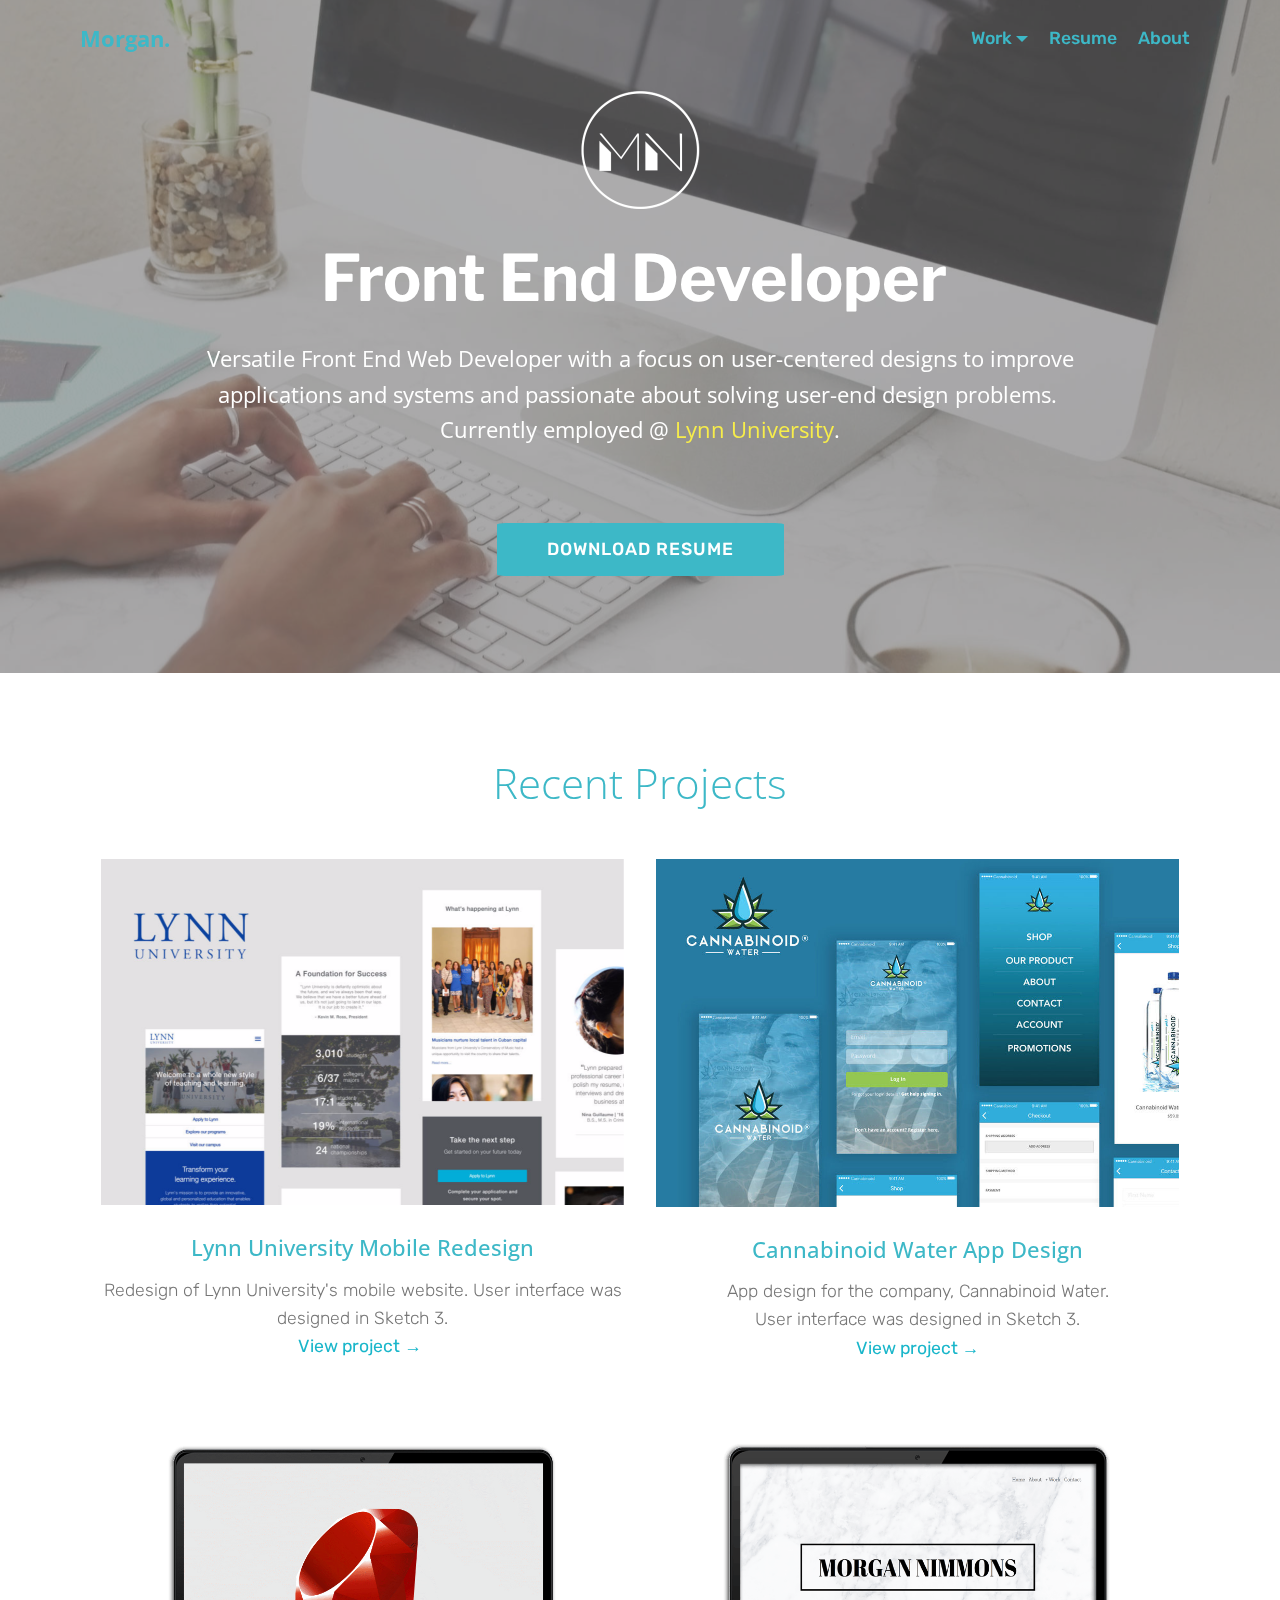
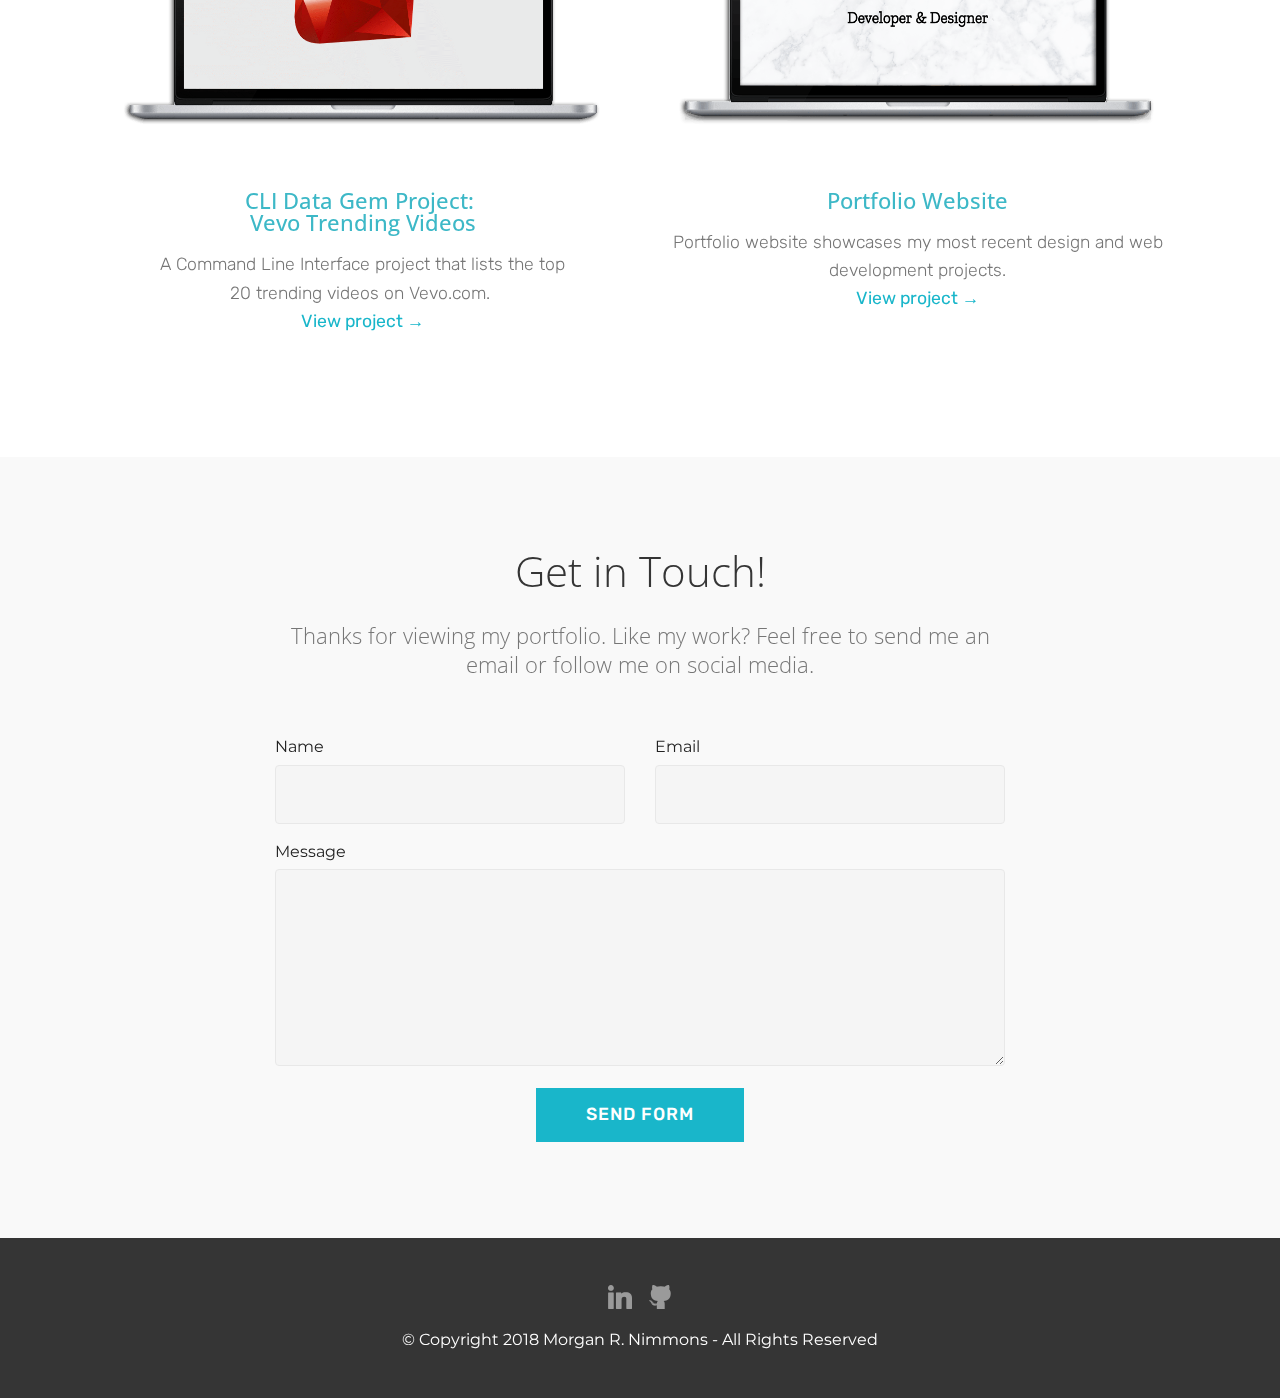
<file: index.html>
<!DOCTYPE html>
<html >
<head>
  <!-- Site made with Mobirise Website Builder v4.8.1, https://mobirise.com -->
  <meta charset="UTF-8">
  <meta http-equiv="X-UA-Compatible" content="IE=edge">
  <meta name="generator" content="Mobirise v4.8.1, mobirise.com">
  <meta name="viewport" content="width=device-width, initial-scale=1, minimum-scale=1">
  <link rel="shortcut icon" href="assets/images/asset-63x-128x127.png" type="image/x-icon">
  <meta name="description" content="">
  <title>Home</title>
  <link rel="stylesheet" href="assets/web/assets/mobirise-icons/mobirise-icons.css">
  <link rel="stylesheet" href="assets/tether/tether.min.css">
  <link rel="stylesheet" href="assets/bootstrap/css/bootstrap.min.css">
  <link rel="stylesheet" href="assets/bootstrap/css/bootstrap-grid.min.css">
  <link rel="stylesheet" href="assets/bootstrap/css/bootstrap-reboot.min.css">
  <link rel="stylesheet" href="assets/dropdown/css/style.css">
  <link rel="stylesheet" href="assets/socicon/css/styles.css">
  <link rel="stylesheet" href="assets/theme/css/style.css">
  <link rel="stylesheet" href="assets/mobirise/css/mbr-additional.css" type="text/css">
  
  
  
</head>
<body>
  <section class="menu cid-qZUlfC2FsL" once="menu" id="menu2-8">

    

    <nav class="navbar navbar-expand beta-menu navbar-dropdown align-items-center navbar-fixed-top navbar-toggleable-sm bg-color transparent">
        <button class="navbar-toggler navbar-toggler-right" type="button" data-toggle="collapse" data-target="#navbarSupportedContent" aria-controls="navbarSupportedContent" aria-expanded="false" aria-label="Toggle navigation">
            <div class="hamburger">
                <span></span>
                <span></span>
                <span></span>
                <span></span>
            </div>
        </button>
        <div class="menu-logo">
            <div class="navbar-brand">
                
                <span class="navbar-caption-wrap"><a class="navbar-caption text-secondary display-5" href="index.html">Morgan.</a></span>
            </div>
        </div>
        <div class="collapse navbar-collapse" id="navbarSupportedContent">
            <ul class="navbar-nav nav-dropdown nav-right" data-app-modern-menu="true"><li class="nav-item dropdown open"><a class="nav-link link text-secondary dropdown-toggle display-4" href="design.html" aria-expanded="true" data-toggle="dropdown-submenu">
                        Work</a><div class="dropdown-menu"><a class="text-secondary dropdown-item display-4" href="design.html" aria-expanded="false">Design</a><a class="text-secondary dropdown-item display-4" href="web-development.html" aria-expanded="false">Web Development</a></div></li>
                <li class="nav-item">
                    <a class="nav-link link text-secondary display-4" href="https://mobirise.com">
                        Resume</a>
                </li><li class="nav-item"><a class="nav-link link text-secondary display-4" href="about.html" target="_blank">
                        About</a></li></ul>
            
        </div>
    </nav>
</section>

<section class="engine"><a href="https://mobiri.se">Mobirise</a></section><section class="cid-qZTMeoVr5c mbr-parallax-background" id="header2-7">

    

    <div class="mbr-overlay" style="opacity: 0.6; background-color: rgb(118, 118, 118);"></div>

    <div class="container align-center">
        <div class="row justify-content-md-center">
            <div class="mbr-white col-md-10">
                <a href="#"><img class="home-logo" src="assets/images/white-logo-thicker-120x120.png" alt="" title=""></a>
                <h1 class="mbr-section-title mbr-bold pb-3 mbr-fonts-style display-1">Front End Developer&nbsp;</h1>
                
                <p class="mbr-text pb-3 mbr-fonts-style display-5">Versatile Front End Web Developer with a focus on user-centered designs to improve applications and systems and passionate about solving user-end design problems.&nbsp;<br>Currently employed @ <a href="https://www.lynn.edu/" target="_blank" class="text-success">Lynn University</a>.<br><br></p>
                <div class="mbr-section-btn"><a class="btn btn-md btn-secondary display-4" href="https://mobirise.com">DOWNLOAD RESUME</a></div>
            </div>
        </div>
    </div>
    
</section>

<section class="mbr-section content4 cid-qZUBR0NLD5" id="content4-j">

    

    <div class="container">
        <div class="media-container-row">
            <div class="title col-12 col-md-8">
                <h2 class="align-center pb-3 mbr-fonts-style display-2">
                    Recent Projects</h2>
                
                
            </div>
        </div>
    </div>
</section>

<section class="features2 cid-qZUBrOh5GE" id="features2-h">

    

    
    
    <div class="container">
        <div class="media-container-row">
            <div class="card p-3 col-12 col-md-6">
                <div class="card-wrapper">
                    <div class="card-img">
                        <a href="lynn-university-redesign.html"><img src="assets/images/lynn-u-project-cover-7-1014x1276.jpg" alt="Lynn University Mobile Redesign" title=""></a>
                    </div>
                    <div class="card-box">
                        <h4 class="card-title pb-3 mbr-fonts-style display-5">
                            Lynn University Mobile Redesign</h4>
                        <p class="mbr-text mbr-fonts-style display-4">
                            Redesign of Lynn University's mobile website. User interface was designed in Sketch 3. <br><a href="lynn-university-redesign.html">View project →</a>&nbsp;</p>
                    </div>
                </div>
            </div>

            <div class="card p-3 col-12 col-md-6">
                <div class="card-wrapper">
                    <div class="card-img">
                        <a href="cannabinoid-water-app.html"><img src="assets/images/cannabinoid-app-cover-1006x669.jpg" alt="Cannabinoid Water App" title=""></a>
                    </div>
                    <div class="card-box ">
                        <h4 class="card-title pb-3 mbr-fonts-style display-5">
                            Cannabinoid Water App Design</h4>
                        <p class="mbr-text mbr-fonts-style display-4">App design for the company, Cannabinoid Water.<br>User interface was designed in Sketch 3.<br><a href="cannabinoid-water-app.html">View project →</a></p>
                    </div>
                </div>
            </div>

            

            
        </div>
    </div>
</section>

<section class="features2 cid-qZUBxNEbOH" id="features2-i">

    

    
    
    <div class="container">
        <div class="media-container-row">
            <div class="card p-3 col-12 col-md-6">
                <div class="card-wrapper">
                    <div class="card-img">
                        <a href="https://github.com/mnimmz/vevo-trending-cli-app" target="_blank"><img src="assets/images/ruby-project-1-1006x669.png" alt="Vevo Trending Videos" title=""></a>
                    </div>
                    <div class="card-box">
                        <h4 class="card-title pb-3 mbr-fonts-style display-5">CLI Data Gem Project:&nbsp;<div>Vevo Trending Videos</div></h4>
                        <p class="mbr-text mbr-fonts-style display-4">
                            A Command Line Interface project that lists the top<br>20 trending videos on Vevo.com.&nbsp;<br><a href="https://github.com/mnimmz/vevo-trending-cli-app" target="_blank">View project →</a></p>
                    </div>
                </div>
            </div>

            <div class="card p-3 col-12 col-md-6">
                <div class="card-wrapper">
                    <div class="card-img">
                        <a href="http://morgannimmons.com/" target="_blank"><img src="assets/images/mrn-portfolio-laptop-mock-1-1006x669.png" alt="Portfolio website" title=""></a>
                    </div>
                    <div class="card-box ">
                        <h4 class="card-title pb-3 mbr-fonts-style display-5">
                            Portfolio Website</h4>
                        <p class="mbr-text mbr-fonts-style display-4">
                            Portfolio website showcases my most recent design and web development projects.<br><a href="http://morgannimmons.com/" target="_blank">View project →</a>
                        </p>
                    </div>
                </div>
            </div>

            

            
        </div>
    </div>
</section>

<section class="mbr-section form1 cid-qZUHeFljw8" id="form1-k">

    

    
    <div class="container">
        <div class="row justify-content-center">
            <div class="title col-12 col-lg-8">
                <h2 class="mbr-section-title align-center pb-3 mbr-fonts-style display-2">
                    Get in Touch!</h2>
                <h3 class="mbr-section-subtitle align-center mbr-light pb-3 mbr-fonts-style display-5">Thanks for viewing my portfolio. Like my work? Feel free to send me an email or follow me on social media.</h3>
            </div>
        </div>
    </div>
    <div class="container">
        <div class="row justify-content-center">
            <div class="media-container-column col-lg-8" data-form-type="formoid">
                    <div data-form-alert="" hidden="">Thanks for filling out the form!</div>
            
                    <form class="mbr-form" action="https://mobirise.com/" method="post" data-form-title="Mobirise Form"><input type="hidden" name="email" data-form-email="true" value="1UMLoBksdck97iDUNZ+D4kVrshJEhtWWcIO5u88ynbaOIblxmHlCOqqKsCz0A59kuac/sLZLJCFzjs6sfptXqISRjjRUsXuKEkjgrKya65jqTsrZlIjzlMj6mYE8ISbu" data-form-field="Email">
                        <div class="row row-sm-offset">
                            <div class="col-md-4 multi-horizontal" data-for="name">
                                <div class="form-group">
                                    <label class="form-control-label mbr-fonts-style display-7" for="name-form1-k">Name</label>
                                    <input type="text" class="form-control" name="name" data-form-field="Name" required="" id="name-form1-k">
                                </div>
                            </div>
                            <div class="col-md-4 multi-horizontal" data-for="email">
                                <div class="form-group">
                                    <label class="form-control-label mbr-fonts-style display-7" for="email-form1-k">Email</label>
                                    <input type="email" class="form-control" name="email" data-form-field="Email" required="" id="email-form1-k">
                                </div>
                            </div>
                            
                        </div>
                        <div class="form-group" data-for="message">
                            <label class="form-control-label mbr-fonts-style display-7" for="message-form1-k">Message</label>
                            <textarea type="text" class="form-control" name="message" rows="7" data-form-field="Message" id="message-form1-k"></textarea>
                        </div>
            
                        <span class="input-group-btn"><button href="" type="submit" class="btn btn-primary btn-form display-4">SEND FORM</button></span>
                    </form>
            </div>
        </div>
    </div>
</section>

<section once="" class="cid-r3oUou8b9C" id="footer7-5n">

    

    

    <div class="container">
        <div class="media-container-row align-center mbr-white">
            
            <div class="row social-row">
                <div class="social-list align-right pb-2">
                    
                    
                    
                    
                    
                    
                <div class="soc-item">
                        <a href="https://www.linkedin.com/in/mnimmons/" target="_blank">
                            <span class="mbr-iconfont mbr-iconfont-social socicon-linkedin socicon"></span>
                        </a>
                    </div><div class="soc-item">
                        <a href="https://github.com/mnimmz" target="_blank">
                            <span class="mbr-iconfont mbr-iconfont-social socicon-github socicon"></span>
                        </a>
                    </div></div>
            </div>
            <div class="row row-copirayt">
                <p class="mbr-text mb-0 mbr-fonts-style mbr-white align-center display-7">
                    © Copyright 2018 Morgan R. Nimmons - All Rights Reserved
                </p>
            </div>
        </div>
    </div>
</section>


  <script src="assets/web/assets/jquery/jquery.min.js"></script>
  <script src="assets/popper/popper.min.js"></script>
  <script src="assets/tether/tether.min.js"></script>
  <script src="assets/bootstrap/js/bootstrap.min.js"></script>
  <script src="assets/smoothscroll/smooth-scroll.js"></script>
  <script src="assets/dropdown/js/script.min.js"></script>
  <script src="assets/touchswipe/jquery.touch-swipe.min.js"></script>
  <script src="assets/parallax/jarallax.min.js"></script>
  <script src="assets/theme/js/script.js"></script>
  <script src="assets/formoid/formoid.min.js"></script>
  
  
 <div id="scrollToTop" class="scrollToTop mbr-arrow-up"><a style="text-align: center;"><i></i></a></div>
  </body>
</html>
</file>
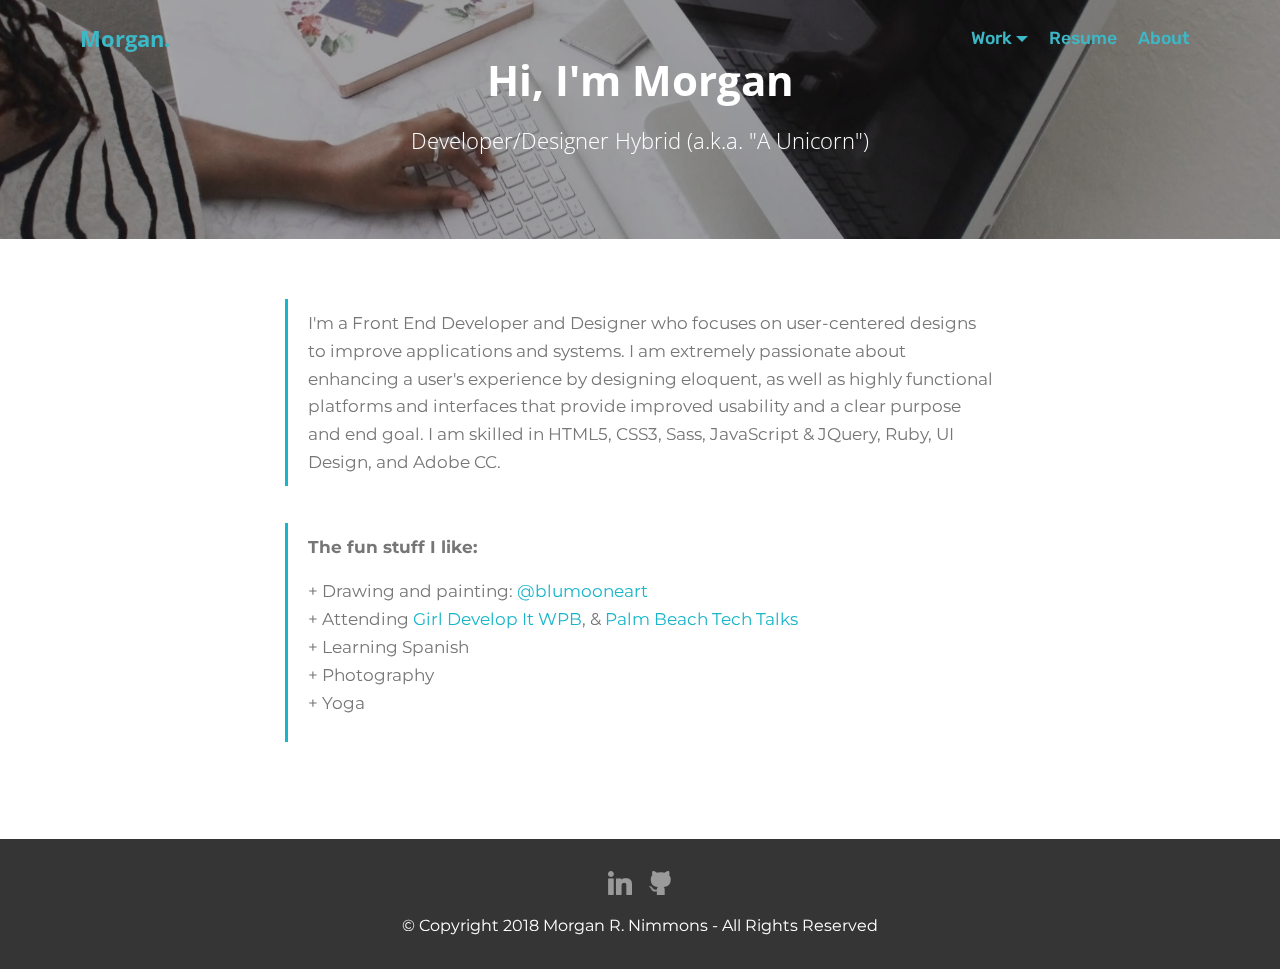
<file: about.html>
<!DOCTYPE html>
<html >
<head>
  <!-- Site made with Mobirise Website Builder v4.8.1, https://mobirise.com -->
  <meta charset="UTF-8">
  <meta http-equiv="X-UA-Compatible" content="IE=edge">
  <meta name="generator" content="Mobirise v4.8.1, mobirise.com">
  <meta name="viewport" content="width=device-width, initial-scale=1, minimum-scale=1">
  <link rel="shortcut icon" href="assets/images/asset-63x-128x127.png" type="image/x-icon">
  <meta name="description" content="Web Creator Description">
  <title>About</title>
  <link rel="stylesheet" href="assets/web/assets/mobirise-icons/mobirise-icons.css">
  <link rel="stylesheet" href="assets/tether/tether.min.css">
  <link rel="stylesheet" href="assets/bootstrap/css/bootstrap.min.css">
  <link rel="stylesheet" href="assets/bootstrap/css/bootstrap-grid.min.css">
  <link rel="stylesheet" href="assets/bootstrap/css/bootstrap-reboot.min.css">
  <link rel="stylesheet" href="assets/socicon/css/styles.css">
  <link rel="stylesheet" href="assets/dropdown/css/style.css">
  <link rel="stylesheet" href="assets/theme/css/style.css">
  <link rel="stylesheet" href="assets/mobirise/css/mbr-additional.css" type="text/css">
  
  
  
</head>
<body>
  <section class="menu cid-qZUlfC2FsL" once="menu" id="menu2-n">

    

    <nav class="navbar navbar-expand beta-menu navbar-dropdown align-items-center navbar-fixed-top navbar-toggleable-sm bg-color transparent">
        <button class="navbar-toggler navbar-toggler-right" type="button" data-toggle="collapse" data-target="#navbarSupportedContent" aria-controls="navbarSupportedContent" aria-expanded="false" aria-label="Toggle navigation">
            <div class="hamburger">
                <span></span>
                <span></span>
                <span></span>
                <span></span>
            </div>
        </button>
        <div class="menu-logo">
            <div class="navbar-brand">
                
                <span class="navbar-caption-wrap"><a class="navbar-caption text-secondary display-5" href="index.html">Morgan.</a></span>
            </div>
        </div>
        <div class="collapse navbar-collapse" id="navbarSupportedContent">
            <ul class="navbar-nav nav-dropdown nav-right" data-app-modern-menu="true"><li class="nav-item dropdown open"><a class="nav-link link text-secondary dropdown-toggle display-4" href="design.html" aria-expanded="true" data-toggle="dropdown-submenu">
                        Work</a><div class="dropdown-menu"><a class="text-secondary dropdown-item display-4" href="design.html" aria-expanded="false">Design</a><a class="text-secondary dropdown-item display-4" href="web-development.html" aria-expanded="false">Web Development</a></div></li>
                <li class="nav-item">
                    <a class="nav-link link text-secondary display-4" href="https://mobirise.com">
                        Resume</a>
                </li><li class="nav-item"><a class="nav-link link text-secondary display-4" href="about.html" target="_blank">
                        About</a></li></ul>
            
        </div>
    </nav>
</section>

<section class="engine"><a href="https://mobiri.se/t">amp templates</a></section><section class="mbr-section content5 cid-qZYTw3rf5N mbr-parallax-background" id="content5-q">

    

    <div class="mbr-overlay" style="opacity: 0.4; background-color: rgb(35, 35, 35);">
    </div>

    <div class="container">
        <div class="media-container-row">
            <div class="title col-12 col-md-8">
                <h2 class="align-center mbr-bold mbr-white pb-3 mbr-fonts-style display-2">
                    Hi, I'm Morgan</h2>
                <h3 class="mbr-section-subtitle align-center mbr-light mbr-white pb-3 mbr-fonts-style display-5">Developer/Designer Hybrid (a.k.a. "A Unicorn")</h3>
                
                
            </div>
        </div>
    </div>
</section>

<section class="mbr-section article content1 cid-r3oM3ckUV1" id="content2-5l">

     

    <div class="container">
        <div class="media-container-row">
            <div class="mbr-text col-12 col-md-8 mbr-fonts-style display-7">
                <blockquote><span style="font-style: normal;">I'm a Front End Developer and Designer who focuses on user-centered designs to improve applications and systems. I am extremely passionate about enhancing a user's experience by designing eloquent, as well as highly functional platforms and interfaces that provide improved usability and a clear purpose and end goal.&nbsp;</span><span style="font-size: 1.09rem; font-style: normal;">I am skilled in HTML5, CSS3, Sass, JavaScript &amp; JQuery, Ruby, UI Design, and Adobe CC.&nbsp;</span></blockquote><blockquote><p><span style="font-size: 1.09rem; font-style: normal;"><strong>The fun stuff I like: &nbsp; &nbsp;</strong></span></p><p><span style="font-size: 1.09rem; font-style: normal;">+ Drawing and painting: <a href="https://www.instagram.com/blumooneart/" target="_blank">@blumooneart</a><br></span><span style="font-style: normal; font-size: 1.09rem;">+ Attending <a href="https://www.meetup.com/Girl-Develop-It-West-Palm-Beach/" target="_blank">Girl Develop It WPB</a>, &amp; <a href="https://www.meetup.com/Palm-Beach-Tech-Talks/" target="_blank">Palm Beach Tech Talks</a><br></span><span style="font-style: normal; font-size: 1.09rem;">+ Learning Spanish<br></span><span style="font-style: normal; font-size: 1.09rem;">+ Photography<br></span><span style="font-style: normal; font-size: 1.09rem;">+ Yoga</span></p></blockquote>
            </div>
        </div>
    </div>
</section>

<section once="" class="cid-qZUHXyUXUQ" id="footer7-o">

    

    

    <div class="container">
        <div class="media-container-row align-center mbr-white">
            
            <div class="row social-row">
                <div class="social-list align-right pb-2">
                    
                    
                    
                    
                    
                    
                <div class="soc-item">
                        <a href="https://www.linkedin.com/in/mnimmons/" target="_blank">
                            <span class="mbr-iconfont mbr-iconfont-social socicon-linkedin socicon"></span>
                        </a>
                    </div><div class="soc-item">
                        <a href="https://github.com/mnimmz" target="_blank">
                            <span class="mbr-iconfont mbr-iconfont-social socicon-github socicon"></span>
                        </a>
                    </div></div>
            </div>
            <div class="row row-copirayt">
                <p class="mbr-text mb-0 mbr-fonts-style mbr-white align-center display-7">
                    © Copyright 2018 Morgan R. Nimmons - All Rights Reserved
                </p>
            </div>
        </div>
    </div>
</section>


  <script src="assets/web/assets/jquery/jquery.min.js"></script>
  <script src="assets/popper/popper.min.js"></script>
  <script src="assets/tether/tether.min.js"></script>
  <script src="assets/bootstrap/js/bootstrap.min.js"></script>
  <script src="assets/dropdown/js/script.min.js"></script>
  <script src="assets/touchswipe/jquery.touch-swipe.min.js"></script>
  <script src="assets/parallax/jarallax.min.js"></script>
  <script src="assets/smoothscroll/smooth-scroll.js"></script>
  <script src="assets/theme/js/script.js"></script>
  
  
 <div id="scrollToTop" class="scrollToTop mbr-arrow-up"><a style="text-align: center;"><i></i></a></div>
  </body>
</html>
</file>
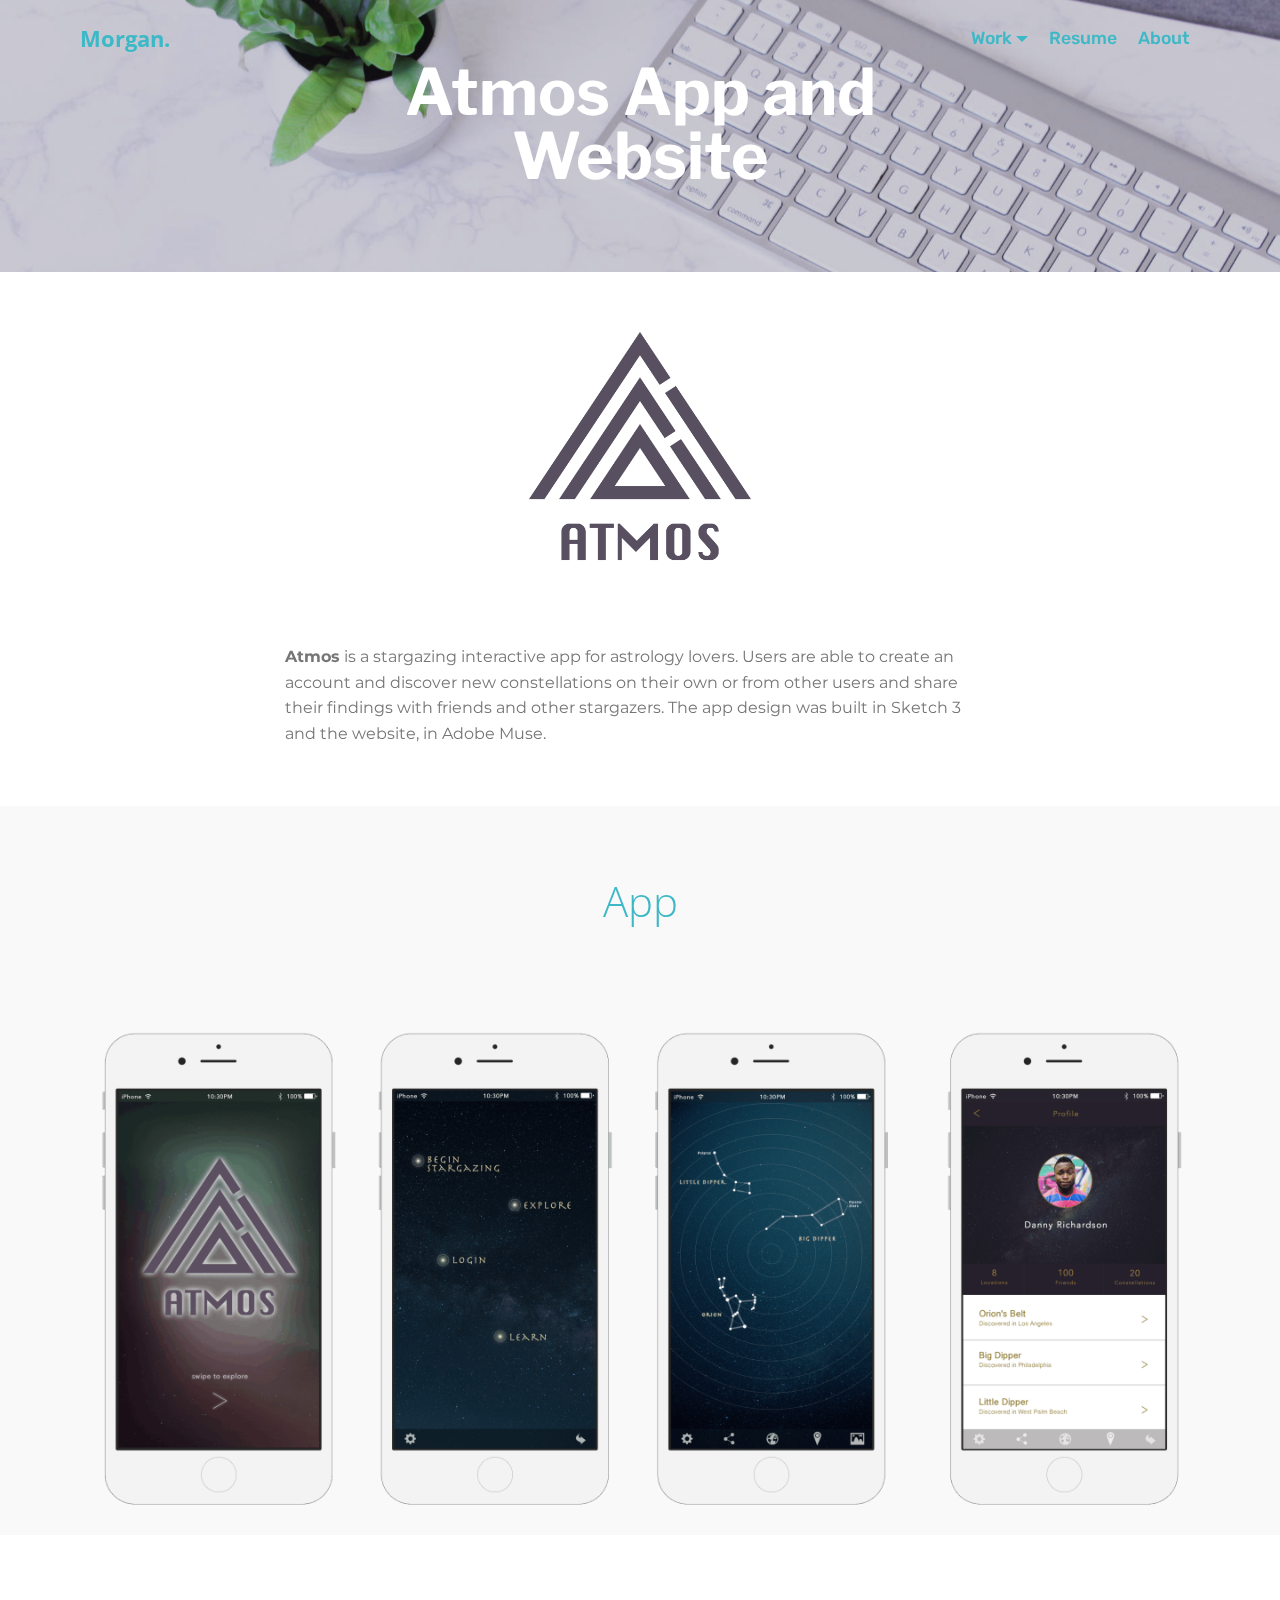
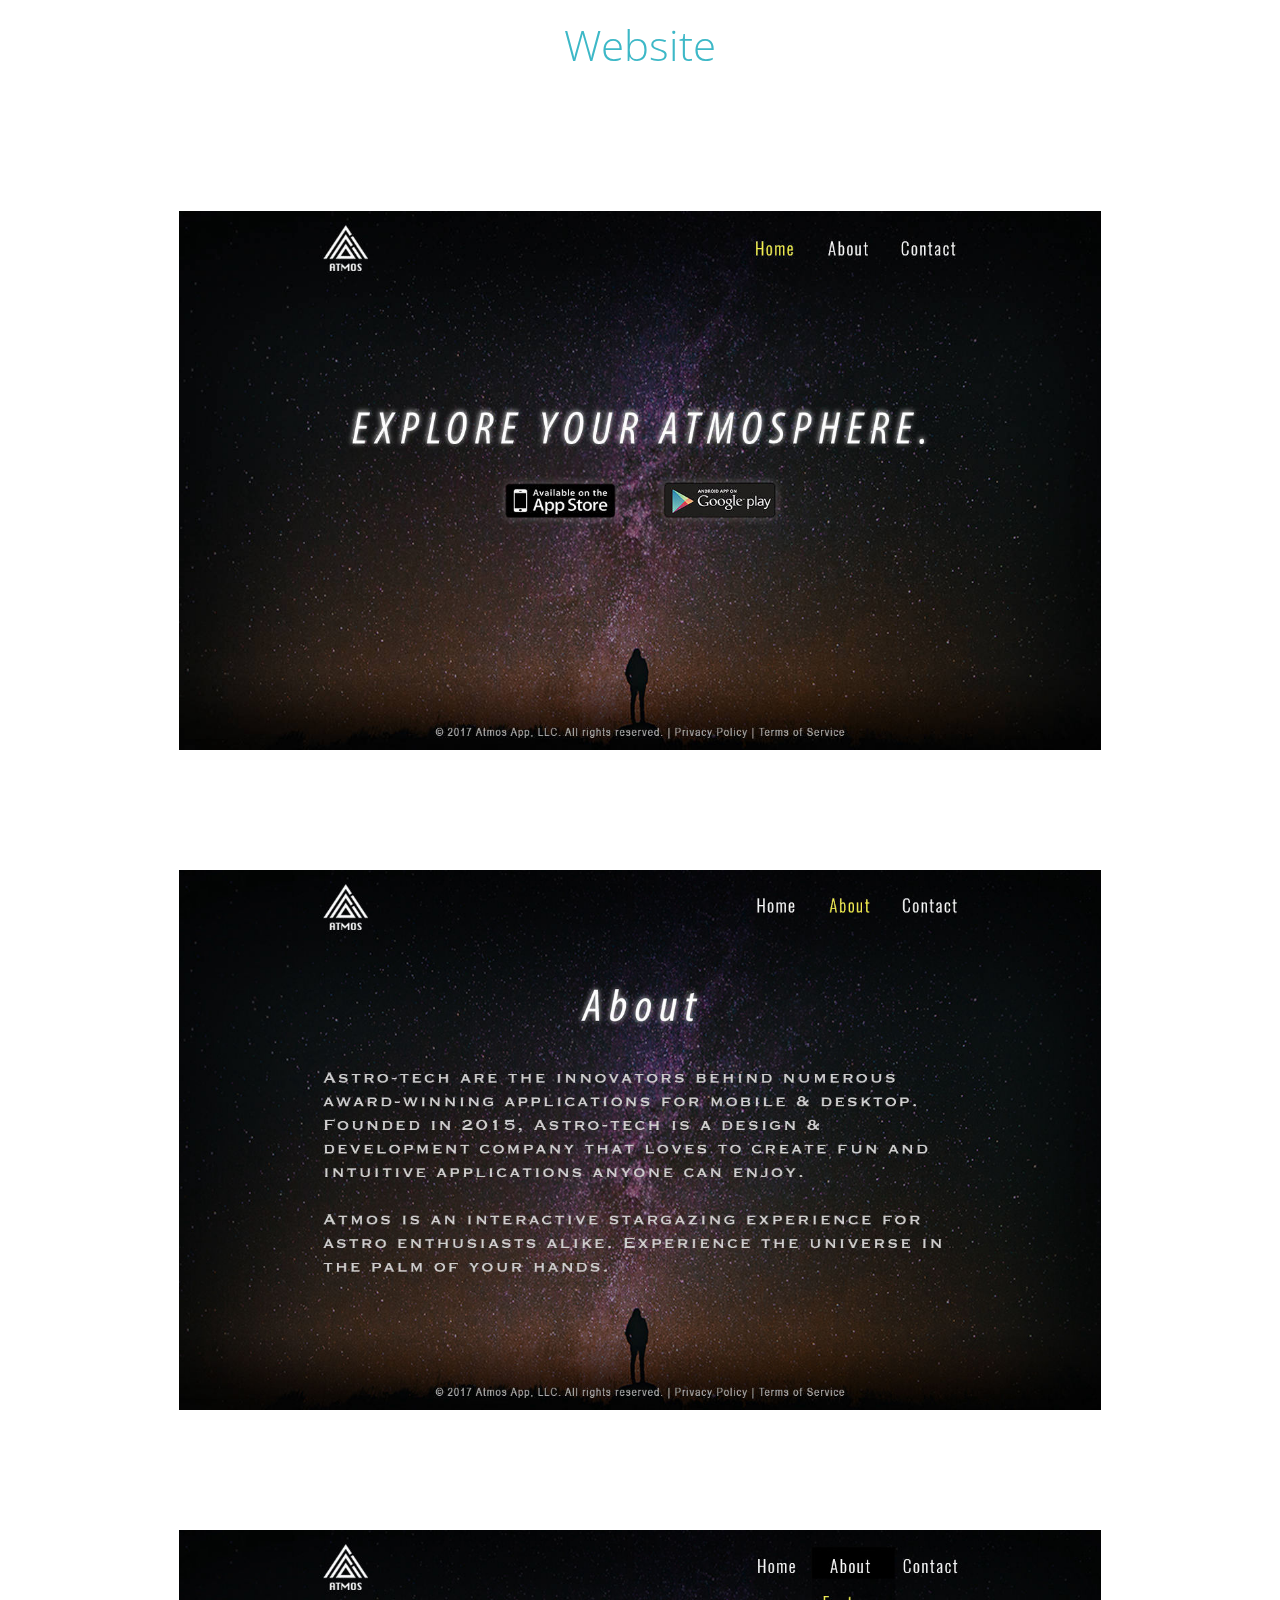
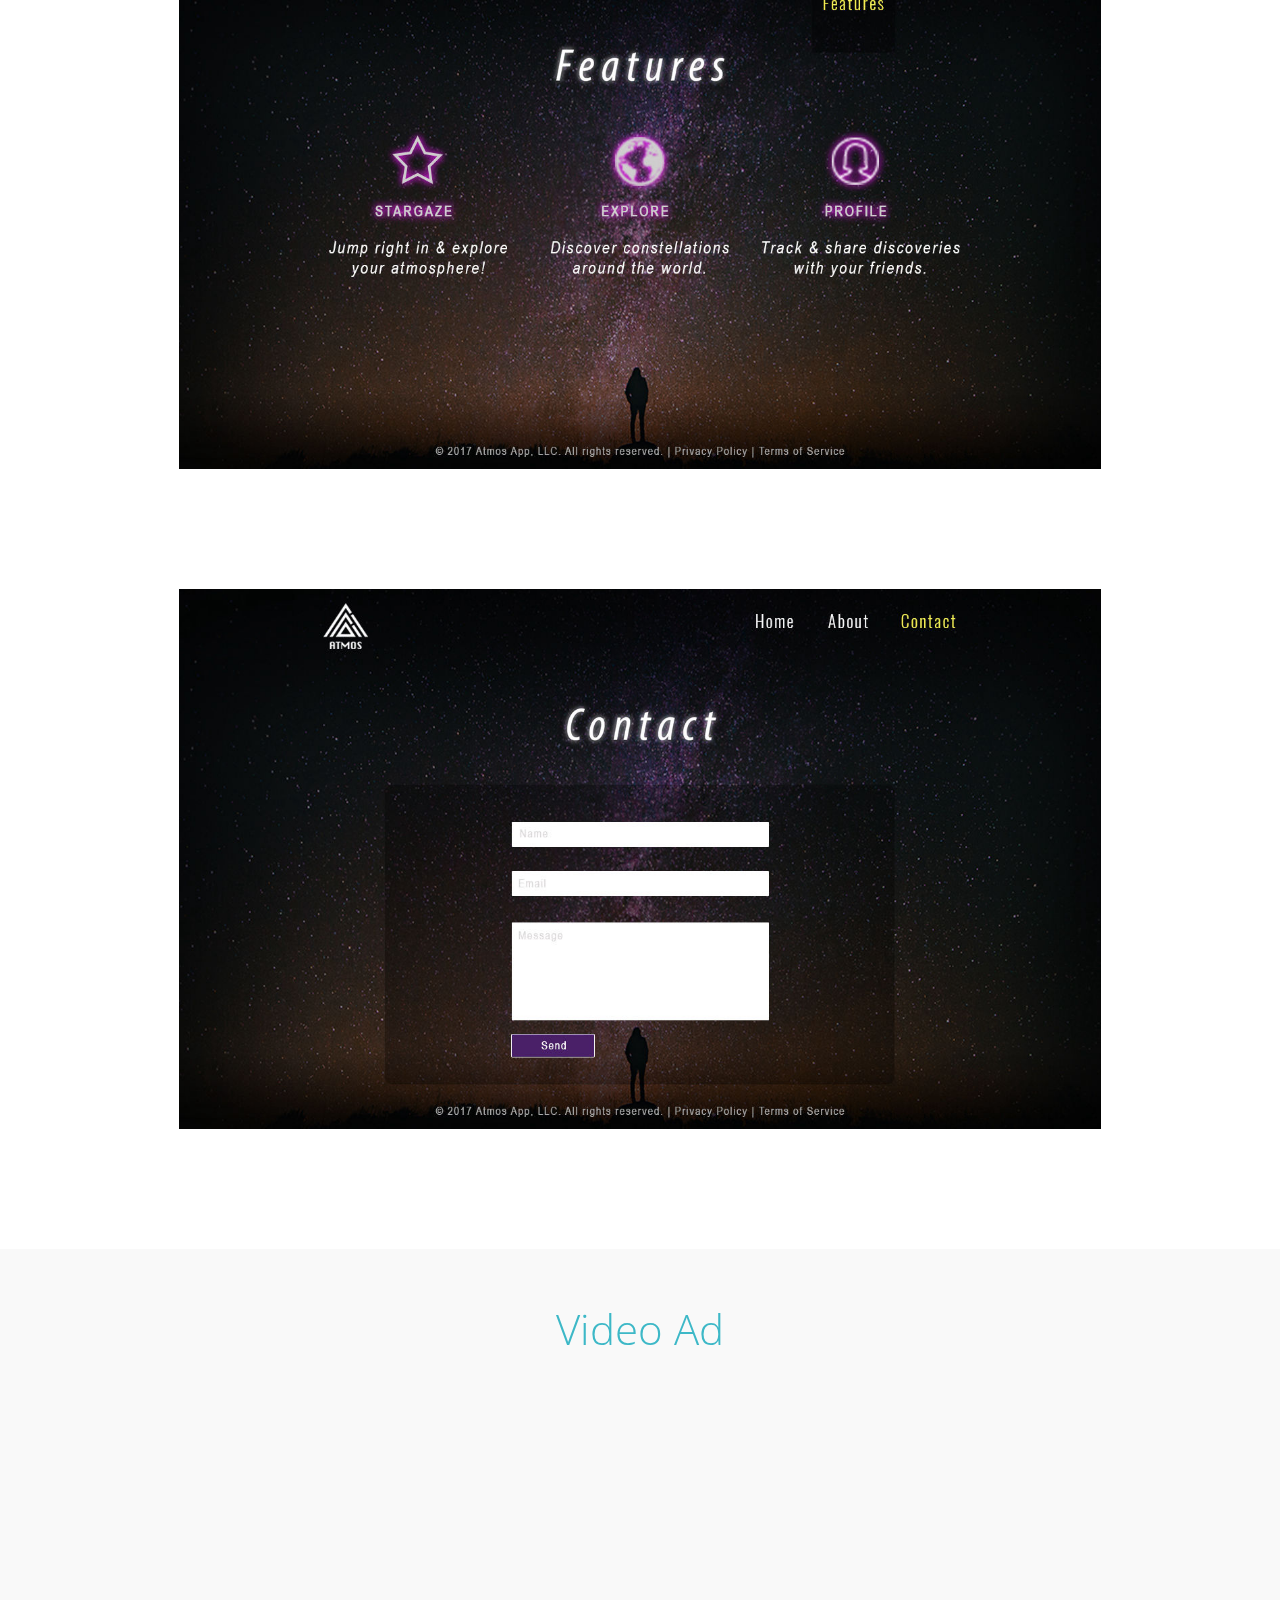
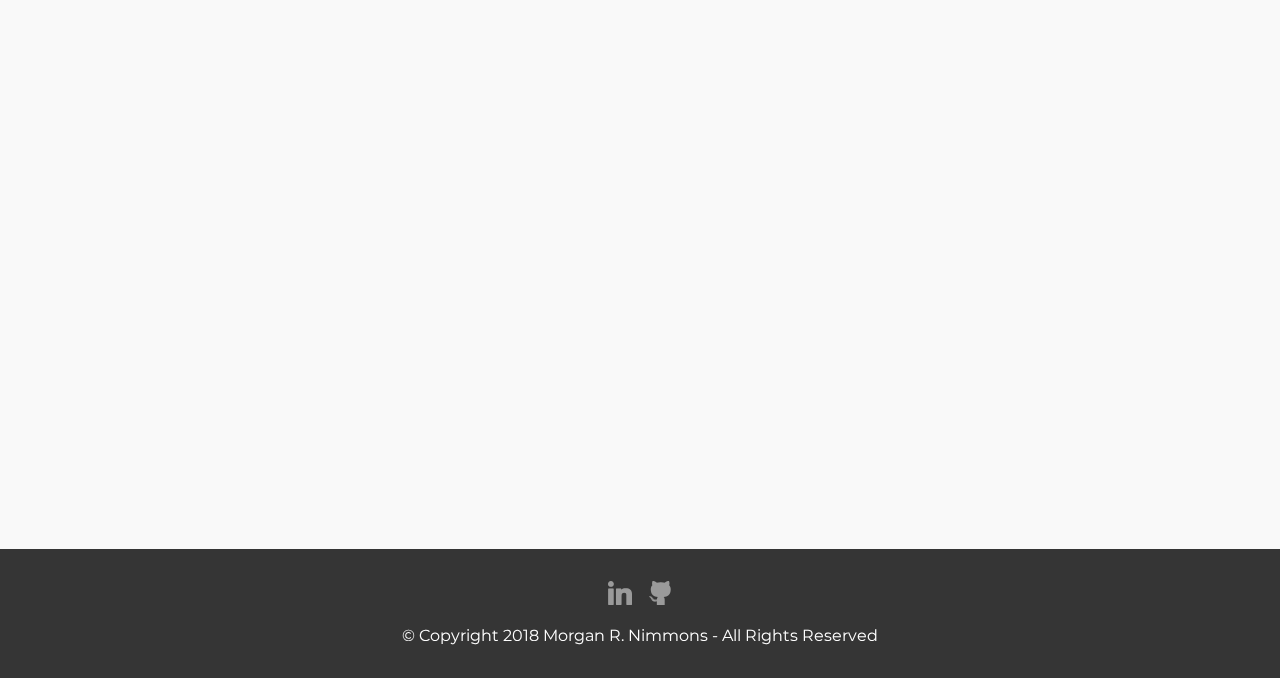
<file: atmos-app.html>
<!DOCTYPE html>
<html >
<head>
  <!-- Site made with Mobirise Website Builder v4.8.1, https://mobirise.com -->
  <meta charset="UTF-8">
  <meta http-equiv="X-UA-Compatible" content="IE=edge">
  <meta name="generator" content="Mobirise v4.8.1, mobirise.com">
  <meta name="viewport" content="width=device-width, initial-scale=1, minimum-scale=1">
  <link rel="shortcut icon" href="assets/images/asset-63x-128x127.png" type="image/x-icon">
  <meta name="description" content="Web Site Maker Description">
  <title>Atmos App</title>
  <link rel="stylesheet" href="assets/web/assets/mobirise-icons/mobirise-icons.css">
  <link rel="stylesheet" href="assets/tether/tether.min.css">
  <link rel="stylesheet" href="assets/bootstrap/css/bootstrap.min.css">
  <link rel="stylesheet" href="assets/bootstrap/css/bootstrap-grid.min.css">
  <link rel="stylesheet" href="assets/bootstrap/css/bootstrap-reboot.min.css">
  <link rel="stylesheet" href="assets/socicon/css/styles.css">
  <link rel="stylesheet" href="assets/dropdown/css/style.css">
  <link rel="stylesheet" href="assets/theme/css/style.css">
  <link rel="stylesheet" href="assets/mobirise/css/mbr-additional.css" type="text/css">
  
  
  
</head>
<body>
  <section class="menu cid-r3ieI0vOj0" once="menu" id="menu2-2t">

    

    <nav class="navbar navbar-expand beta-menu navbar-dropdown align-items-center navbar-fixed-top navbar-toggleable-sm bg-color transparent">
        <button class="navbar-toggler navbar-toggler-right" type="button" data-toggle="collapse" data-target="#navbarSupportedContent" aria-controls="navbarSupportedContent" aria-expanded="false" aria-label="Toggle navigation">
            <div class="hamburger">
                <span></span>
                <span></span>
                <span></span>
                <span></span>
            </div>
        </button>
        <div class="menu-logo">
            <div class="navbar-brand">
                
                <span class="navbar-caption-wrap"><a class="navbar-caption text-secondary display-5" href="index.html">Morgan.</a></span>
            </div>
        </div>
        <div class="collapse navbar-collapse" id="navbarSupportedContent">
            <ul class="navbar-nav nav-dropdown nav-right" data-app-modern-menu="true"><li class="nav-item dropdown open"><a class="nav-link link text-secondary dropdown-toggle display-4" href="design.html" aria-expanded="true" data-toggle="dropdown-submenu">
                        Work</a><div class="dropdown-menu"><a class="text-secondary dropdown-item display-4" href="design.html" aria-expanded="false">Design</a><a class="text-secondary dropdown-item display-4" href="web-development.html" aria-expanded="false">Web Development</a></div></li>
                <li class="nav-item">
                    <a class="nav-link link text-secondary display-4" href="https://mobirise.com">
                        Resume</a>
                </li><li class="nav-item"><a class="nav-link link text-secondary display-4" href="about.html" target="_blank">
                        About</a></li></ul>
            
        </div>
    </nav>
</section>

<section class="engine"><a href="https://mobiri.se/z">best free html templates</a></section><section class="mbr-section content5 cid-r3ieI12gLK mbr-parallax-background" id="content5-2u">

    

    <div class="mbr-overlay" style="opacity: 0.2; background-color: rgb(53, 53, 53);">
    </div>

    <div class="container">
        <div class="media-container-row">
            <div class="title col-12 col-md-8">
                <h2 class="align-center mbr-bold mbr-white pb-3 mbr-fonts-style display-1">Atmos App and Website</h2>
                
                
                
            </div>
        </div>
    </div>
</section>

<section class="cid-r3ify5bRDx" id="image2-33">

    

    <figure class="mbr-figure container">
        <div class="image-block" style="width: 20%;">
            <img src="assets/images/project-1-logo-project-860x976.png" alt="Mobirise" title="">
            
        </div>
    </figure>
</section>

<section class="mbr-section article content1 cid-r3ig0hTExx" id="content1-34">
    
     

    <div class="container">
        <div class="media-container-row">
            <div class="mbr-text col-12 col-md-8 mbr-fonts-style display-7"><strong>Atmos</strong>&nbsp;is a stargazing interactive app for astrology lovers. Users are able to create an account and discover new constellations on their own or from other users and share their findings with friends and other stargazers. The app design was built in Sketch 3 and the website, in Adobe Muse.</div>
        </div>
    </div>
</section>

<section class="mbr-section content4 cid-r3iyiaSRCD" id="content4-35">

    

    <div class="container">
        <div class="media-container-row">
            <div class="title col-12 col-md-8">
                <h2 class="align-center pb-3 mbr-fonts-style display-2">App</h2>
                
                
            </div>
        </div>
    </div>
</section>

<section class="cid-r3ieI2NRBJ" id="image2-2z">

    

    <figure class="mbr-figure">
        <div class="image-block" style="width: 100%;">
            <img src="assets/images/atmos-phone-screen-2880x1188.png" alt="Mobirise" title="">
            
        </div>
    </figure>
</section>

<section class="mbr-section content4 cid-r3iHBq4GmH" id="content4-3k">

    

    <div class="container">
        <div class="media-container-row">
            <div class="title col-12 col-md-8">
                <h2 class="align-center pb-3 mbr-fonts-style display-2">Website</h2>
                
                
            </div>
        </div>
    </div>
</section>

<section class="cid-r3iDgGzWuw" id="image2-3g">

    

    <figure class="mbr-figure container">
        <div class="image-block" style="width: 83%;">
            <img src="assets/images/atmos-home-1366x800.jpg" alt="Mobirise" title="">
            
        </div>
    </figure>
</section>

<section class="cid-r3iDw3iQNc" id="image2-3h">

    

    <figure class="mbr-figure container">
        <div class="image-block" style="width: 83%;">
            <img src="assets/images/atmos-about-1366x800.jpg" alt="Mobirise" title="">
            
        </div>
    </figure>
</section>

<section class="cid-r3iFWwquO3" id="image2-3i">

    

    <figure class="mbr-figure container">
        <div class="image-block" style="width: 83%;">
            <img src="assets/images/atmos-features-1366x800.jpg" alt="Mobirise" title="">
            
        </div>
    </figure>
</section>

<section class="cid-r3iGkIhI6W" id="image2-3j">

    

    <figure class="mbr-figure container">
        <div class="image-block" style="width: 83%;">
            <img src="assets/images/atmos-contact-1366x800.jpg" alt="Mobirise" title="">
            
        </div>
    </figure>
</section>

<section class="mbr-section content4 cid-r3lEaKofYr" id="content4-5h">

    

    <div class="container">
        <div class="media-container-row">
            <div class="title col-12 col-md-8">
                <h2 class="align-center pb-3 mbr-fonts-style display-2">
                    Video Ad</h2>
                
                
            </div>
        </div>
    </div>
</section>

<section class="cid-r3lEgOD1pW" id="video2-5i">

    
    
    <figure class="mbr-figure align-center container">
        <div class="video-block" style="width: 100%;">
            <div><iframe class="mbr-embedded-video" src="https://www.youtube.com/embed/wWdYDf2KuYU?rel=0&amp;amp;showinfo=0&amp;autoplay=0&amp;loop=0" width="1280" height="720" frameborder="0" allowfullscreen></iframe></div>
        </div>
    </figure>
</section>

<section once="" class="cid-r3ieI3O6KY" id="footer7-32">

    

    

    <div class="container">
        <div class="media-container-row align-center mbr-white">
            
            <div class="row social-row">
                <div class="social-list align-right pb-2">
                    
                    
                    
                    
                    
                    
                <div class="soc-item">
                        <a href="https://www.linkedin.com/in/mnimmons/" target="_blank">
                            <span class="mbr-iconfont mbr-iconfont-social socicon-linkedin socicon"></span>
                        </a>
                    </div><div class="soc-item">
                        <a href="https://github.com/mnimmz" target="_blank">
                            <span class="mbr-iconfont mbr-iconfont-social socicon-github socicon"></span>
                        </a>
                    </div></div>
            </div>
            <div class="row row-copirayt">
                <p class="mbr-text mb-0 mbr-fonts-style mbr-white align-center display-7">
                    © Copyright 2018 Morgan R. Nimmons - All Rights Reserved
                </p>
            </div>
        </div>
    </div>
</section>


  <script src="assets/web/assets/jquery/jquery.min.js"></script>
  <script src="assets/popper/popper.min.js"></script>
  <script src="assets/tether/tether.min.js"></script>
  <script src="assets/bootstrap/js/bootstrap.min.js"></script>
  <script src="assets/dropdown/js/script.min.js"></script>
  <script src="assets/touchswipe/jquery.touch-swipe.min.js"></script>
  <script src="assets/parallax/jarallax.min.js"></script>
  <script src="assets/smoothscroll/smooth-scroll.js"></script>
  <script src="assets/theme/js/script.js"></script>
  
  
 <div id="scrollToTop" class="scrollToTop mbr-arrow-up"><a style="text-align: center;"><i></i></a></div>
  </body>
</html>
</file>
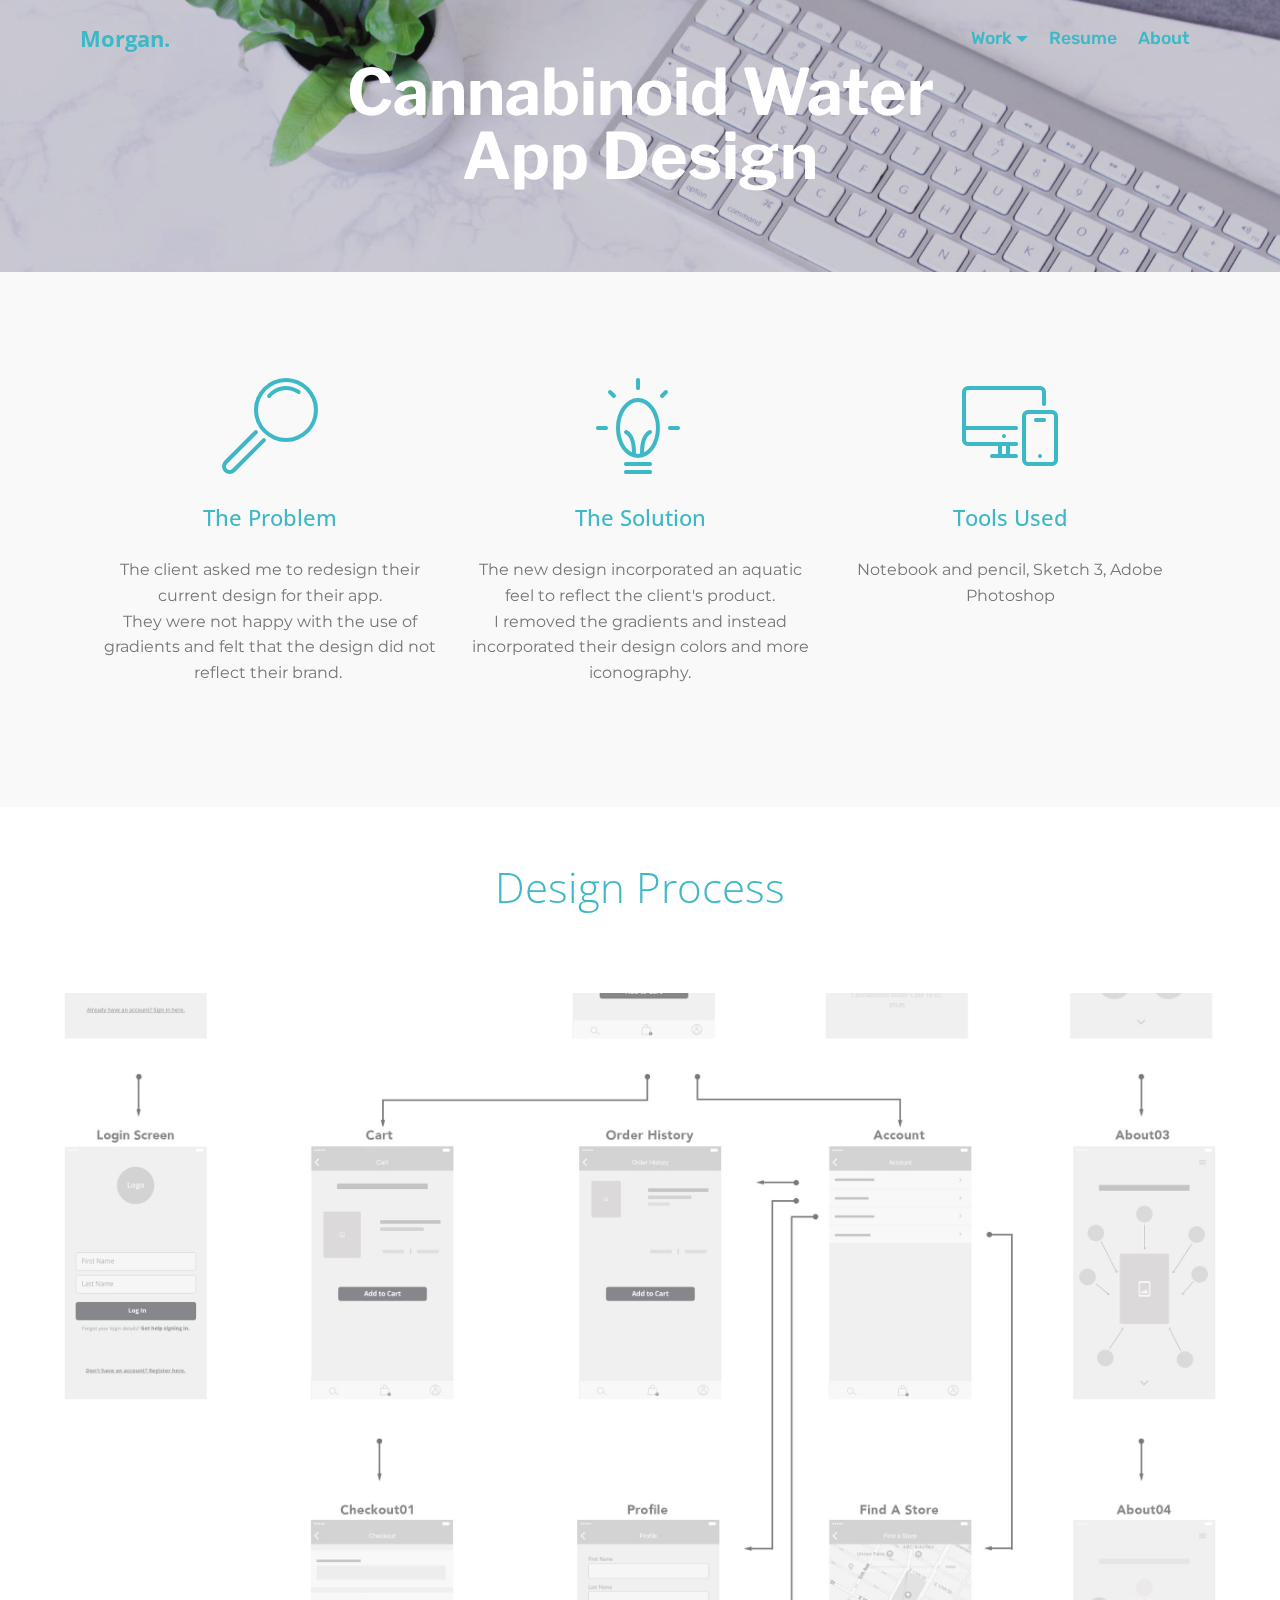
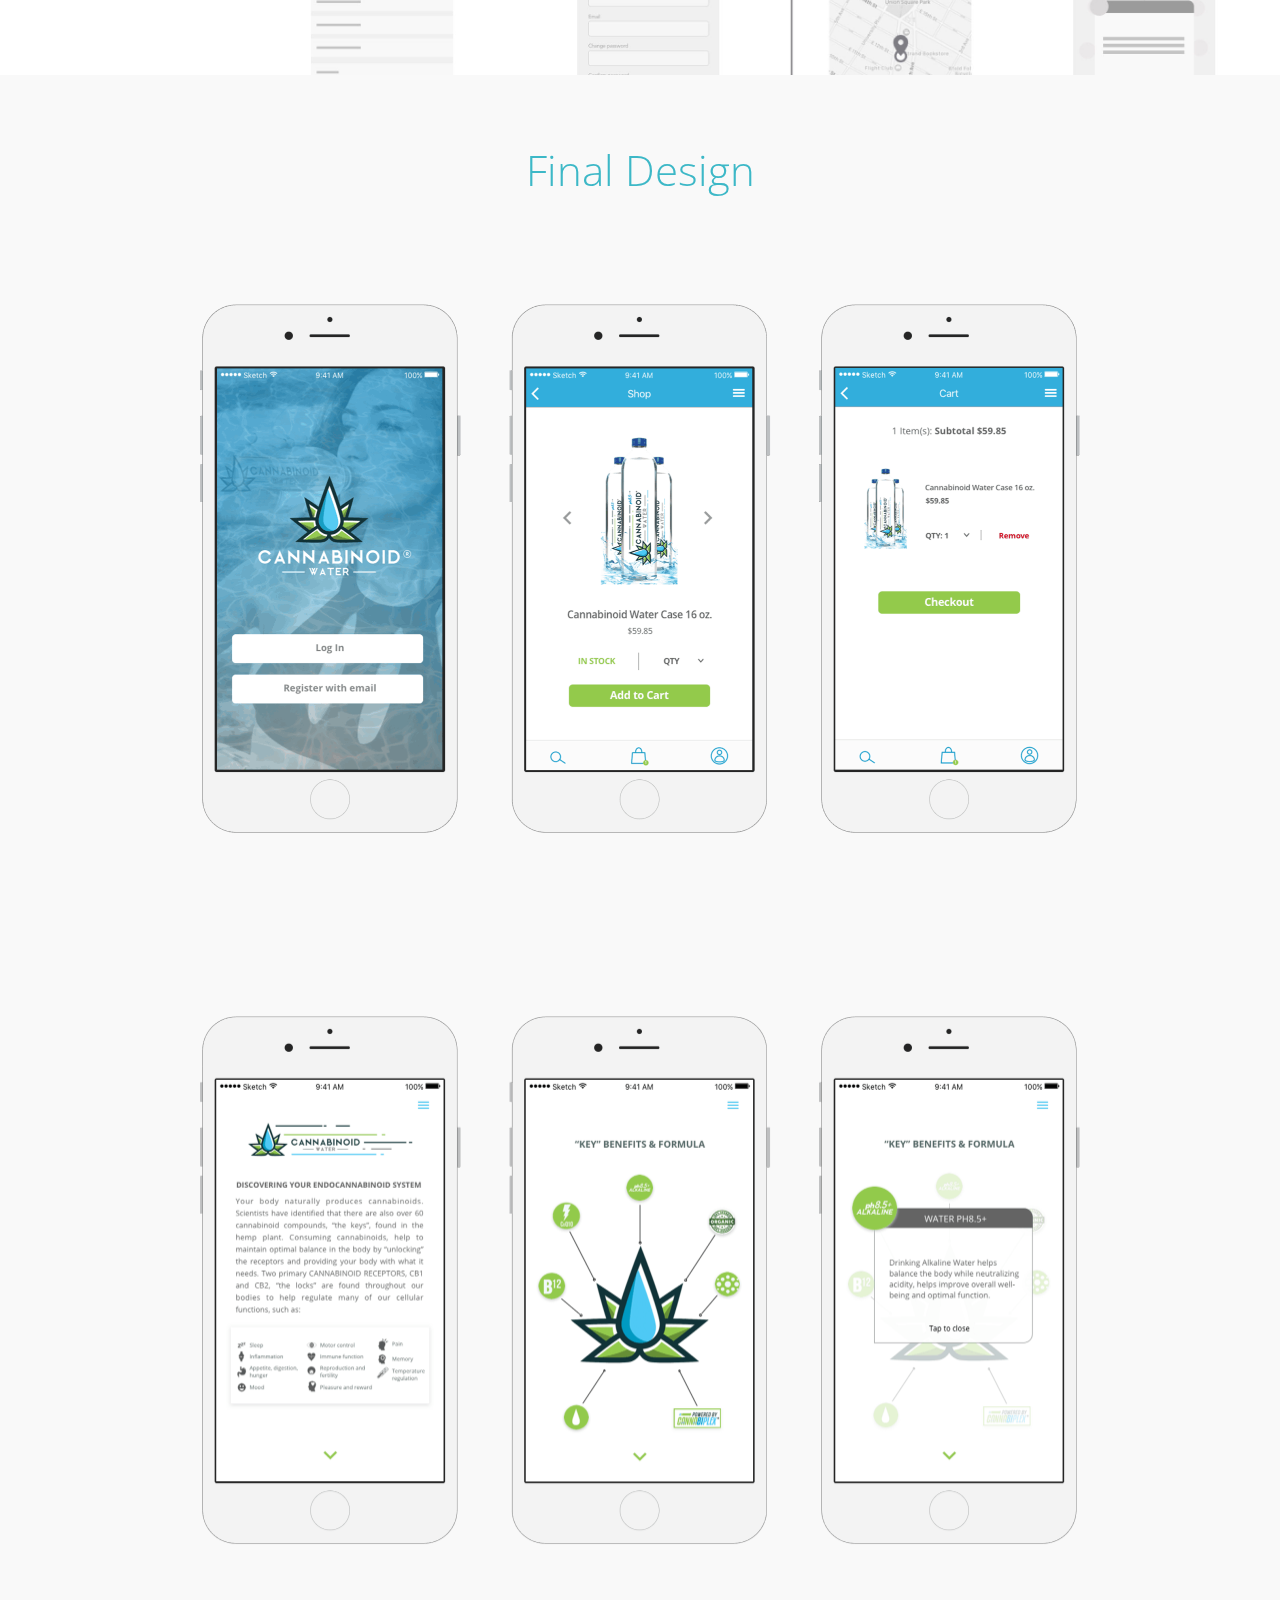
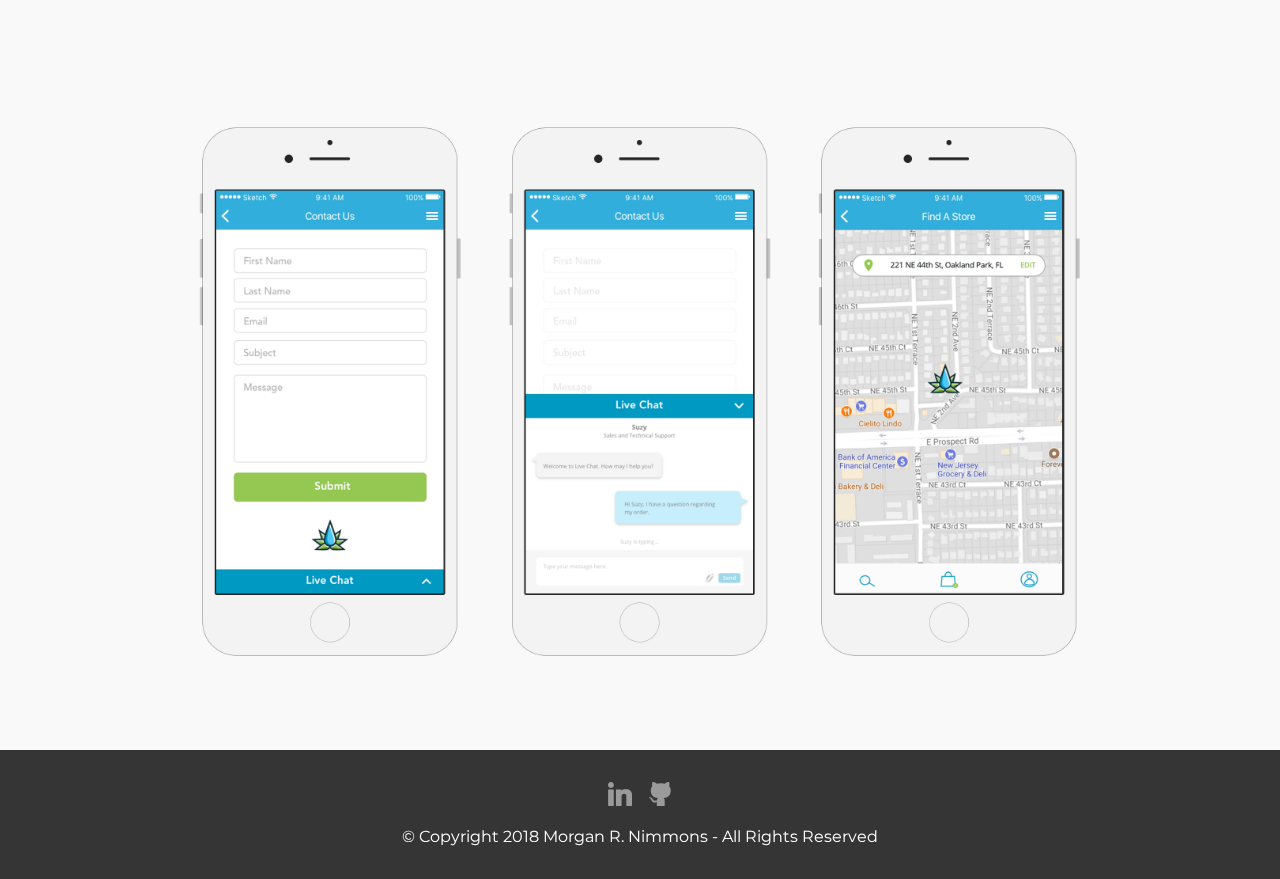
<file: cannabinoid-water-app.html>
<!DOCTYPE html>
<html >
<head>
  <!-- Site made with Mobirise Website Builder v4.8.1, https://mobirise.com -->
  <meta charset="UTF-8">
  <meta http-equiv="X-UA-Compatible" content="IE=edge">
  <meta name="generator" content="Mobirise v4.8.1, mobirise.com">
  <meta name="viewport" content="width=device-width, initial-scale=1, minimum-scale=1">
  <link rel="shortcut icon" href="assets/images/asset-63x-128x127.png" type="image/x-icon">
  <meta name="description" content="Web Site Maker Description">
  <title>Cannabinoid Water App Design</title>
  <link rel="stylesheet" href="assets/web/assets/mobirise-icons/mobirise-icons.css">
  <link rel="stylesheet" href="assets/tether/tether.min.css">
  <link rel="stylesheet" href="assets/bootstrap/css/bootstrap.min.css">
  <link rel="stylesheet" href="assets/bootstrap/css/bootstrap-grid.min.css">
  <link rel="stylesheet" href="assets/bootstrap/css/bootstrap-reboot.min.css">
  <link rel="stylesheet" href="assets/socicon/css/styles.css">
  <link rel="stylesheet" href="assets/dropdown/css/style.css">
  <link rel="stylesheet" href="assets/theme/css/style.css">
  <link rel="stylesheet" href="assets/mobirise/css/mbr-additional.css" type="text/css">
  
  
  
</head>
<body>
  <section class="menu cid-r3ico6MADs" once="menu" id="menu2-2j">

    

    <nav class="navbar navbar-expand beta-menu navbar-dropdown align-items-center navbar-fixed-top navbar-toggleable-sm bg-color transparent">
        <button class="navbar-toggler navbar-toggler-right" type="button" data-toggle="collapse" data-target="#navbarSupportedContent" aria-controls="navbarSupportedContent" aria-expanded="false" aria-label="Toggle navigation">
            <div class="hamburger">
                <span></span>
                <span></span>
                <span></span>
                <span></span>
            </div>
        </button>
        <div class="menu-logo">
            <div class="navbar-brand">
                
                <span class="navbar-caption-wrap"><a class="navbar-caption text-secondary display-5" href="index.html">Morgan.</a></span>
            </div>
        </div>
        <div class="collapse navbar-collapse" id="navbarSupportedContent">
            <ul class="navbar-nav nav-dropdown nav-right" data-app-modern-menu="true"><li class="nav-item dropdown open"><a class="nav-link link text-secondary dropdown-toggle display-4" href="design.html" aria-expanded="true" data-toggle="dropdown-submenu">
                        Work</a><div class="dropdown-menu"><a class="text-secondary dropdown-item display-4" href="design.html" aria-expanded="false">Design</a><a class="text-secondary dropdown-item display-4" href="web-development.html" aria-expanded="false">Web Development</a></div></li>
                <li class="nav-item">
                    <a class="nav-link link text-secondary display-4" href="https://mobirise.com">
                        Resume</a>
                </li><li class="nav-item"><a class="nav-link link text-secondary display-4" href="about.html" target="_blank">
                        About</a></li></ul>
            
        </div>
    </nav>
</section>

<section class="engine"><a href="https://mobiri.se/v">free html templates</a></section><section class="mbr-section content5 cid-r3ico7gpUY mbr-parallax-background" id="content5-2k">

    

    <div class="mbr-overlay" style="opacity: 0.2; background-color: rgb(53, 53, 53);">
    </div>

    <div class="container">
        <div class="media-container-row">
            <div class="title col-12 col-md-8">
                <h2 class="align-center mbr-bold mbr-white pb-3 mbr-fonts-style display-1">Cannabinoid Water App Design</h2>
                
                
                
            </div>
        </div>
    </div>
</section>

<section class="features1 cid-r3ico7DPsP" id="features1-2l">
    
    

    
    <div class="container">
        <div class="media-container-row">

            <div class="card p-3 col-12 col-md-6 col-lg-4">
                <div class="card-img pb-3">
                    <span class="mbr-iconfont mbri-search" style="color: rgb(61, 184, 199);"></span>
                </div>
                <div class="card-box">
                    <h4 class="card-title py-3 mbr-fonts-style display-5">
                        The Problem</h4>
                    <p class="mbr-text mbr-fonts-style display-7">
                        The client asked me to redesign their current design for their app.<br>They were not happy with the use of gradients and felt that the design did not reflect their brand.&nbsp;</p>
                </div>
            </div>

            <div class="card p-3 col-12 col-md-6 col-lg-4">
                <div class="card-img pb-3">
                    <span class="mbr-iconfont mbri-idea" style="color: rgb(61, 184, 199);"></span>
                </div>
                <div class="card-box">
                    <h4 class="card-title py-3 mbr-fonts-style display-5">
                        The Solution</h4>
                    <p class="mbr-text mbr-fonts-style display-7">
                        The new design incorporated an aquatic feel to reflect the client's product.<br>I removed the gradients and instead incorporated their design colors and more iconography.</p>
                </div>
            </div>

            <div class="card p-3 col-12 col-md-6 col-lg-4">
                <div class="card-img pb-3">
                    <span class="mbr-iconfont mbri-responsive" style="color: rgb(61, 184, 199);"></span>
                </div>
                <div class="card-box">
                    <h4 class="card-title py-3 mbr-fonts-style display-5">
                        Tools Used</h4>
                    <p class="mbr-text mbr-fonts-style display-7">Notebook and pencil, Sketch 3, Adobe Photoshop</p>
                </div>
            </div>

            

        </div>

    </div>

</section>

<section class="mbr-section content4 cid-r3ico8f286" id="content4-2m">

    

    <div class="container">
        <div class="media-container-row">
            <div class="title col-12 col-md-8">
                <h2 class="align-center pb-3 mbr-fonts-style display-2">Design Process</h2>
                
                
            </div>
        </div>
    </div>
</section>

<section class="cid-r3icxRmWG1" id="image2-2r">

    

    <figure class="mbr-figure">
        <div class="image-block" style="width: 100%;">
            <img src="assets/images/cannabinoid-wireframes-2808x1496.jpg" alt="Mobirise" title="">
            
        </div>
    </figure>
</section>

<section class="mbr-section content4 cid-r3ico8rDKA" id="content4-2n">

    

    <div class="container">
        <div class="media-container-row">
            <div class="title col-12 col-md-8">
                <h2 class="align-center pb-3 mbr-fonts-style display-2">
                    Final Design</h2>
                
                
            </div>
        </div>
    </div>
</section>

<section class="cid-r3ico8EQsA" id="image2-2o">

    

    <figure class="mbr-figure container">
        <div class="image-block" style="width: 100%;">
            <img src="assets/images/shopping-cart-2220x1183.png" alt="Mobirise" title="">
            
        </div>
    </figure>
</section>

<section class="cid-r3ico8Tajb" id="image2-2p">

    

    <figure class="mbr-figure container">
        <div class="image-block" style="width: 100%;">
            <img src="assets/images/about-2220x1183.png" alt="Mobirise" title="">
            
        </div>
    </figure>
</section>

<section class="cid-r3id1NCuTf" id="image2-2s">

    

    <figure class="mbr-figure container">
        <div class="image-block" style="width: 100%;">
            <img src="assets/images/contact-2808x1496.png" alt="Mobirise" title="">
            
        </div>
    </figure>
</section>

<section once="" class="cid-r3ico96VIE" id="footer7-2q">

    

    

    <div class="container">
        <div class="media-container-row align-center mbr-white">
            
            <div class="row social-row">
                <div class="social-list align-right pb-2">
                    
                    
                    
                    
                    
                    
                <div class="soc-item">
                        <a href="https://www.linkedin.com/in/mnimmons/" target="_blank">
                            <span class="mbr-iconfont mbr-iconfont-social socicon-linkedin socicon"></span>
                        </a>
                    </div><div class="soc-item">
                        <a href="https://github.com/mnimmz" target="_blank">
                            <span class="mbr-iconfont mbr-iconfont-social socicon-github socicon"></span>
                        </a>
                    </div></div>
            </div>
            <div class="row row-copirayt">
                <p class="mbr-text mb-0 mbr-fonts-style mbr-white align-center display-7">
                    © Copyright 2018 Morgan R. Nimmons - All Rights Reserved
                </p>
            </div>
        </div>
    </div>
</section>


  <script src="assets/web/assets/jquery/jquery.min.js"></script>
  <script src="assets/popper/popper.min.js"></script>
  <script src="assets/tether/tether.min.js"></script>
  <script src="assets/bootstrap/js/bootstrap.min.js"></script>
  <script src="assets/dropdown/js/script.min.js"></script>
  <script src="assets/touchswipe/jquery.touch-swipe.min.js"></script>
  <script src="assets/parallax/jarallax.min.js"></script>
  <script src="assets/smoothscroll/smooth-scroll.js"></script>
  <script src="assets/theme/js/script.js"></script>
  
  
 <div id="scrollToTop" class="scrollToTop mbr-arrow-up"><a style="text-align: center;"><i></i></a></div>
  </body>
</html>
</file>
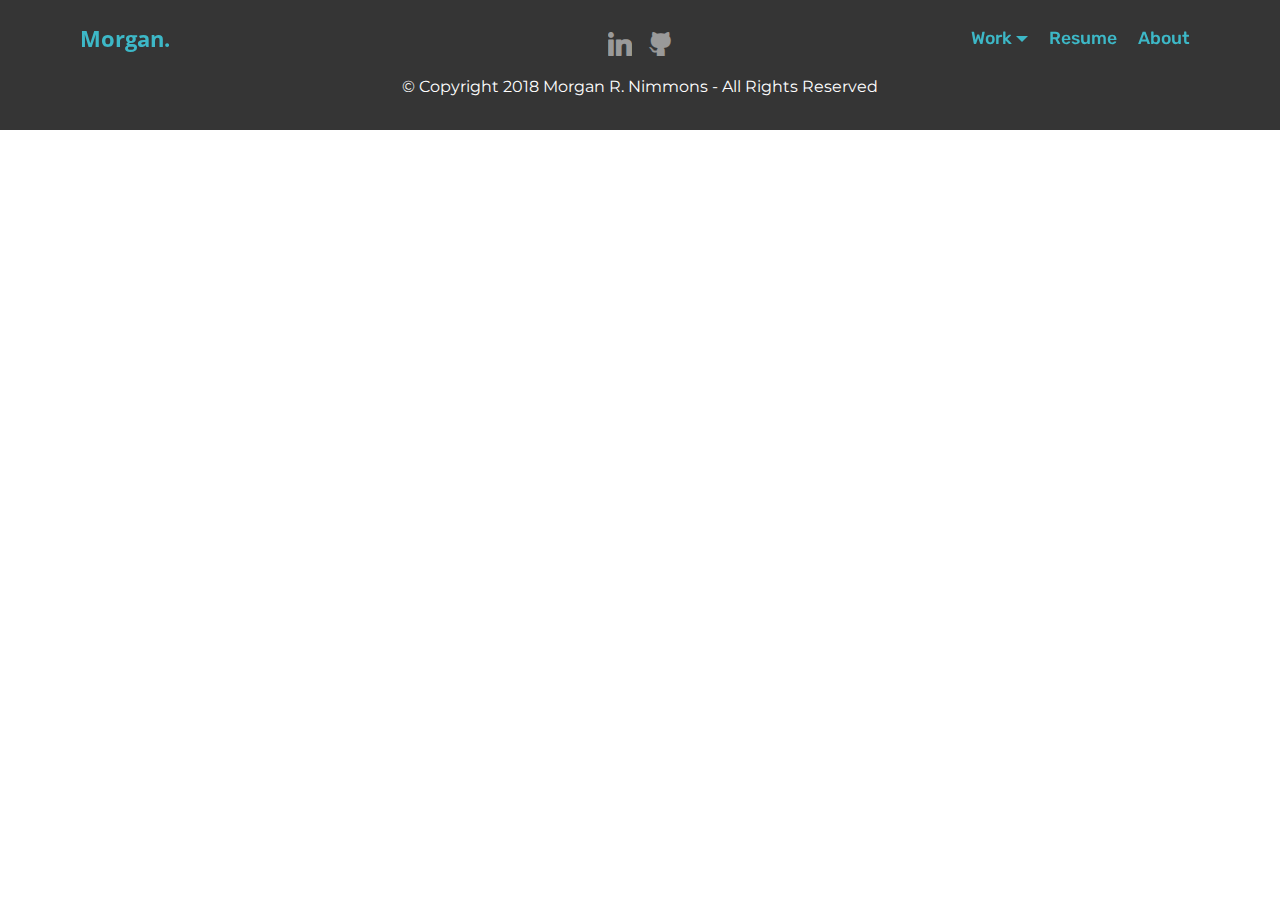
<file: design-process.html>
<!DOCTYPE html>
<html >
<head>
  <!-- Site made with Mobirise Website Builder v4.8.1, https://mobirise.com -->
  <meta charset="UTF-8">
  <meta http-equiv="X-UA-Compatible" content="IE=edge">
  <meta name="generator" content="Mobirise v4.8.1, mobirise.com">
  <meta name="viewport" content="width=device-width, initial-scale=1, minimum-scale=1">
  <link rel="shortcut icon" href="assets/images/asset-63x-128x127.png" type="image/x-icon">
  <meta name="description" content="Web Builder Description">
  <title>Design Process</title>
  <link rel="stylesheet" href="assets/web/assets/mobirise-icons/mobirise-icons.css">
  <link rel="stylesheet" href="assets/tether/tether.min.css">
  <link rel="stylesheet" href="assets/bootstrap/css/bootstrap.min.css">
  <link rel="stylesheet" href="assets/bootstrap/css/bootstrap-grid.min.css">
  <link rel="stylesheet" href="assets/bootstrap/css/bootstrap-reboot.min.css">
  <link rel="stylesheet" href="assets/dropdown/css/style.css">
  <link rel="stylesheet" href="assets/socicon/css/styles.css">
  <link rel="stylesheet" href="assets/theme/css/style.css">
  <link rel="stylesheet" href="assets/mobirise/css/mbr-additional.css" type="text/css">
  
  
  
</head>
<body>
  <section class="menu cid-qZUlfC2FsL" once="menu" id="menu2-s">

    

    <nav class="navbar navbar-expand beta-menu navbar-dropdown align-items-center navbar-fixed-top navbar-toggleable-sm bg-color transparent">
        <button class="navbar-toggler navbar-toggler-right" type="button" data-toggle="collapse" data-target="#navbarSupportedContent" aria-controls="navbarSupportedContent" aria-expanded="false" aria-label="Toggle navigation">
            <div class="hamburger">
                <span></span>
                <span></span>
                <span></span>
                <span></span>
            </div>
        </button>
        <div class="menu-logo">
            <div class="navbar-brand">
                
                <span class="navbar-caption-wrap"><a class="navbar-caption text-secondary display-5" href="index.html">Morgan.</a></span>
            </div>
        </div>
        <div class="collapse navbar-collapse" id="navbarSupportedContent">
            <ul class="navbar-nav nav-dropdown nav-right" data-app-modern-menu="true"><li class="nav-item dropdown open"><a class="nav-link link text-secondary dropdown-toggle display-4" href="design.html" aria-expanded="true" data-toggle="dropdown-submenu">
                        Work</a><div class="dropdown-menu"><a class="text-secondary dropdown-item display-4" href="design.html" aria-expanded="false">Design</a><a class="text-secondary dropdown-item display-4" href="web-development.html" aria-expanded="false">Web Development</a></div></li>
                <li class="nav-item">
                    <a class="nav-link link text-secondary display-4" href="https://mobirise.com">
                        Resume</a>
                </li><li class="nav-item"><a class="nav-link link text-secondary display-4" href="about.html" target="_blank">
                        About</a></li></ul>
            
        </div>
    </nav>
</section>

<section class="engine"><a href="https://mobiri.se/j">website templates</a></section><section once="" class="cid-qZUHXyUXUQ" id="footer7-t">

    

    

    <div class="container">
        <div class="media-container-row align-center mbr-white">
            
            <div class="row social-row">
                <div class="social-list align-right pb-2">
                    
                    
                    
                    
                    
                    
                <div class="soc-item">
                        <a href="https://www.linkedin.com/in/mnimmons/" target="_blank">
                            <span class="mbr-iconfont mbr-iconfont-social socicon-linkedin socicon"></span>
                        </a>
                    </div><div class="soc-item">
                        <a href="https://github.com/mnimmz" target="_blank">
                            <span class="mbr-iconfont mbr-iconfont-social socicon-github socicon"></span>
                        </a>
                    </div></div>
            </div>
            <div class="row row-copirayt">
                <p class="mbr-text mb-0 mbr-fonts-style mbr-white align-center display-7">
                    © Copyright 2018 Morgan R. Nimmons - All Rights Reserved
                </p>
            </div>
        </div>
    </div>
</section>


  <script src="assets/web/assets/jquery/jquery.min.js"></script>
  <script src="assets/popper/popper.min.js"></script>
  <script src="assets/tether/tether.min.js"></script>
  <script src="assets/bootstrap/js/bootstrap.min.js"></script>
  <script src="assets/smoothscroll/smooth-scroll.js"></script>
  <script src="assets/dropdown/js/script.min.js"></script>
  <script src="assets/touchswipe/jquery.touch-swipe.min.js"></script>
  <script src="assets/theme/js/script.js"></script>
  
  
 <div id="scrollToTop" class="scrollToTop mbr-arrow-up"><a style="text-align: center;"><i></i></a></div>
  </body>
</html>
</file>
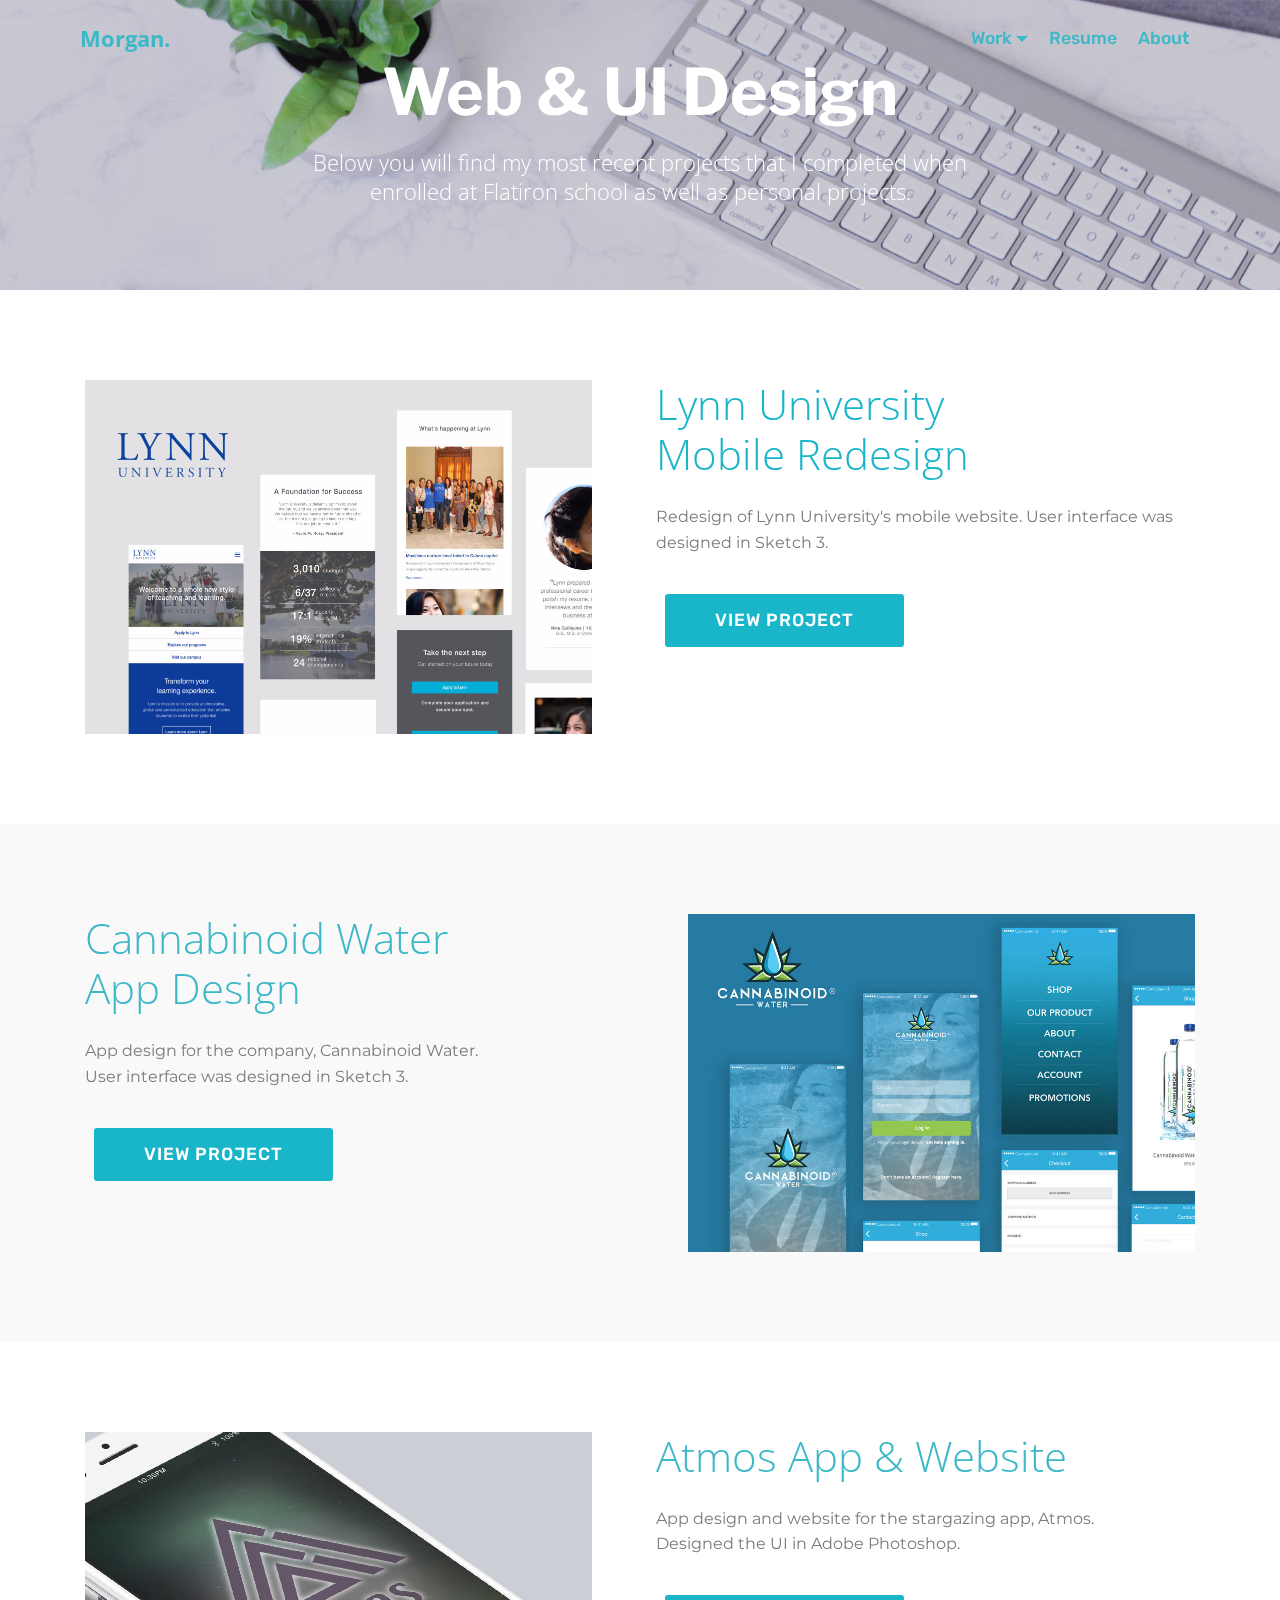
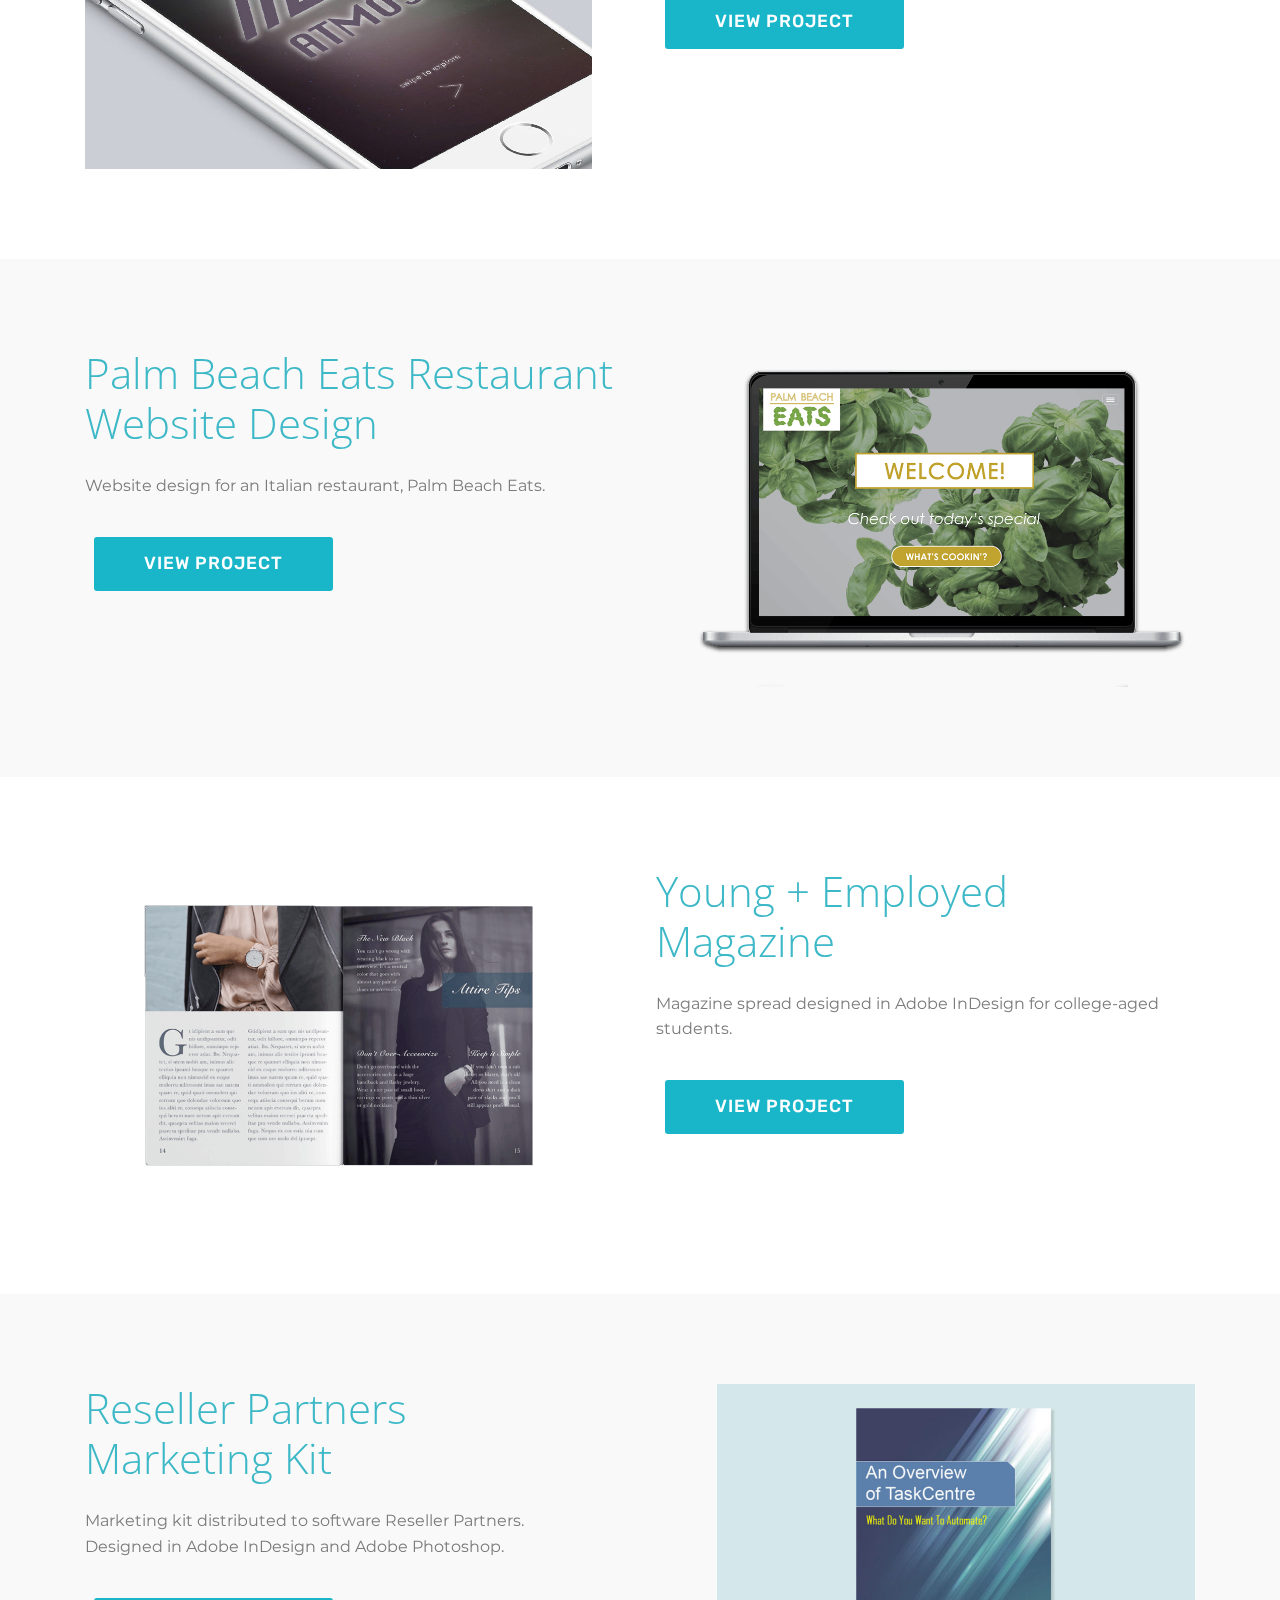
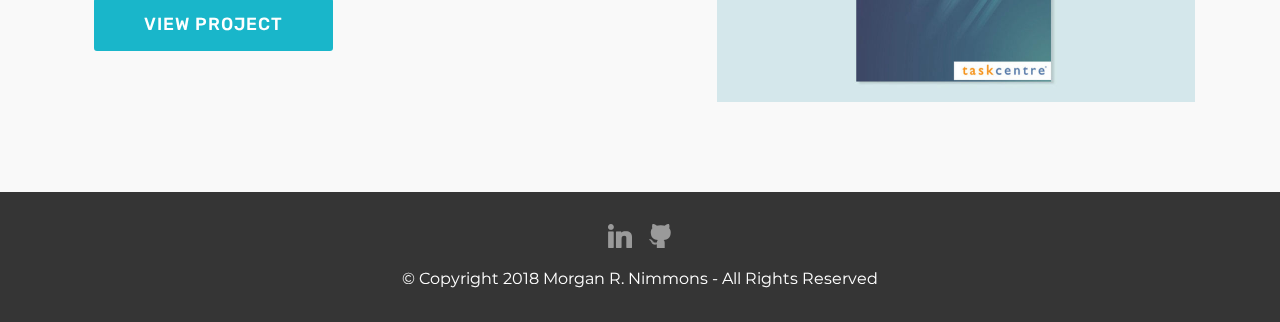
<file: design.html>
<!DOCTYPE html>
<html >
<head>
  <!-- Site made with Mobirise Website Builder v4.8.1, https://mobirise.com -->
  <meta charset="UTF-8">
  <meta http-equiv="X-UA-Compatible" content="IE=edge">
  <meta name="generator" content="Mobirise v4.8.1, mobirise.com">
  <meta name="viewport" content="width=device-width, initial-scale=1, minimum-scale=1">
  <link rel="shortcut icon" href="assets/images/asset-63x-128x127.png" type="image/x-icon">
  <meta name="description" content="Web Site Maker Description">
  <title>Design</title>
  <link rel="stylesheet" href="assets/web/assets/mobirise-icons/mobirise-icons.css">
  <link rel="stylesheet" href="assets/tether/tether.min.css">
  <link rel="stylesheet" href="assets/bootstrap/css/bootstrap.min.css">
  <link rel="stylesheet" href="assets/bootstrap/css/bootstrap-grid.min.css">
  <link rel="stylesheet" href="assets/bootstrap/css/bootstrap-reboot.min.css">
  <link rel="stylesheet" href="assets/socicon/css/styles.css">
  <link rel="stylesheet" href="assets/dropdown/css/style.css">
  <link rel="stylesheet" href="assets/theme/css/style.css">
  <link rel="stylesheet" href="assets/mobirise/css/mbr-additional.css" type="text/css">
  
  
  
</head>
<body>
  <section class="menu cid-r3ckkSa4M7" once="menu" id="menu2-1a">

    

    <nav class="navbar navbar-expand beta-menu navbar-dropdown align-items-center navbar-fixed-top navbar-toggleable-sm bg-color transparent">
        <button class="navbar-toggler navbar-toggler-right" type="button" data-toggle="collapse" data-target="#navbarSupportedContent" aria-controls="navbarSupportedContent" aria-expanded="false" aria-label="Toggle navigation">
            <div class="hamburger">
                <span></span>
                <span></span>
                <span></span>
                <span></span>
            </div>
        </button>
        <div class="menu-logo">
            <div class="navbar-brand">
                
                <span class="navbar-caption-wrap"><a class="navbar-caption text-secondary display-5" href="index.html">Morgan.</a></span>
            </div>
        </div>
        <div class="collapse navbar-collapse" id="navbarSupportedContent">
            <ul class="navbar-nav nav-dropdown nav-right" data-app-modern-menu="true"><li class="nav-item dropdown open"><a class="nav-link link text-secondary dropdown-toggle display-4" href="design.html" aria-expanded="true" data-toggle="dropdown-submenu">
                        Work</a><div class="dropdown-menu"><a class="text-secondary dropdown-item display-4" href="design.html" aria-expanded="false">Design</a><a class="text-secondary dropdown-item display-4" href="web-development.html" aria-expanded="false">Web Development</a></div></li>
                <li class="nav-item">
                    <a class="nav-link link text-secondary display-4" href="https://mobirise.com">
                        Resume</a>
                </li><li class="nav-item"><a class="nav-link link text-secondary display-4" href="about.html" target="_blank">
                        About</a></li></ul>
            
        </div>
    </nav>
</section>

<section class="engine"><a href="https://mobiri.se/n">simple web templates</a></section><section class="mbr-section content5 cid-r3ckkSspdq mbr-parallax-background" id="content5-1b">

    

    <div class="mbr-overlay" style="opacity: 0.2; background-color: rgb(53, 53, 53);">
    </div>

    <div class="container">
        <div class="media-container-row">
            <div class="title col-12 col-md-8">
                <h2 class="align-center mbr-bold mbr-white pb-3 mbr-fonts-style display-1">Web &amp; UI Design</h2>
                <h3 class="mbr-section-subtitle align-center mbr-light mbr-white pb-3 mbr-fonts-style display-5">
                    Below you will find my most recent projects that I completed when enrolled at Flatiron school as well as personal projects.</h3>
                
                
            </div>
        </div>
    </div>
</section>

<section class="header3 cid-r3ckkSKDLL" id="header3-1c">

    

    

    <div class="container">
        <div class="media-container-row">
            <div class="mbr-figure" style="width: 100%;">
                <a href="lynn-university-redesign.html"><img src="assets/images/lynn-u-project-cover-1-1014x1276.jpg" alt="Lynn University Mobile Redesign" title=""></a>
            </div>

            <div class="media-content">
                <h1 class="mbr-section-title mbr-white pb-3 mbr-fonts-style display-2">
                    Lynn University<br>Mobile Redesign</h1>
                
                <div class="mbr-section-text mbr-white pb-3 ">
                    <p class="mbr-text mbr-fonts-style display-7">
                        Redesign of Lynn University's mobile website. User interface was designed in Sketch 3.&nbsp;</p>
                </div>
                <div class="mbr-section-btn"><a class="btn btn-md btn-primary display-4" href="lynn-university-redesign.html">VIEW PROJECT</a></div>
            </div>
        </div>
    </div>

</section>

<section class="header3 cid-r3i3vtJw4m" id="header3-1y">

    

    

    <div class="container">
        <div class="media-container-row">
            <div class="mbr-figure" style="width: 100%;">
                <a href="cannabinoid-water-app.html"><img src="assets/images/cannabinoid-app-cover-1006x669.jpg" alt="Cannabinoid Water App Design" title=""></a>
            </div>

            <div class="media-content">
                <h1 class="mbr-section-title mbr-white pb-3 mbr-fonts-style display-2">
                    Cannabinoid Water<br>App Design</h1>
                
                <div class="mbr-section-text mbr-white pb-3 ">
                    <p class="mbr-text mbr-fonts-style display-7">
                        App design for the company, Cannabinoid Water.<br>User interface was designed in Sketch 3.</p>
                </div>
                <div class="mbr-section-btn"><a class="btn btn-md btn-primary display-4" href="cannabinoid-water-app.html">VIEW PROJECT</a></div>
            </div>
        </div>
    </div>

</section>

<section class="header3 cid-r3ckkTrFxZ" id="header3-1e">

    

    

    <div class="container">
        <div class="media-container-row">
            <div class="mbr-figure" style="width: 100%;">
                <a href="atmos-app.html"><img src="assets/images/atmos-app-ui-1006x669.jpg" alt="Atmos-app" title=""></a>
            </div>

            <div class="media-content">
                <h1 class="mbr-section-title mbr-white pb-3 mbr-fonts-style display-2">
                    Atmos App &amp; Website</h1>
                
                <div class="mbr-section-text mbr-white pb-3 ">
                    <p class="mbr-text mbr-fonts-style display-7">App design and website for the stargazing app, Atmos.<br>Designed the UI in Adobe Photoshop.<br></p>
                </div>
                <div class="mbr-section-btn"><a class="btn btn-md btn-primary display-4" href="atmos-app.html" target="_blank">VIEW PROJECT</a></div>
            </div>
        </div>
    </div>

</section>

<section class="header3 cid-r3ckkTQkGZ" id="header3-1f">

    

    

    <div class="container">
        <div class="media-container-row">
            <div class="mbr-figure" style="width: 100%;">
                <a href="palm-beach-eats.html"><img src="assets/images/pb-eats-desktop-1-1006x669.png" alt="Palm Beach Eats website" title=""></a>
            </div>

            <div class="media-content">
                <h1 class="mbr-section-title mbr-white pb-3 mbr-fonts-style display-2">Palm Beach Eats Restaurant Website Design</h1>
                
                <div class="mbr-section-text mbr-white pb-3 ">
                    <p class="mbr-text mbr-fonts-style display-7">Website design for an Italian restaurant, Palm Beach Eats.<br></p>
                </div>
                <div class="mbr-section-btn"><a class="btn btn-md btn-primary display-4" href="palm-beach-eats.html" target="_blank">VIEW PROJECT</a></div>
            </div>
        </div>
    </div>

</section>

<section class="header3 cid-r3ckkUOL0V" id="header3-1i">

    

    

    <div class="container">
        <div class="media-container-row">
            <div class="mbr-figure" style="width: 100%;">
                <a href="youngandemployedmag.html"><img src="assets/images/ye-mag-cover-1006x669.png" alt="Young and Employed magazine" title=""></a>
            </div>

            <div class="media-content">
                <h1 class="mbr-section-title mbr-white pb-3 mbr-fonts-style display-2">Young + Employed Magazine</h1>
                
                <div class="mbr-section-text mbr-white pb-3 ">
                    <p class="mbr-text mbr-fonts-style display-7">Magazine spread designed in Adobe InDesign for college-aged students.<br></p>
                </div>
                <div class="mbr-section-btn"><a class="btn btn-md btn-primary display-4" href="youngandemployedmag.html">VIEW PROJECT</a></div>
            </div>
        </div>
    </div>

</section>

<section class="header3 cid-r3ckkV7UUC" id="header3-1j">

    

    

    <div class="container">
        <div class="media-container-row">
            <div class="mbr-figure" style="width: 90%;">
                <a href="taskcentre-guide-resellers.html"><img src="assets/images/taskcentre-guide-cover-956x636.jpg" alt="Taskcentre Guide for Reseller Partners" title=""></a>
            </div>

            <div class="media-content">
                <h1 class="mbr-section-title mbr-white pb-3 mbr-fonts-style display-2">
                    Reseller Partners <br>Marketing Kit</h1>
                
                <div class="mbr-section-text mbr-white pb-3 ">
                    <p class="mbr-text mbr-fonts-style display-7">Marketing kit distributed to software Reseller Partners.<br>Designed in Adobe InDesign and Adobe Photoshop.<br></p>
                </div>
                <div class="mbr-section-btn"><a class="btn btn-md btn-primary display-4" href="taskcentre-guide-resellers.html">VIEW PROJECT</a></div>
            </div>
        </div>
    </div>

</section>

<section once="" class="cid-r3ckkVqPsU" id="footer7-1k">

    

    

    <div class="container">
        <div class="media-container-row align-center mbr-white">
            
            <div class="row social-row">
                <div class="social-list align-right pb-2">
                    
                    
                    
                    
                    
                    
                <div class="soc-item">
                        <a href="https://www.linkedin.com/in/mnimmons/" target="_blank">
                            <span class="mbr-iconfont mbr-iconfont-social socicon-linkedin socicon"></span>
                        </a>
                    </div><div class="soc-item">
                        <a href="https://github.com/mnimmz" target="_blank">
                            <span class="mbr-iconfont mbr-iconfont-social socicon-github socicon"></span>
                        </a>
                    </div></div>
            </div>
            <div class="row row-copirayt">
                <p class="mbr-text mb-0 mbr-fonts-style mbr-white align-center display-7">
                    © Copyright 2018 Morgan R. Nimmons - All Rights Reserved
                </p>
            </div>
        </div>
    </div>
</section>


  <script src="assets/web/assets/jquery/jquery.min.js"></script>
  <script src="assets/popper/popper.min.js"></script>
  <script src="assets/tether/tether.min.js"></script>
  <script src="assets/bootstrap/js/bootstrap.min.js"></script>
  <script src="assets/dropdown/js/script.min.js"></script>
  <script src="assets/touchswipe/jquery.touch-swipe.min.js"></script>
  <script src="assets/parallax/jarallax.min.js"></script>
  <script src="assets/smoothscroll/smooth-scroll.js"></script>
  <script src="assets/theme/js/script.js"></script>
  
  
 <div id="scrollToTop" class="scrollToTop mbr-arrow-up"><a style="text-align: center;"><i></i></a></div>
  </body>
</html>
</file>
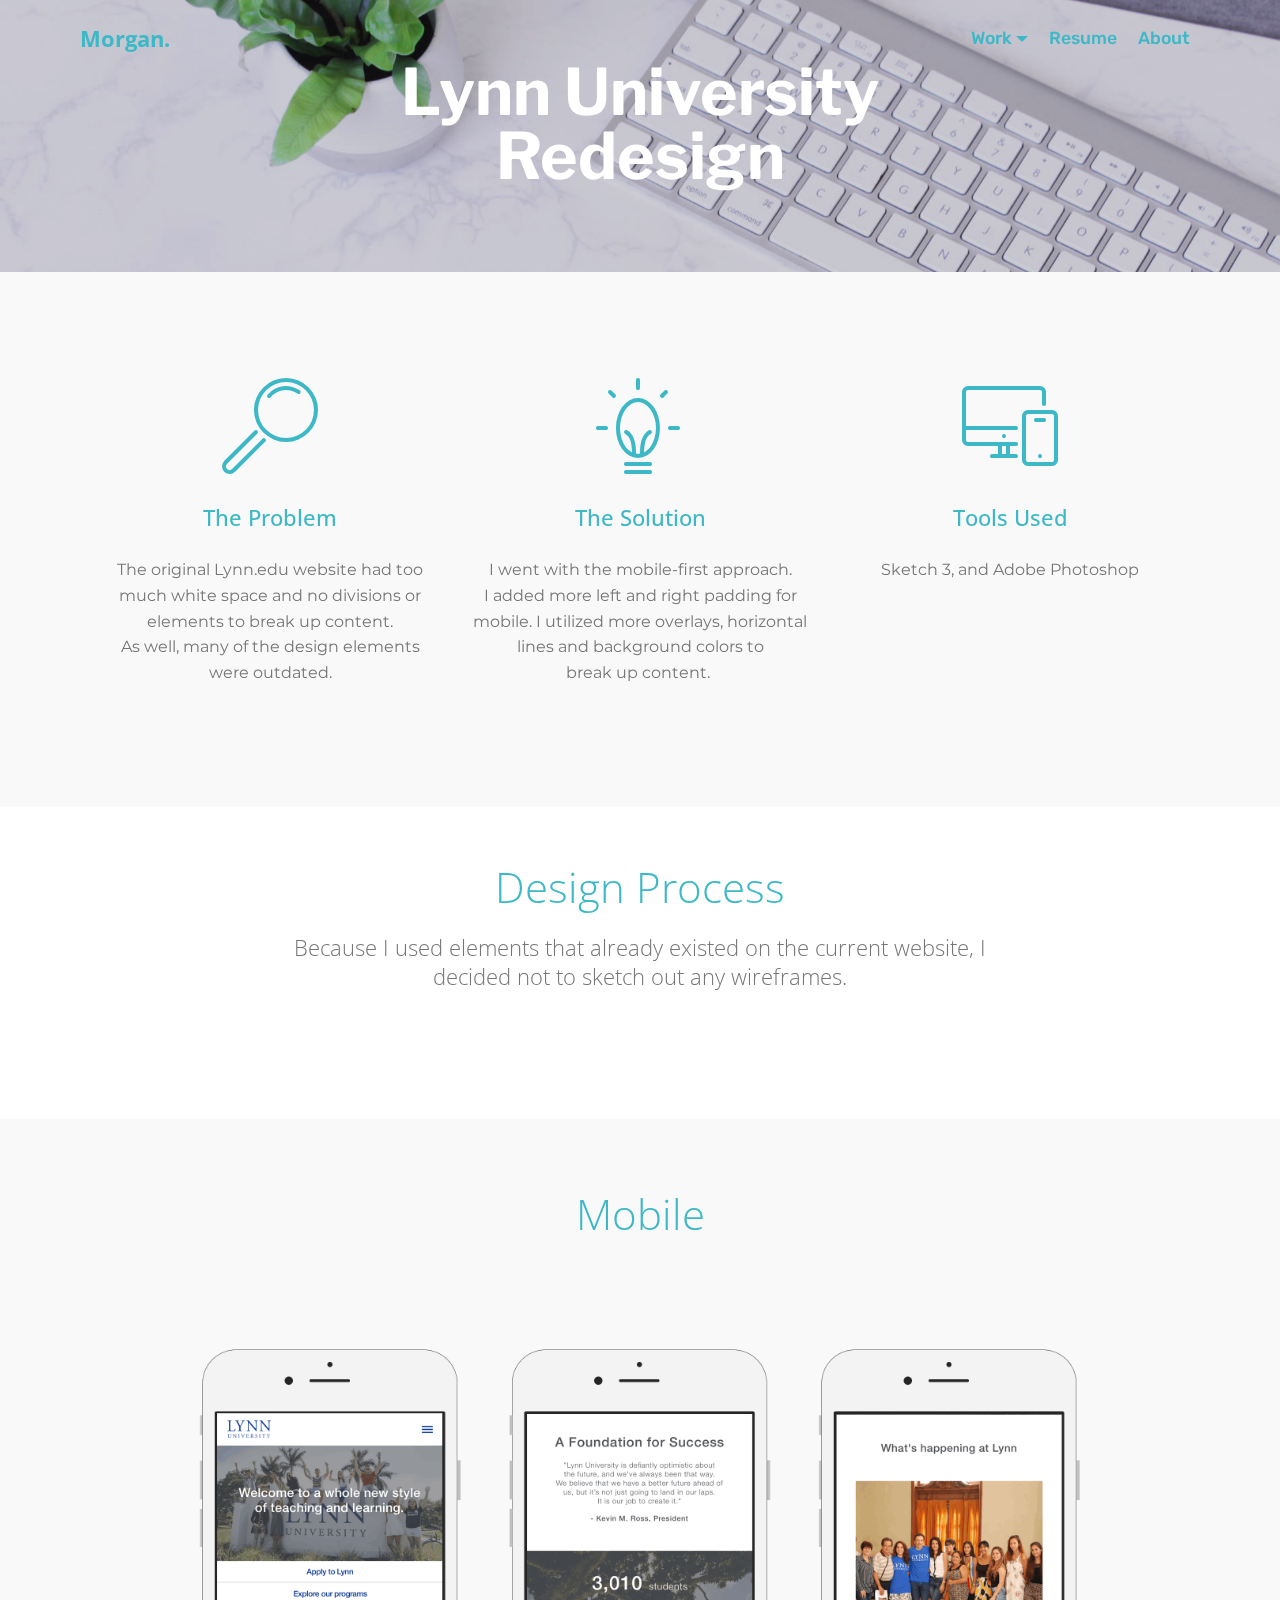
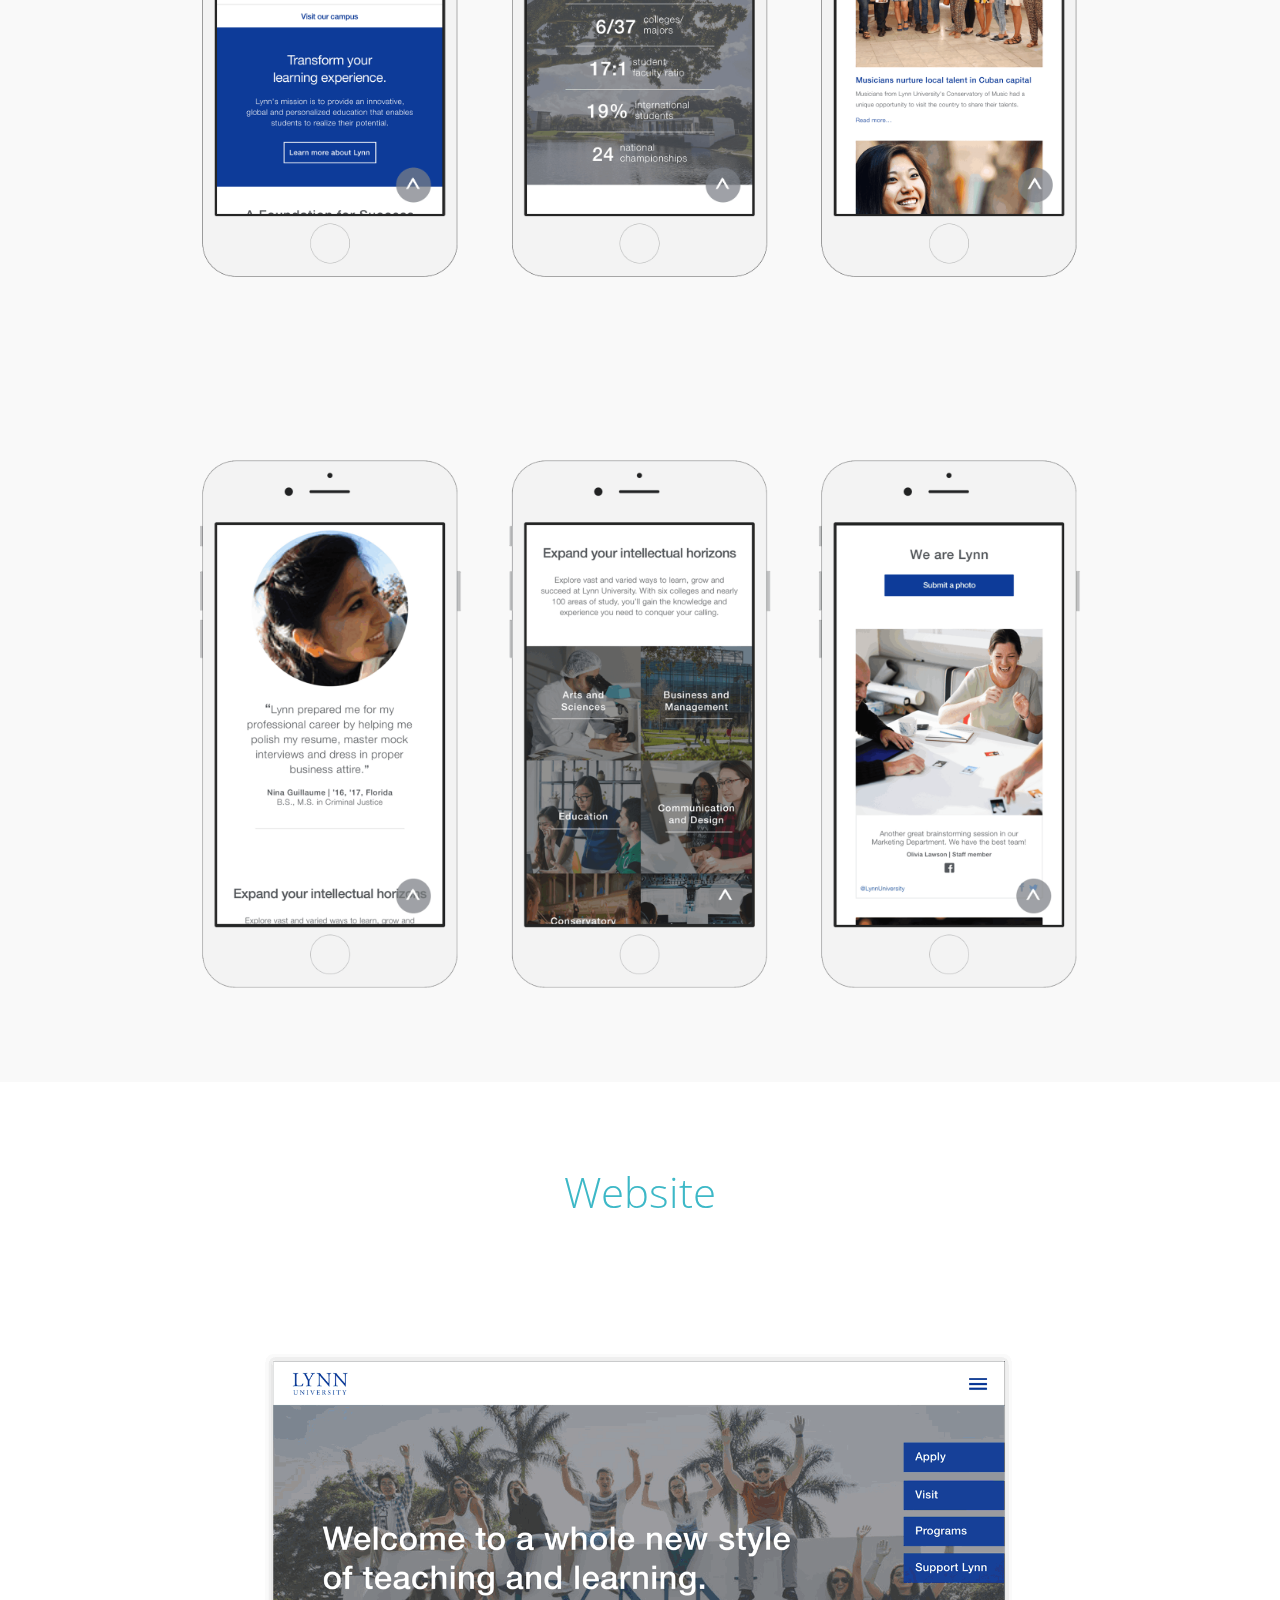
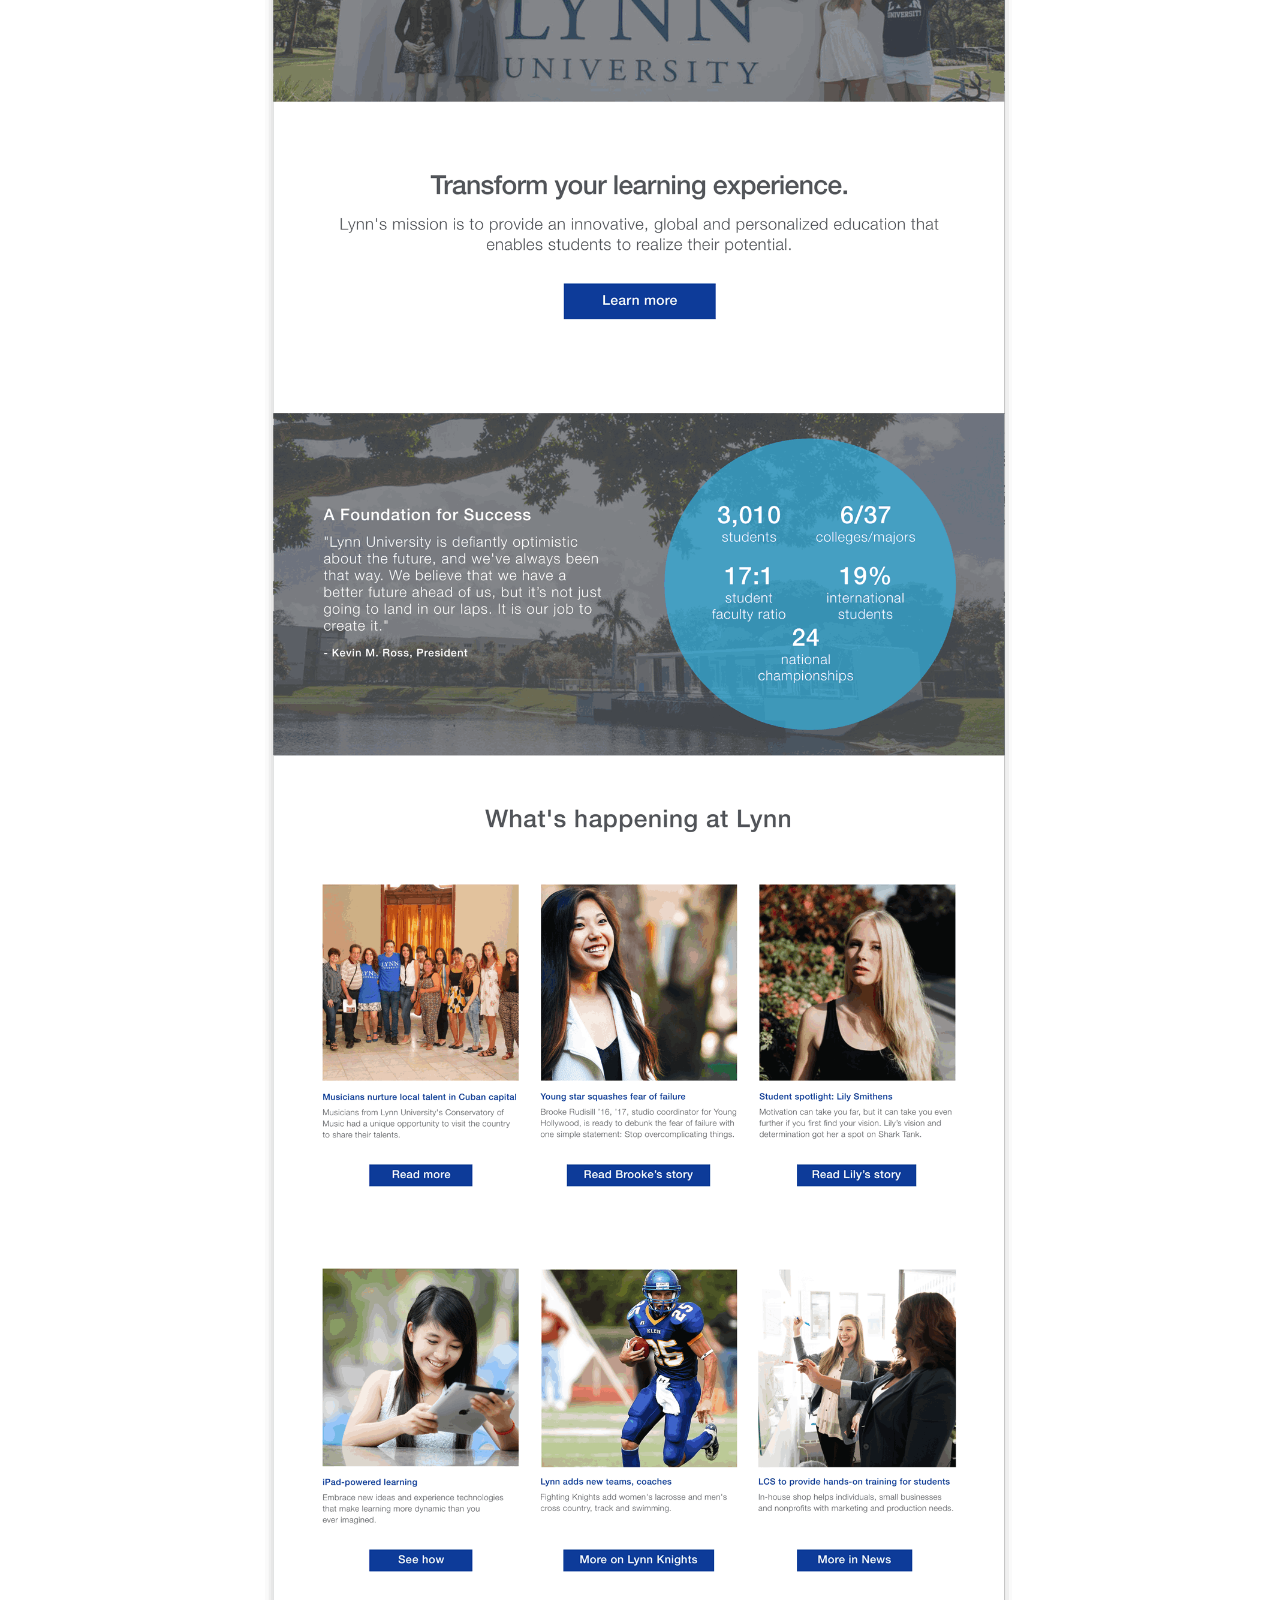
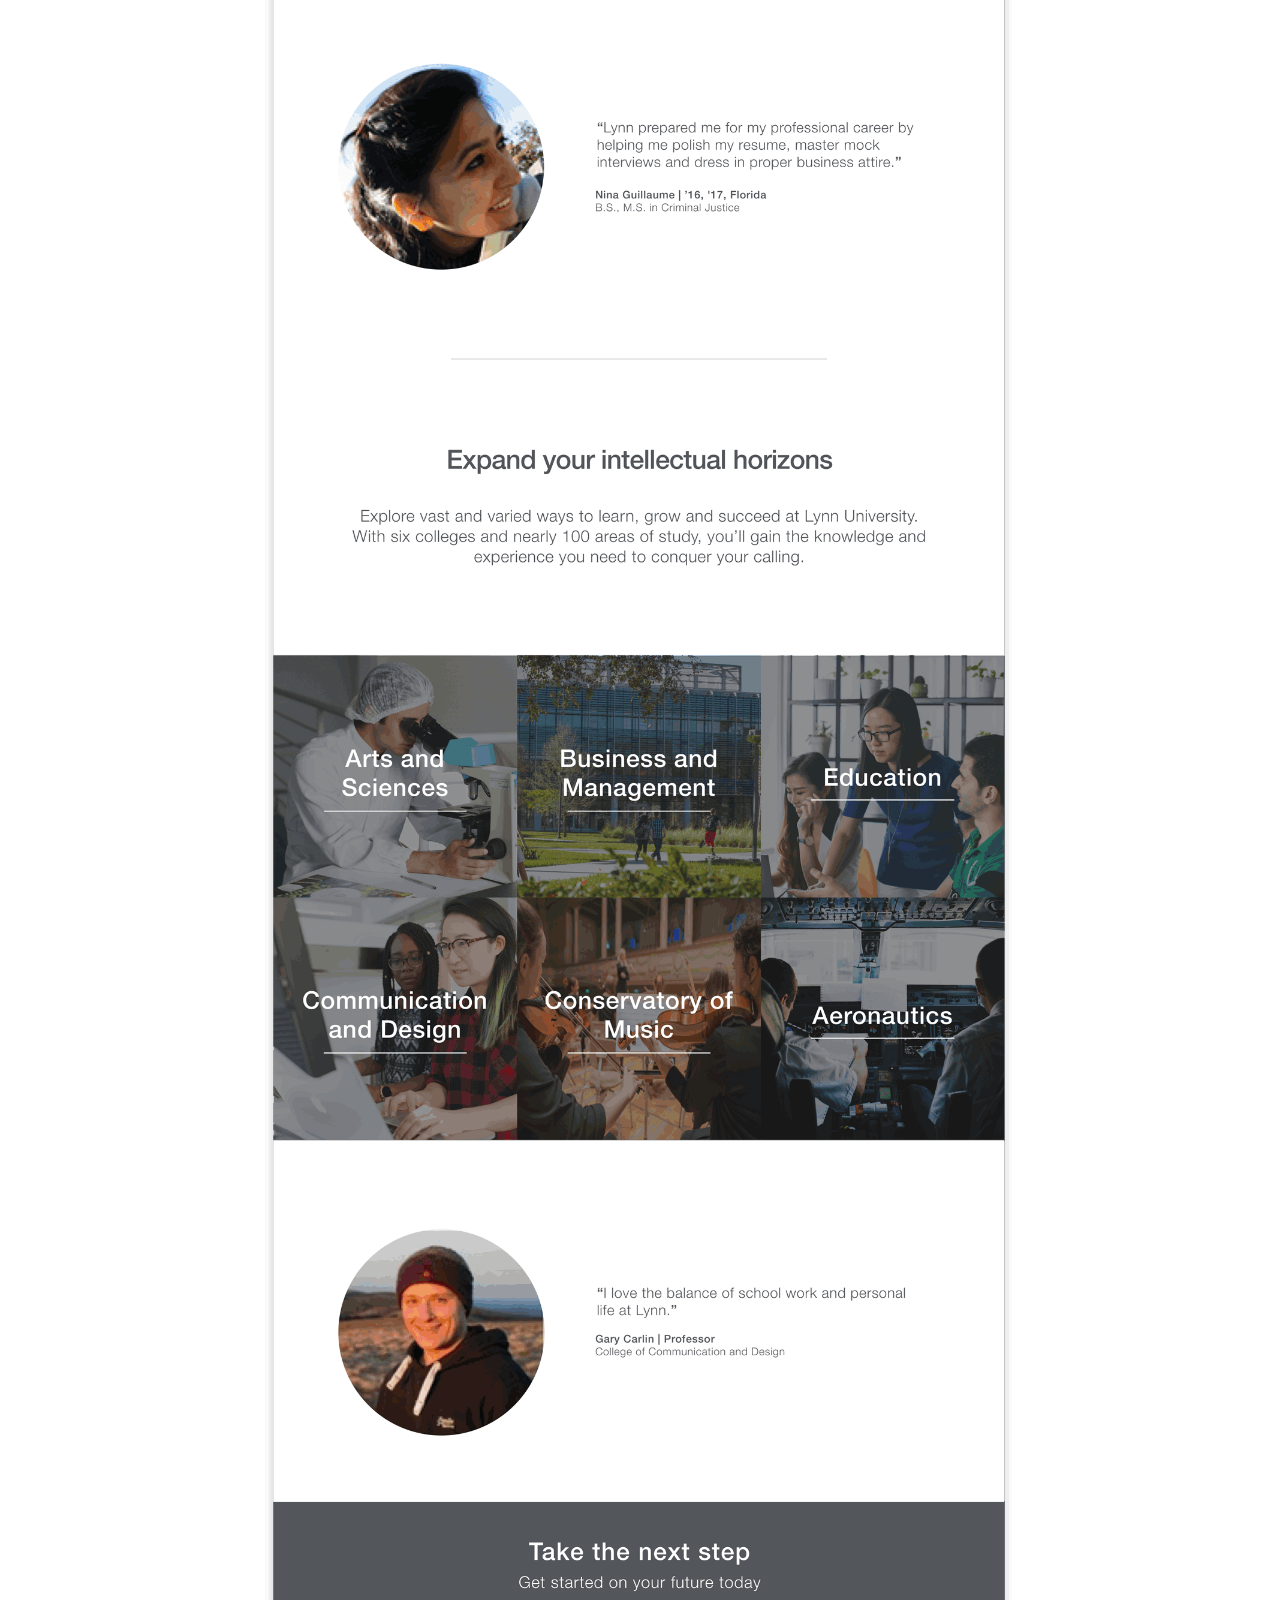
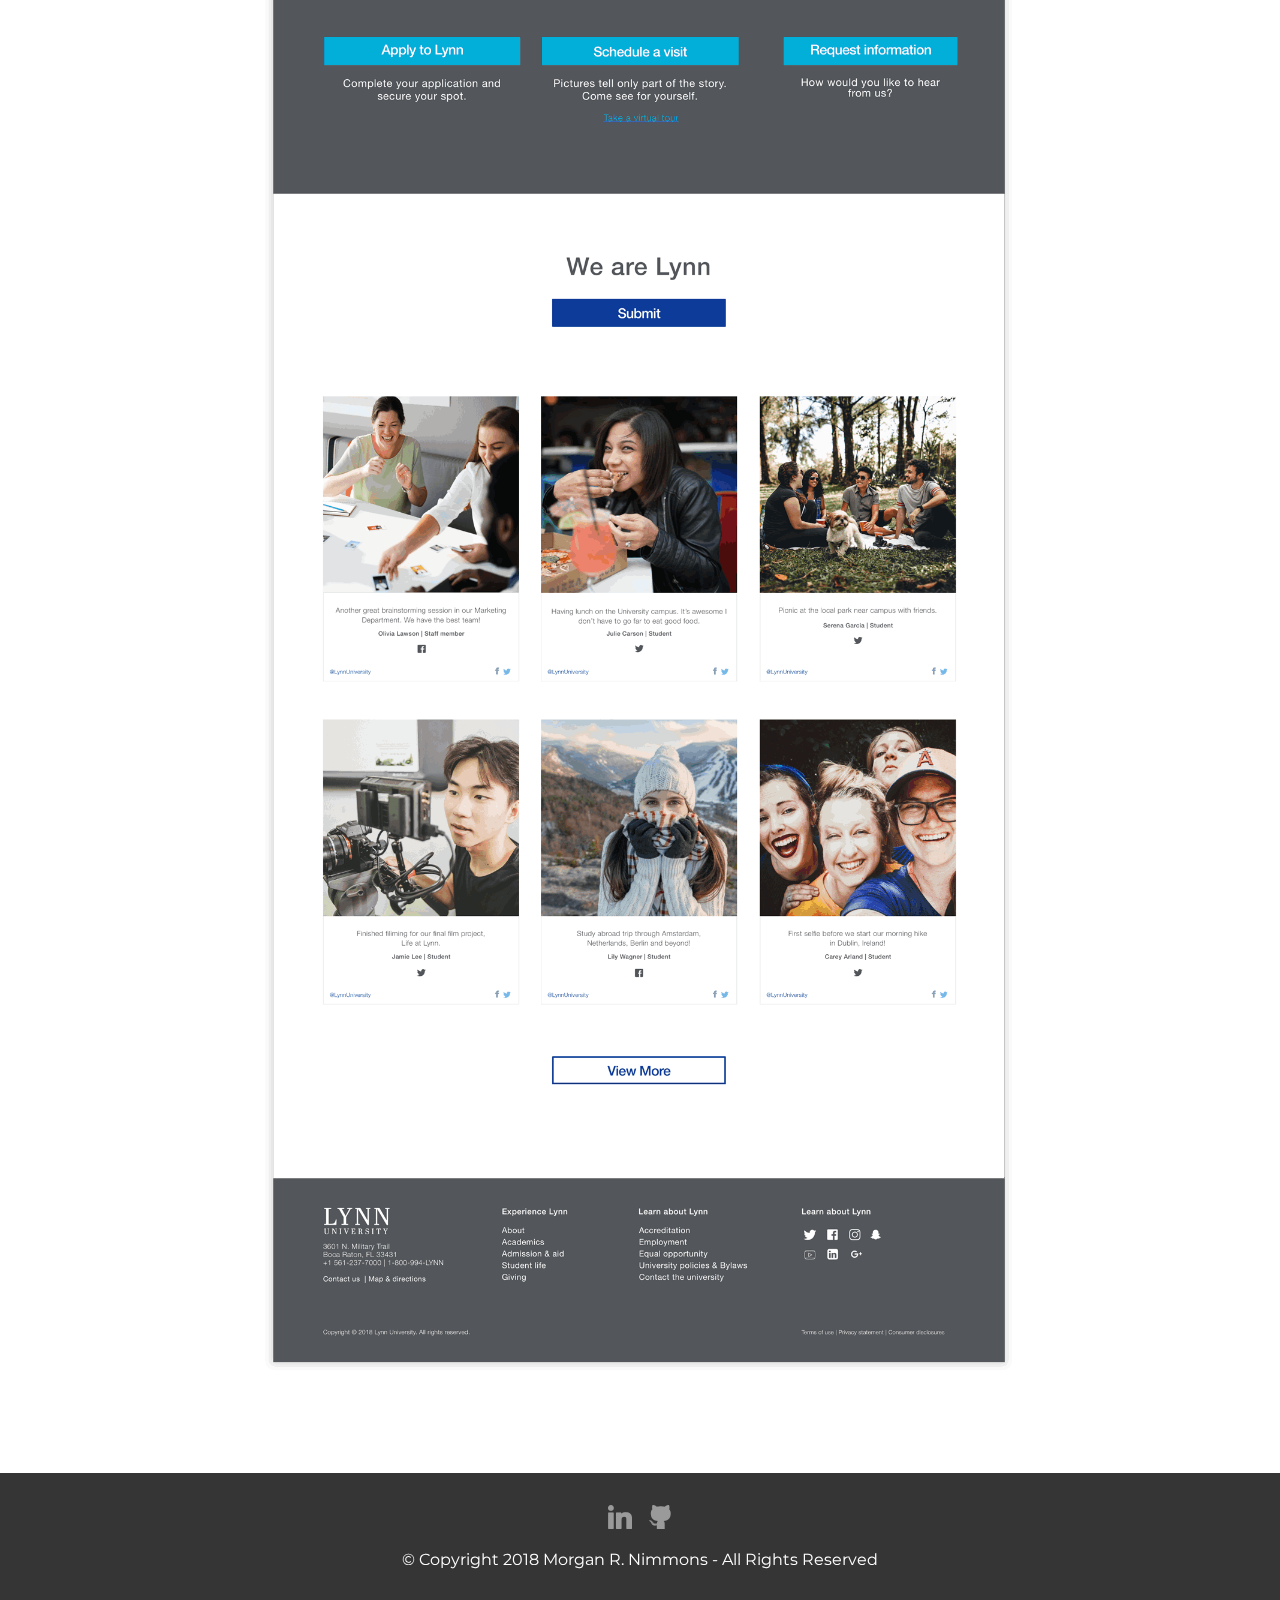
<file: lynn-university-redesign.html>
<!DOCTYPE html>
<html >
<head>
  <!-- Site made with Mobirise Website Builder v4.8.1, https://mobirise.com -->
  <meta charset="UTF-8">
  <meta http-equiv="X-UA-Compatible" content="IE=edge">
  <meta name="generator" content="Mobirise v4.8.1, mobirise.com">
  <meta name="viewport" content="width=device-width, initial-scale=1, minimum-scale=1">
  <link rel="shortcut icon" href="assets/images/asset-63x-128x127.png" type="image/x-icon">
  <meta name="description" content="Web Site Maker Description">
  <title>Lynn University Mobile Redesign</title>
  <link rel="stylesheet" href="assets/web/assets/mobirise-icons/mobirise-icons.css">
  <link rel="stylesheet" href="assets/tether/tether.min.css">
  <link rel="stylesheet" href="assets/bootstrap/css/bootstrap.min.css">
  <link rel="stylesheet" href="assets/bootstrap/css/bootstrap-grid.min.css">
  <link rel="stylesheet" href="assets/bootstrap/css/bootstrap-reboot.min.css">
  <link rel="stylesheet" href="assets/socicon/css/styles.css">
  <link rel="stylesheet" href="assets/dropdown/css/style.css">
  <link rel="stylesheet" href="assets/theme/css/style.css">
  <link rel="stylesheet" href="assets/mobirise/css/mbr-additional.css" type="text/css">
  
  
  
</head>
<body>
  <section class="menu cid-r3i4lrNfp4" once="menu" id="menu2-21">

    

    <nav class="navbar navbar-expand beta-menu navbar-dropdown align-items-center navbar-fixed-top navbar-toggleable-sm bg-color transparent">
        <button class="navbar-toggler navbar-toggler-right" type="button" data-toggle="collapse" data-target="#navbarSupportedContent" aria-controls="navbarSupportedContent" aria-expanded="false" aria-label="Toggle navigation">
            <div class="hamburger">
                <span></span>
                <span></span>
                <span></span>
                <span></span>
            </div>
        </button>
        <div class="menu-logo">
            <div class="navbar-brand">
                
                <span class="navbar-caption-wrap"><a class="navbar-caption text-secondary display-5" href="index.html">Morgan.</a></span>
            </div>
        </div>
        <div class="collapse navbar-collapse" id="navbarSupportedContent">
            <ul class="navbar-nav nav-dropdown nav-right" data-app-modern-menu="true"><li class="nav-item dropdown open"><a class="nav-link link text-secondary dropdown-toggle display-4" href="design.html" aria-expanded="true" data-toggle="dropdown-submenu">
                        Work</a><div class="dropdown-menu"><a class="text-secondary dropdown-item display-4" href="design.html" aria-expanded="false">Design</a><a class="text-secondary dropdown-item display-4" href="web-development.html" aria-expanded="false">Web Development</a></div></li>
                <li class="nav-item">
                    <a class="nav-link link text-secondary display-4" href="https://mobirise.com">
                        Resume</a>
                </li><li class="nav-item"><a class="nav-link link text-secondary display-4" href="about.html" target="_blank">
                        About</a></li></ul>
            
        </div>
    </nav>
</section>

<section class="engine"><a href="https://mobiri.se/d">free web maker</a></section><section class="mbr-section content5 cid-r3i4ls4mSG mbr-parallax-background" id="content5-22">

    

    <div class="mbr-overlay" style="opacity: 0.2; background-color: rgb(53, 53, 53);">
    </div>

    <div class="container">
        <div class="media-container-row">
            <div class="title col-12 col-md-8">
                <h2 class="align-center mbr-bold mbr-white pb-3 mbr-fonts-style display-1">Lynn University Redesign</h2>
                
                
                
            </div>
        </div>
    </div>
</section>

<section class="features1 cid-r3i6cAINpH" id="features1-2d">
    
    

    
    <div class="container">
        <div class="media-container-row">

            <div class="card p-3 col-12 col-md-6 col-lg-4">
                <div class="card-img pb-3">
                    <span class="mbr-iconfont mbri-search" style="color: rgb(61, 184, 199);"></span>
                </div>
                <div class="card-box">
                    <h4 class="card-title py-3 mbr-fonts-style display-5">
                        The Problem</h4>
                    <p class="mbr-text mbr-fonts-style display-7">
                        The original Lynn.edu website had too much white space and no divisions or elements to break up content.<br>As well, many of the design elements were outdated.</p>
                </div>
            </div>

            <div class="card p-3 col-12 col-md-6 col-lg-4">
                <div class="card-img pb-3">
                    <span class="mbr-iconfont mbri-idea" style="color: rgb(61, 184, 199);"></span>
                </div>
                <div class="card-box">
                    <h4 class="card-title py-3 mbr-fonts-style display-5">
                        The Solution</h4>
                    <p class="mbr-text mbr-fonts-style display-7">I went with the mobile-first approach.<br>I added more left and right padding for mobile. I utilized more overlays, horizontal lines and background colors to<br>break up content.&nbsp;</p>
                </div>
            </div>

            <div class="card p-3 col-12 col-md-6 col-lg-4">
                <div class="card-img pb-3">
                    <span class="mbr-iconfont mbri-responsive" style="color: rgb(61, 184, 199);"></span>
                </div>
                <div class="card-box">
                    <h4 class="card-title py-3 mbr-fonts-style display-5">
                        Tools Used</h4>
                    <p class="mbr-text mbr-fonts-style display-7">
                        Sketch 3, and Adobe Photoshop</p>
                </div>
            </div>

            

        </div>

    </div>

</section>

<section class="mbr-section content4 cid-r3i7WUoZlY" id="content4-2e">

    

    <div class="container">
        <div class="media-container-row">
            <div class="title col-12 col-md-8">
                <h2 class="align-center pb-3 mbr-fonts-style display-2">Design Process</h2>
                <h3 class="mbr-section-subtitle align-center mbr-light mbr-fonts-style display-5">
                    Because I used elements that already existed on the current website, I decided not to sketch out any wireframes.</h3>
                
            </div>
        </div>
    </div>
</section>

<section class="mbr-section content4 cid-r3i8VazqhH" id="content4-2f">

    

    <div class="container">
        <div class="media-container-row">
            <div class="title col-12 col-md-8">
                <h2 class="align-center pb-3 mbr-fonts-style display-2">
                    Mobile</h2>
                
                
            </div>
        </div>
    </div>
</section>

<section class="cid-r3ibt0U9Ox" id="image2-2i">

    

    <figure class="mbr-figure container">
        <div class="image-block" style="width: 100%;">
            <img src="assets/images/home-1-2808x1496.png" alt="Mobirise" title="">
            
        </div>
    </figure>
</section>

<section class="cid-r3ib0AjmuG" id="image2-2h">

    

    <figure class="mbr-figure container">
        <div class="image-block" style="width: 100%;">
            <img src="assets/images/uidesign-screens-2880x1534.png" alt="Mobirise" title="">
            
        </div>
    </figure>
</section>

<section class="mbr-section content4 cid-r3lLOeNo0A" id="content4-5k">

    

    <div class="container">
        <div class="media-container-row">
            <div class="title col-12 col-md-8">
                <h2 class="align-center pb-3 mbr-fonts-style display-2">
                    Website</h2>
                
                
            </div>
        </div>
    </div>
</section>

<section class="cid-r3lHWJUHRk" id="image2-5j">

    

    <figure class="mbr-figure container">
        <div class="image-block" style="width: 73%;">
            <img src="assets/images/lynn-u-redesign-desktop-3-1351x8195.png" alt="Mobirise" title="">
            
        </div>
    </figure>
</section>

<section once="" class="cid-r3i4ly4z1x" id="footer7-2c">

    

    

    <div class="container">
        <div class="media-container-row align-center mbr-white">
            
            <div class="row social-row">
                <div class="social-list align-right pb-2">
                    
                    
                    
                    
                    
                    
                <div class="soc-item">
                        <a href="https://www.linkedin.com/in/mnimmons/" target="_blank">
                            <span class="mbr-iconfont mbr-iconfont-social socicon-linkedin socicon"></span>
                        </a>
                    </div><div class="soc-item">
                        <a href="https://github.com/mnimmz" target="_blank">
                            <span class="mbr-iconfont mbr-iconfont-social socicon-github socicon"></span>
                        </a>
                    </div></div>
            </div>
            <div class="row row-copirayt">
                <p class="mbr-text mb-0 mbr-fonts-style mbr-white align-center display-7">
                    © Copyright 2018 Morgan R. Nimmons - All Rights Reserved
                </p>
            </div>
        </div>
    </div>
</section>


  <script src="assets/web/assets/jquery/jquery.min.js"></script>
  <script src="assets/popper/popper.min.js"></script>
  <script src="assets/tether/tether.min.js"></script>
  <script src="assets/bootstrap/js/bootstrap.min.js"></script>
  <script src="assets/dropdown/js/script.min.js"></script>
  <script src="assets/touchswipe/jquery.touch-swipe.min.js"></script>
  <script src="assets/parallax/jarallax.min.js"></script>
  <script src="assets/smoothscroll/smooth-scroll.js"></script>
  <script src="assets/theme/js/script.js"></script>
  
  
 <div id="scrollToTop" class="scrollToTop mbr-arrow-up"><a style="text-align: center;"><i></i></a></div>
  </body>
</html>
</file>
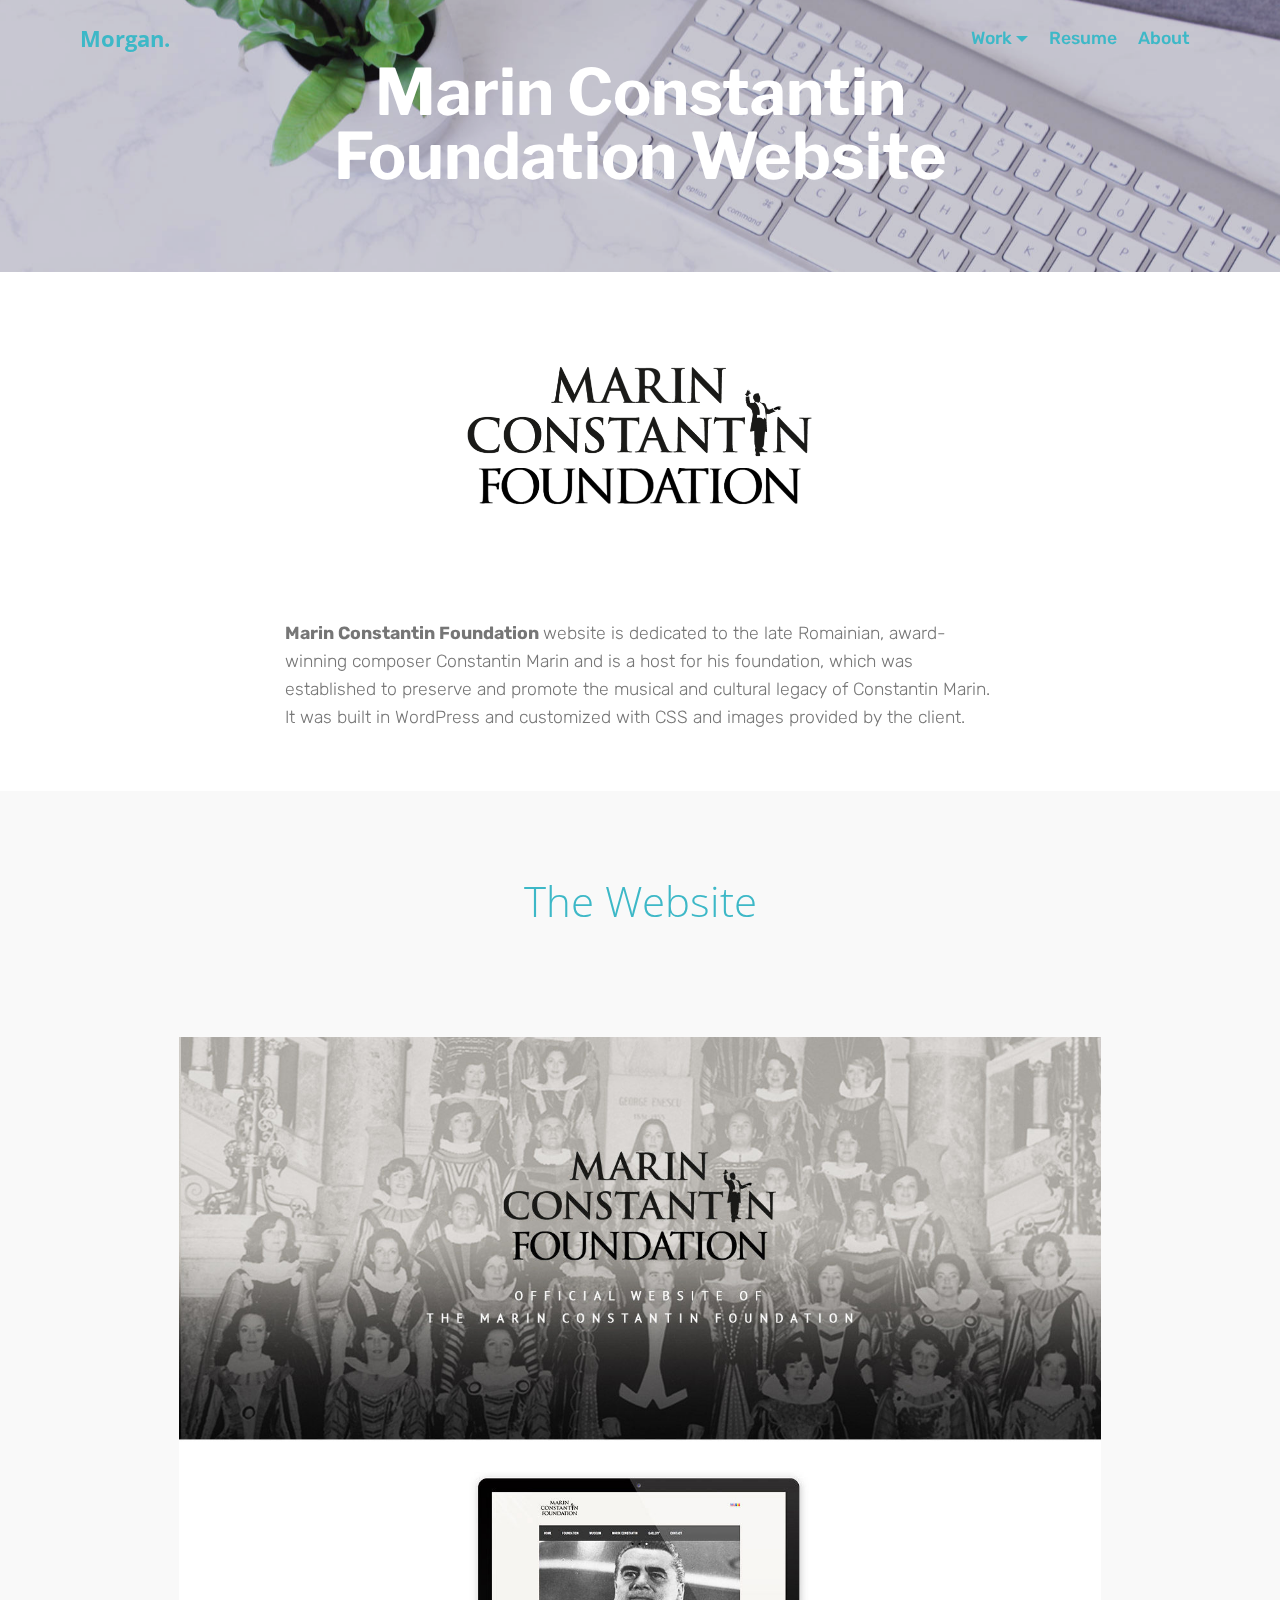
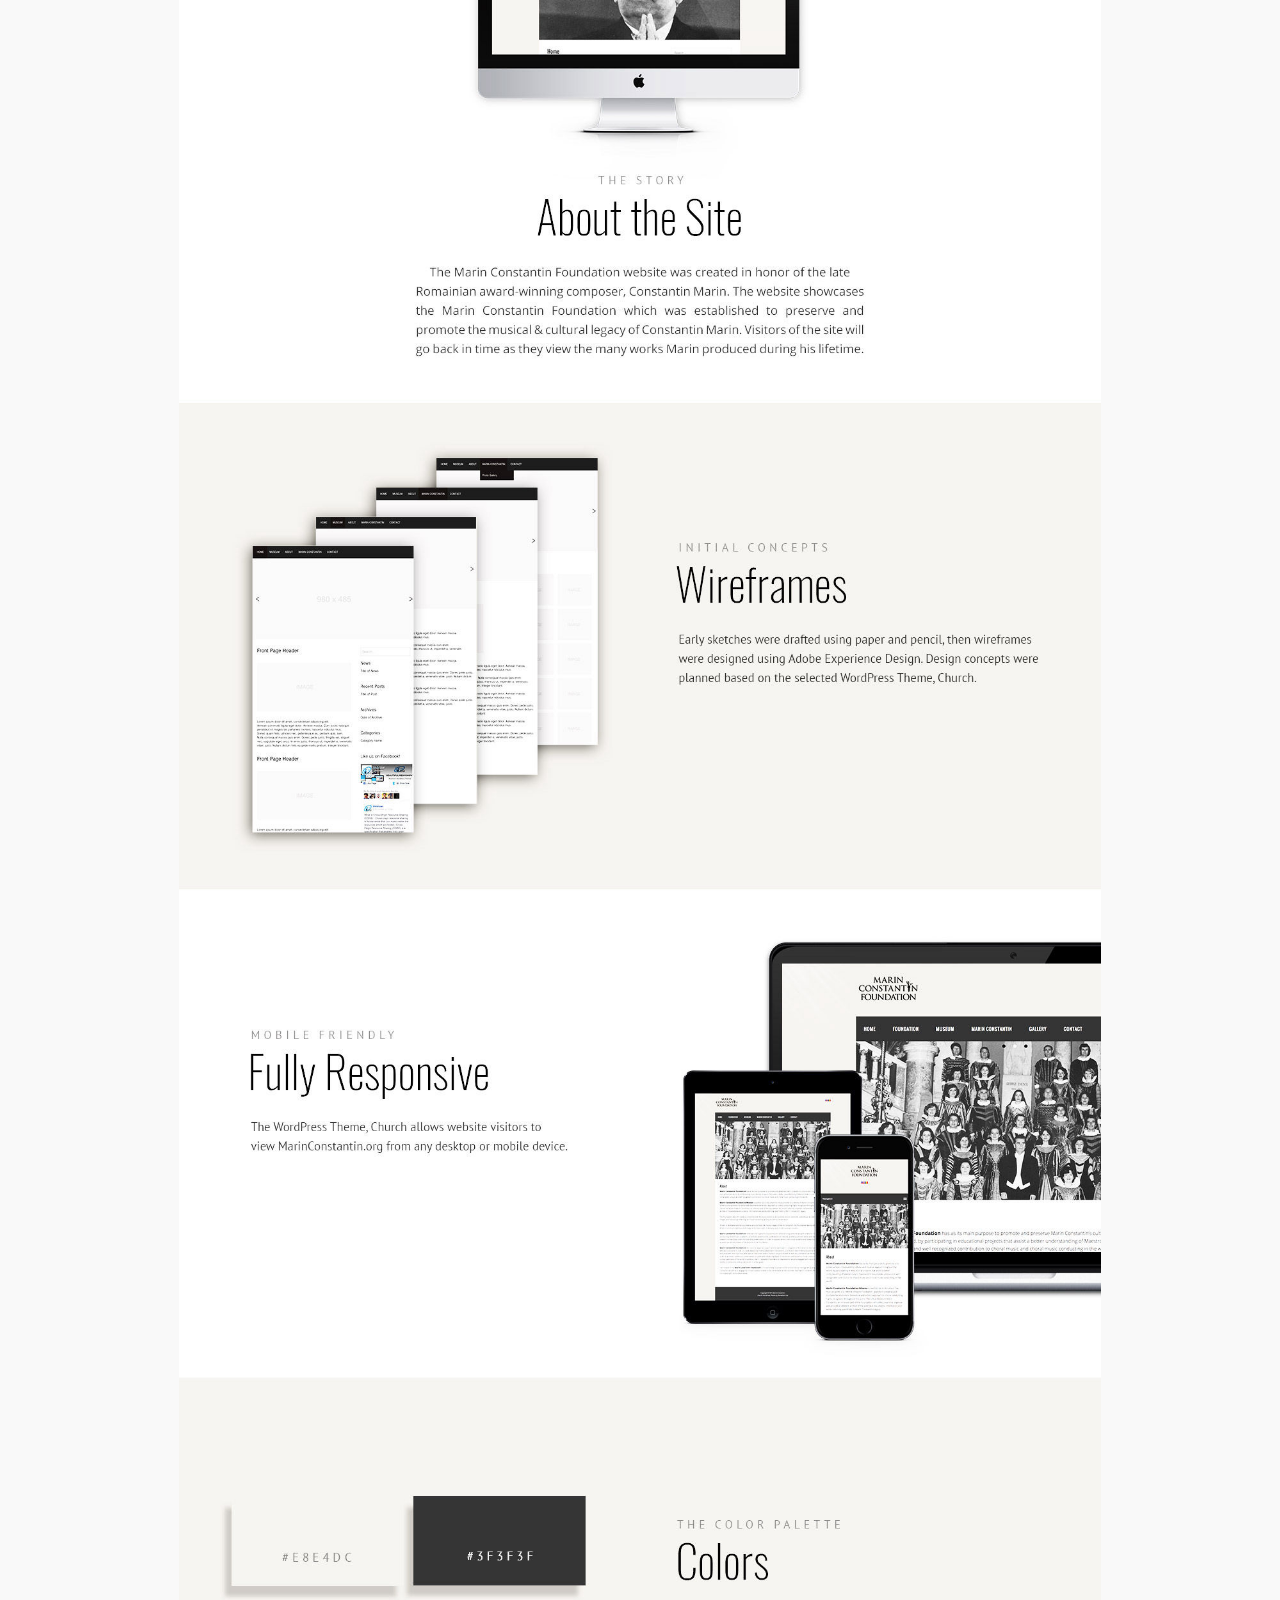
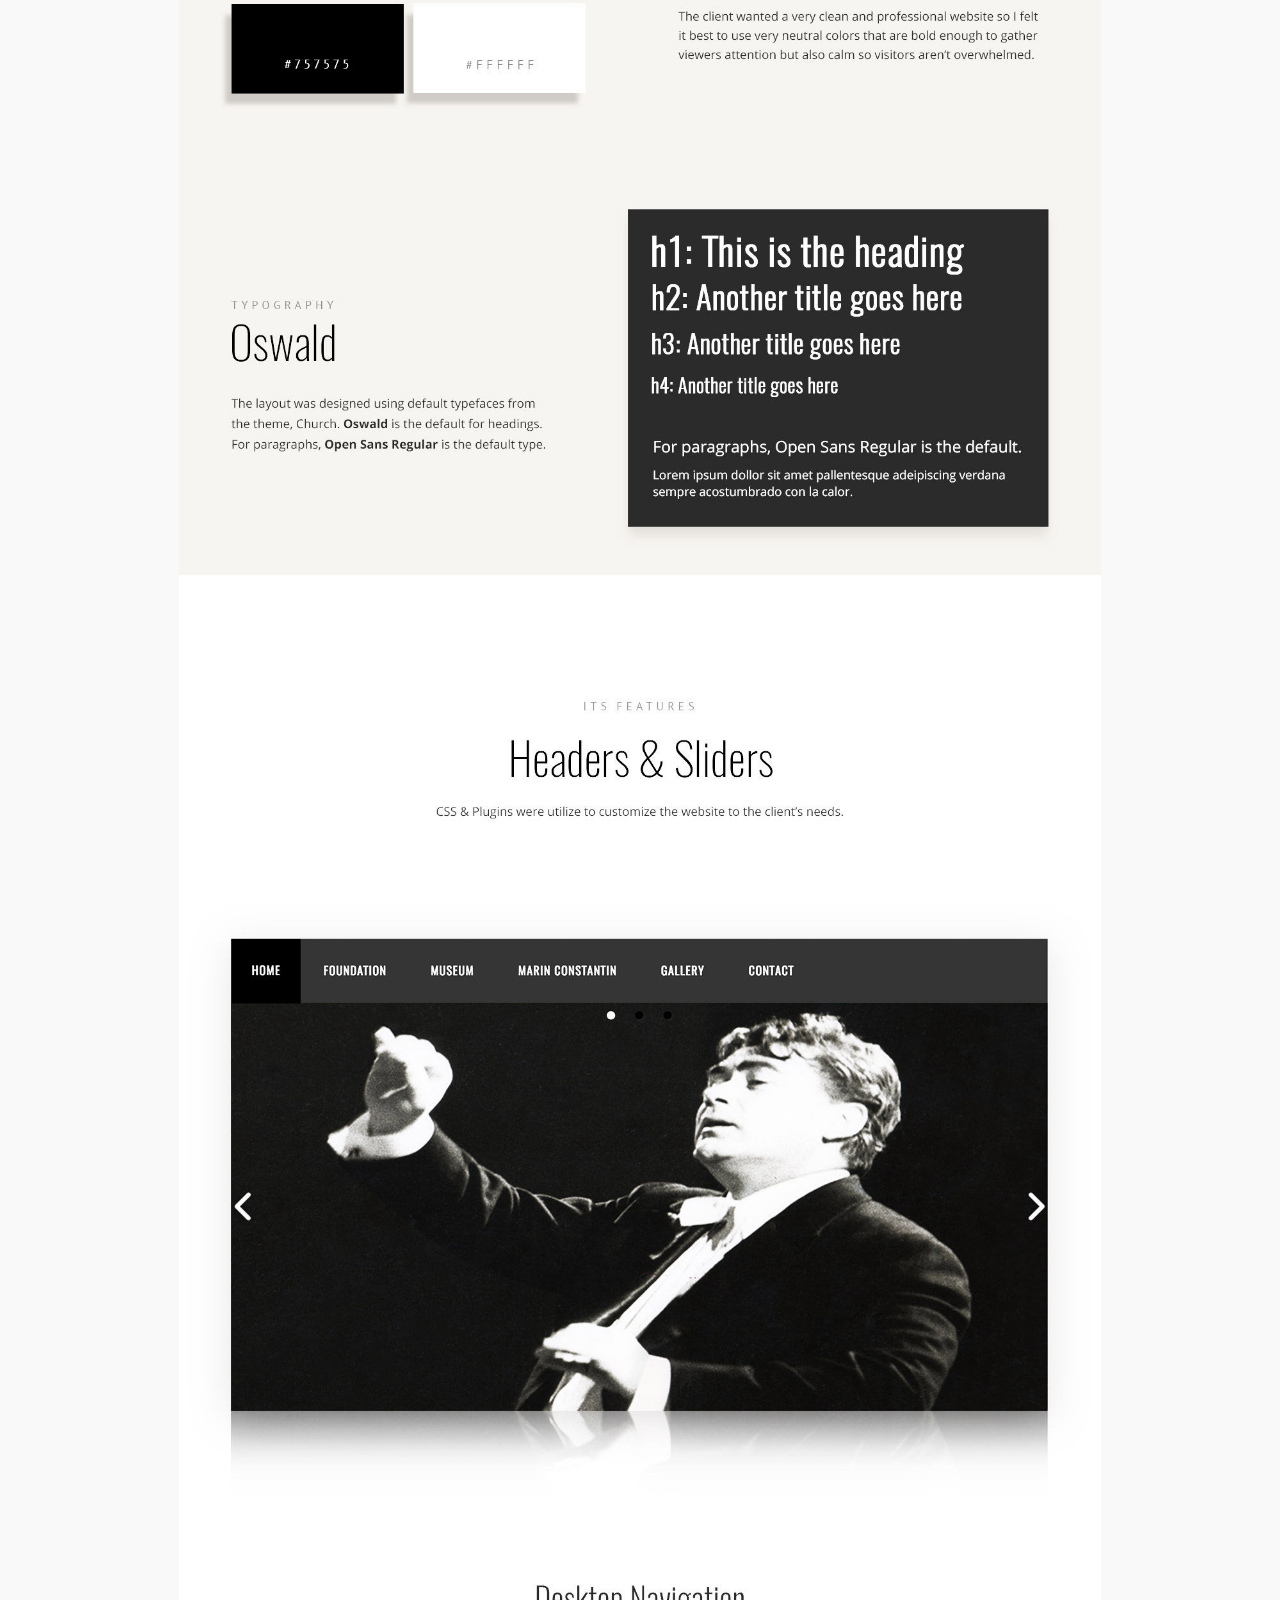
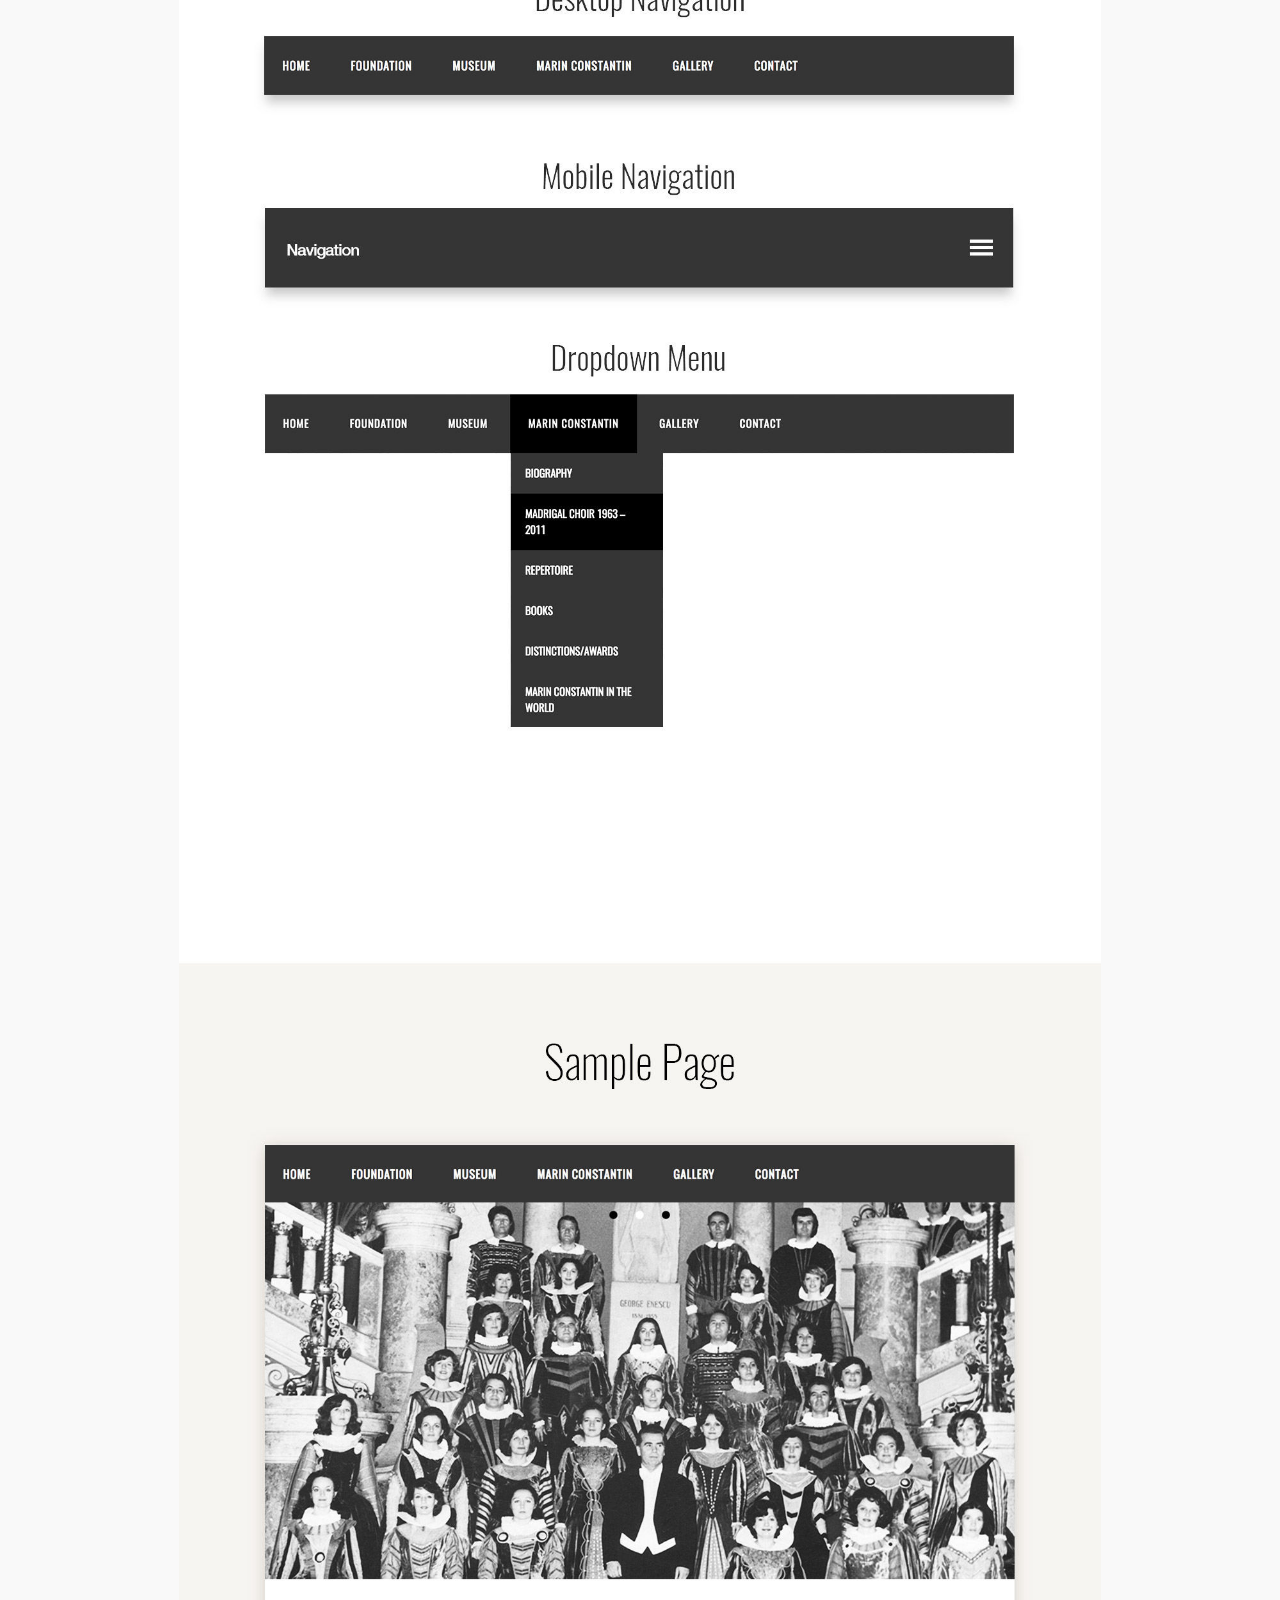
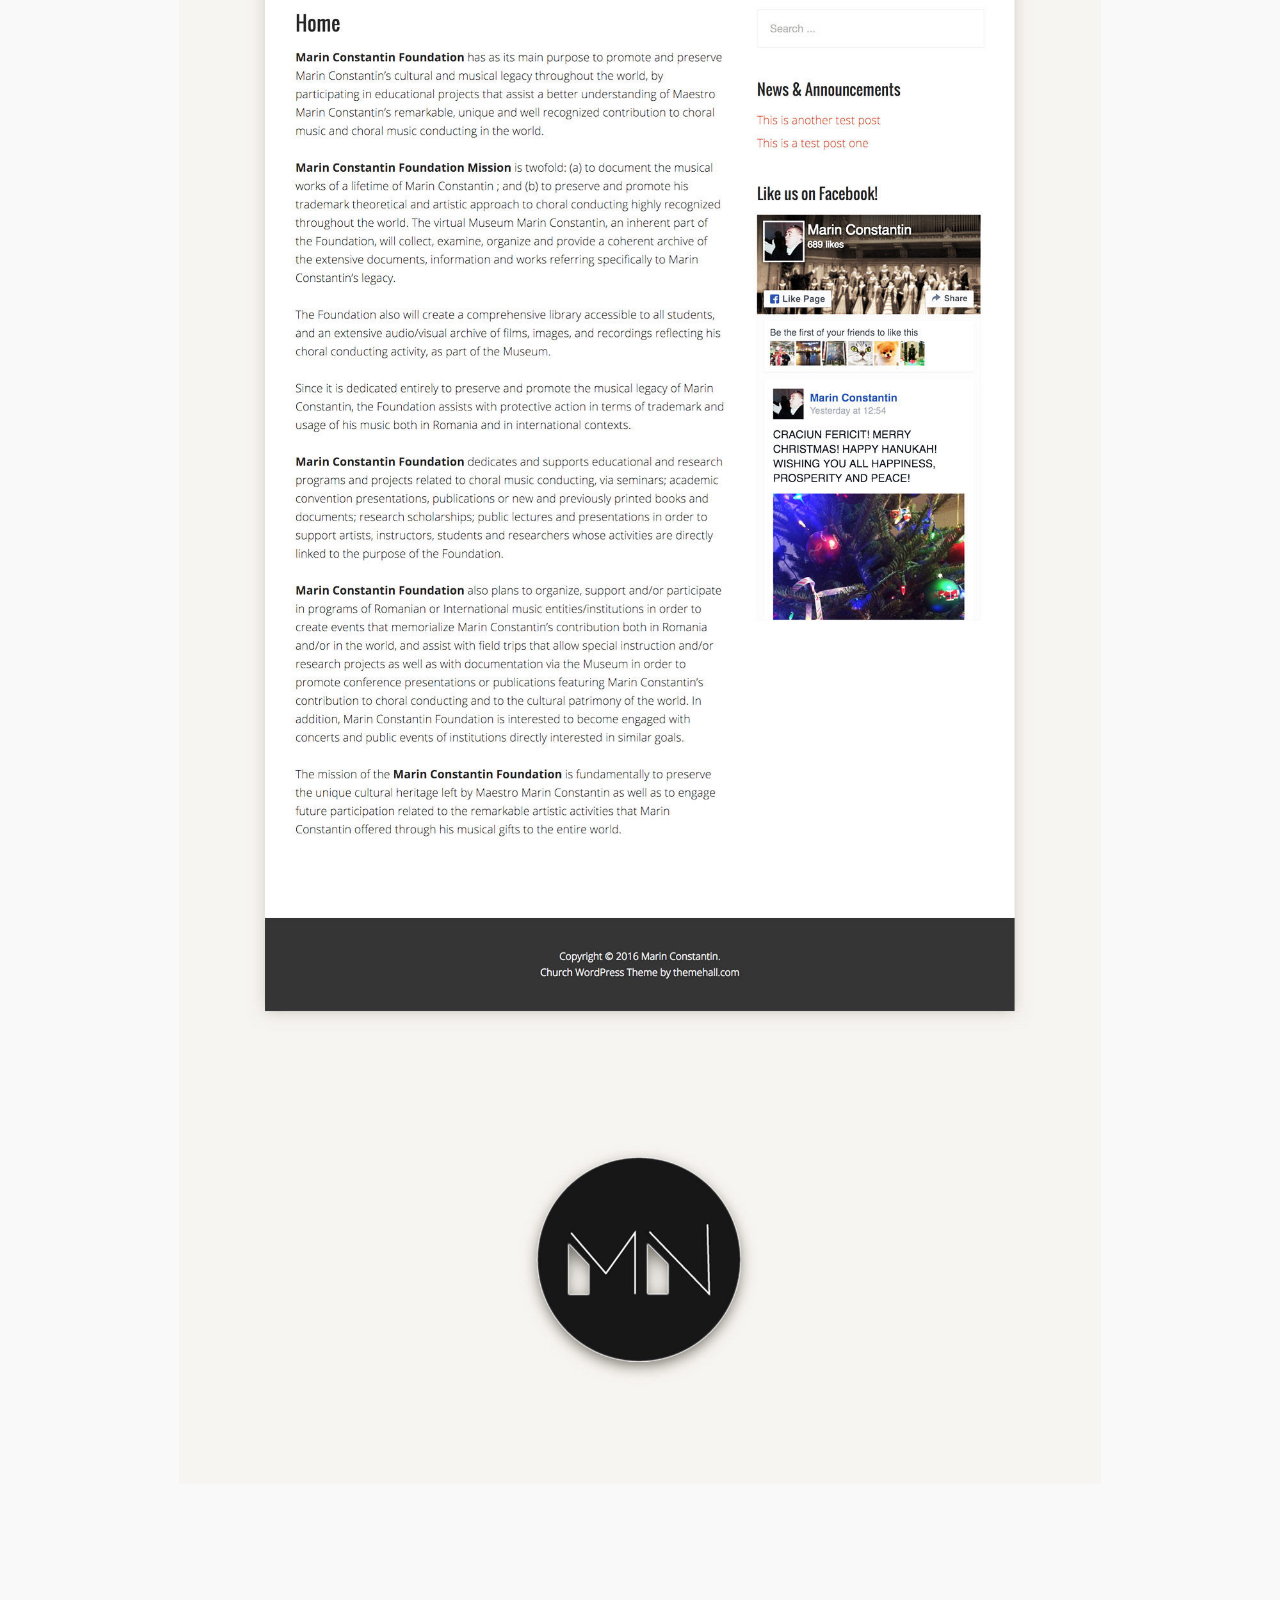
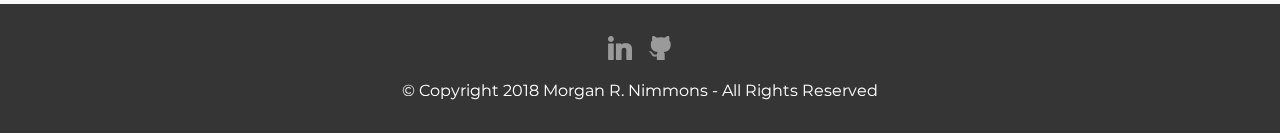
<file: marin-constantin-website.html>
<!DOCTYPE html>
<html >
<head>
  <!-- Site made with Mobirise Website Builder v4.8.1, https://mobirise.com -->
  <meta charset="UTF-8">
  <meta http-equiv="X-UA-Compatible" content="IE=edge">
  <meta name="generator" content="Mobirise v4.8.1, mobirise.com">
  <meta name="viewport" content="width=device-width, initial-scale=1, minimum-scale=1">
  <link rel="shortcut icon" href="assets/images/asset-63x-128x127.png" type="image/x-icon">
  <meta name="description" content="Web Site Maker Description">
  <title>Marin Constantin Website</title>
  <link rel="stylesheet" href="assets/web/assets/mobirise-icons/mobirise-icons.css">
  <link rel="stylesheet" href="assets/tether/tether.min.css">
  <link rel="stylesheet" href="assets/bootstrap/css/bootstrap.min.css">
  <link rel="stylesheet" href="assets/bootstrap/css/bootstrap-grid.min.css">
  <link rel="stylesheet" href="assets/bootstrap/css/bootstrap-reboot.min.css">
  <link rel="stylesheet" href="assets/socicon/css/styles.css">
  <link rel="stylesheet" href="assets/dropdown/css/style.css">
  <link rel="stylesheet" href="assets/theme/css/style.css">
  <link rel="stylesheet" href="assets/mobirise/css/mbr-additional.css" type="text/css">
  
  
  
</head>
<body>
  <section class="menu cid-r3iQvpKLPV" once="menu" id="menu2-4b">

    

    <nav class="navbar navbar-expand beta-menu navbar-dropdown align-items-center navbar-fixed-top navbar-toggleable-sm bg-color transparent">
        <button class="navbar-toggler navbar-toggler-right" type="button" data-toggle="collapse" data-target="#navbarSupportedContent" aria-controls="navbarSupportedContent" aria-expanded="false" aria-label="Toggle navigation">
            <div class="hamburger">
                <span></span>
                <span></span>
                <span></span>
                <span></span>
            </div>
        </button>
        <div class="menu-logo">
            <div class="navbar-brand">
                
                <span class="navbar-caption-wrap"><a class="navbar-caption text-secondary display-5" href="index.html">Morgan.</a></span>
            </div>
        </div>
        <div class="collapse navbar-collapse" id="navbarSupportedContent">
            <ul class="navbar-nav nav-dropdown nav-right" data-app-modern-menu="true"><li class="nav-item dropdown open"><a class="nav-link link text-secondary dropdown-toggle display-4" href="design.html" aria-expanded="true" data-toggle="dropdown-submenu">
                        Work</a><div class="dropdown-menu"><a class="text-secondary dropdown-item display-4" href="design.html" aria-expanded="false">Design</a><a class="text-secondary dropdown-item display-4" href="web-development.html" aria-expanded="false">Web Development</a></div></li>
                <li class="nav-item">
                    <a class="nav-link link text-secondary display-4" href="https://mobirise.com">
                        Resume</a>
                </li><li class="nav-item"><a class="nav-link link text-secondary display-4" href="about.html" target="_blank">
                        About</a></li></ul>
            
        </div>
    </nav>
</section>

<section class="engine"><a href="https://mobiri.se/v">html templates</a></section><section class="mbr-section content5 cid-r3iQvq7tAw mbr-parallax-background" id="content5-4c">

    

    <div class="mbr-overlay" style="opacity: 0.2; background-color: rgb(53, 53, 53);">
    </div>

    <div class="container">
        <div class="media-container-row">
            <div class="title col-12 col-md-8">
                <h2 class="align-center mbr-bold mbr-white pb-3 mbr-fonts-style display-1">Marin Constantin Foundation Website</h2>
                
                
                
            </div>
        </div>
    </div>
</section>

<section class="cid-r3iQvquxlG" id="image2-4d">

    

    <figure class="mbr-figure container">
        <div class="image-block" style="width: 34%;">
            <img src="assets/images/marin-constantin-foundation-logo-754x303.png" alt="Mobirise" title="">
            
        </div>
    </figure>
</section>

<section class="mbr-section article content1 cid-r3iQvqHHSO" id="content1-4e">
    
     

    <div class="container">
        <div class="media-container-row">
            <div class="mbr-text col-12 col-md-8 mbr-fonts-style display-4"><strong>Marin Constantin Foundation </strong>website is dedicated to the late Romainian, award-winning composer Constantin Marin and is a host for his foundation, which was established to preserve and promote the musical and cultural legacy of Constantin Marin. It was built in WordPress and customized with CSS and images provided by the client.</div>
        </div>
    </div>
</section>

<section class="mbr-section content4 cid-r3iQvqPrFq" id="content4-4f">

    

    <div class="container">
        <div class="media-container-row">
            <div class="title col-12 col-md-8">
                <h2 class="align-center pb-3 mbr-fonts-style display-2">
                    The Website</h2>
                
                
            </div>
        </div>
    </div>
</section>

<section class="cid-r3iQvr2PqK" id="image2-4g">

    

    <figure class="mbr-figure container">
        <div class="image-block" style="width: 83%;">
            <img src="assets/images/marin-constantin-brand-identity-1440x10702.jpg" alt="Mobirise" title="">
            
        </div>
    </figure>
</section>

<section once="" class="cid-r3iQvreqdy" id="footer7-4h">

    

    

    <div class="container">
        <div class="media-container-row align-center mbr-white">
            
            <div class="row social-row">
                <div class="social-list align-right pb-2">
                    
                    
                    
                    
                    
                    
                <div class="soc-item">
                        <a href="https://www.linkedin.com/in/mnimmons/" target="_blank">
                            <span class="mbr-iconfont mbr-iconfont-social socicon-linkedin socicon"></span>
                        </a>
                    </div><div class="soc-item">
                        <a href="https://github.com/mnimmz" target="_blank">
                            <span class="mbr-iconfont mbr-iconfont-social socicon-github socicon"></span>
                        </a>
                    </div></div>
            </div>
            <div class="row row-copirayt">
                <p class="mbr-text mb-0 mbr-fonts-style mbr-white align-center display-7">
                    © Copyright 2018 Morgan R. Nimmons - All Rights Reserved
                </p>
            </div>
        </div>
    </div>
</section>


  <script src="assets/web/assets/jquery/jquery.min.js"></script>
  <script src="assets/popper/popper.min.js"></script>
  <script src="assets/tether/tether.min.js"></script>
  <script src="assets/bootstrap/js/bootstrap.min.js"></script>
  <script src="assets/dropdown/js/script.min.js"></script>
  <script src="assets/touchswipe/jquery.touch-swipe.min.js"></script>
  <script src="assets/parallax/jarallax.min.js"></script>
  <script src="assets/smoothscroll/smooth-scroll.js"></script>
  <script src="assets/theme/js/script.js"></script>
  
  
 <div id="scrollToTop" class="scrollToTop mbr-arrow-up"><a style="text-align: center;"><i></i></a></div>
  </body>
</html>
</file>
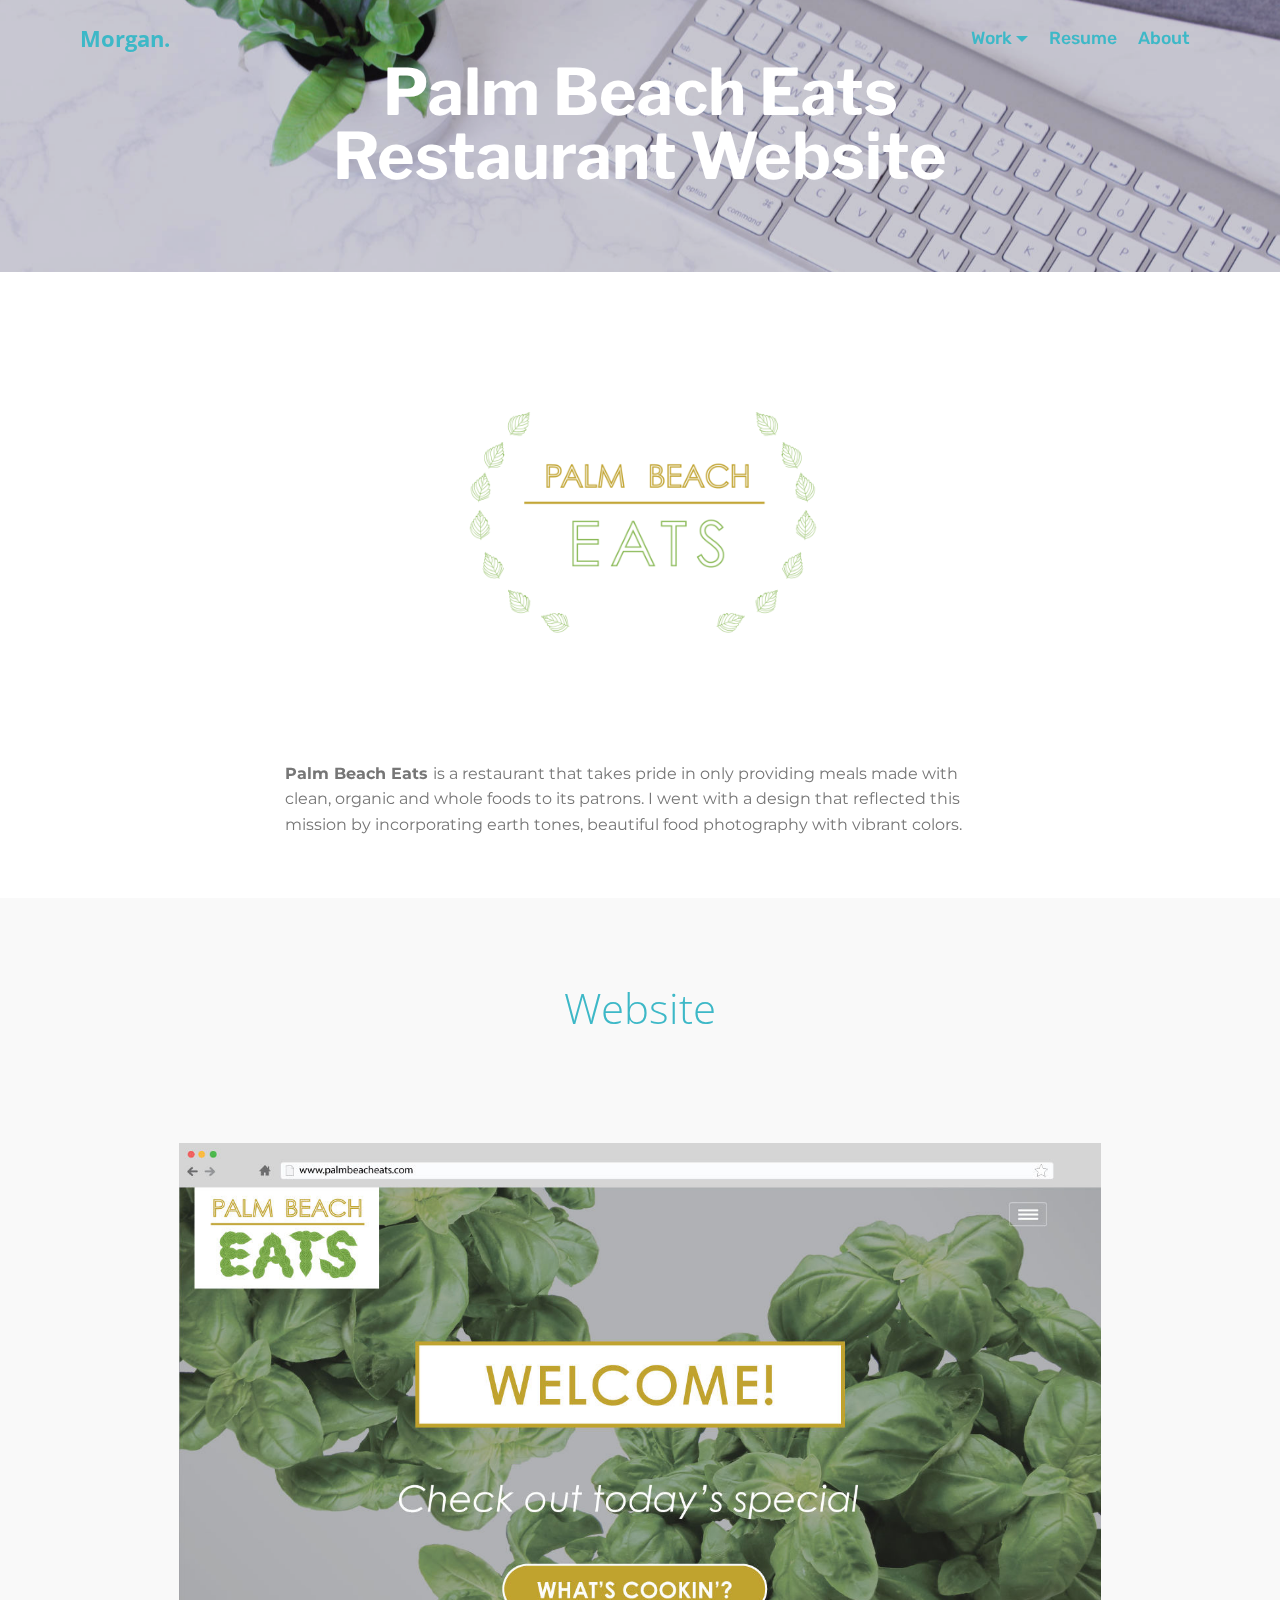
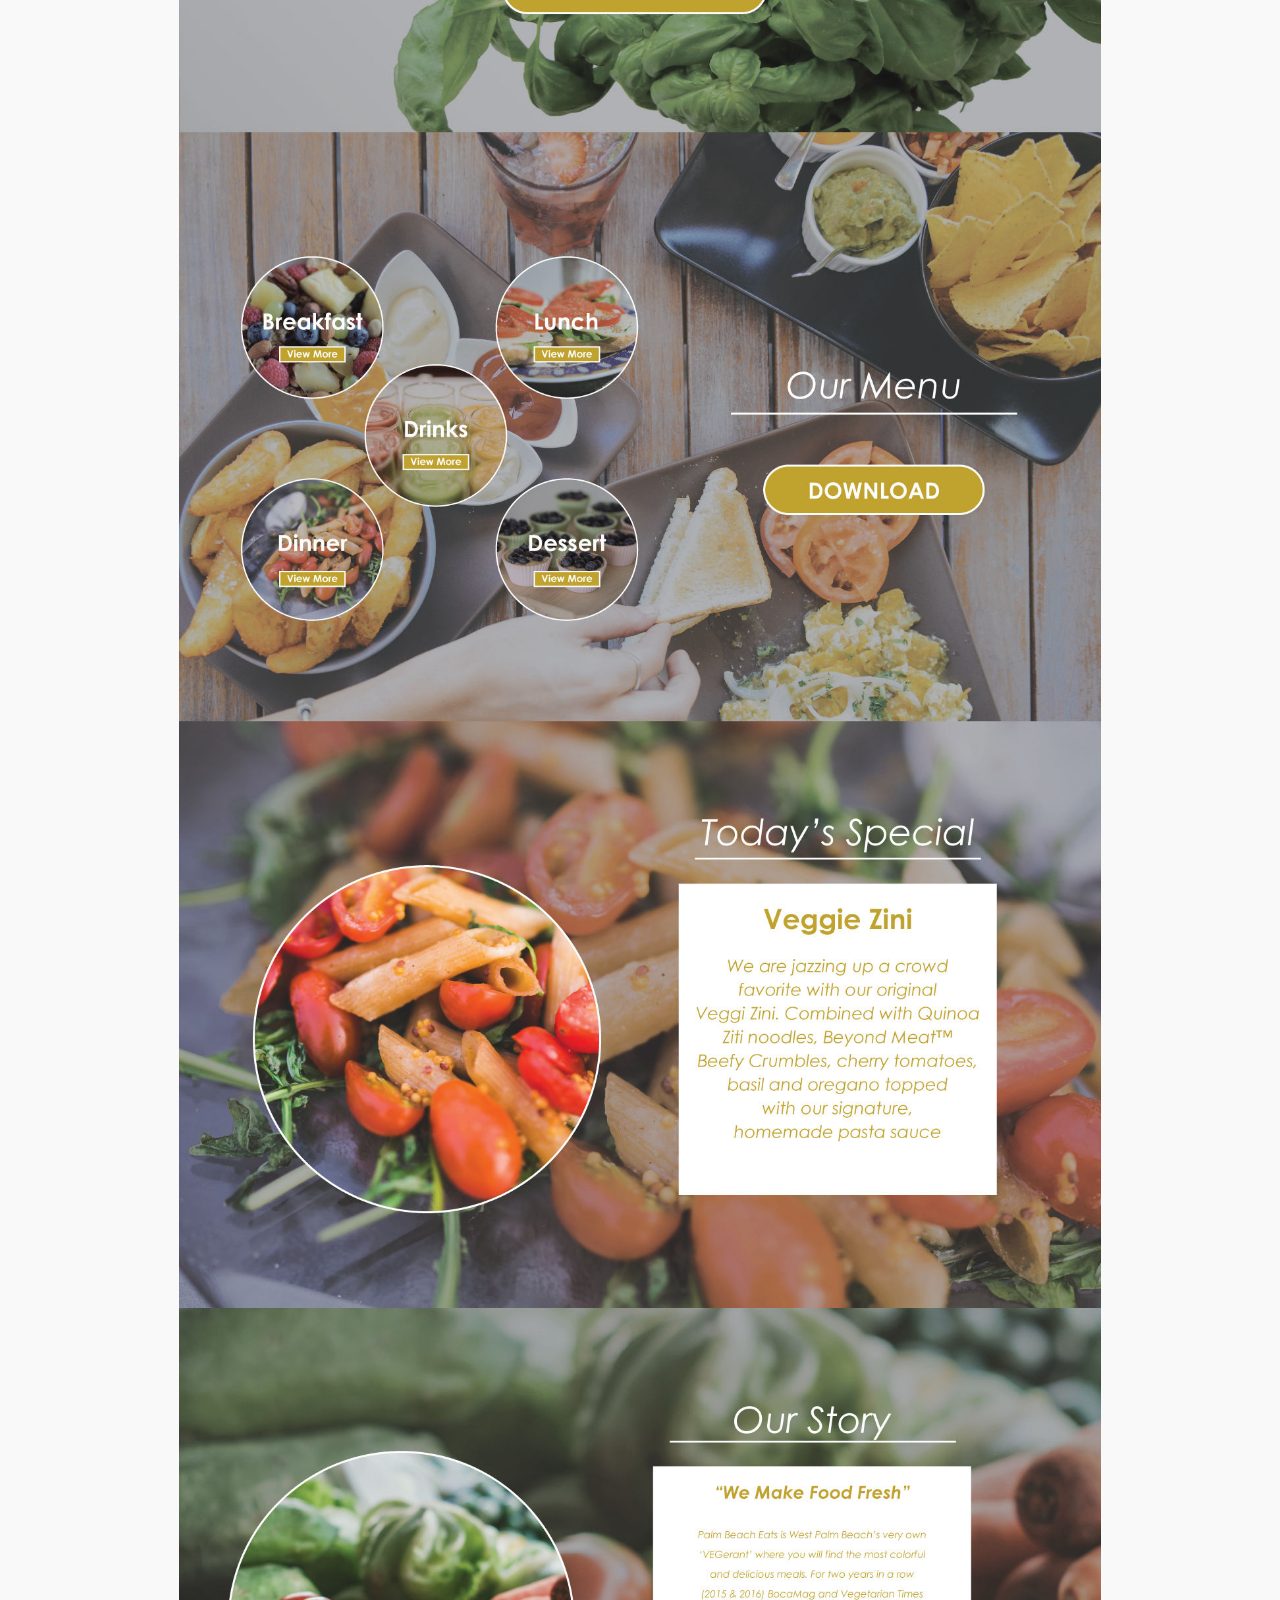
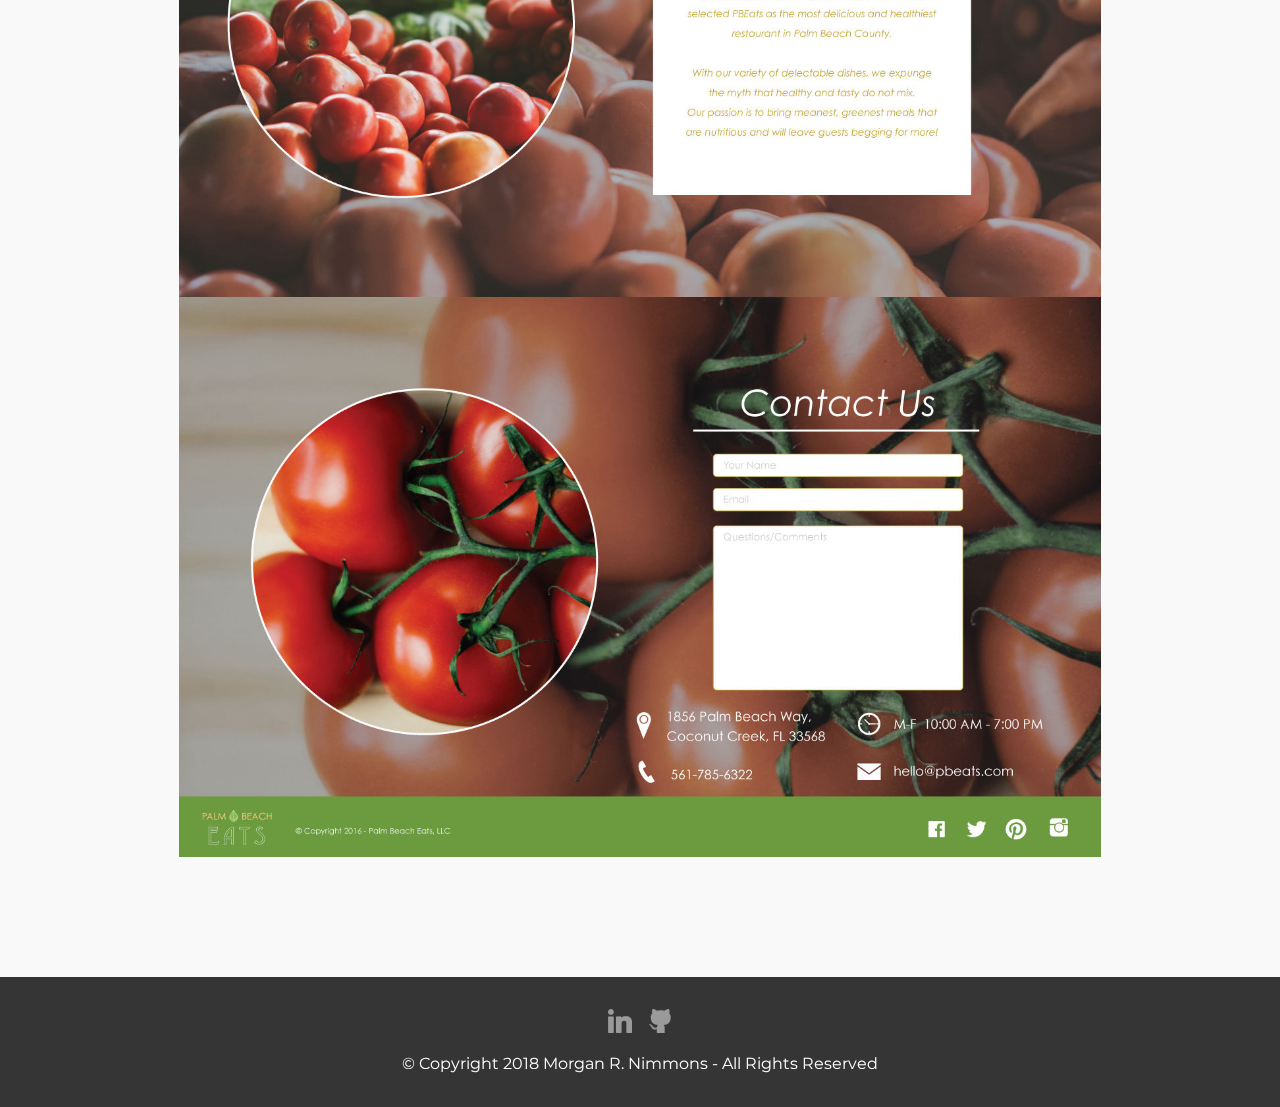
<file: palm-beach-eats.html>
<!DOCTYPE html>
<html >
<head>
  <!-- Site made with Mobirise Website Builder v4.8.1, https://mobirise.com -->
  <meta charset="UTF-8">
  <meta http-equiv="X-UA-Compatible" content="IE=edge">
  <meta name="generator" content="Mobirise v4.8.1, mobirise.com">
  <meta name="viewport" content="width=device-width, initial-scale=1, minimum-scale=1">
  <link rel="shortcut icon" href="assets/images/asset-63x-128x127.png" type="image/x-icon">
  <meta name="description" content="Web Site Maker Description">
  <title>Palm Beach Eats</title>
  <link rel="stylesheet" href="assets/web/assets/mobirise-icons/mobirise-icons.css">
  <link rel="stylesheet" href="assets/tether/tether.min.css">
  <link rel="stylesheet" href="assets/bootstrap/css/bootstrap.min.css">
  <link rel="stylesheet" href="assets/bootstrap/css/bootstrap-grid.min.css">
  <link rel="stylesheet" href="assets/bootstrap/css/bootstrap-reboot.min.css">
  <link rel="stylesheet" href="assets/socicon/css/styles.css">
  <link rel="stylesheet" href="assets/dropdown/css/style.css">
  <link rel="stylesheet" href="assets/theme/css/style.css">
  <link rel="stylesheet" href="assets/mobirise/css/mbr-additional.css" type="text/css">
  
  
  
</head>
<body>
  <section class="menu cid-r3iL5IXxEG" once="menu" id="menu2-3l">

    

    <nav class="navbar navbar-expand beta-menu navbar-dropdown align-items-center navbar-fixed-top navbar-toggleable-sm bg-color transparent">
        <button class="navbar-toggler navbar-toggler-right" type="button" data-toggle="collapse" data-target="#navbarSupportedContent" aria-controls="navbarSupportedContent" aria-expanded="false" aria-label="Toggle navigation">
            <div class="hamburger">
                <span></span>
                <span></span>
                <span></span>
                <span></span>
            </div>
        </button>
        <div class="menu-logo">
            <div class="navbar-brand">
                
                <span class="navbar-caption-wrap"><a class="navbar-caption text-secondary display-5" href="index.html">Morgan.</a></span>
            </div>
        </div>
        <div class="collapse navbar-collapse" id="navbarSupportedContent">
            <ul class="navbar-nav nav-dropdown nav-right" data-app-modern-menu="true"><li class="nav-item dropdown open"><a class="nav-link link text-secondary dropdown-toggle display-4" href="design.html" aria-expanded="true" data-toggle="dropdown-submenu">
                        Work</a><div class="dropdown-menu"><a class="text-secondary dropdown-item display-4" href="design.html" aria-expanded="false">Design</a><a class="text-secondary dropdown-item display-4" href="web-development.html" aria-expanded="false">Web Development</a></div></li>
                <li class="nav-item">
                    <a class="nav-link link text-secondary display-4" href="https://mobirise.com">
                        Resume</a>
                </li><li class="nav-item"><a class="nav-link link text-secondary display-4" href="about.html" target="_blank">
                        About</a></li></ul>
            
        </div>
    </nav>
</section>

<section class="engine"><a href="https://mobiri.se/w">html5 templates</a></section><section class="mbr-section content5 cid-r3iL5JlAk9 mbr-parallax-background" id="content5-3m">

    

    <div class="mbr-overlay" style="opacity: 0.2; background-color: rgb(53, 53, 53);">
    </div>

    <div class="container">
        <div class="media-container-row">
            <div class="title col-12 col-md-8">
                <h2 class="align-center mbr-bold mbr-white pb-3 mbr-fonts-style display-1">Palm Beach Eats Restaurant Website</h2>
                
                
                
            </div>
        </div>
    </div>
</section>

<section class="cid-r3iL5JFi8D" id="image2-3n">

    

    <figure class="mbr-figure container">
        <div class="image-block" style="width: 34%;">
            <img src="assets/images/pbeats-no-to-go-6-22-16-2-444x575.png" alt="Mobirise" title="">
            
        </div>
    </figure>
</section>

<section class="mbr-section article content1 cid-r3iL5JTa9N" id="content1-3o">
    
     

    <div class="container">
        <div class="media-container-row">
            <div class="mbr-text col-12 col-md-8 mbr-fonts-style display-7"><strong>Palm Beach Eats </strong>is a restaurant that takes pride in only providing meals made with clean, organic and whole foods to its patrons. I went with a design that reflected this mission by incorporating earth tones, beautiful food photography with vibrant colors.</div>
        </div>
    </div>
</section>

<section class="mbr-section content4 cid-r3iL5Ks8Dq" id="content4-3r">

    

    <div class="container">
        <div class="media-container-row">
            <div class="title col-12 col-md-8">
                <h2 class="align-center pb-3 mbr-fonts-style display-2">Website</h2>
                
                
            </div>
        </div>
    </div>
</section>

<section class="cid-r3iL5KEzax" id="image2-3s">

    

    <figure class="mbr-figure container">
        <div class="image-block" style="width: 83%;">
            <img src="assets/images/pb-eats-website-full-1400x4428.jpg" alt="Mobirise" title="">
            
        </div>
    </figure>
</section>

<section once="" class="cid-r3iL5LBdTr" id="footer7-3w">

    

    

    <div class="container">
        <div class="media-container-row align-center mbr-white">
            
            <div class="row social-row">
                <div class="social-list align-right pb-2">
                    
                    
                    
                    
                    
                    
                <div class="soc-item">
                        <a href="https://www.linkedin.com/in/mnimmons/" target="_blank">
                            <span class="mbr-iconfont mbr-iconfont-social socicon-linkedin socicon"></span>
                        </a>
                    </div><div class="soc-item">
                        <a href="https://github.com/mnimmz" target="_blank">
                            <span class="mbr-iconfont mbr-iconfont-social socicon-github socicon"></span>
                        </a>
                    </div></div>
            </div>
            <div class="row row-copirayt">
                <p class="mbr-text mb-0 mbr-fonts-style mbr-white align-center display-7">
                    © Copyright 2018 Morgan R. Nimmons - All Rights Reserved
                </p>
            </div>
        </div>
    </div>
</section>


  <script src="assets/web/assets/jquery/jquery.min.js"></script>
  <script src="assets/popper/popper.min.js"></script>
  <script src="assets/tether/tether.min.js"></script>
  <script src="assets/bootstrap/js/bootstrap.min.js"></script>
  <script src="assets/dropdown/js/script.min.js"></script>
  <script src="assets/touchswipe/jquery.touch-swipe.min.js"></script>
  <script src="assets/parallax/jarallax.min.js"></script>
  <script src="assets/smoothscroll/smooth-scroll.js"></script>
  <script src="assets/theme/js/script.js"></script>
  
  
 <div id="scrollToTop" class="scrollToTop mbr-arrow-up"><a style="text-align: center;"><i></i></a></div>
  </body>
</html>
</file>
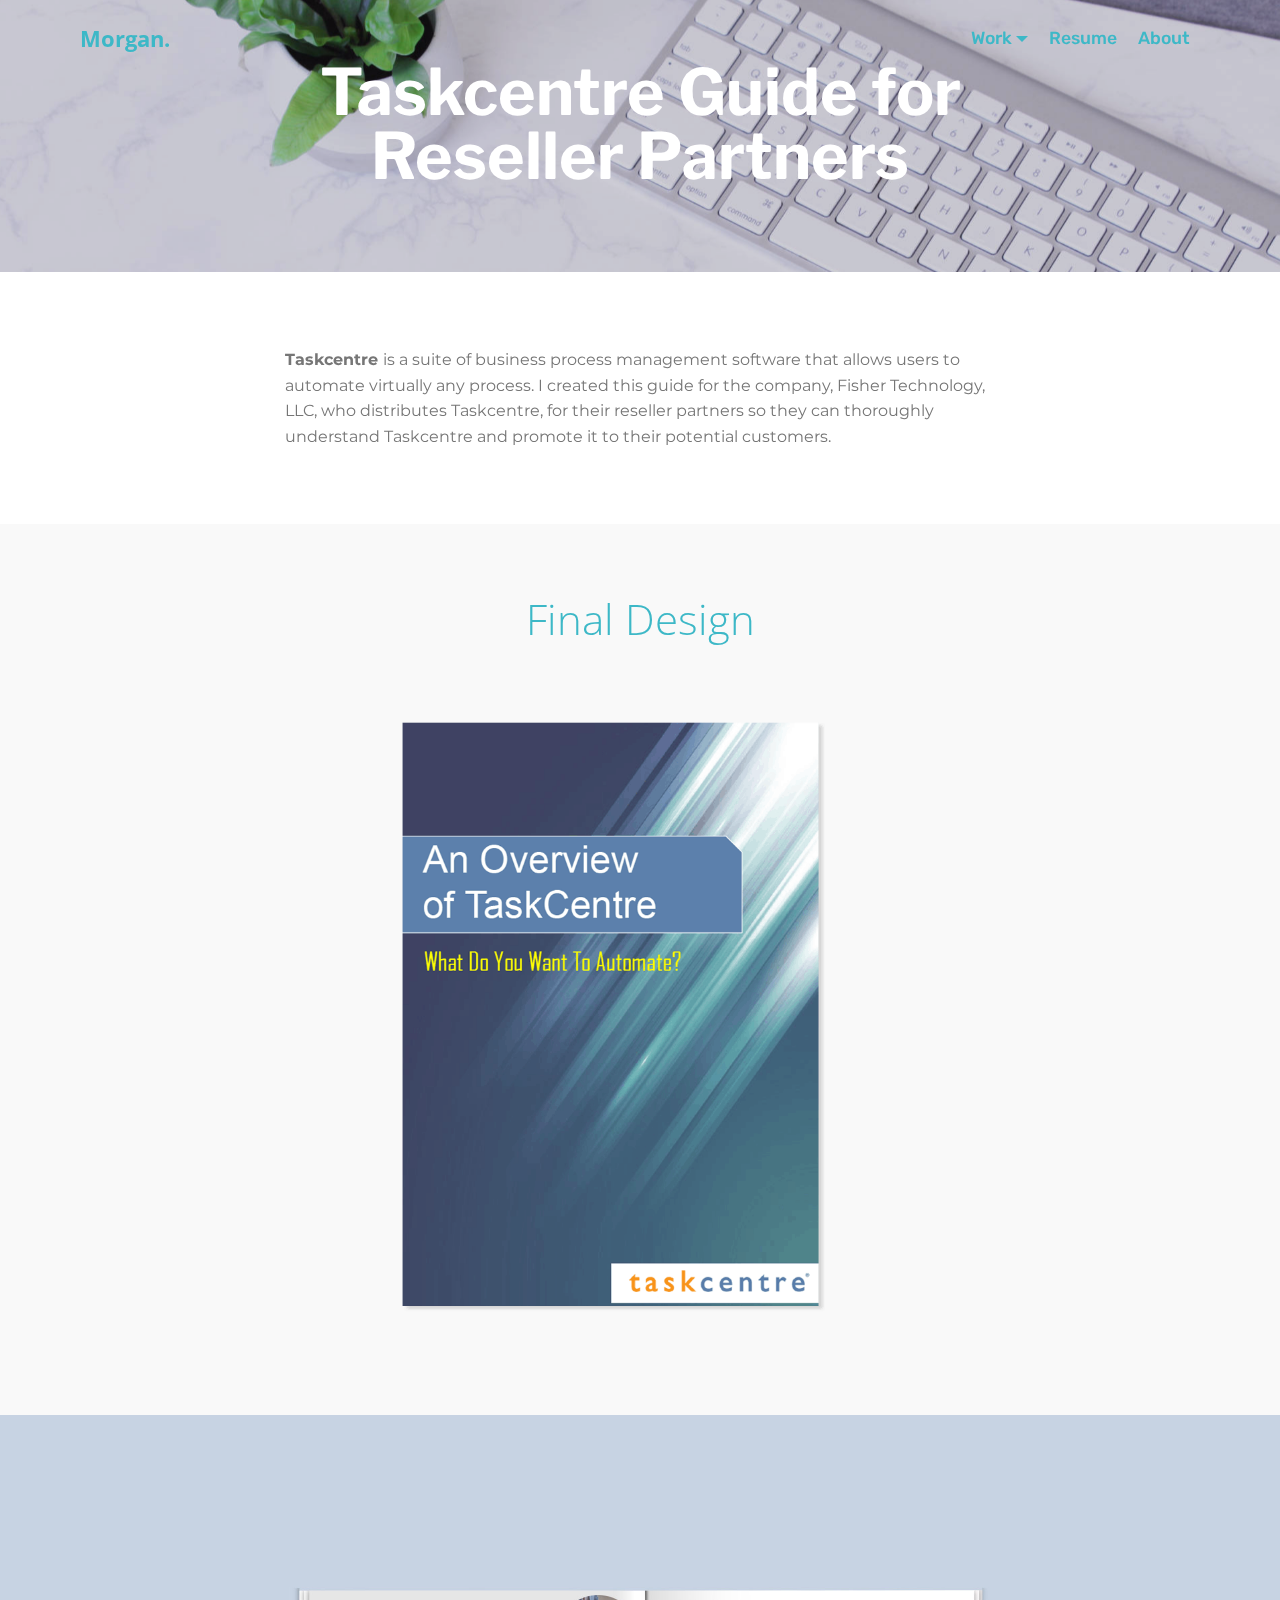
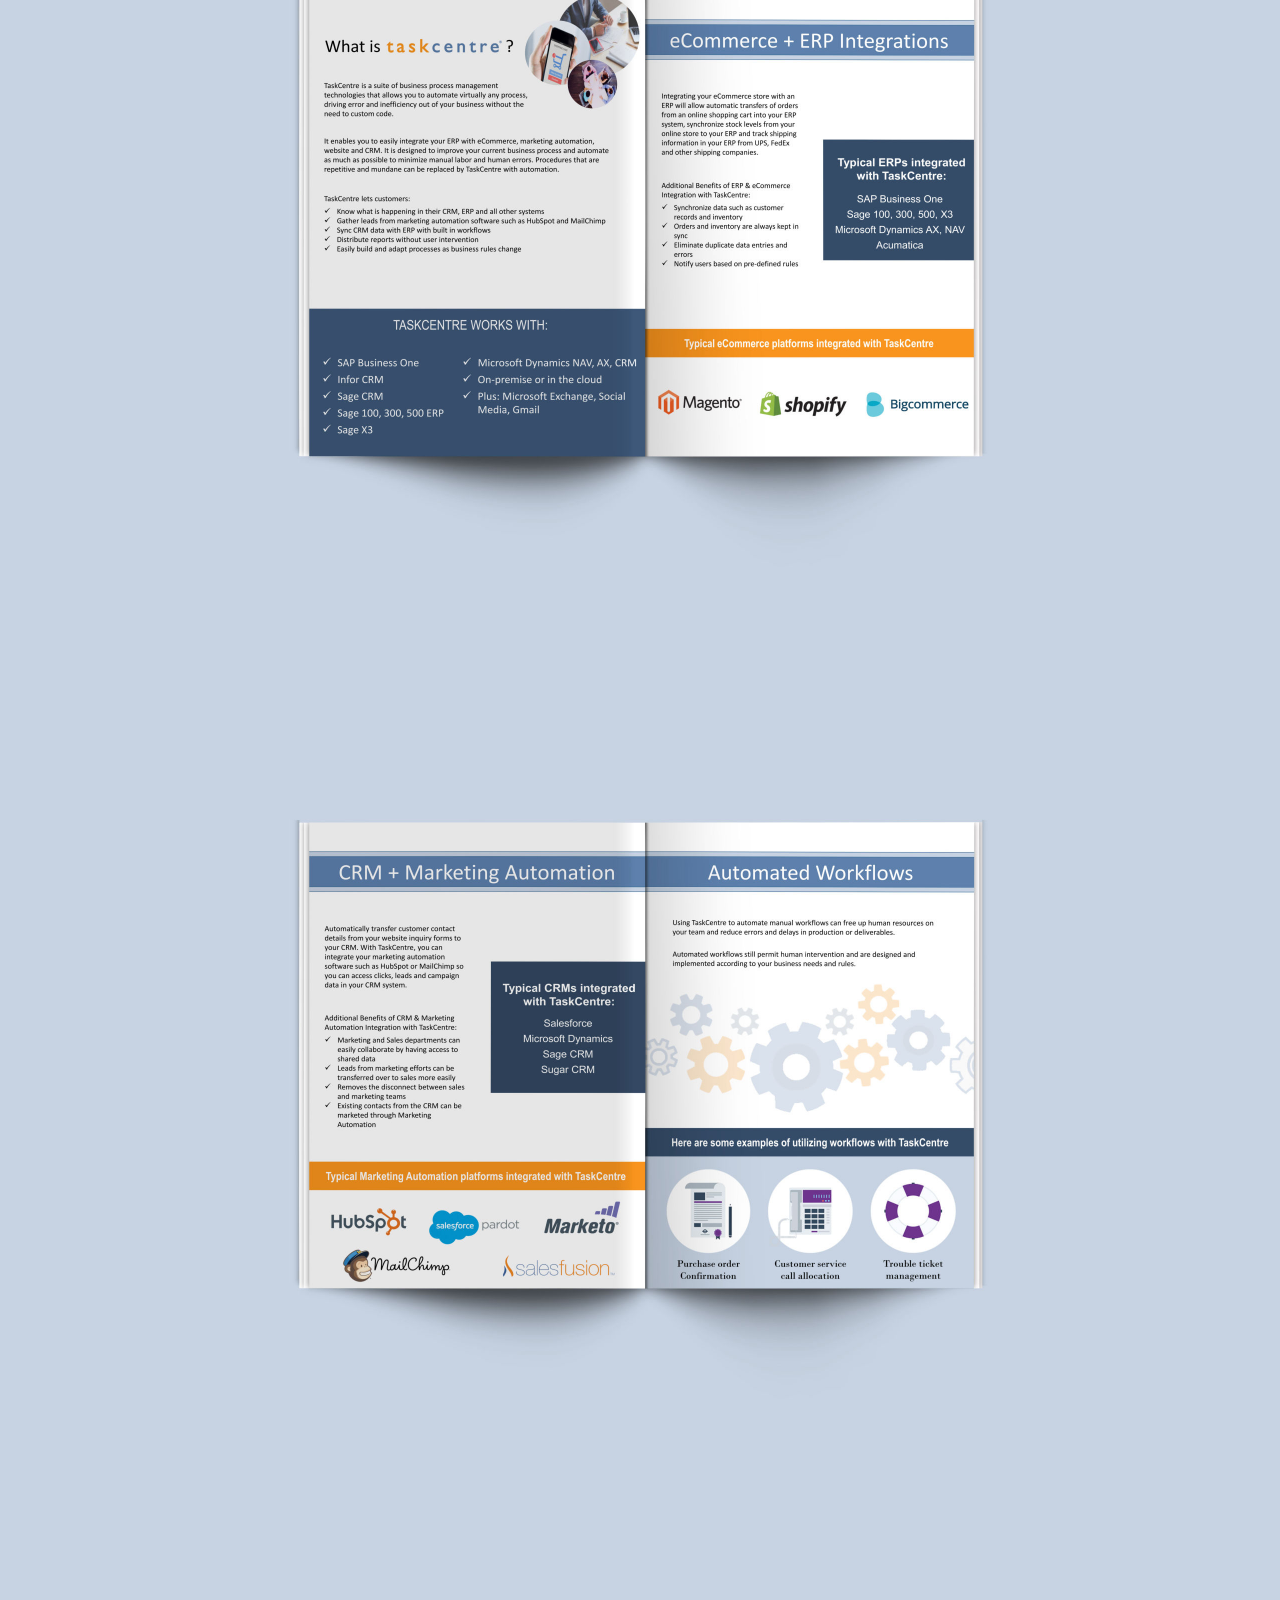
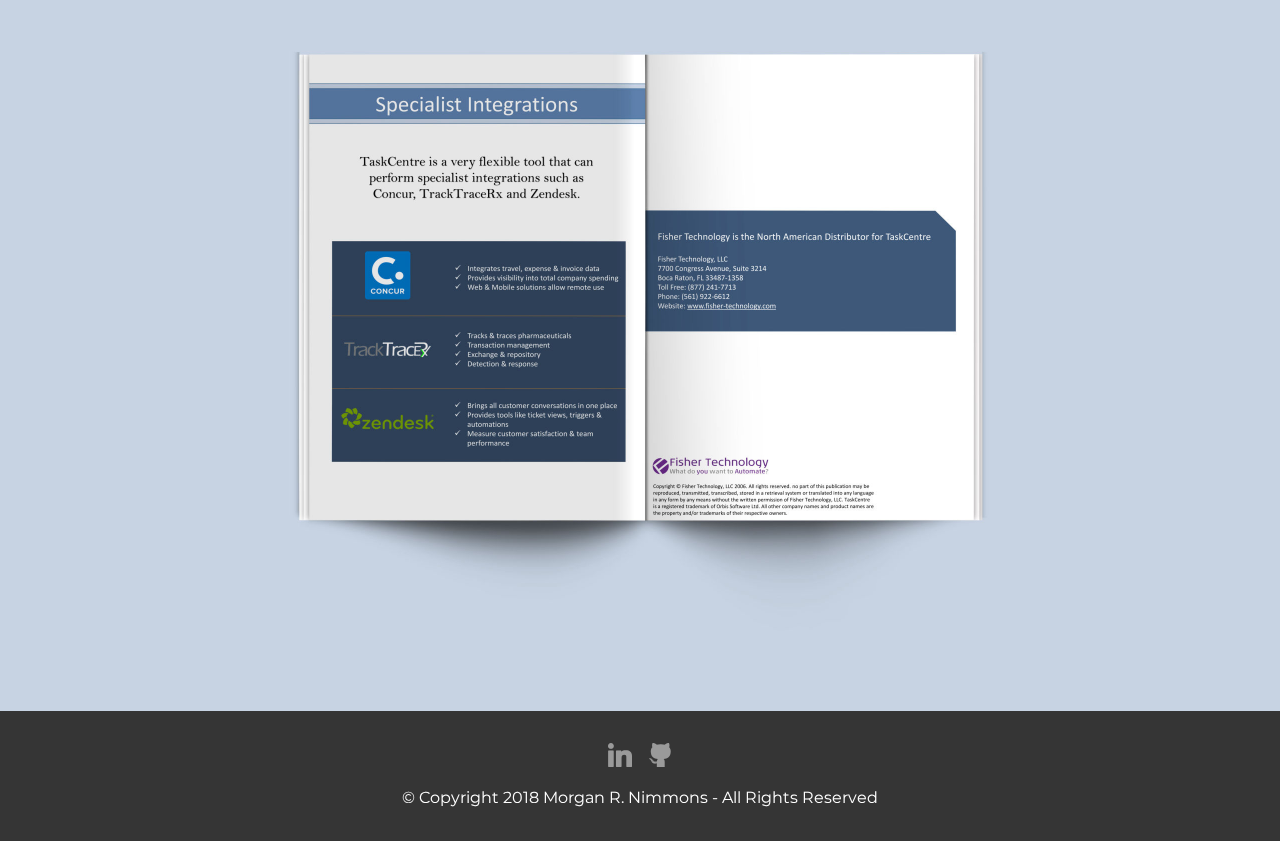
<file: taskcentre-guide-resellers.html>
<!DOCTYPE html>
<html >
<head>
  <!-- Site made with Mobirise Website Builder v4.8.1, https://mobirise.com -->
  <meta charset="UTF-8">
  <meta http-equiv="X-UA-Compatible" content="IE=edge">
  <meta name="generator" content="Mobirise v4.8.1, mobirise.com">
  <meta name="viewport" content="width=device-width, initial-scale=1, minimum-scale=1">
  <link rel="shortcut icon" href="assets/images/asset-63x-128x127.png" type="image/x-icon">
  <meta name="description" content="Web Site Maker Description">
  <title>Taskcentre Guide for Reseller Partners</title>
  <link rel="stylesheet" href="assets/web/assets/mobirise-icons/mobirise-icons.css">
  <link rel="stylesheet" href="assets/tether/tether.min.css">
  <link rel="stylesheet" href="assets/bootstrap/css/bootstrap.min.css">
  <link rel="stylesheet" href="assets/bootstrap/css/bootstrap-grid.min.css">
  <link rel="stylesheet" href="assets/bootstrap/css/bootstrap-reboot.min.css">
  <link rel="stylesheet" href="assets/socicon/css/styles.css">
  <link rel="stylesheet" href="assets/dropdown/css/style.css">
  <link rel="stylesheet" href="assets/theme/css/style.css">
  <link rel="stylesheet" href="assets/mobirise/css/mbr-additional.css" type="text/css">
  
  
  
</head>
<body>
  <section class="menu cid-r3j8t49uvR" once="menu" id="menu2-56">

    

    <nav class="navbar navbar-expand beta-menu navbar-dropdown align-items-center navbar-fixed-top navbar-toggleable-sm bg-color transparent">
        <button class="navbar-toggler navbar-toggler-right" type="button" data-toggle="collapse" data-target="#navbarSupportedContent" aria-controls="navbarSupportedContent" aria-expanded="false" aria-label="Toggle navigation">
            <div class="hamburger">
                <span></span>
                <span></span>
                <span></span>
                <span></span>
            </div>
        </button>
        <div class="menu-logo">
            <div class="navbar-brand">
                
                <span class="navbar-caption-wrap"><a class="navbar-caption text-secondary display-5" href="index.html">Morgan.</a></span>
            </div>
        </div>
        <div class="collapse navbar-collapse" id="navbarSupportedContent">
            <ul class="navbar-nav nav-dropdown nav-right" data-app-modern-menu="true"><li class="nav-item dropdown open"><a class="nav-link link text-secondary dropdown-toggle display-4" href="design.html" aria-expanded="true" data-toggle="dropdown-submenu">
                        Work</a><div class="dropdown-menu"><a class="text-secondary dropdown-item display-4" href="design.html" aria-expanded="false">Design</a><a class="text-secondary dropdown-item display-4" href="web-development.html" aria-expanded="false">Web Development</a></div></li>
                <li class="nav-item">
                    <a class="nav-link link text-secondary display-4" href="https://mobirise.com">
                        Resume</a>
                </li><li class="nav-item"><a class="nav-link link text-secondary display-4" href="about.html" target="_blank">
                        About</a></li></ul>
            
        </div>
    </nav>
</section>

<section class="engine"><a href="https://mobiri.se/t">amp templates</a></section><section class="mbr-section content5 cid-r3j8t4DLt7 mbr-parallax-background" id="content5-57">

    

    <div class="mbr-overlay" style="opacity: 0.2; background-color: rgb(53, 53, 53);">
    </div>

    <div class="container">
        <div class="media-container-row">
            <div class="title col-12 col-md-8">
                <h2 class="align-center mbr-bold mbr-white pb-3 mbr-fonts-style display-1">Taskcentre Guide for Reseller Partners</h2>
                
                
                
            </div>
        </div>
    </div>
</section>

<section class="mbr-section article content1 cid-r3j8t4WPum" id="content1-58">
    
     

    <div class="container">
        <div class="media-container-row">
            <div class="mbr-text col-12 col-md-8 mbr-fonts-style display-7"><strong>Taskcentre </strong>is a suite of business process management software that allows users to automate virtually any process.&nbsp;I created this guide for the company, Fisher Technology, LLC, who distributes Taskcentre, for their reseller partners so they can thoroughly understand Taskcentre and promote it to their potential customers.</div>
        </div>
    </div>
</section>

<section class="mbr-section content4 cid-r3j8t55Xd6" id="content4-59">

    

    <div class="container">
        <div class="media-container-row">
            <div class="title col-12 col-md-8">
                <h2 class="align-center pb-3 mbr-fonts-style display-2">
                    Final Design</h2>
                
                
            </div>
        </div>
    </div>
</section>

<section class="cid-r3j8t5hvh9" id="image2-5a">

    

    <figure class="mbr-figure container">
        <div class="image-block" style="width: 100%;">
            <img src="assets/images/front-cover-1657x1030.png" alt="Mobirise" title="">
            
        </div>
    </figure>
</section>

<section class="cid-r3j8t5weo3" id="image2-5b">

    

    <figure class="mbr-figure container">
        <div class="image-block" style="width: 100%;">
            <img src="assets/images/marketing-kit-mock-pg-2-3-2220x1664.jpg" alt="Mobirise" title="">
            
        </div>
    </figure>
</section>

<section class="cid-r3j8t5VMMf" id="image2-5c">

    

    <figure class="mbr-figure container">
        <div class="image-block" style="width: 100%;">
            <img src="assets/images/marketing-kit-mock-pg-4-5-2220x1664.jpg" alt="Mobirise" title="">
            
        </div>
    </figure>
</section>

<section class="cid-r3j8t6nk5d" id="image2-5d">

    

    <figure class="mbr-figure container">
        <div class="image-block" style="width: 100%;">
            <img src="assets/images/marketing-kit-mock-pg-6-7-2220x1664.jpg" alt="Mobirise" title="">
            
        </div>
    </figure>
</section>

<section once="" class="cid-r3j8t83vT5" id="footer7-5g">

    

    

    <div class="container">
        <div class="media-container-row align-center mbr-white">
            
            <div class="row social-row">
                <div class="social-list align-right pb-2">
                    
                    
                    
                    
                    
                    
                <div class="soc-item">
                        <a href="https://www.linkedin.com/in/mnimmons/" target="_blank">
                            <span class="mbr-iconfont mbr-iconfont-social socicon-linkedin socicon"></span>
                        </a>
                    </div><div class="soc-item">
                        <a href="https://github.com/mnimmz" target="_blank">
                            <span class="mbr-iconfont mbr-iconfont-social socicon-github socicon"></span>
                        </a>
                    </div></div>
            </div>
            <div class="row row-copirayt">
                <p class="mbr-text mb-0 mbr-fonts-style mbr-white align-center display-7">
                    © Copyright 2018 Morgan R. Nimmons - All Rights Reserved
                </p>
            </div>
        </div>
    </div>
</section>


  <script src="assets/web/assets/jquery/jquery.min.js"></script>
  <script src="assets/popper/popper.min.js"></script>
  <script src="assets/tether/tether.min.js"></script>
  <script src="assets/bootstrap/js/bootstrap.min.js"></script>
  <script src="assets/dropdown/js/script.min.js"></script>
  <script src="assets/touchswipe/jquery.touch-swipe.min.js"></script>
  <script src="assets/parallax/jarallax.min.js"></script>
  <script src="assets/smoothscroll/smooth-scroll.js"></script>
  <script src="assets/theme/js/script.js"></script>
  
  
 <div id="scrollToTop" class="scrollToTop mbr-arrow-up"><a style="text-align: center;"><i></i></a></div>
  </body>
</html>
</file>
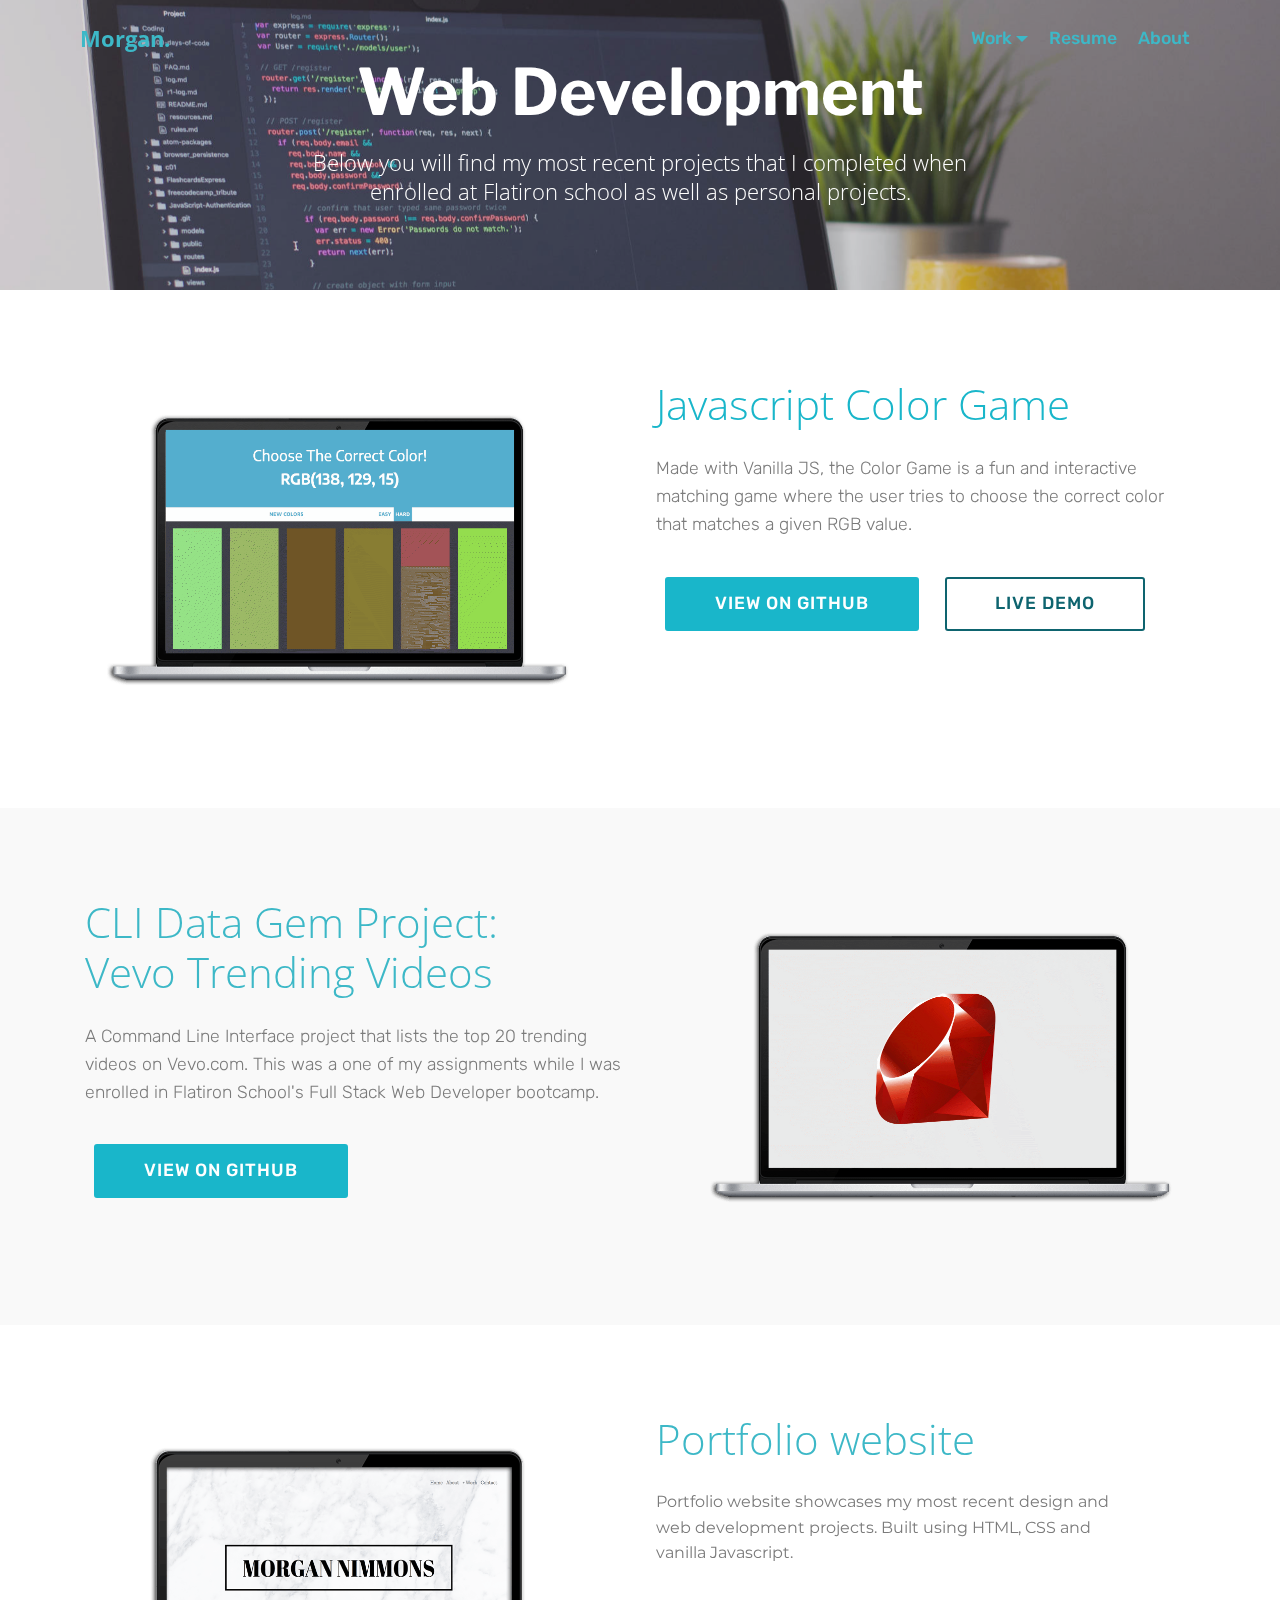
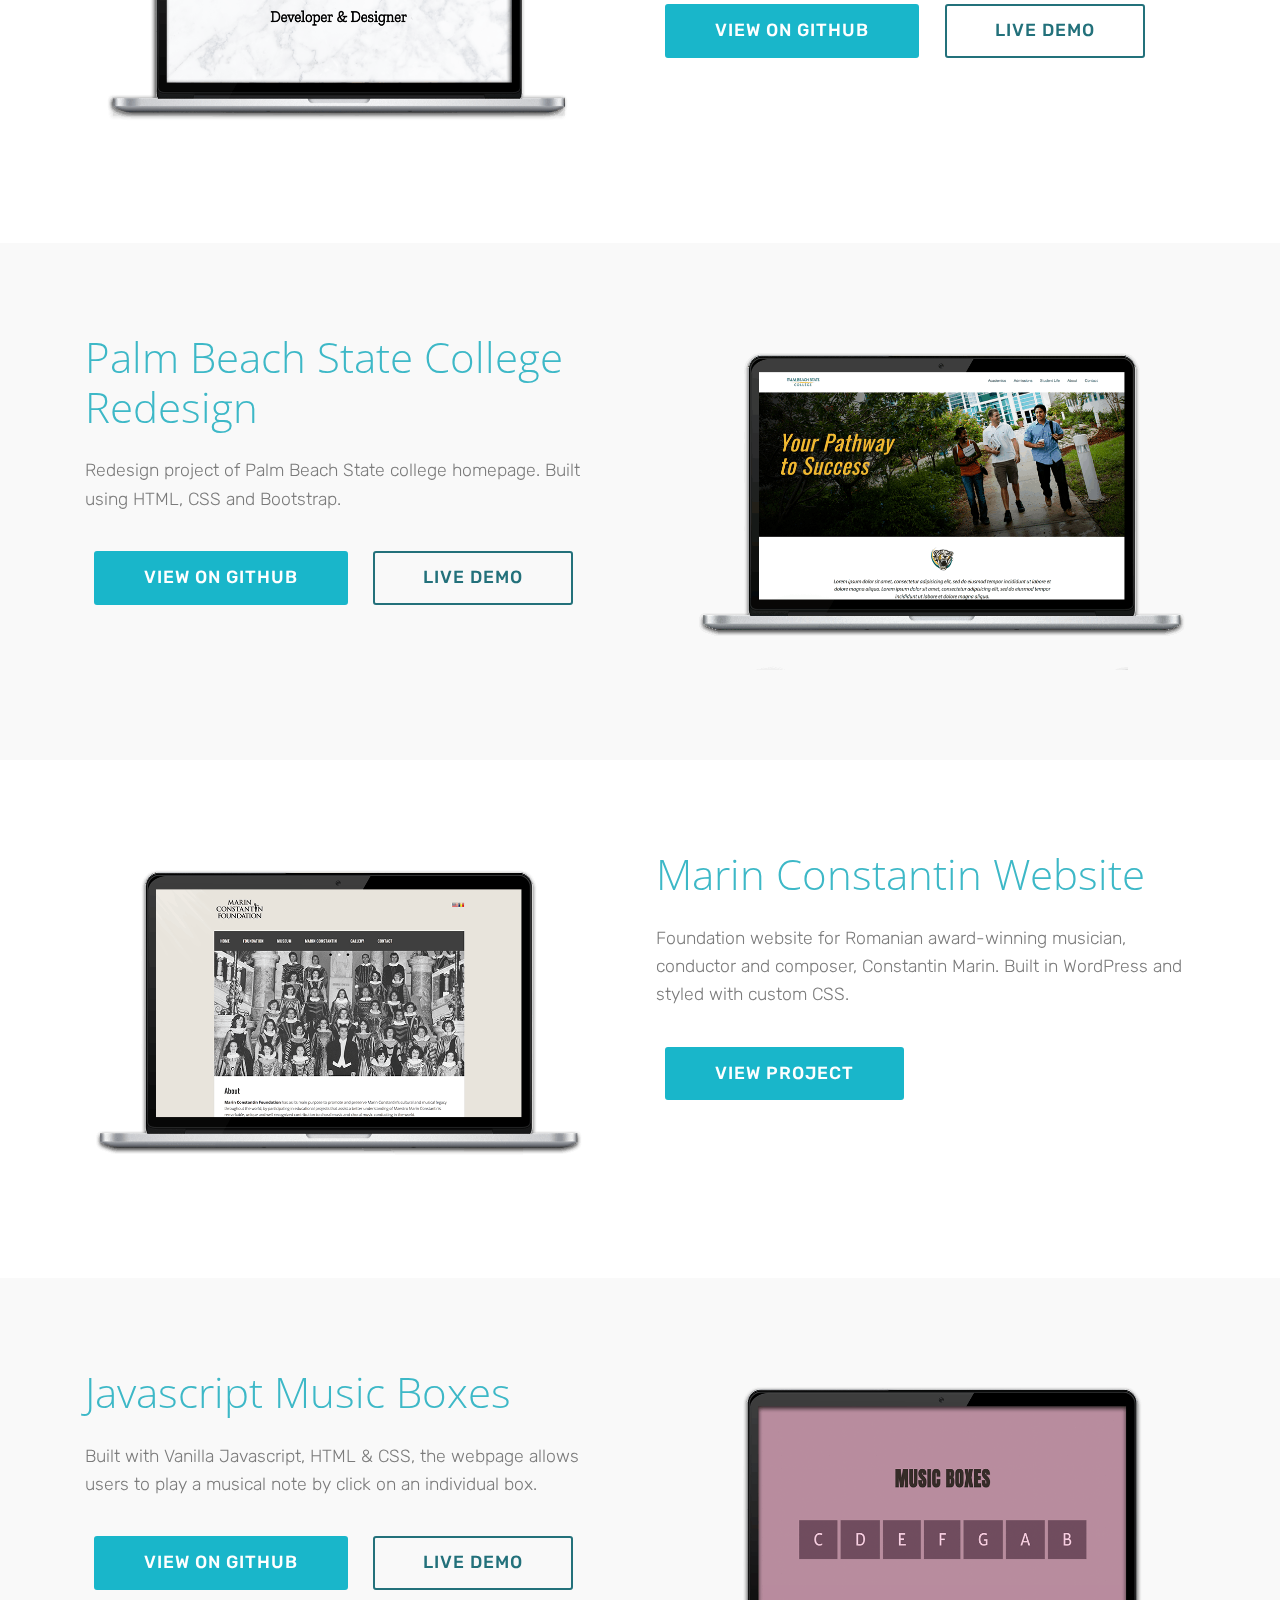
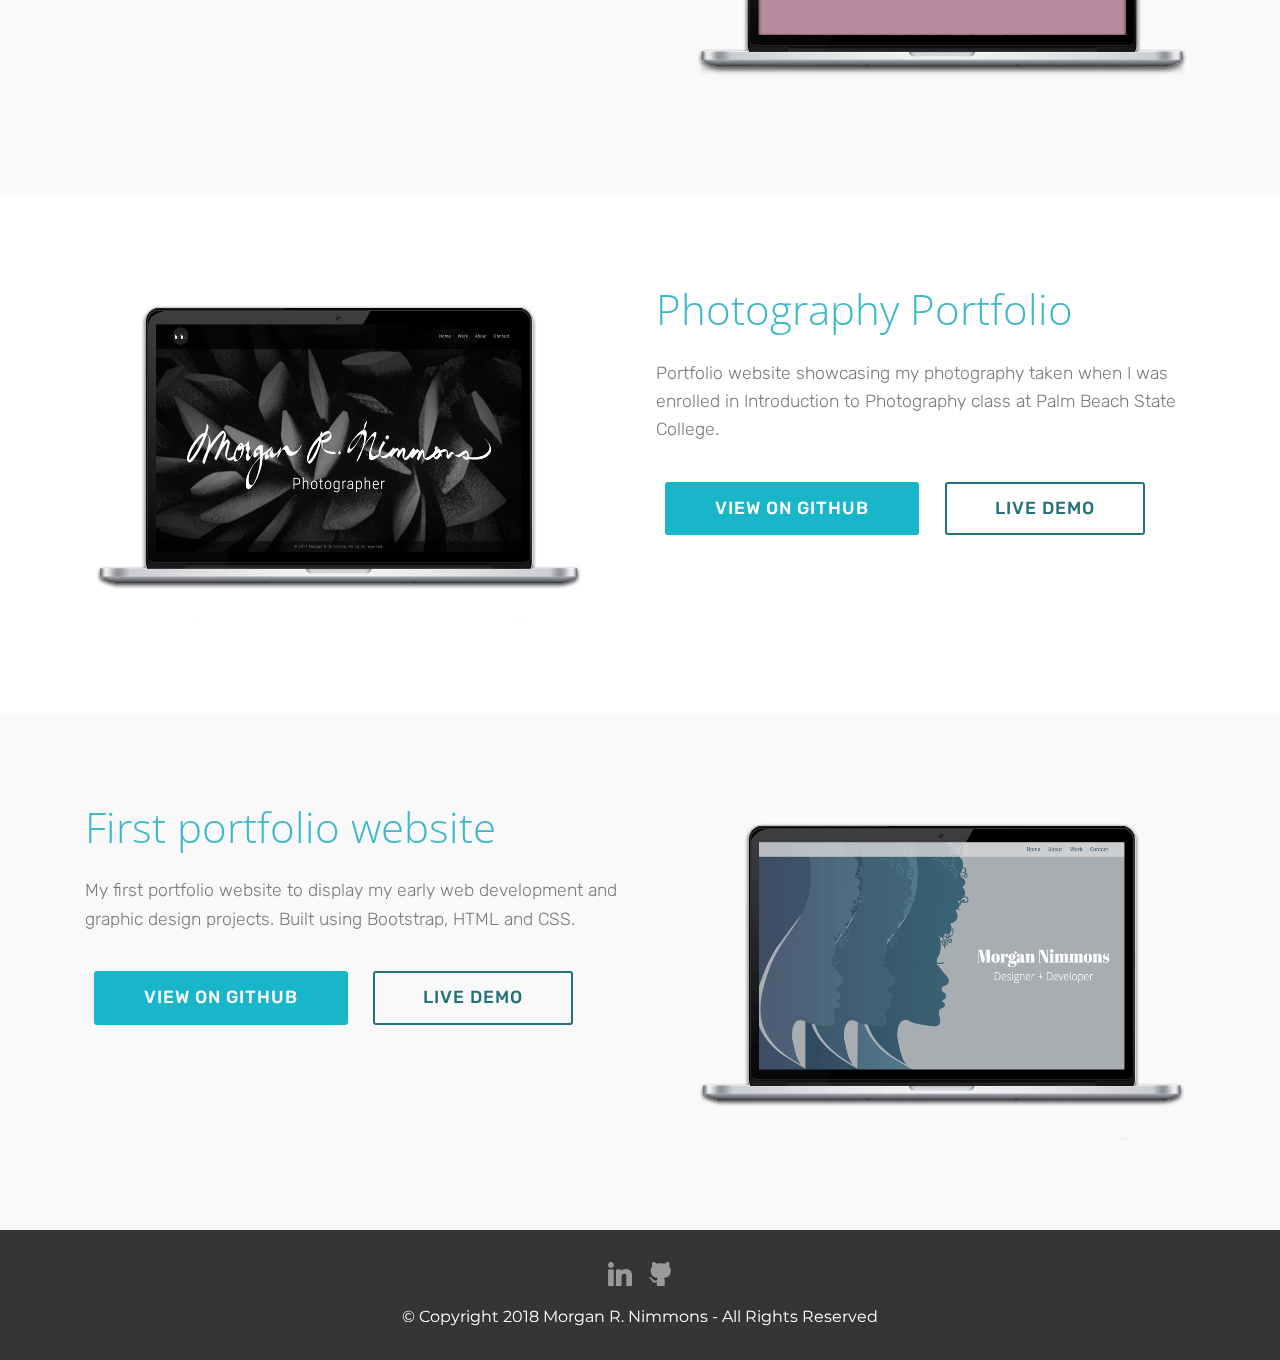
<file: web-development.html>
<!DOCTYPE html>
<html >
<head>
  <!-- Site made with Mobirise Website Builder v4.8.1, https://mobirise.com -->
  <meta charset="UTF-8">
  <meta http-equiv="X-UA-Compatible" content="IE=edge">
  <meta name="generator" content="Mobirise v4.8.1, mobirise.com">
  <meta name="viewport" content="width=device-width, initial-scale=1, minimum-scale=1">
  <link rel="shortcut icon" href="assets/images/asset-63x-128x127.png" type="image/x-icon">
  <meta name="description" content="Web Site Maker Description">
  <title>Web Development</title>
  <link rel="stylesheet" href="assets/web/assets/mobirise-icons/mobirise-icons.css">
  <link rel="stylesheet" href="assets/tether/tether.min.css">
  <link rel="stylesheet" href="assets/bootstrap/css/bootstrap.min.css">
  <link rel="stylesheet" href="assets/bootstrap/css/bootstrap-grid.min.css">
  <link rel="stylesheet" href="assets/bootstrap/css/bootstrap-reboot.min.css">
  <link rel="stylesheet" href="assets/socicon/css/styles.css">
  <link rel="stylesheet" href="assets/dropdown/css/style.css">
  <link rel="stylesheet" href="assets/theme/css/style.css">
  <link rel="stylesheet" href="assets/mobirise/css/mbr-additional.css" type="text/css">
  
  
  
</head>
<body>
  <section class="menu cid-qZUlfC2FsL" once="menu" id="menu2-u">

    

    <nav class="navbar navbar-expand beta-menu navbar-dropdown align-items-center navbar-fixed-top navbar-toggleable-sm bg-color transparent">
        <button class="navbar-toggler navbar-toggler-right" type="button" data-toggle="collapse" data-target="#navbarSupportedContent" aria-controls="navbarSupportedContent" aria-expanded="false" aria-label="Toggle navigation">
            <div class="hamburger">
                <span></span>
                <span></span>
                <span></span>
                <span></span>
            </div>
        </button>
        <div class="menu-logo">
            <div class="navbar-brand">
                
                <span class="navbar-caption-wrap"><a class="navbar-caption text-secondary display-5" href="index.html">Morgan.</a></span>
            </div>
        </div>
        <div class="collapse navbar-collapse" id="navbarSupportedContent">
            <ul class="navbar-nav nav-dropdown nav-right" data-app-modern-menu="true"><li class="nav-item dropdown open"><a class="nav-link link text-secondary dropdown-toggle display-4" href="design.html" aria-expanded="true" data-toggle="dropdown-submenu">
                        Work</a><div class="dropdown-menu"><a class="text-secondary dropdown-item display-4" href="design.html" aria-expanded="false">Design</a><a class="text-secondary dropdown-item display-4" href="web-development.html" aria-expanded="false">Web Development</a></div></li>
                <li class="nav-item">
                    <a class="nav-link link text-secondary display-4" href="https://mobirise.com">
                        Resume</a>
                </li><li class="nav-item"><a class="nav-link link text-secondary display-4" href="about.html" target="_blank">
                        About</a></li></ul>
            
        </div>
    </nav>
</section>

<section class="engine"><a href="https://mobiri.se/d">free web maker</a></section><section class="mbr-section content5 cid-r3cckxolCN mbr-parallax-background" id="content5-y">

    

    <div class="mbr-overlay" style="opacity: 0.3; background-color: rgb(118, 118, 118);">
    </div>

    <div class="container">
        <div class="media-container-row">
            <div class="title col-12 col-md-8">
                <h2 class="align-center mbr-bold mbr-white pb-3 mbr-fonts-style display-1">
                    Web Development</h2>
                <h3 class="mbr-section-subtitle align-center mbr-light mbr-white pb-3 mbr-fonts-style display-5">
                    Below you will find my most recent projects that I completed when enrolled at Flatiron school as well as personal projects.</h3>
                
                
            </div>
        </div>
    </div>
</section>

<section class="header3 cid-r3cd19QnK5" id="header3-10">

    

    

    <div class="container">
        <div class="media-container-row">
            <div class="mbr-figure" style="width: 100%;">
                <a href="https://mnimmz.github.io/color-game/" target="_blank"><img src="assets/images/color-game-website-mock-1006x669.png" alt="Javascript color game" title=""></a>
            </div>

            <div class="media-content">
                <h1 class="mbr-section-title mbr-white pb-3 mbr-fonts-style display-2">
                    Javascript Color Game</h1>
                
                <div class="mbr-section-text mbr-white pb-3 ">
                    <p class="mbr-text mbr-fonts-style display-4">
                        Made with Vanilla JS, the Color Game is a fun and interactive matching game where the user tries to choose the correct color that matches a given RGB value.&nbsp;</p>
                </div>
                <div class="mbr-section-btn"><a class="btn btn-md btn-primary display-4" href="https://github.com/mnimmz/color-game" target="_blank">VIEW ON GITHUB</a>
                    <a class="btn btn-md btn-primary-outline display-4" href="https://mnimmz.github.io/color-game/" target="_blank">LIVE DEMO</a></div>
            </div>
        </div>
    </div>

</section>

<section class="header3 cid-r3cdHY4XLe" id="header3-11">

    

    

    <div class="container">
        <div class="media-container-row">
            <div class="mbr-figure" style="width: 100%;">
                <a href="https://github.com/mnimmz/vevo-trending-cli-app"><img src="assets/images/ruby-project-1-1006x669.png" alt="Vevo trending CLI app" title=""></a>
            </div>

            <div class="media-content">
                <h1 class="mbr-section-title mbr-white pb-3 mbr-fonts-style display-2">CLI Data Gem Project: <br>Vevo Trending Videos<br></h1>
                
                <div class="mbr-section-text mbr-white pb-3 ">
                    <p class="mbr-text mbr-fonts-style display-4">
                        A Command Line Interface project that lists the top 20 trending videos on Vevo.com. This was a one of my assignments while I was enrolled in Flatiron School's Full Stack Web Developer bootcamp.&nbsp;</p>
                </div>
                <div class="mbr-section-btn"><a class="btn btn-md btn-primary display-4" href="https://github.com/mnimmz/vevo-trending-cli-app" target="_blank">VIEW ON GITHUB</a></div>
            </div>
        </div>
    </div>

</section>

<section class="header3 cid-r3chvujv4b" id="header3-12">

    

    

    <div class="container">
        <div class="media-container-row">
            <div class="mbr-figure" style="width: 100%;">
                <a href="https://mnimmz.github.io/second-portfolio/" target="_blank"><img src="assets/images/mrn-portfolio-laptop-mock-1-1006x669.png" alt="Second portfolio" title=""></a>
            </div>

            <div class="media-content">
                <h1 class="mbr-section-title mbr-white pb-3 mbr-fonts-style display-2">
                    Portfolio website</h1>
                
                <div class="mbr-section-text mbr-white pb-3 ">
                    <p class="mbr-text mbr-fonts-style display-7">Portfolio website showcases my most recent design and<br>web development projects. Built using HTML, CSS and<br>vanilla Javascript.<br></p>
                </div>
                <div class="mbr-section-btn"><a class="btn btn-md btn-primary display-4" href="https://github.com/mnimmz/second-portfolio" target="_blank">VIEW ON GITHUB</a>
                    <a class="btn btn-md btn-secondary-outline display-4" href="https://mnimmz.github.io/second-portfolio/" target="_blank">LIVE DEMO</a></div>
            </div>
        </div>
    </div>

</section>

<section class="header3 cid-r3chYVkLiu" id="header3-13">

    

    

    <div class="container">
        <div class="media-container-row">
            <div class="mbr-figure" style="width: 100%;">
                <a href="https://mnimmz.github.io/palmbeachstatecollege-redesign/"><img src="assets/images/pbsc-desktop-homepage-1006x669.png" alt="Palm Beach State College Redesign" title=""></a>
            </div>

            <div class="media-content">
                <h1 class="mbr-section-title mbr-white pb-3 mbr-fonts-style display-2">
                    Palm Beach State College Redesign</h1>
                
                <div class="mbr-section-text mbr-white pb-3 ">
                    <p class="mbr-text mbr-fonts-style display-4">
                        Redesign project of Palm Beach State college homepage. Built using HTML, CSS and Bootstrap.</p>
                </div>
                <div class="mbr-section-btn"><a class="btn btn-md btn-primary display-4" href="https://github.com/mnimmz/palmbeachstatecollege-redesign" target="_blank">VIEW ON GITHUB</a>
                    <a class="btn btn-md btn-secondary-outline display-4" href="https://mnimmz.github.io/palmbeachstatecollege-redesign/" target="_blank">LIVE DEMO</a></div>
            </div>
        </div>
    </div>

</section>

<section class="header3 cid-r3cjvkswil" id="header3-17">

    

    

    <div class="container">
        <div class="media-container-row">
            <div class="mbr-figure" style="width: 100%;">
                <a href="marin-constantin-website.html"><img src="assets/images/marin-constantin-desktop-mock-1006x669.png" alt="Marin Constantin Website" title=""></a>
            </div>

            <div class="media-content">
                <h1 class="mbr-section-title mbr-white pb-3 mbr-fonts-style display-2">
                    Marin Constantin Website</h1>
                
                <div class="mbr-section-text mbr-white pb-3 ">
                    <p class="mbr-text mbr-fonts-style display-4">
                        Foundation website for Romanian award-winning musician, conductor and composer, Constantin Marin. Built in WordPress and styled with custom CSS.</p>
                </div>
                <div class="mbr-section-btn"><a class="btn btn-md btn-primary display-4" href="marin-constantin-website.html">VIEW PROJECT</a></div>
            </div>
        </div>
    </div>

</section>

<section class="header3 cid-r3cixknyUR" id="header3-14">

    

    

    <div class="container">
        <div class="media-container-row">
            <div class="mbr-figure" style="width: 100%;">
                <a href="https://mnimmz.github.io/js-music-boxes/" target="_blank"><img src="assets/images/js-boxes-mockup-1006x669.png" alt="Javascript music boxes" title=""></a>
            </div>

            <div class="media-content">
                <h1 class="mbr-section-title mbr-white pb-3 mbr-fonts-style display-2">
                    Javascript Music Boxes</h1>
                
                <div class="mbr-section-text mbr-white pb-3 ">
                    <p class="mbr-text mbr-fonts-style display-4">Built with Vanilla Javascript, HTML &amp; CSS, the webpage allows users to play a musical note by click on an individual box.</p>
                </div>
                <div class="mbr-section-btn"><a class="btn btn-md btn-primary display-4" href="https://github.com/mnimmz/js-music-boxes" target="_blank">VIEW ON GITHUB</a>
                    <a class="btn btn-md btn-secondary-outline display-4" href="https://mnimmz.github.io/js-music-boxes/" target="_blank">LIVE DEMO</a></div>
            </div>
        </div>
    </div>

</section>

<section class="header3 cid-r3ciPND5Se" id="header3-15">

    

    

    <div class="container">
        <div class="media-container-row">
            <div class="mbr-figure" style="width: 100%;">
                <a href="https://mnimmz.github.io/photography-portfolio/" target="_blank"><img src="assets/images/mrn-photo-desktop-homepage-1006x669.png" alt="Photography portfolio" title=""></a>
            </div>

            <div class="media-content">
                <h1 class="mbr-section-title mbr-white pb-3 mbr-fonts-style display-2">Photography Portfolio</h1>
                
                <div class="mbr-section-text mbr-white pb-3 ">
                    <p class="mbr-text mbr-fonts-style display-4">
                        Portfolio website showcasing my photography taken when I was enrolled in Introduction to Photography class at Palm Beach State College.</p>
                </div>
                <div class="mbr-section-btn"><a class="btn btn-md btn-primary display-4" href="https://github.com/mnimmz/photography-portfolio" target="_blank">VIEW ON GITHUB</a>
                    <a class="btn btn-md btn-secondary-outline display-4" href="https://mnimmz.github.io/photography-portfolio/" target="_blank">LIVE DEMO</a></div>
            </div>
        </div>
    </div>

</section>

<section class="header3 cid-r3cjccVwrq" id="header3-16">

    

    

    <div class="container">
        <div class="media-container-row">
            <div class="mbr-figure" style="width: 100%;">
                <a href="http://morganrnimmons.com/" target="_blank"><img src="assets/images/mrn-portfolio-desktop-1006x669.png" alt="First portfolio website" title=""></a>
            </div>

            <div class="media-content">
                <h1 class="mbr-section-title mbr-white pb-3 mbr-fonts-style display-2">
                    First portfolio website</h1>
                
                <div class="mbr-section-text mbr-white pb-3 ">
                    <p class="mbr-text mbr-fonts-style display-4">My first portfolio website to display my early web development and graphic design projects. Built using Bootstrap, HTML and CSS.</p>
                </div>
                <div class="mbr-section-btn"><a class="btn btn-md btn-primary display-4" href="https://github.com/mnimmz/first-portfolio" target="_blank">VIEW ON GITHUB</a>
                    <a class="btn btn-md btn-secondary-outline display-4" href="http://morganrnimmons.com/" target="_blank">LIVE DEMO</a></div>
            </div>
        </div>
    </div>

</section>

<section once="" class="cid-qZUHXyUXUQ" id="footer7-v">

    

    

    <div class="container">
        <div class="media-container-row align-center mbr-white">
            
            <div class="row social-row">
                <div class="social-list align-right pb-2">
                    
                    
                    
                    
                    
                    
                <div class="soc-item">
                        <a href="https://www.linkedin.com/in/mnimmons/" target="_blank">
                            <span class="mbr-iconfont mbr-iconfont-social socicon-linkedin socicon"></span>
                        </a>
                    </div><div class="soc-item">
                        <a href="https://github.com/mnimmz" target="_blank">
                            <span class="mbr-iconfont mbr-iconfont-social socicon-github socicon"></span>
                        </a>
                    </div></div>
            </div>
            <div class="row row-copirayt">
                <p class="mbr-text mb-0 mbr-fonts-style mbr-white align-center display-7">
                    © Copyright 2018 Morgan R. Nimmons - All Rights Reserved
                </p>
            </div>
        </div>
    </div>
</section>


  <script src="assets/web/assets/jquery/jquery.min.js"></script>
  <script src="assets/popper/popper.min.js"></script>
  <script src="assets/tether/tether.min.js"></script>
  <script src="assets/bootstrap/js/bootstrap.min.js"></script>
  <script src="assets/dropdown/js/script.min.js"></script>
  <script src="assets/touchswipe/jquery.touch-swipe.min.js"></script>
  <script src="assets/parallax/jarallax.min.js"></script>
  <script src="assets/smoothscroll/smooth-scroll.js"></script>
  <script src="assets/theme/js/script.js"></script>
  
  
 <div id="scrollToTop" class="scrollToTop mbr-arrow-up"><a style="text-align: center;"><i></i></a></div>
  </body>
</html>
</file>
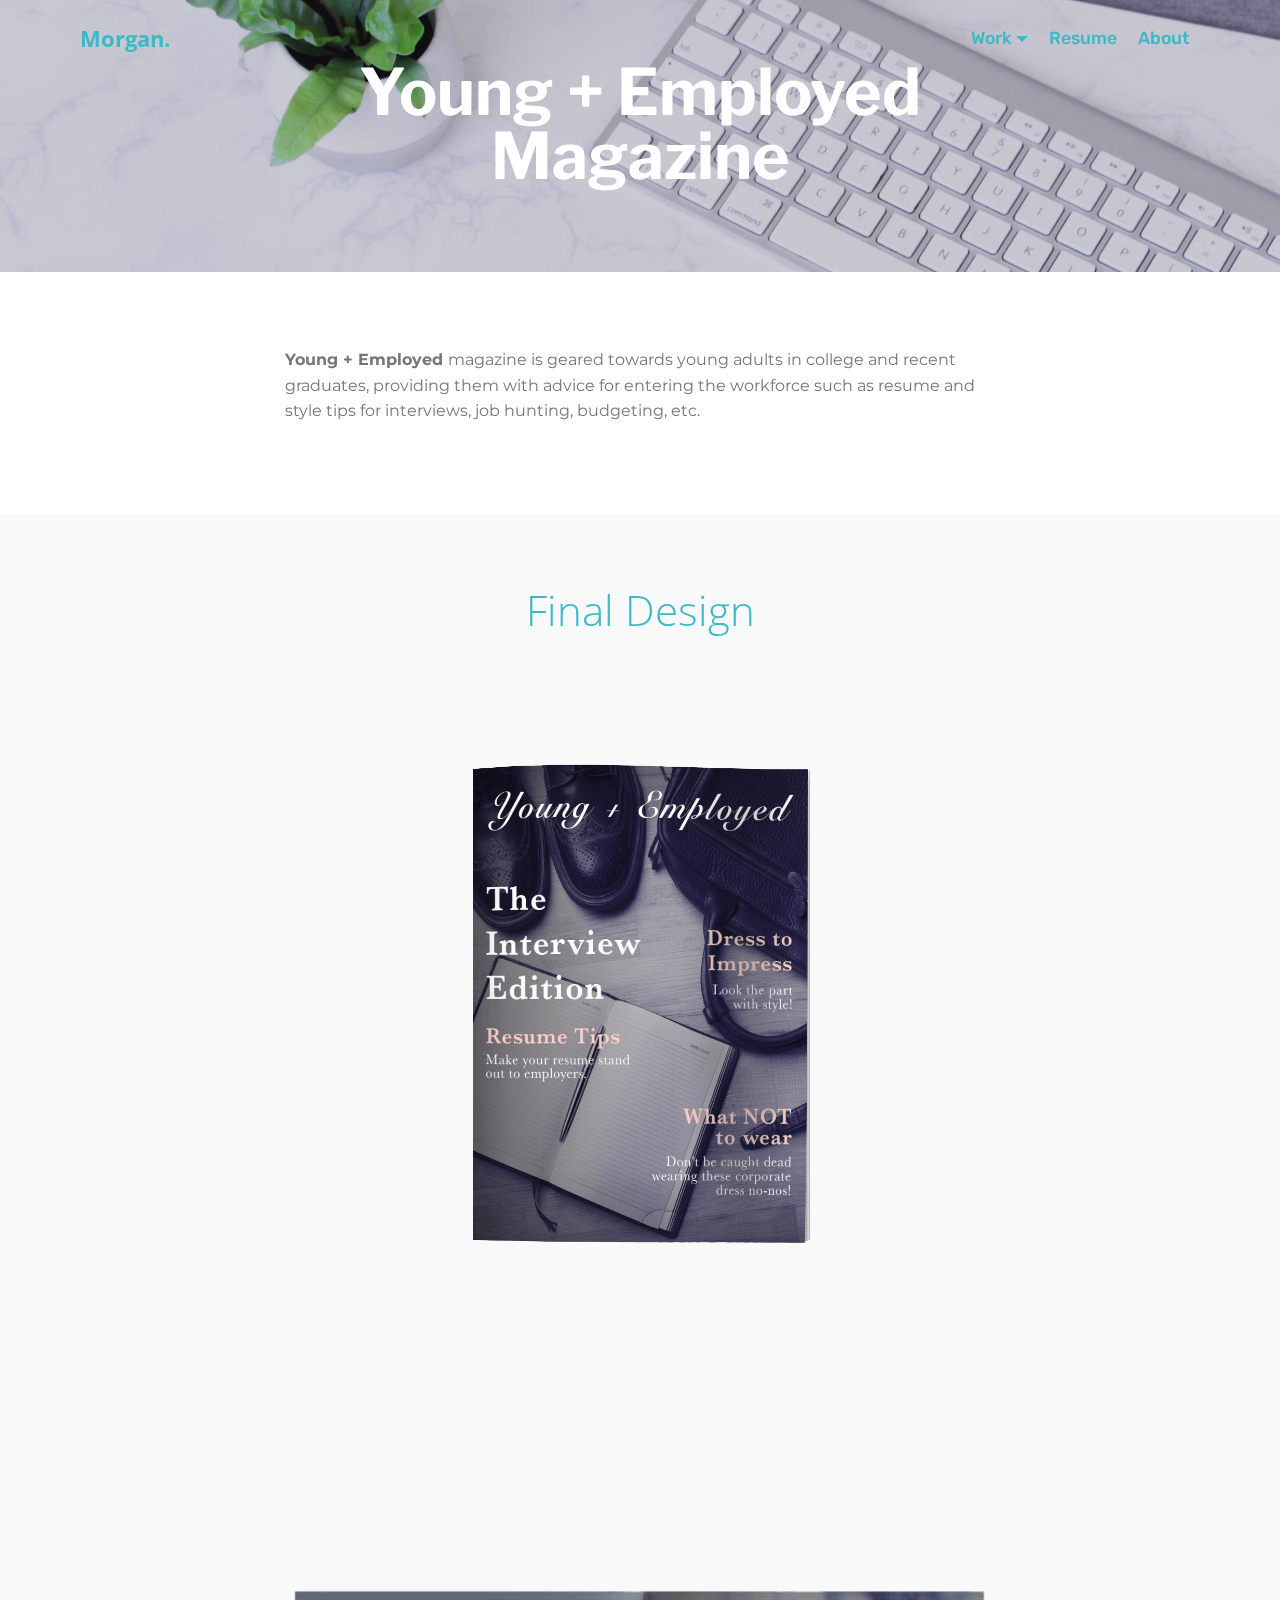
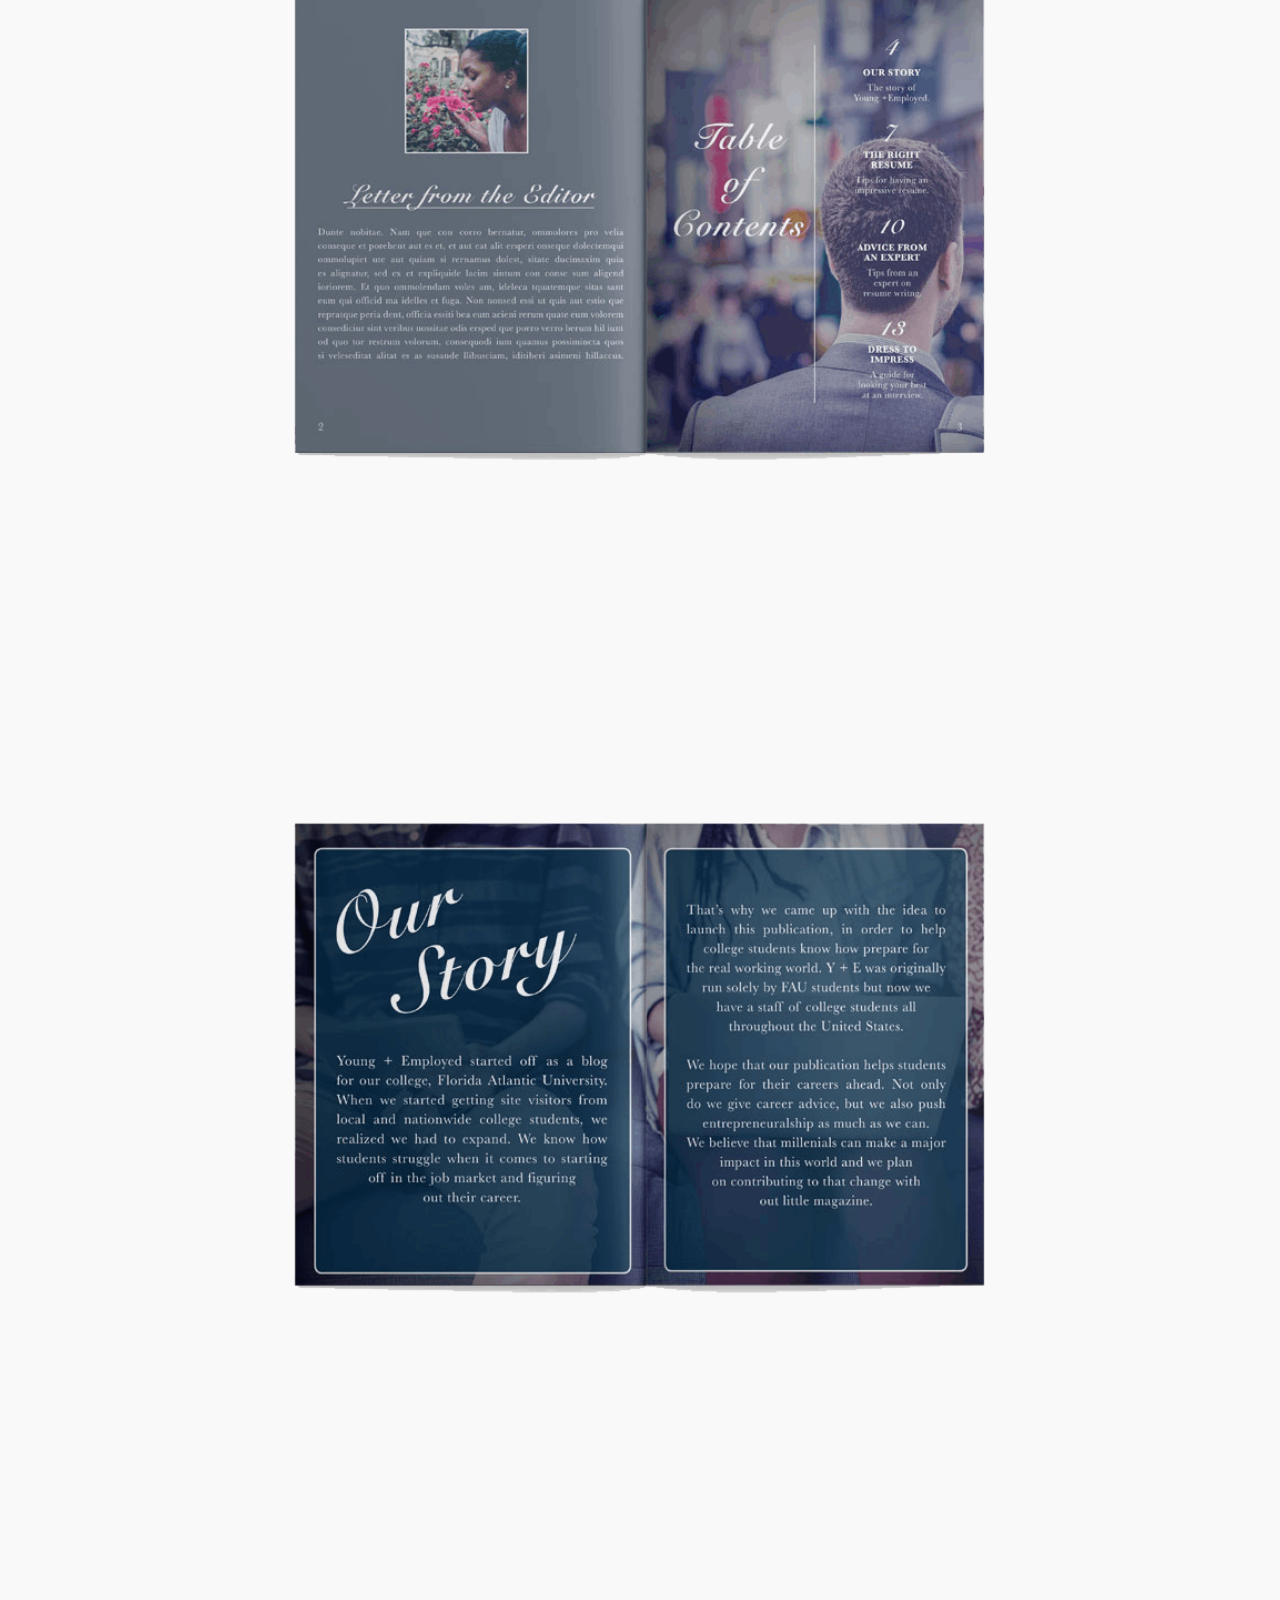
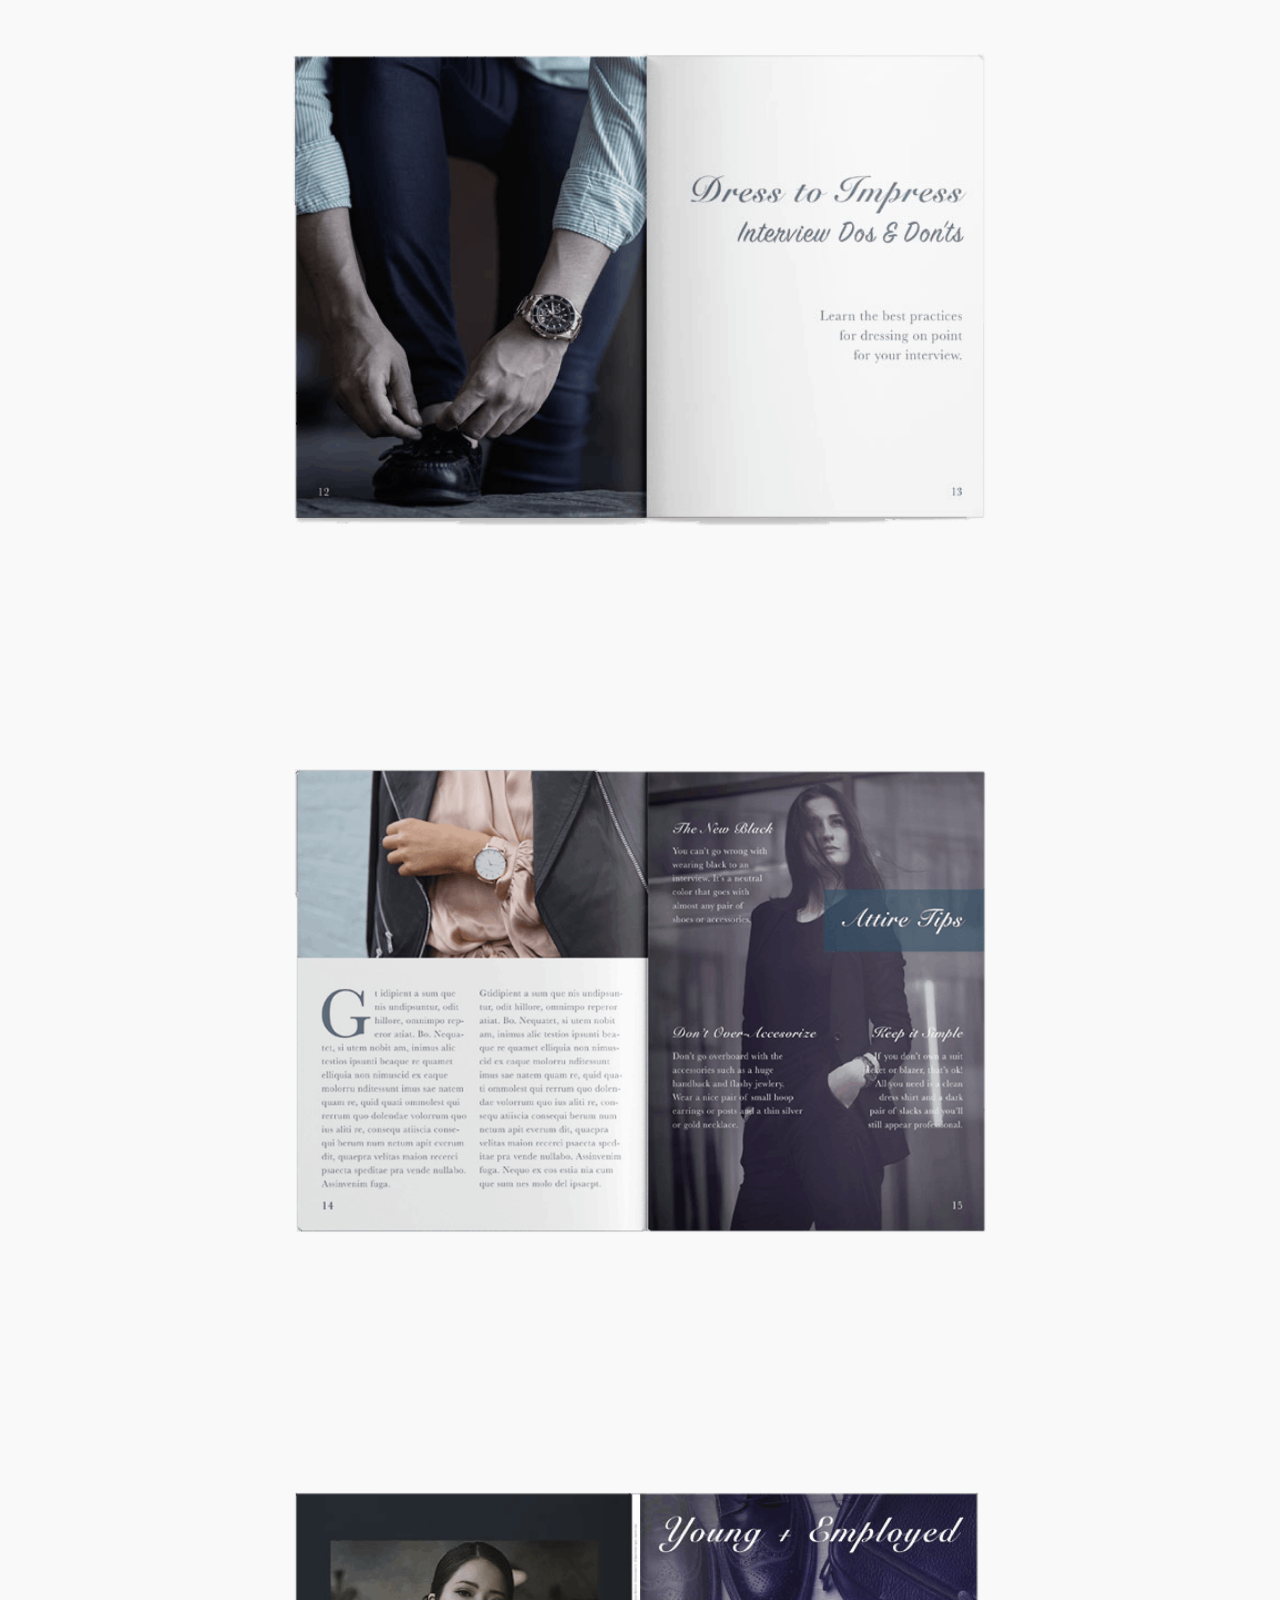
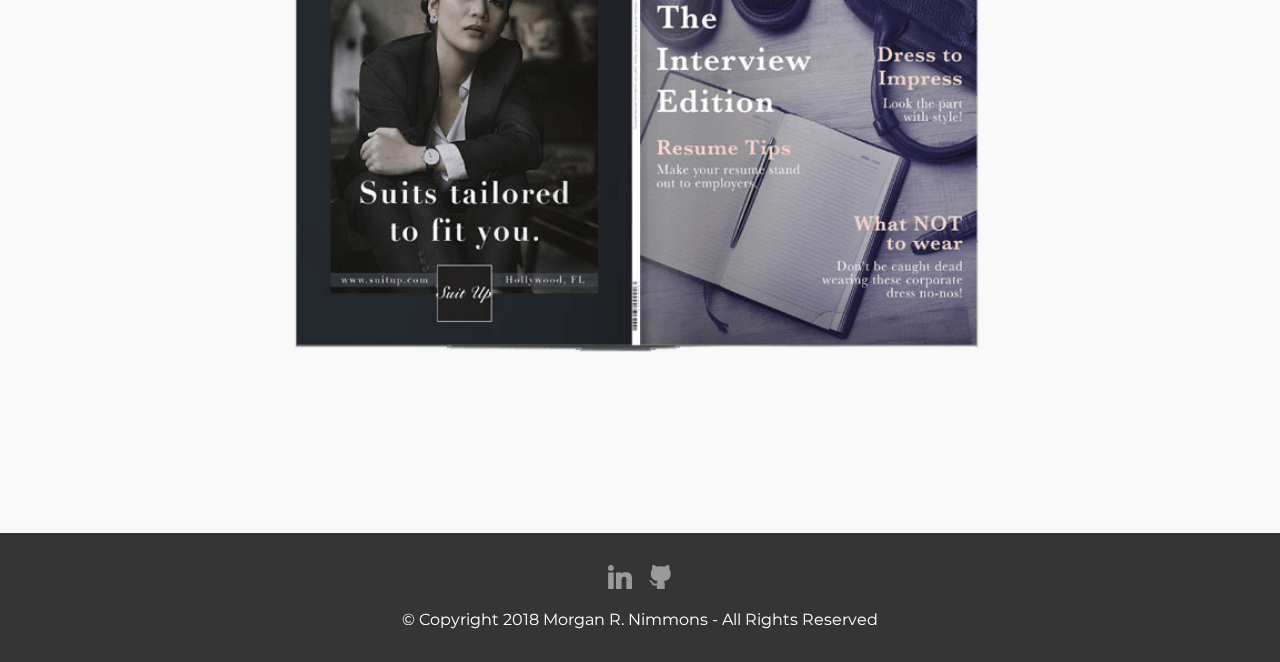
<file: youngandemployedmag.html>
<!DOCTYPE html>
<html >
<head>
  <!-- Site made with Mobirise Website Builder v4.8.1, https://mobirise.com -->
  <meta charset="UTF-8">
  <meta http-equiv="X-UA-Compatible" content="IE=edge">
  <meta name="generator" content="Mobirise v4.8.1, mobirise.com">
  <meta name="viewport" content="width=device-width, initial-scale=1, minimum-scale=1">
  <link rel="shortcut icon" href="assets/images/asset-63x-128x127.png" type="image/x-icon">
  <meta name="description" content="Web Site Maker Description">
  <title>Young and Employed magazine</title>
  <link rel="stylesheet" href="assets/web/assets/mobirise-icons/mobirise-icons.css">
  <link rel="stylesheet" href="assets/tether/tether.min.css">
  <link rel="stylesheet" href="assets/bootstrap/css/bootstrap.min.css">
  <link rel="stylesheet" href="assets/bootstrap/css/bootstrap-grid.min.css">
  <link rel="stylesheet" href="assets/bootstrap/css/bootstrap-reboot.min.css">
  <link rel="stylesheet" href="assets/socicon/css/styles.css">
  <link rel="stylesheet" href="assets/dropdown/css/style.css">
  <link rel="stylesheet" href="assets/theme/css/style.css">
  <link rel="stylesheet" href="assets/mobirise/css/mbr-additional.css" type="text/css">
  
  
  
</head>
<body>
  <section class="menu cid-r3j3sMtB8F" once="menu" id="menu2-4t">

    

    <nav class="navbar navbar-expand beta-menu navbar-dropdown align-items-center navbar-fixed-top navbar-toggleable-sm bg-color transparent">
        <button class="navbar-toggler navbar-toggler-right" type="button" data-toggle="collapse" data-target="#navbarSupportedContent" aria-controls="navbarSupportedContent" aria-expanded="false" aria-label="Toggle navigation">
            <div class="hamburger">
                <span></span>
                <span></span>
                <span></span>
                <span></span>
            </div>
        </button>
        <div class="menu-logo">
            <div class="navbar-brand">
                
                <span class="navbar-caption-wrap"><a class="navbar-caption text-secondary display-5" href="index.html">Morgan.</a></span>
            </div>
        </div>
        <div class="collapse navbar-collapse" id="navbarSupportedContent">
            <ul class="navbar-nav nav-dropdown nav-right" data-app-modern-menu="true"><li class="nav-item dropdown open"><a class="nav-link link text-secondary dropdown-toggle display-4" href="design.html" aria-expanded="true" data-toggle="dropdown-submenu">
                        Work</a><div class="dropdown-menu"><a class="text-secondary dropdown-item display-4" href="design.html" aria-expanded="false">Design</a><a class="text-secondary dropdown-item display-4" href="web-development.html" aria-expanded="false">Web Development</a></div></li>
                <li class="nav-item">
                    <a class="nav-link link text-secondary display-4" href="https://mobirise.com">
                        Resume</a>
                </li><li class="nav-item"><a class="nav-link link text-secondary display-4" href="about.html" target="_blank">
                        About</a></li></ul>
            
        </div>
    </nav>
</section>

<section class="engine"><a href="https://mobiri.se/s">free bootstrap themes</a></section><section class="mbr-section content5 cid-r3j3sMQ7uy mbr-parallax-background" id="content5-4u">

    

    <div class="mbr-overlay" style="opacity: 0.2; background-color: rgb(53, 53, 53);">
    </div>

    <div class="container">
        <div class="media-container-row">
            <div class="title col-12 col-md-8">
                <h2 class="align-center mbr-bold mbr-white pb-3 mbr-fonts-style display-1">Young + Employed Magazine</h2>
                
                
                
            </div>
        </div>
    </div>
</section>

<section class="mbr-section article content1 cid-r3j3sNn3II" id="content1-4w">
    
     

    <div class="container">
        <div class="media-container-row">
            <div class="mbr-text col-12 col-md-8 mbr-fonts-style display-7"><p><strong>Young + Employed </strong>magazine is geared towards young adults in college and recent graduates, providing them with advice for entering the workforce such as resume and style tips for interviews, job hunting, budgeting, etc.</p></div>
        </div>
    </div>
</section>

<section class="mbr-section content4 cid-r3j3sNwbUF" id="content4-4x">

    

    <div class="container">
        <div class="media-container-row">
            <div class="title col-12 col-md-8">
                <h2 class="align-center pb-3 mbr-fonts-style display-2">
                    Final Design</h2>
                
                
            </div>
        </div>
    </div>
</section>

<section class="cid-r3j3sNJQ4f" id="image2-4y">

    

    <figure class="mbr-figure container">
        <div class="image-block" style="width: 58%;">
            <img src="assets/images/ye-magazine-1240x1328.png" alt="Mobirise" title="">
            
        </div>
    </figure>
</section>

<section class="cid-r3j3sO8NrX" id="image2-50">

    

    <figure class="mbr-figure container">
        <div class="image-block" style="width: 100%;">
            <img src="assets/images/ye-magazine-3-1000x750.png" alt="Mobirise" title="">
            
        </div>
    </figure>
</section>

<section class="cid-r3j3sOji7k" id="image2-51">

    

    <figure class="mbr-figure container">
        <div class="image-block" style="width: 100%;">
            <img src="assets/images/ye-magazine-4-1000x750.png" alt="Mobirise" title="">
            
        </div>
    </figure>
</section>

<section class="cid-r3j3sOx6Aq" id="image2-52">

    

    <figure class="mbr-figure container">
        <div class="image-block" style="width: 100%;">
            <img src="assets/images/ye-magazine-5-1000x750.png" alt="Mobirise" title="">
            
        </div>
    </figure>
</section>

<section class="cid-r3j6ps0Eh4" id="image2-55">

    

    <figure class="mbr-figure container">
        <div class="image-block" style="width: 81%;">
            <img src="assets/images/ye-mag-cover-1006x669.png" alt="Mobirise" title="">
            
        </div>
    </figure>
</section>

<section class="cid-r3j3sOJ0mi" id="image2-53">

    

    <figure class="mbr-figure container">
        <div class="image-block" style="width: 100%;">
            <img src="assets/images/ye-magazine-7-1000x750.png" alt="Mobirise" title="">
            
        </div>
    </figure>
</section>

<section once="" class="cid-r3j3sOXX6j" id="footer7-54">

    

    

    <div class="container">
        <div class="media-container-row align-center mbr-white">
            
            <div class="row social-row">
                <div class="social-list align-right pb-2">
                    
                    
                    
                    
                    
                    
                <div class="soc-item">
                        <a href="https://www.linkedin.com/in/mnimmons/" target="_blank">
                            <span class="mbr-iconfont mbr-iconfont-social socicon-linkedin socicon"></span>
                        </a>
                    </div><div class="soc-item">
                        <a href="https://github.com/mnimmz" target="_blank">
                            <span class="mbr-iconfont mbr-iconfont-social socicon-github socicon"></span>
                        </a>
                    </div></div>
            </div>
            <div class="row row-copirayt">
                <p class="mbr-text mb-0 mbr-fonts-style mbr-white align-center display-7">
                    © Copyright 2018 Morgan R. Nimmons - All Rights Reserved
                </p>
            </div>
        </div>
    </div>
</section>


  <script src="assets/web/assets/jquery/jquery.min.js"></script>
  <script src="assets/popper/popper.min.js"></script>
  <script src="assets/tether/tether.min.js"></script>
  <script src="assets/bootstrap/js/bootstrap.min.js"></script>
  <script src="assets/dropdown/js/script.min.js"></script>
  <script src="assets/touchswipe/jquery.touch-swipe.min.js"></script>
  <script src="assets/parallax/jarallax.min.js"></script>
  <script src="assets/smoothscroll/smooth-scroll.js"></script>
  <script src="assets/theme/js/script.js"></script>
  
  
 <div id="scrollToTop" class="scrollToTop mbr-arrow-up"><a style="text-align: center;"><i></i></a></div>
  </body>
</html>
</file>
<file: assets/web/assets/mobirise-icons/mobirise-icons.css>
@font-face {
  font-family: 'MobiriseIcons';
  src:  url('mobirise-icons.eot?spat4u');
  src:  url('mobirise-icons.eot?spat4u#iefix') format('embedded-opentype'),
    url('mobirise-icons.ttf?spat4u') format('truetype'),
    url('mobirise-icons.woff?spat4u') format('woff'),
    url('mobirise-icons.svg?spat4u#MobiriseIcons') format('svg');
  font-weight: normal;
  font-style: normal;
}

[class^="mbri-"], [class*=" mbri-"] {
  /* use !important to prevent issues with browser extensions that change fonts */
  font-family: MobiriseIcons !important;
  speak: none;
  font-style: normal;
  font-weight: normal;
  font-variant: normal;
  text-transform: none;
  line-height: 1;

  /* Better Font Rendering =========== */
  -webkit-font-smoothing: antialiased;
  -moz-osx-font-smoothing: grayscale;
}

.mbri-add-submenu:before {
  content: "\e900";
}
.mbri-alert:before {
  content: "\e901";
}
.mbri-align-center:before {
  content: "\e902";
}
.mbri-align-justify:before {
  content: "\e903";
}
.mbri-align-left:before {
  content: "\e904";
}
.mbri-align-right:before {
  content: "\e905";
}
.mbri-android:before {
  content: "\e906";
}
.mbri-apple:before {
  content: "\e907";
}
.mbri-arrow-down:before {
  content: "\e908";
}
.mbri-arrow-next:before {
  content: "\e909";
}
.mbri-arrow-prev:before {
  content: "\e90a";
}
.mbri-arrow-up:before {
  content: "\e90b";
}
.mbri-bold:before {
  content: "\e90c";
}
.mbri-bookmark:before {
  content: "\e90d";
}
.mbri-bootstrap:before {
  content: "\e90e";
}
.mbri-briefcase:before {
  content: "\e90f";
}
.mbri-browse:before {
  content: "\e910";
}
.mbri-bulleted-list:before {
  content: "\e911";
}
.mbri-calendar:before {
  content: "\e912";
}
.mbri-camera:before {
  content: "\e913";
}
.mbri-cart-add:before {
  content: "\e914";
}
.mbri-cart-full:before {
  content: "\e915";
}
.mbri-cash:before {
  content: "\e916";
}
.mbri-change-style:before {
  content: "\e917";
}
.mbri-chat:before {
  content: "\e918";
}
.mbri-clock:before {
  content: "\e919";
}
.mbri-close:before {
  content: "\e91a";
}
.mbri-cloud:before {
  content: "\e91b";
}
.mbri-code:before {
  content: "\e91c";
}
.mbri-contact-form:before {
  content: "\e91d";
}
.mbri-credit-card:before {
  content: "\e91e";
}
.mbri-cursor-click:before {
  content: "\e91f";
}
.mbri-cust-feedback:before {
  content: "\e920";
}
.mbri-database:before {
  content: "\e921";
}
.mbri-delivery:before {
  content: "\e922";
}
.mbri-desktop:before {
  content: "\e923";
}
.mbri-devices:before {
  content: "\e924";
}
.mbri-down:before {
  content: "\e925";
}
.mbri-download:before {
  content: "\e989";
}
.mbri-drag-n-drop:before {
  content: "\e927";
}
.mbri-drag-n-drop2:before {
  content: "\e928";
}
.mbri-edit:before {
  content: "\e929";
}
.mbri-edit2:before {
  content: "\e92a";
}
.mbri-error:before {
  content: "\e92b";
}
.mbri-extension:before {
  content: "\e92c";
}
.mbri-features:before {
  content: "\e92d";
}
.mbri-file:before {
  content: "\e92e";
}
.mbri-flag:before {
  content: "\e92f";
}
.mbri-folder:before {
  content: "\e930";
}
.mbri-gift:before {
  content: "\e931";
}
.mbri-github:before {
  content: "\e932";
}
.mbri-globe:before {
  content: "\e933";
}
.mbri-globe-2:before {
  content: "\e934";
}
.mbri-growing-chart:before {
  content: "\e935";
}
.mbri-hearth:before {
  content: "\e936";
}
.mbri-help:before {
  content: "\e937";
}
.mbri-home:before {
  content: "\e938";
}
.mbri-hot-cup:before {
  content: "\e939";
}
.mbri-idea:before {
  content: "\e93a";
}
.mbri-image-gallery:before {
  content: "\e93b";
}
.mbri-image-slider:before {
  content: "\e93c";
}
.mbri-info:before {
  content: "\e93d";
}
.mbri-italic:before {
  content: "\e93e";
}
.mbri-key:before {
  content: "\e93f";
}
.mbri-laptop:before {
  content: "\e940";
}
.mbri-layers:before {
  content: "\e941";
}
.mbri-left-right:before {
  content: "\e942";
}
.mbri-left:before {
  content: "\e943";
}
.mbri-letter:before {
  content: "\e944";
}
.mbri-like:before {
  content: "\e945";
}
.mbri-link:before {
  content: "\e946";
}
.mbri-lock:before {
  content: "\e947";
}
.mbri-login:before {
  content: "\e948";
}
.mbri-logout:before {
  content: "\e949";
}
.mbri-magic-stick:before {
  content: "\e94a";
}
.mbri-map-pin:before {
  content: "\e94b";
}
.mbri-menu:before {
  content: "\e94c";
}
.mbri-mobile:before {
  content: "\e94d";
}
.mbri-mobile2:before {
  content: "\e94e";
}
.mbri-mobirise:before {
  content: "\e94f";
}
.mbri-more-horizontal:before {
  content: "\e950";
}
.mbri-more-vertical:before {
  content: "\e951";
}
.mbri-music:before {
  content: "\e952";
}
.mbri-new-file:before {
  content: "\e953";
}
.mbri-numbered-list:before {
  content: "\e954";
}
.mbri-opened-folder:before {
  content: "\e955";
}
.mbri-pages:before {
  content: "\e956";
}
.mbri-paper-plane:before {
  content: "\e957";
}
.mbri-paperclip:before {
  content: "\e958";
}
.mbri-photo:before {
  content: "\e959";
}
.mbri-photos:before {
  content: "\e95a";
}
.mbri-pin:before {
  content: "\e95b";
}
.mbri-play:before {
  content: "\e95c";
}
.mbri-plus:before {
  content: "\e95d";
}
.mbri-preview:before {
  content: "\e95e";
}
.mbri-print:before {
  content: "\e95f";
}
.mbri-protect:before {
  content: "\e960";
}
.mbri-question:before {
  content: "\e961";
}
.mbri-quote-left:before {
  content: "\e962";
}
.mbri-quote-right:before {
  content: "\e963";
}
.mbri-refresh:before {
  content: "\e964";
}
.mbri-responsive:before {
  content: "\e965";
}
.mbri-right:before {
  content: "\e966";
}
.mbri-rocket:before {
  content: "\e967";
}
.mbri-sad-face:before {
  content: "\e968";
}
.mbri-sale:before {
  content: "\e969";
}
.mbri-save:before {
  content: "\e96a";
}
.mbri-search:before {
  content: "\e96b";
}
.mbri-setting:before {
  content: "\e96c";
}
.mbri-setting2:before {
  content: "\e96d";
}
.mbri-setting3:before {
  content: "\e96e";
}
.mbri-share:before {
  content: "\e96f";
}
.mbri-shopping-bag:before {
  content: "\e970";
}
.mbri-shopping-basket:before {
  content: "\e971";
}
.mbri-shopping-cart:before {
  content: "\e972";
}
.mbri-sites:before {
  content: "\e973";
}
.mbri-smile-face:before {
  content: "\e974";
}
.mbri-speed:before {
  content: "\e975";
}
.mbri-star:before {
  content: "\e976";
}
.mbri-success:before {
  content: "\e977";
}
.mbri-sun:before {
  content: "\e978";
}
.mbri-sun2:before {
  content: "\e979";
}
.mbri-tablet:before {
  content: "\e97a";
}
.mbri-tablet-vertical:before {
  content: "\e97b";
}
.mbri-target:before {
  content: "\e97c";
}
.mbri-timer:before {
  content: "\e97d";
}
.mbri-to-ftp:before {
  content: "\e97e";
}
.mbri-to-local-drive:before {
  content: "\e97f";
}
.mbri-touch-swipe:before {
  content: "\e980";
}
.mbri-touch:before {
  content: "\e981";
}
.mbri-trash:before {
  content: "\e982";
}
.mbri-underline:before {
  content: "\e983";
}
.mbri-unlink:before {
  content: "\e984";
}
.mbri-unlock:before {
  content: "\e985";
}
.mbri-up-down:before {
  content: "\e986";
}
.mbri-up:before {
  content: "\e987";
}
.mbri-update:before {
  content: "\e988";
}
.mbri-upload:before {
 content: "\e926"; 
}
.mbri-user:before {
  content: "\e98a";
}
.mbri-user2:before {
  content: "\e98b";
}
.mbri-users:before {
  content: "\e98c";
}
.mbri-video:before {
  content: "\e98d";
}
.mbri-video-play:before {
  content: "\e98e";
}
.mbri-watch:before {
  content: "\e98f";
}
.mbri-website-theme:before {
  content: "\e990";
}
.mbri-wifi:before {
  content: "\e991";
}
.mbri-windows:before {
  content: "\e992";
}
.mbri-zoom-out:before {
  content: "\e993";
}
.mbri-redo:before {
  content: "\e994";
}
.mbri-undo:before {
  content: "\e995";
}
</file>
<file: assets/dropdown/css/style.css>
.navbar-dropdown {
  left: 0;
  padding: 0;
  position: absolute;
  right: 0;
  top: 0;
  transition: all 0.45s ease;
  z-index: 1030;
  background: #282828; }
  .navbar-dropdown .navbar-logo {
    margin-right: 0.8rem;
    transition: margin 0.3s ease-in-out;
    vertical-align: middle; }
    .navbar-dropdown .navbar-logo img {
      height: 3.125rem;
      transition: all 0.3s ease-in-out; }
    .navbar-dropdown .navbar-logo.mbr-iconfont {
      font-size: 3.125rem;
      line-height: 3.125rem; }
  .navbar-dropdown .navbar-caption {
    font-weight: 700;
    white-space: normal;
    vertical-align: -4px;
    line-height: 3.125rem !important; }
    .navbar-dropdown .navbar-caption, .navbar-dropdown .navbar-caption:hover {
      color: inherit;
      text-decoration: none; }
  .navbar-dropdown .mbr-iconfont + .navbar-caption {
    vertical-align: -1px; }
  .navbar-dropdown.navbar-fixed-top {
    position: fixed; }
  .navbar-dropdown .navbar-brand span {
    vertical-align: -4px; }
  .navbar-dropdown.bg-color.transparent {
    background: none; }
  .navbar-dropdown.navbar-short .navbar-brand {
    padding: 0.625rem 0; }
    .navbar-dropdown.navbar-short .navbar-brand span {
      vertical-align: -1px; }
  .navbar-dropdown.navbar-short .navbar-caption {
    line-height: 2.375rem !important;
    vertical-align: -2px; }
  .navbar-dropdown.navbar-short .navbar-logo {
    margin-right: 0.5rem; }
    .navbar-dropdown.navbar-short .navbar-logo img {
      height: 2.375rem; }
    .navbar-dropdown.navbar-short .navbar-logo.mbr-iconfont {
      font-size: 2.375rem;
      line-height: 2.375rem; }
  .navbar-dropdown.navbar-short .mbr-table-cell {
    height: 3.625rem; }
  .navbar-dropdown .navbar-close {
    left: 0.6875rem;
    position: fixed;
    top: 0.75rem;
    z-index: 1000; }
  .navbar-dropdown .hamburger-icon {
    content: "";
    display: inline-block;
    vertical-align: middle;
    width: 16px;
    -webkit-box-shadow: 0 -6px 0 1px #282828,0 0 0 1px #282828,0 6px 0 1px #282828;
    -moz-box-shadow: 0 -6px 0 1px #282828,0 0 0 1px #282828,0 6px 0 1px #282828;
    box-shadow: 0 -6px 0 1px #282828,0 0 0 1px #282828,0 6px 0 1px #282828; }

.dropdown-menu .dropdown-toggle[data-toggle="dropdown-submenu"]::after {
  border-bottom: 0.35em solid transparent;
  border-left: 0.35em solid;
  border-right: 0;
  border-top: 0.35em solid transparent;
  margin-left: 0.3rem; }

.dropdown-menu .dropdown-item:focus {
  outline: 0; }

.nav-dropdown {
  font-size: 0.75rem;
  font-weight: 500;
  height: auto !important; }
  .nav-dropdown .nav-btn {
    padding-left: 1rem; }
  .nav-dropdown .link {
    margin: .667em 1.667em;
    font-weight: 500;
    padding: 0;
    transition: color .2s ease-in-out; }
    .nav-dropdown .link.dropdown-toggle {
      margin-right: 2.583em; }
      .nav-dropdown .link.dropdown-toggle::after {
        margin-left: .25rem;
        border-top: 0.35em solid;
        border-right: 0.35em solid transparent;
        border-left: 0.35em solid transparent;
        border-bottom: 0; }
      .nav-dropdown .link.dropdown-toggle[aria-expanded="true"] {
        margin: 0;
        padding: 0.667em 3.263em  0.667em 1.667em; }
  .nav-dropdown .link::after,
  .nav-dropdown .dropdown-item::after {
    color: inherit; }
  .nav-dropdown .btn {
    font-size: 0.75rem;
    font-weight: 700;
    letter-spacing: 0;
    margin-bottom: 0;
    padding-left: 1.25rem;
    padding-right: 1.25rem; }
  .nav-dropdown .dropdown-menu {
    border-radius: 0;
    border: 0;
    left: 0;
    margin: 0;
    padding-bottom: 1.25rem;
    padding-top: 1.25rem;
    position: relative; }
  .nav-dropdown .dropdown-submenu {
    margin-left: 0.125rem;
    top: 0; }
  .nav-dropdown .dropdown-item {
    font-weight: 500;
    line-height: 2;
    padding: 0.3846em 4.615em 0.3846em 1.5385em;
    position: relative;
    transition: color .2s ease-in-out, background-color .2s ease-in-out; }
    .nav-dropdown .dropdown-item::after {
      margin-top: -0.3077em;
      position: absolute;
      right: 1.1538em;
      top: 50%; }
    .nav-dropdown .dropdown-item:focus, .nav-dropdown .dropdown-item:hover {
      background: none; }

@media (max-width: 767px) {
  .nav-dropdown.navbar-toggleable-sm {
    bottom: 0;
    display: none;
    left: 0;
    overflow-x: hidden;
    position: fixed;
    top: 0;
    transform: translateX(-100%);
    -ms-transform: translateX(-100%);
    -webkit-transform: translateX(-100%);
    width: 18.75rem;
    z-index: 999; } }
.nav-dropdown.navbar-toggleable-xl {
  bottom: 0;
  display: none;
  left: 0;
  overflow-x: hidden;
  position: fixed;
  top: 0;
  transform: translateX(-100%);
  -ms-transform: translateX(-100%);
  -webkit-transform: translateX(-100%);
  width: 18.75rem;
  z-index: 999; }

.nav-dropdown-sm {
  display: block !important;
  overflow-x: hidden;
  overflow: auto;
  padding-top: 3.875rem; }
  .nav-dropdown-sm::after {
    content: "";
    display: block;
    height: 3rem;
    width: 100%; }
  .nav-dropdown-sm.collapse.in ~ .navbar-close {
    display: block !important; }
  .nav-dropdown-sm.collapsing, .nav-dropdown-sm.collapse.in {
    transform: translateX(0);
    -ms-transform: translateX(0);
    -webkit-transform: translateX(0);
    transition: all 0.25s ease-out;
    -webkit-transition: all 0.25s ease-out;
    background: #282828; }
  .nav-dropdown-sm.collapsing[aria-expanded="false"] {
    transform: translateX(-100%);
    -ms-transform: translateX(-100%);
    -webkit-transform: translateX(-100%); }
  .nav-dropdown-sm .nav-item {
    display: block;
    margin-left: 0 !important;
    padding-left: 0; }
  .nav-dropdown-sm .link,
  .nav-dropdown-sm .dropdown-item {
    border-top: 1px dotted rgba(255, 255, 255, 0.1);
    font-size: 0.8125rem;
    line-height: 1.6;
    margin: 0 !important;
    padding: 0.875rem 2.4rem 0.875rem 1.5625rem !important;
    position: relative;
    white-space: normal; }
    .nav-dropdown-sm .link:focus, .nav-dropdown-sm .link:hover,
    .nav-dropdown-sm .dropdown-item:focus,
    .nav-dropdown-sm .dropdown-item:hover {
      background: rgba(0, 0, 0, 0.2) !important;
      color: #c0a375; }
  .nav-dropdown-sm .nav-btn {
    position: relative;
    padding: 1.5625rem 1.5625rem 0 1.5625rem; }
    .nav-dropdown-sm .nav-btn::before {
      border-top: 1px dotted rgba(255, 255, 255, 0.1);
      content: "";
      left: 0;
      position: absolute;
      top: 0;
      width: 100%; }
    .nav-dropdown-sm .nav-btn + .nav-btn {
      padding-top: 0.625rem; }
      .nav-dropdown-sm .nav-btn + .nav-btn::before {
        display: none; }
  .nav-dropdown-sm .btn {
    padding: 0.625rem 0; }
  .nav-dropdown-sm .dropdown-toggle[data-toggle="dropdown-submenu"]::after {
    margin-left: .25rem;
    border-top: 0.35em solid;
    border-right: 0.35em solid transparent;
    border-left: 0.35em solid transparent;
    border-bottom: 0; }
  .nav-dropdown-sm .dropdown-toggle[data-toggle="dropdown-submenu"][aria-expanded="true"]::after {
    border-top: 0;
    border-right: 0.35em solid transparent;
    border-left: 0.35em solid transparent;
    border-bottom: 0.35em solid; }
  .nav-dropdown-sm .dropdown-menu {
    margin: 0;
    padding: 0;
    position: relative;
    top: 0;
    left: 0;
    width: 100%;
    border: 0;
    float: none;
    border-radius: 0;
    background: none; }
  .nav-dropdown-sm .dropdown-submenu {
    left: 100%;
    margin-left: 0.125rem;
    margin-top: -1.25rem;
    top: 0; }

.navbar-toggleable-sm .nav-dropdown .dropdown-menu {
  position: absolute; }

.navbar-toggleable-sm .nav-dropdown .dropdown-submenu {
  left: 100%;
  margin-left: 0.125rem;
  margin-top: -1.25rem;
  top: 0; }

.navbar-toggleable-sm.opened .nav-dropdown .dropdown-menu {
  position: relative; }

.navbar-toggleable-sm.opened .nav-dropdown .dropdown-submenu {
  left: 0;
  margin-left: 00rem;
  margin-top: 0rem;
  top: 0; }

.is-builder .nav-dropdown.collapsing {
  transition: none !important; }

/*# sourceMappingURL=style.css.map */
</file>
<file: assets/socicon/css/styles.css>
@charset "UTF-8";

@font-face {
  font-family: "socicon";
  src:url("../fonts/socicon.eot");
  src:url("../fonts/socicon.eot?#iefix") format("embedded-opentype"),
    url("../fonts/socicon.woff") format("woff"),
    url("../fonts/socicon.ttf") format("truetype"),
    url("../fonts/socicon.svg#socicon") format("svg");
  font-weight: normal;
  font-style: normal;

}

[data-icon]:before {
  font-family: "socicon" !important;
  content: attr(data-icon);
  font-style: normal !important;
  font-weight: normal !important;
  font-variant: normal !important;
  text-transform: none !important;
  speak: none;
  line-height: 1;
  -webkit-font-smoothing: antialiased;
  -moz-osx-font-smoothing: grayscale;
}

[class^="socicon-"]:before,
[class*=" socicon-"]:before {
  font-family: "socicon" !important;
  font-style: normal !important;
  font-weight: normal !important;
  font-variant: normal !important;
  text-transform: none !important;
  speak: none;
  line-height: 1;
  -webkit-font-smoothing: antialiased;
  -moz-osx-font-smoothing: grayscale;
}

.socicon-modelmayhem:before {
  content: "\e000";
}
.socicon-mixcloud:before {
  content: "\e001";
}
.socicon-drupal:before {
  content: "\e002";
}
.socicon-swarm:before {
  content: "\e003";
}
.socicon-istock:before {
  content: "\e004";
}
.socicon-yammer:before {
  content: "\e005";
}
.socicon-ello:before {
  content: "\e006";
}
.socicon-stackoverflow:before {
  content: "\e007";
}
.socicon-persona:before {
  content: "\e008";
}
.socicon-triplej:before {
  content: "\e009";
}
.socicon-houzz:before {
  content: "\e00a";
}
.socicon-rss:before {
  content: "\e00b";
}
.socicon-paypal:before {
  content: "\e00c";
}
.socicon-odnoklassniki:before {
  content: "\e00d";
}
.socicon-airbnb:before {
  content: "\e00e";
}
.socicon-periscope:before {
  content: "\e00f";
}
.socicon-outlook:before {
  content: "\e010";
}
.socicon-coderwall:before {
  content: "\e011";
}
.socicon-tripadvisor:before {
  content: "\e012";
}
.socicon-appnet:before {
  content: "\e013";
}
.socicon-goodreads:before {
  content: "\e014";
}
.socicon-tripit:before {
  content: "\e015";
}
.socicon-lanyrd:before {
  content: "\e016";
}
.socicon-slideshare:before {
  content: "\e017";
}
.socicon-buffer:before {
  content: "\e018";
}
.socicon-disqus:before {
  content: "\e019";
}
.socicon-vkontakte:before {
  content: "\e01a";
}
.socicon-whatsapp:before {
  content: "\e01b";
}
.socicon-patreon:before {
  content: "\e01c";
}
.socicon-storehouse:before {
  content: "\e01d";
}
.socicon-pocket:before {
  content: "\e01e";
}
.socicon-mail:before {
  content: "\e01f";
}
.socicon-blogger:before {
  content: "\e020";
}
.socicon-technorati:before {
  content: "\e021";
}
.socicon-reddit:before {
  content: "\e022";
}
.socicon-dribbble:before {
  content: "\e023";
}
.socicon-stumbleupon:before {
  content: "\e024";
}
.socicon-digg:before {
  content: "\e025";
}
.socicon-envato:before {
  content: "\e026";
}
.socicon-behance:before {
  content: "\e027";
}
.socicon-delicious:before {
  content: "\e028";
}
.socicon-deviantart:before {
  content: "\e029";
}
.socicon-forrst:before {
  content: "\e02a";
}
.socicon-play:before {
  content: "\e02b";
}
.socicon-zerply:before {
  content: "\e02c";
}
.socicon-wikipedia:before {
  content: "\e02d";
}
.socicon-apple:before {
  content: "\e02e";
}
.socicon-flattr:before {
  content: "\e02f";
}
.socicon-github:before {
  content: "\e030";
}
.socicon-renren:before {
  content: "\e031";
}
.socicon-friendfeed:before {
  content: "\e032";
}
.socicon-newsvine:before {
  content: "\e033";
}
.socicon-identica:before {
  content: "\e034";
}
.socicon-bebo:before {
  content: "\e035";
}
.socicon-zynga:before {
  content: "\e036";
}
.socicon-steam:before {
  content: "\e037";
}
.socicon-xbox:before {
  content: "\e038";
}
.socicon-windows:before {
  content: "\e039";
}
.socicon-qq:before {
  content: "\e03a";
}
.socicon-douban:before {
  content: "\e03b";
}
.socicon-meetup:before {
  content: "\e03c";
}
.socicon-playstation:before {
  content: "\e03d";
}
.socicon-android:before {
  content: "\e03e";
}
.socicon-snapchat:before {
  content: "\e03f";
}
.socicon-twitter:before {
  content: "\e040";
}
.socicon-facebook:before {
  content: "\e041";
}
.socicon-googleplus:before {
  content: "\e042";
}
.socicon-pinterest:before {
  content: "\e043";
}
.socicon-foursquare:before {
  content: "\e044";
}
.socicon-yahoo:before {
  content: "\e045";
}
.socicon-skype:before {
  content: "\e046";
}
.socicon-yelp:before {
  content: "\e047";
}
.socicon-feedburner:before {
  content: "\e048";
}
.socicon-linkedin:before {
  content: "\e049";
}
.socicon-viadeo:before {
  content: "\e04a";
}
.socicon-xing:before {
  content: "\e04b";
}
.socicon-myspace:before {
  content: "\e04c";
}
.socicon-soundcloud:before {
  content: "\e04d";
}
.socicon-spotify:before {
  content: "\e04e";
}
.socicon-grooveshark:before {
  content: "\e04f";
}
.socicon-lastfm:before {
  content: "\e050";
}
.socicon-youtube:before {
  content: "\e051";
}
.socicon-vimeo:before {
  content: "\e052";
}
.socicon-dailymotion:before {
  content: "\e053";
}
.socicon-vine:before {
  content: "\e054";
}
.socicon-flickr:before {
  content: "\e055";
}
.socicon-500px:before {
  content: "\e056";
}
.socicon-wordpress:before {
  content: "\e058";
}
.socicon-tumblr:before {
  content: "\e059";
}
.socicon-twitch:before {
  content: "\e05a";
}
.socicon-8tracks:before {
  content: "\e05b";
}
.socicon-amazon:before {
  content: "\e05c";
}
.socicon-icq:before {
  content: "\e05d";
}
.socicon-smugmug:before {
  content: "\e05e";
}
.socicon-ravelry:before {
  content: "\e05f";
}
.socicon-weibo:before {
  content: "\e060";
}
.socicon-baidu:before {
  content: "\e061";
}
.socicon-angellist:before {
  content: "\e062";
}
.socicon-ebay:before {
  content: "\e063";
}
.socicon-imdb:before {
  content: "\e064";
}
.socicon-stayfriends:before {
  content: "\e065";
}
.socicon-residentadvisor:before {
  content: "\e066";
}
.socicon-google:before {
  content: "\e067";
}
.socicon-yandex:before {
  content: "\e068";
}
.socicon-sharethis:before {
  content: "\e069";
}
.socicon-bandcamp:before {
  content: "\e06a";
}
.socicon-itunes:before {
  content: "\e06b";
}
.socicon-deezer:before {
  content: "\e06c";
}
.socicon-telegram:before {
  content: "\e06e";
}
.socicon-openid:before {
  content: "\e06f";
}
.socicon-amplement:before {
  content: "\e070";
}
.socicon-viber:before {
  content: "\e071";
}
.socicon-zomato:before {
  content: "\e072";
}
.socicon-draugiem:before {
  content: "\e074";
}
.socicon-endomodo:before {
  content: "\e075";
}
.socicon-filmweb:before {
  content: "\e076";
}
.socicon-stackexchange:before {
  content: "\e077";
}
.socicon-wykop:before {
  content: "\e078";
}
.socicon-teamspeak:before {
  content: "\e079";
}
.socicon-teamviewer:before {
  content: "\e07a";
}
.socicon-ventrilo:before {
  content: "\e07b";
}
.socicon-younow:before {
  content: "\e07c";
}
.socicon-raidcall:before {
  content: "\e07d";
}
.socicon-mumble:before {
  content: "\e07e";
}
.socicon-medium:before {
  content: "\e06d";
}
.socicon-bebee:before {
  content: "\e07f";
}
.socicon-hitbox:before {
  content: "\e080";
}
.socicon-reverbnation:before {
  content: "\e081";
}
.socicon-formulr:before {
  content: "\e082";
}
.socicon-instagram:before {
  content: "\e057";
}
.socicon-battlenet:before {
  content: "\e083";
}
.socicon-chrome:before {
  content: "\e084";
}
.socicon-discord:before {
  content: "\e086";
}
.socicon-issuu:before {
  content: "\e087";
}
.socicon-macos:before {
  content: "\e088";
}
.socicon-firefox:before {
  content: "\e089";
}
.socicon-opera:before {
  content: "\e08d";
}
.socicon-keybase:before {
  content: "\e090";
}
.socicon-alliance:before {
  content: "\e091";
}
.socicon-livejournal:before {
  content: "\e092";
}
.socicon-googlephotos:before {
  content: "\e093";
}
.socicon-horde:before {
  content: "\e094";
}
.socicon-etsy:before {
  content: "\e095";
}
.socicon-zapier:before {
  content: "\e096";
}
.socicon-google-scholar:before {
  content: "\e097";
}
.socicon-researchgate:before {
  content: "\e098";
}
.socicon-wechat:before {
  content: "\e099";
}
.socicon-strava:before {
  content: "\e09a";
}
.socicon-line:before {
  content: "\e09b";
}
.socicon-lyft:before {
  content: "\e09c";
}
.socicon-uber:before {
  content: "\e09d";
}
.socicon-songkick:before {
  content: "\e09e";
}
.socicon-viewbug:before {
  content: "\e09f";
}
.socicon-googlegroups:before {
  content: "\e0a0";
}
.socicon-quora:before {
  content: "\e073";
}
.socicon-diablo:before {
  content: "\e085";
}
.socicon-blizzard:before {
  content: "\e0a1";
}
.socicon-hearthstone:before {
  content: "\e08b";
}
.socicon-heroes:before {
  content: "\e08a";
}
.socicon-overwatch:before {
  content: "\e08c";
}
.socicon-warcraft:before {
  content: "\e08e";
}
.socicon-starcraft:before {
  content: "\e08f";
}
.socicon-beam:before {
  content: "\e0a2";
}
.socicon-curse:before {
  content: "\e0a3";
}
.socicon-player:before {
  content: "\e0a4";
}
.socicon-streamjar:before {
  content: "\e0a5";
}
.socicon-nintendo:before {
  content: "\e0a6";
}
.socicon-hellocoton:before {
  content: "\e0a7";
}
</file>
<file: assets/theme/css/style.css>
/*!
 * Mobirise v4 theme (https://mobirise.com/)
 * Copyright 2017 Mobirise
 */
section {
  background-color: #eeeeee; }

section,
.container,
.container-fluid {
  position: relative;
  word-wrap: break-word; }

a.mbr-iconfont:hover {
  text-decoration: none; }

.article .lead p, .article .lead ul, .article .lead ol, .article .lead pre, .article .lead blockquote {
  margin-bottom: 0; }

a {
  font-style: normal;
  font-weight: 400;
  cursor: pointer; }
  a, a:hover {
    text-decoration: none; }

figure {
  margin-bottom: 0; }

body {
  color: #232323; }

h1, h2, h3, h4, h5, h6,
.h1, .h2, .h3, .h4, .h5, .h6,
.display-1, .display-2, .display-3, .display-4 {
  line-height: 1;
  word-break: break-word;
  word-wrap: break-word; }

b, strong {
  font-weight: bold; }

blockquote {
  padding: 10px 0 10px 20px;
  position: relative;
  border-left: 2px solid;
  border-color: #ff3366; }

input:-webkit-autofill, input:-webkit-autofill:hover, input:-webkit-autofill:focus, input:-webkit-autofill:active {
  transition-delay: 9999s;
  transition-property: background-color, color; }

textarea[type="hidden"] {
  display: none; }

body {
  position: relative; }

section {
  background-position: 50% 50%;
  background-repeat: no-repeat;
  background-size: cover; }
  section .mbr-background-video,
  section .mbr-background-video-preview {
    position: absolute;
    bottom: 0;
    left: 0;
    right: 0;
    top: 0; }

.hidden {
  visibility: hidden; }

.mbr-z-index20 {
  z-index: 20; }

/*! Base colors */
.mbr-white {
  color: #ffffff; }

.mbr-black {
  color: #000000; }

.mbr-bg-white {
  background-color: #ffffff; }

.mbr-bg-black {
  background-color: #000000; }

/*! Text-aligns */
.align-left {
  text-align: left; }

.align-center {
  text-align: center; }

.align-right {
  text-align: right; }

@media (max-width: 767px) {
  .align-left, .align-center, .align-right, .mbr-section-btn, .mbr-section-title {
    text-align: center; } }
/*! Font-weight  */
.mbr-light {
  font-weight: 300; }

.mbr-regular {
  font-weight: 400; }

.mbr-semibold {
  font-weight: 500; }

.mbr-bold {
  font-weight: 700; }

/*! Media  */
.media-size-item {
  -webkit-flex: 1 1 auto;
  -moz-flex: 1 1 auto;
  -ms-flex: 1 1 auto;
  -o-flex: 1 1 auto;
  flex: 1 1 auto; }

.media-content {
  -webkit-flex-basis: 100%;
  flex-basis: 100%; }

.media-container-row {
  display: -ms-flexbox;
  display: -webkit-flex;
  display: flex;
  -webkit-flex-direction: row;
  -ms-flex-direction: row;
  flex-direction: row;
  -webkit-flex-wrap: wrap;
  -ms-flex-wrap: wrap;
  flex-wrap: wrap;
  -webkit-justify-content: center;
  -ms-flex-pack: center;
  justify-content: center;
  -webkit-align-content: center;
  -ms-flex-line-pack: center;
  align-content: center;
  -webkit-align-items: start;
  -ms-flex-align: start;
  align-items: start; }
  .media-container-row .media-size-item {
    width: 400px; }

.media-container-column {
  display: -ms-flexbox;
  display: -webkit-flex;
  display: flex;
  -webkit-flex-direction: column;
  -ms-flex-direction: column;
  flex-direction: column;
  -webkit-flex-wrap: wrap;
  -ms-flex-wrap: wrap;
  flex-wrap: wrap;
  -webkit-justify-content: center;
  -ms-flex-pack: center;
  justify-content: center;
  -webkit-align-content: center;
  -ms-flex-line-pack: center;
  align-content: center;
  -webkit-align-items: stretch;
  -ms-flex-align: stretch;
  align-items: stretch; }
  .media-container-column > * {
    width: 100%; }

@media (min-width: 992px) {
  .media-container-row {
    -webkit-flex-wrap: nowrap;
    -ms-flex-wrap: nowrap;
    flex-wrap: nowrap; } }
figure {
  overflow: hidden; }

figure[mbr-media-size] {
  transition: width 0.1s; }

.mbr-figure img, .mbr-figure iframe {
  display: block;
  width: 100%; }

.card {
  background-color: transparent;
  border: none; }

.card-img {
  text-align: center;
  flex-shrink: 0; }

.media {
  max-width: 100%;
  margin: 0 auto; }

.mbr-figure {
  -ms-flex-item-align: center;
  -ms-grid-row-align: center;
  -webkit-align-self: center;
  align-self: center; }

.media-container > div {
  max-width: 100%; }

.mbr-figure img, .card-img img {
  width: 100%; }

@media (max-width: 991px) {
  .media-size-item {
    width: auto !important; }

  .media {
    width: auto; }

  .mbr-figure {
    width: 100% !important; } }
/*! Buttons */
.mbr-section-btn {
  margin-left: -.25rem;
  margin-right: -.25rem;
  font-size: 0; }

nav .mbr-section-btn {
  margin-left: 0rem;
  margin-right: 0rem; }

/*! Btn icon margin */
.btn .mbr-iconfont, .btn.btn-sm .mbr-iconfont {
  cursor: pointer;
  margin-right: 0.5rem; }

.btn.btn-md .mbr-iconfont, .btn.btn-md .mbr-iconfont {
  margin-right: 0.8rem; }

.mbr-regular {
  font-weight: 400; }

.mbr-semibold {
  font-weight: 500; }

.mbr-bold {
  font-weight: 700; }

[type="submit"] {
  -webkit-appearance: none; }

/*! Full-screen */
.mbr-fullscreen .mbr-overlay {
  min-height: 100vh; }

.mbr-fullscreen {
  display: flex;
  display: -webkit-flex;
  display: -moz-flex;
  display: -ms-flex;
  display: -o-flex;
  align-items: center;
  -webkit-align-items: center;
  min-height: 100vh;
  padding-top: 3rem;
  padding-bottom: 3rem; }

/*! Map */
.map {
  height: 25rem;
  position: relative; }
  .map iframe {
    width: 100%;
    height: 100%; }

/* Form */
.form-asterisk {
  font-family: initial;
  position: absolute;
  top: -2px;
  font-weight: normal; }

/*! Scroll to top arrow */
.mbr-arrow-up {
  bottom: 25px;
  right: 90px;
  position: fixed;
  text-align: right;
  z-index: 5000;
  color: #ffffff;
  font-size: 32px;
  transform: rotate(180deg);
  -webkit-transform: rotate(180deg); }

.mbr-arrow-up a {
  background: rgba(0, 0, 0, 0.2);
  border-radius: 3px;
  color: #fff;
  display: inline-block;
  height: 60px;
  width: 60px;
  outline-style: none !important;
  position: relative;
  text-decoration: none;
  transition: all .3s ease-in-out;
  cursor: pointer;
  text-align: center; }
  .mbr-arrow-up a:hover {
    background-color: rgba(0, 0, 0, 0.4); }
  .mbr-arrow-up a i {
    line-height: 60px; }

.mbr-arrow-up-icon {
  display: block;
  color: #fff; }

.mbr-arrow-up-icon::before {
  content: "\203a";
  display: inline-block;
  font-family: serif;
  font-size: 32px;
  line-height: 1;
  font-style: normal;
  position: relative;
  top: 6px;
  left: -4px;
  -webkit-transform: rotate(-90deg);
  transform: rotate(-90deg); }

/*! Arrow Down */
.mbr-arrow {
  position: absolute;
  bottom: 45px;
  left: 50%;
  width: 60px;
  height: 60px;
  cursor: pointer;
  background-color: rgba(80, 80, 80, 0.5);
  border-radius: 50%;
  -webkit-transform: translateX(-50%);
  transform: translateX(-50%); }
  .mbr-arrow > a {
    display: inline-block;
    text-decoration: none;
    outline-style: none;
    -webkit-animation: arrowdown 1.7s ease-in-out infinite;
    animation: arrowdown 1.7s ease-in-out infinite; }
    .mbr-arrow > a > i {
      position: absolute;
      top: -2px;
      left: 15px;
      font-size: 2rem; }

@keyframes arrowdown {
  0% {
    transform: translateY(0px);
    -webkit-transform: translateY(0px); }
  50% {
    transform: translateY(-5px);
    -webkit-transform: translateY(-5px); }
  100% {
    transform: translateY(0px);
    -webkit-transform: translateY(0px); } }
@-webkit-keyframes arrowdown {
  0% {
    transform: translateY(0px);
    -webkit-transform: translateY(0px); }
  50% {
    transform: translateY(-5px);
    -webkit-transform: translateY(-5px); }
  100% {
    transform: translateY(0px);
    -webkit-transform: translateY(0px); } }
@media (max-width: 500px) {
  .mbr-arrow-up {
    left: 50%;
    right: auto;
    transform: translateX(-50%) rotate(180deg);
    -webkit-transform: translateX(-50%) rotate(180deg); } }
/*Gradients animation*/
@keyframes gradient-animation {
  from {
    background-position: 0% 100%;
    animation-timing-function: ease-in-out; }
  to {
    background-position: 100% 0%;
    animation-timing-function: ease-in-out; } }
@-webkit-keyframes gradient-animation {
  from {
    background-position: 0% 100%;
    animation-timing-function: ease-in-out; }
  to {
    background-position: 100% 0%;
    animation-timing-function: ease-in-out; } }
.bg-gradient {
  background-size: 200% 200%;
  animation: gradient-animation 5s infinite alternate;
  -webkit-animation: gradient-animation 5s infinite alternate; }

.menu .navbar-brand {
  display: -webkit-flex; }
  .menu .navbar-brand span {
    display: flex;
    display: -webkit-flex; }
  .menu .navbar-brand .navbar-caption-wrap {
    display: -webkit-flex; }
  .menu .navbar-brand .navbar-logo img {
    display: -webkit-flex; }
@media (min-width: 768px) and (max-width: 991px) {
  .menu .navbar-toggleable-sm .navbar-nav {
    display: -webkit-box;
    display: -webkit-flex;
    display: -ms-flexbox; } }
@media (min-width: 992px) {
  .menu .navbar-nav.nav-dropdown {
    display: -webkit-flex; }
  .menu .navbar-toggleable-sm .navbar-collapse {
    display: -webkit-flex !important; } }

/*# sourceMappingURL=style.css.map */
.engine {
	position: absolute;
	text-indent: -2400px;
	text-align: center;
	padding: 0;
	top: 0;
	left: -2400px;
}
</file>
<file: assets/mobirise/css/mbr-additional.css>
@import url(https://fonts.googleapis.com/css?family=Libre+Franklin:100,100i,200,200i,300,300i,400,400i,500,500i,600,600i,700,700i,800,800i,900,900i);
@import url(https://fonts.googleapis.com/css?family=Open+Sans:300,300i,400,400i,600,600i,700,700i,800,800i);
@import url(https://fonts.googleapis.com/css?family=Montserrat:100,100i,200,200i,300,300i,400,400i,500,500i,600,600i,700,700i,800,800i,900,900i);
@import url(https://fonts.googleapis.com/css?family=Rubik:300,300i,400,400i,500,500i,700,700i,900,900i);





body {
  font-style: normal;
  line-height: 1.5;
}
.mbr-section-title {
  font-style: normal;
  line-height: 1.2;
}
.mbr-section-subtitle {
  line-height: 1.3;
}
.mbr-text {
  font-style: normal;
  line-height: 1.6;
}
.display-1 {
  font-family: 'Libre Franklin', sans-serif;
  font-size: 4rem;
}
.display-1 > .mbr-iconfont {
  font-size: 6.4rem;
}
.display-2 {
  font-family: 'Open Sans', sans-serif;
  font-size: 2.6rem;
}
.display-2 > .mbr-iconfont {
  font-size: 4.16rem;
}
.display-4 {
  font-family: 'Rubik', sans-serif;
  font-size: 1.1rem;
}
.display-4 > .mbr-iconfont {
  font-size: 1.76rem;
}
.display-5 {
  font-family: 'Open Sans', sans-serif;
  font-size: 1.4rem;
}
.display-5 > .mbr-iconfont {
  font-size: 2.24rem;
}
.display-7 {
  font-family: 'Montserrat', sans-serif;
  font-size: 1rem;
}
.display-7 > .mbr-iconfont {
  font-size: 1.6rem;
}
/* ---- Fluid typography for mobile devices ---- */
/* 1.4 - font scale ratio ( bootstrap == 1.42857 ) */
/* 100vw - current viewport width */
/* (48 - 20)  48 == 48rem == 768px, 20 == 20rem == 320px(minimal supported viewport) */
/* 0.65 - min scale variable, may vary */
@media (max-width: 768px) {
  .display-1 {
    font-size: 3.2rem;
    font-size: calc( 2.05rem + (4 - 2.05) * ((100vw - 20rem) / (48 - 20)));
    line-height: calc( 1.4 * (2.05rem + (4 - 2.05) * ((100vw - 20rem) / (48 - 20))));
  }
  .display-2 {
    font-size: 2.08rem;
    font-size: calc( 1.56rem + (2.6 - 1.56) * ((100vw - 20rem) / (48 - 20)));
    line-height: calc( 1.4 * (1.56rem + (2.6 - 1.56) * ((100vw - 20rem) / (48 - 20))));
  }
  .display-4 {
    font-size: 0.88rem;
    font-size: calc( 1.0350000000000001rem + (1.1 - 1.0350000000000001) * ((100vw - 20rem) / (48 - 20)));
    line-height: calc( 1.4 * (1.0350000000000001rem + (1.1 - 1.0350000000000001) * ((100vw - 20rem) / (48 - 20))));
  }
  .display-5 {
    font-size: 1.12rem;
    font-size: calc( 1.14rem + (1.4 - 1.14) * ((100vw - 20rem) / (48 - 20)));
    line-height: calc( 1.4 * (1.14rem + (1.4 - 1.14) * ((100vw - 20rem) / (48 - 20))));
  }
}
/* Buttons */
.btn {
  font-weight: 500;
  border-width: 2px;
  font-style: normal;
  letter-spacing: 1px;
  margin: .4rem .8rem;
  white-space: normal;
  -webkit-transition: all 0.3s ease-in-out;
  -moz-transition: all 0.3s ease-in-out;
  transition: all 0.3s ease-in-out;
  padding: 1rem 3rem;
  border-radius: 3px;
  display: inline-flex;
  align-items: center;
  justify-content: center;
  word-break: break-word;
}
.btn-sm {
  font-weight: 500;
  letter-spacing: 1px;
  -webkit-transition: all 0.3s ease-in-out;
  -moz-transition: all 0.3s ease-in-out;
  transition: all 0.3s ease-in-out;
  padding: 0.6rem 1.5rem;
  border-radius: 3px;
}
.btn-md {
  font-weight: 500;
  letter-spacing: 1px;
  margin: .4rem .8rem !important;
  -webkit-transition: all 0.3s ease-in-out;
  -moz-transition: all 0.3s ease-in-out;
  transition: all 0.3s ease-in-out;
  padding: 1rem 3rem;
  border-radius: 3px;
}
.btn-lg {
  font-weight: 500;
  letter-spacing: 1px;
  margin: .4rem .8rem !important;
  -webkit-transition: all 0.3s ease-in-out;
  -moz-transition: all 0.3s ease-in-out;
  transition: all 0.3s ease-in-out;
  padding: 1.2rem 3.2rem;
  border-radius: 3px;
}
.bg-primary {
  background-color: #19b6ca !important;
}
.bg-success {
  background-color: #f7ed4a !important;
}
.bg-info {
  background-color: #19b6ca !important;
}
.bg-warning {
  background-color: #ffffff !important;
}
.bg-danger {
  background-color: #b1a374 !important;
}
.btn-primary,
.btn-primary:active {
  background-color: #19b6ca !important;
  border-color: #19b6ca !important;
  color: #ffffff !important;
}
.btn-primary:hover,
.btn-primary:focus,
.btn-primary.focus,
.btn-primary.active {
  color: #ffffff !important;
  background-color: #117986 !important;
  border-color: #117986 !important;
}
.btn-primary.disabled,
.btn-primary:disabled {
  color: #ffffff !important;
  background-color: #117986 !important;
  border-color: #117986 !important;
}
.btn-secondary,
.btn-secondary:active {
  background-color: #3db8c7 !important;
  border-color: #3db8c7 !important;
  color: #ffffff !important;
}
.btn-secondary:hover,
.btn-secondary:focus,
.btn-secondary.focus,
.btn-secondary.active {
  color: #ffffff !important;
  background-color: #29838e !important;
  border-color: #29838e !important;
}
.btn-secondary.disabled,
.btn-secondary:disabled {
  color: #ffffff !important;
  background-color: #29838e !important;
  border-color: #29838e !important;
}
.btn-info,
.btn-info:active {
  background-color: #19b6ca !important;
  border-color: #19b6ca !important;
  color: #ffffff !important;
}
.btn-info:hover,
.btn-info:focus,
.btn-info.focus,
.btn-info.active {
  color: #ffffff !important;
  background-color: #117986 !important;
  border-color: #117986 !important;
}
.btn-info.disabled,
.btn-info:disabled {
  color: #ffffff !important;
  background-color: #117986 !important;
  border-color: #117986 !important;
}
.btn-success,
.btn-success:active {
  background-color: #f7ed4a !important;
  border-color: #f7ed4a !important;
  color: #3f3c03 !important;
}
.btn-success:hover,
.btn-success:focus,
.btn-success.focus,
.btn-success.active {
  color: #3f3c03 !important;
  background-color: #eadd0a !important;
  border-color: #eadd0a !important;
}
.btn-success.disabled,
.btn-success:disabled {
  color: #3f3c03 !important;
  background-color: #eadd0a !important;
  border-color: #eadd0a !important;
}
.btn-warning,
.btn-warning:active {
  background-color: #ffffff !important;
  border-color: #ffffff !important;
  color: #808080 !important;
}
.btn-warning:hover,
.btn-warning:focus,
.btn-warning.focus,
.btn-warning.active {
  color: #808080 !important;
  background-color: #d9d9d9 !important;
  border-color: #d9d9d9 !important;
}
.btn-warning.disabled,
.btn-warning:disabled {
  color: #808080 !important;
  background-color: #d9d9d9 !important;
  border-color: #d9d9d9 !important;
}
.btn-danger,
.btn-danger:active {
  background-color: #b1a374 !important;
  border-color: #b1a374 !important;
  color: #ffffff !important;
}
.btn-danger:hover,
.btn-danger:focus,
.btn-danger.focus,
.btn-danger.active {
  color: #ffffff !important;
  background-color: #8b7d4e !important;
  border-color: #8b7d4e !important;
}
.btn-danger.disabled,
.btn-danger:disabled {
  color: #ffffff !important;
  background-color: #8b7d4e !important;
  border-color: #8b7d4e !important;
}
.btn-white {
  color: #333333 !important;
}
.btn-white,
.btn-white:active {
  background-color: #ffffff !important;
  border-color: #ffffff !important;
  color: #808080 !important;
}
.btn-white:hover,
.btn-white:focus,
.btn-white.focus,
.btn-white.active {
  color: #808080 !important;
  background-color: #d9d9d9 !important;
  border-color: #d9d9d9 !important;
}
.btn-white.disabled,
.btn-white:disabled {
  color: #808080 !important;
  background-color: #d9d9d9 !important;
  border-color: #d9d9d9 !important;
}
.btn-black,
.btn-black:active {
  background-color: #333333 !important;
  border-color: #333333 !important;
  color: #ffffff !important;
}
.btn-black:hover,
.btn-black:focus,
.btn-black.focus,
.btn-black.active {
  color: #ffffff !important;
  background-color: #0d0d0d !important;
  border-color: #0d0d0d !important;
}
.btn-black.disabled,
.btn-black:disabled {
  color: #ffffff !important;
  background-color: #0d0d0d !important;
  border-color: #0d0d0d !important;
}
.btn-primary-outline,
.btn-primary-outline:active {
  background: none;
  border-color: #0e646f;
  color: #0e646f;
}
.btn-primary-outline:hover,
.btn-primary-outline:focus,
.btn-primary-outline.focus,
.btn-primary-outline.active {
  color: #ffffff;
  background-color: #19b6ca;
  border-color: #19b6ca;
}
.btn-primary-outline.disabled,
.btn-primary-outline:disabled {
  color: #ffffff !important;
  background-color: #19b6ca !important;
  border-color: #19b6ca !important;
}
.btn-secondary-outline,
.btn-secondary-outline:active {
  background: none;
  border-color: #23717b;
  color: #23717b;
}
.btn-secondary-outline:hover,
.btn-secondary-outline:focus,
.btn-secondary-outline.focus,
.btn-secondary-outline.active {
  color: #ffffff;
  background-color: #3db8c7;
  border-color: #3db8c7;
}
.btn-secondary-outline.disabled,
.btn-secondary-outline:disabled {
  color: #ffffff !important;
  background-color: #3db8c7 !important;
  border-color: #3db8c7 !important;
}
.btn-info-outline,
.btn-info-outline:active {
  background: none;
  border-color: #0e646f;
  color: #0e646f;
}
.btn-info-outline:hover,
.btn-info-outline:focus,
.btn-info-outline.focus,
.btn-info-outline.active {
  color: #ffffff;
  background-color: #19b6ca;
  border-color: #19b6ca;
}
.btn-info-outline.disabled,
.btn-info-outline:disabled {
  color: #ffffff !important;
  background-color: #19b6ca !important;
  border-color: #19b6ca !important;
}
.btn-success-outline,
.btn-success-outline:active {
  background: none;
  border-color: #d2c609;
  color: #d2c609;
}
.btn-success-outline:hover,
.btn-success-outline:focus,
.btn-success-outline.focus,
.btn-success-outline.active {
  color: #3f3c03;
  background-color: #f7ed4a;
  border-color: #f7ed4a;
}
.btn-success-outline.disabled,
.btn-success-outline:disabled {
  color: #3f3c03 !important;
  background-color: #f7ed4a !important;
  border-color: #f7ed4a !important;
}
.btn-warning-outline,
.btn-warning-outline:active {
  background: none;
  border-color: #cccccc;
  color: #cccccc;
}
.btn-warning-outline:hover,
.btn-warning-outline:focus,
.btn-warning-outline.focus,
.btn-warning-outline.active {
  color: #808080;
  background-color: #ffffff;
  border-color: #ffffff;
}
.btn-warning-outline.disabled,
.btn-warning-outline:disabled {
  color: #808080 !important;
  background-color: #ffffff !important;
  border-color: #ffffff !important;
}
.btn-danger-outline,
.btn-danger-outline:active {
  background: none;
  border-color: #7a6e45;
  color: #7a6e45;
}
.btn-danger-outline:hover,
.btn-danger-outline:focus,
.btn-danger-outline.focus,
.btn-danger-outline.active {
  color: #ffffff;
  background-color: #b1a374;
  border-color: #b1a374;
}
.btn-danger-outline.disabled,
.btn-danger-outline:disabled {
  color: #ffffff !important;
  background-color: #b1a374 !important;
  border-color: #b1a374 !important;
}
.btn-black-outline,
.btn-black-outline:active {
  background: none;
  border-color: #000000;
  color: #000000;
}
.btn-black-outline:hover,
.btn-black-outline:focus,
.btn-black-outline.focus,
.btn-black-outline.active {
  color: #ffffff;
  background-color: #333333;
  border-color: #333333;
}
.btn-black-outline.disabled,
.btn-black-outline:disabled {
  color: #ffffff !important;
  background-color: #333333 !important;
  border-color: #333333 !important;
}
.btn-white-outline,
.btn-white-outline:active,
.btn-white-outline.active {
  background: none;
  border-color: #ffffff;
  color: #ffffff;
}
.btn-white-outline:hover,
.btn-white-outline:focus,
.btn-white-outline.focus {
  color: #333333;
  background-color: #ffffff;
  border-color: #ffffff;
}
.text-primary {
  color: #19b6ca !important;
}
.text-secondary {
  color: #3db8c7 !important;
}
.text-success {
  color: #f7ed4a !important;
}
.text-info {
  color: #19b6ca !important;
}
.text-warning {
  color: #ffffff !important;
}
.text-danger {
  color: #b1a374 !important;
}
.text-white {
  color: #ffffff !important;
}
.text-black {
  color: #000000 !important;
}
a.text-primary:hover,
a.text-primary:focus {
  color: #0e646f !important;
}
a.text-secondary:hover,
a.text-secondary:focus {
  color: #23717b !important;
}
a.text-success:hover,
a.text-success:focus {
  color: #d2c609 !important;
}
a.text-info:hover,
a.text-info:focus {
  color: #0e646f !important;
}
a.text-warning:hover,
a.text-warning:focus {
  color: #cccccc !important;
}
a.text-danger:hover,
a.text-danger:focus {
  color: #7a6e45 !important;
}
a.text-white:hover,
a.text-white:focus {
  color: #b3b3b3 !important;
}
a.text-black:hover,
a.text-black:focus {
  color: #4d4d4d !important;
}
.alert-success {
  background-color: #70c770;
}
.alert-info {
  background-color: #19b6ca;
}
.alert-warning {
  background-color: #ffffff;
}
.alert-danger {
  background-color: #b1a374;
}
.mbr-section-btn a.btn:not(.btn-form):hover,
.mbr-section-btn a.btn:not(.btn-form):focus {
  box-shadow: none !important;
}
.mbr-gallery-filter li.active .btn {
  background-color: #19b6ca;
  border-color: #19b6ca;
  color: #ffffff;
}
.mbr-gallery-filter li.active .btn:focus {
  box-shadow: none;
}
.btn-form {
  border-radius: 0;
}
.btn-form:hover {
  cursor: pointer;
}
a,
a:hover {
  color: #19b6ca;
}
.mbr-plan-header.bg-primary .mbr-plan-subtitle,
.mbr-plan-header.bg-primary .mbr-plan-price-desc {
  color: #b9eff6;
}
.mbr-plan-header.bg-success .mbr-plan-subtitle,
.mbr-plan-header.bg-success .mbr-plan-price-desc {
  color: #ffffff;
}
.mbr-plan-header.bg-info .mbr-plan-subtitle,
.mbr-plan-header.bg-info .mbr-plan-price-desc {
  color: #b9eff6;
}
.mbr-plan-header.bg-warning .mbr-plan-subtitle,
.mbr-plan-header.bg-warning .mbr-plan-price-desc {
  color: #ffffff;
}
.mbr-plan-header.bg-danger .mbr-plan-subtitle,
.mbr-plan-header.bg-danger .mbr-plan-price-desc {
  color: #dfd9c6;
}
/* Scroll to top button*/
#scrollToTop a i:before {
  content: '';
  position: absolute;
  height: 40%;
  top: 25%;
  background: #fff;
  width: 2px;
  left: calc(50% - 1px);
}
#scrollToTop a i:after {
  content: '';
  position: absolute;
  display: block;
  border-top: 2px solid #fff;
  border-right: 2px solid #fff;
  width: 40%;
  height: 40%;
  left: 30%;
  bottom: 30%;
  transform: rotate(135deg);
}
/* Others*/
.note-check a[data-value=Rubik] {
  font-style: normal;
}
.mbr-arrow a {
  color: #ffffff;
}
@media (max-width: 767px) {
  .mbr-arrow {
    display: none;
  }
}
.form-control-label {
  position: relative;
  cursor: pointer;
  margin-bottom: .357em;
  padding: 0;
}
.alert {
  color: #ffffff;
  border-radius: 0;
  border: 0;
  font-size: .875rem;
  line-height: 1.5;
  margin-bottom: 1.875rem;
  padding: 1.25rem;
  position: relative;
}
.alert.alert-form::after {
  background-color: inherit;
  bottom: -7px;
  content: "";
  display: block;
  height: 14px;
  left: 50%;
  margin-left: -7px;
  position: absolute;
  transform: rotate(45deg);
  width: 14px;
}
.form-control {
  background-color: #f5f5f5;
  box-shadow: none;
  color: #565656;
  font-family: 'Montserrat', sans-serif;
  font-size: 1rem;
  line-height: 1.43;
  min-height: 3.5em;
  padding: 1.07em .5em;
}
.form-control > .mbr-iconfont {
  font-size: 1.6rem;
}
.form-control,
.form-control:focus {
  border: 1px solid #e8e8e8;
}
.form-active .form-control:invalid {
  border-color: red;
}
.mbr-overlay {
  background-color: #000;
  bottom: 0;
  left: 0;
  opacity: .5;
  position: absolute;
  right: 0;
  top: 0;
  z-index: 0;
}
blockquote {
  font-style: italic;
  padding: 10px 0 10px 20px;
  font-size: 1.09rem;
  position: relative;
  border-color: #19b6ca;
  border-width: 3px;
}
ul,
ol,
pre,
blockquote {
  margin-bottom: 2.3125rem;
}
pre {
  background: #f4f4f4;
  padding: 10px 24px;
  white-space: pre-wrap;
}
.inactive {
  -webkit-user-select: none;
  -moz-user-select: none;
  -ms-user-select: none;
  user-select: none;
  pointer-events: none;
  -webkit-user-drag: none;
  user-drag: none;
}
.mbr-section__comments .row {
  justify-content: center;
}
/* Forms */
.mbr-form .btn {
  margin: .4rem 0;
}
@media (max-width: 767px) {
  .btn {
    font-size: .75rem !important;
  }
  .btn .mbr-iconfont {
    font-size: 1rem !important;
  }
}
/* Social block */
.btn-social {
  font-size: 20px;
  border-radius: 50%;
  padding: 0;
  width: 44px;
  height: 44px;
  line-height: 44px;
  text-align: center;
  position: relative;
  border: 2px solid #c0a375;
  border-color: #19b6ca;
  color: #232323;
  cursor: pointer;
}
.btn-social i {
  top: 0;
  line-height: 44px;
  width: 44px;
}
.btn-social:hover {
  color: #fff;
  background: #19b6ca;
}
.btn-social + .btn {
  margin-left: .1rem;
}
/* Footer */
.mbr-footer-content li::before,
.mbr-footer .mbr-contacts li::before {
  background: #19b6ca;
}
.mbr-footer-content li a:hover,
.mbr-footer .mbr-contacts li a:hover {
  color: #19b6ca;
}
/* Headers*/
.offset-1 {
  margin-left: 8.33333%;
}
.offset-2 {
  margin-left: 16.66667%;
}
.offset-3 {
  margin-left: 25%;
}
.offset-4 {
  margin-left: 33.33333%;
}
.offset-5 {
  margin-left: 41.66667%;
}
.offset-6 {
  margin-left: 50%;
}
.offset-7 {
  margin-left: 58.33333%;
}
.offset-8 {
  margin-left: 66.66667%;
}
.offset-9 {
  margin-left: 75%;
}
.offset-10 {
  margin-left: 83.33333%;
}
.offset-11 {
  margin-left: 91.66667%;
}
@media (min-width: 576px) {
  .offset-sm-0 {
    margin-left: 0%;
  }
  .offset-sm-1 {
    margin-left: 8.33333%;
  }
  .offset-sm-2 {
    margin-left: 16.66667%;
  }
  .offset-sm-3 {
    margin-left: 25%;
  }
  .offset-sm-4 {
    margin-left: 33.33333%;
  }
  .offset-sm-5 {
    margin-left: 41.66667%;
  }
  .offset-sm-6 {
    margin-left: 50%;
  }
  .offset-sm-7 {
    margin-left: 58.33333%;
  }
  .offset-sm-8 {
    margin-left: 66.66667%;
  }
  .offset-sm-9 {
    margin-left: 75%;
  }
  .offset-sm-10 {
    margin-left: 83.33333%;
  }
  .offset-sm-11 {
    margin-left: 91.66667%;
  }
}
@media (min-width: 768px) {
  .offset-md-0 {
    margin-left: 0%;
  }
  .offset-md-1 {
    margin-left: 8.33333%;
  }
  .offset-md-2 {
    margin-left: 16.66667%;
  }
  .offset-md-3 {
    margin-left: 25%;
  }
  .offset-md-4 {
    margin-left: 33.33333%;
  }
  .offset-md-5 {
    margin-left: 41.66667%;
  }
  .offset-md-6 {
    margin-left: 50%;
  }
  .offset-md-7 {
    margin-left: 58.33333%;
  }
  .offset-md-8 {
    margin-left: 66.66667%;
  }
  .offset-md-9 {
    margin-left: 75%;
  }
  .offset-md-10 {
    margin-left: 83.33333%;
  }
  .offset-md-11 {
    margin-left: 91.66667%;
  }
}
@media (min-width: 992px) {
  .offset-lg-0 {
    margin-left: 0%;
  }
  .offset-lg-1 {
    margin-left: 8.33333%;
  }
  .offset-lg-2 {
    margin-left: 16.66667%;
  }
  .offset-lg-3 {
    margin-left: 25%;
  }
  .offset-lg-4 {
    margin-left: 33.33333%;
  }
  .offset-lg-5 {
    margin-left: 41.66667%;
  }
  .offset-lg-6 {
    margin-left: 50%;
  }
  .offset-lg-7 {
    margin-left: 58.33333%;
  }
  .offset-lg-8 {
    margin-left: 66.66667%;
  }
  .offset-lg-9 {
    margin-left: 75%;
  }
  .offset-lg-10 {
    margin-left: 83.33333%;
  }
  .offset-lg-11 {
    margin-left: 91.66667%;
  }
}
@media (min-width: 1200px) {
  .offset-xl-0 {
    margin-left: 0%;
  }
  .offset-xl-1 {
    margin-left: 8.33333%;
  }
  .offset-xl-2 {
    margin-left: 16.66667%;
  }
  .offset-xl-3 {
    margin-left: 25%;
  }
  .offset-xl-4 {
    margin-left: 33.33333%;
  }
  .offset-xl-5 {
    margin-left: 41.66667%;
  }
  .offset-xl-6 {
    margin-left: 50%;
  }
  .offset-xl-7 {
    margin-left: 58.33333%;
  }
  .offset-xl-8 {
    margin-left: 66.66667%;
  }
  .offset-xl-9 {
    margin-left: 75%;
  }
  .offset-xl-10 {
    margin-left: 83.33333%;
  }
  .offset-xl-11 {
    margin-left: 91.66667%;
  }
}
.navbar-toggler {
  -webkit-align-self: flex-start;
  -ms-flex-item-align: start;
  align-self: flex-start;
  padding: 0.25rem 0.75rem;
  font-size: 1.25rem;
  line-height: 1;
  background: transparent;
  border: 1px solid transparent;
  -webkit-border-radius: 0.25rem;
  border-radius: 0.25rem;
}
.navbar-toggler:focus,
.navbar-toggler:hover {
  text-decoration: none;
}
.navbar-toggler-icon {
  display: inline-block;
  width: 1.5em;
  height: 1.5em;
  vertical-align: middle;
  content: "";
  background: no-repeat center center;
  -webkit-background-size: 100% 100%;
  -o-background-size: 100% 100%;
  background-size: 100% 100%;
}
.navbar-toggler-left {
  position: absolute;
  left: 1rem;
}
.navbar-toggler-right {
  position: absolute;
  right: 1rem;
}
@media (max-width: 575px) {
  .navbar-toggleable .navbar-nav .dropdown-menu {
    position: static;
    float: none;
  }
  .navbar-toggleable > .container {
    padding-right: 0;
    padding-left: 0;
  }
}
@media (min-width: 576px) {
  .navbar-toggleable {
    -webkit-box-orient: horizontal;
    -webkit-box-direction: normal;
    -webkit-flex-direction: row;
    -ms-flex-direction: row;
    flex-direction: row;
    -webkit-flex-wrap: nowrap;
    -ms-flex-wrap: nowrap;
    flex-wrap: nowrap;
    -webkit-box-align: center;
    -webkit-align-items: center;
    -ms-flex-align: center;
    align-items: center;
  }
  .navbar-toggleable .navbar-nav {
    -webkit-box-orient: horizontal;
    -webkit-box-direction: normal;
    -webkit-flex-direction: row;
    -ms-flex-direction: row;
    flex-direction: row;
  }
  .navbar-toggleable .navbar-nav .nav-link {
    padding-right: .5rem;
    padding-left: .5rem;
  }
  .navbar-toggleable > .container {
    display: -webkit-box;
    display: -webkit-flex;
    display: -ms-flexbox;
    display: flex;
    -webkit-flex-wrap: nowrap;
    -ms-flex-wrap: nowrap;
    flex-wrap: nowrap;
    -webkit-box-align: center;
    -webkit-align-items: center;
    -ms-flex-align: center;
    align-items: center;
  }
  .navbar-toggleable .navbar-collapse {
    display: -webkit-box !important;
    display: -webkit-flex !important;
    display: -ms-flexbox !important;
    display: flex !important;
    width: 100%;
  }
  .navbar-toggleable .navbar-toggler {
    display: none;
  }
}
@media (max-width: 767px) {
  .navbar-toggleable-sm .navbar-nav .dropdown-menu {
    position: static;
    float: none;
  }
  .navbar-toggleable-sm > .container {
    padding-right: 0;
    padding-left: 0;
  }
}
@media (min-width: 768px) {
  .navbar-toggleable-sm {
    -webkit-box-orient: horizontal;
    -webkit-box-direction: normal;
    -webkit-flex-direction: row;
    -ms-flex-direction: row;
    flex-direction: row;
    -webkit-flex-wrap: nowrap;
    -ms-flex-wrap: nowrap;
    flex-wrap: nowrap;
    -webkit-box-align: center;
    -webkit-align-items: center;
    -ms-flex-align: center;
    align-items: center;
  }
  .navbar-toggleable-sm .navbar-nav {
    -webkit-box-orient: horizontal;
    -webkit-box-direction: normal;
    -webkit-flex-direction: row;
    -ms-flex-direction: row;
    flex-direction: row;
  }
  .navbar-toggleable-sm .navbar-nav .nav-link {
    padding-right: .5rem;
    padding-left: .5rem;
  }
  .navbar-toggleable-sm > .container {
    display: -webkit-box;
    display: -webkit-flex;
    display: -ms-flexbox;
    display: flex;
    -webkit-flex-wrap: nowrap;
    -ms-flex-wrap: nowrap;
    flex-wrap: nowrap;
    -webkit-box-align: center;
    -webkit-align-items: center;
    -ms-flex-align: center;
    align-items: center;
  }
  .navbar-toggleable-sm .navbar-collapse {
    display: -webkit-box !important;
    display: -webkit-flex !important;
    display: -ms-flexbox !important;
    display: flex !important;
    width: 100%;
  }
  .navbar-toggleable-sm .navbar-toggler {
    display: none;
  }
}
@media (max-width: 991px) {
  .navbar-toggleable-md .navbar-nav .dropdown-menu {
    position: static;
    float: none;
  }
  .navbar-toggleable-md > .container {
    padding-right: 0;
    padding-left: 0;
  }
}
@media (min-width: 992px) {
  .navbar-toggleable-md {
    -webkit-box-orient: horizontal;
    -webkit-box-direction: normal;
    -webkit-flex-direction: row;
    -ms-flex-direction: row;
    flex-direction: row;
    -webkit-flex-wrap: nowrap;
    -ms-flex-wrap: nowrap;
    flex-wrap: nowrap;
    -webkit-box-align: center;
    -webkit-align-items: center;
    -ms-flex-align: center;
    align-items: center;
  }
  .navbar-toggleable-md .navbar-nav {
    -webkit-box-orient: horizontal;
    -webkit-box-direction: normal;
    -webkit-flex-direction: row;
    -ms-flex-direction: row;
    flex-direction: row;
  }
  .navbar-toggleable-md .navbar-nav .nav-link {
    padding-right: .5rem;
    padding-left: .5rem;
  }
  .navbar-toggleable-md > .container {
    display: -webkit-box;
    display: -webkit-flex;
    display: -ms-flexbox;
    display: flex;
    -webkit-flex-wrap: nowrap;
    -ms-flex-wrap: nowrap;
    flex-wrap: nowrap;
    -webkit-box-align: center;
    -webkit-align-items: center;
    -ms-flex-align: center;
    align-items: center;
  }
  .navbar-toggleable-md .navbar-collapse {
    display: -webkit-box !important;
    display: -webkit-flex !important;
    display: -ms-flexbox !important;
    display: flex !important;
    width: 100%;
  }
  .navbar-toggleable-md .navbar-toggler {
    display: none;
  }
}
@media (max-width: 1199px) {
  .navbar-toggleable-lg .navbar-nav .dropdown-menu {
    position: static;
    float: none;
  }
  .navbar-toggleable-lg > .container {
    padding-right: 0;
    padding-left: 0;
  }
}
@media (min-width: 1200px) {
  .navbar-toggleable-lg {
    -webkit-box-orient: horizontal;
    -webkit-box-direction: normal;
    -webkit-flex-direction: row;
    -ms-flex-direction: row;
    flex-direction: row;
    -webkit-flex-wrap: nowrap;
    -ms-flex-wrap: nowrap;
    flex-wrap: nowrap;
    -webkit-box-align: center;
    -webkit-align-items: center;
    -ms-flex-align: center;
    align-items: center;
  }
  .navbar-toggleable-lg .navbar-nav {
    -webkit-box-orient: horizontal;
    -webkit-box-direction: normal;
    -webkit-flex-direction: row;
    -ms-flex-direction: row;
    flex-direction: row;
  }
  .navbar-toggleable-lg .navbar-nav .nav-link {
    padding-right: .5rem;
    padding-left: .5rem;
  }
  .navbar-toggleable-lg > .container {
    display: -webkit-box;
    display: -webkit-flex;
    display: -ms-flexbox;
    display: flex;
    -webkit-flex-wrap: nowrap;
    -ms-flex-wrap: nowrap;
    flex-wrap: nowrap;
    -webkit-box-align: center;
    -webkit-align-items: center;
    -ms-flex-align: center;
    align-items: center;
  }
  .navbar-toggleable-lg .navbar-collapse {
    display: -webkit-box !important;
    display: -webkit-flex !important;
    display: -ms-flexbox !important;
    display: flex !important;
    width: 100%;
  }
  .navbar-toggleable-lg .navbar-toggler {
    display: none;
  }
}
.navbar-toggleable-xl {
  -webkit-box-orient: horizontal;
  -webkit-box-direction: normal;
  -webkit-flex-direction: row;
  -ms-flex-direction: row;
  flex-direction: row;
  -webkit-flex-wrap: nowrap;
  -ms-flex-wrap: nowrap;
  flex-wrap: nowrap;
  -webkit-box-align: center;
  -webkit-align-items: center;
  -ms-flex-align: center;
  align-items: center;
}
.navbar-toggleable-xl .navbar-nav .dropdown-menu {
  position: static;
  float: none;
}
.navbar-toggleable-xl > .container {
  padding-right: 0;
  padding-left: 0;
}
.navbar-toggleable-xl .navbar-nav {
  -webkit-box-orient: horizontal;
  -webkit-box-direction: normal;
  -webkit-flex-direction: row;
  -ms-flex-direction: row;
  flex-direction: row;
}
.navbar-toggleable-xl .navbar-nav .nav-link {
  padding-right: .5rem;
  padding-left: .5rem;
}
.navbar-toggleable-xl > .container {
  display: -webkit-box;
  display: -webkit-flex;
  display: -ms-flexbox;
  display: flex;
  -webkit-flex-wrap: nowrap;
  -ms-flex-wrap: nowrap;
  flex-wrap: nowrap;
  -webkit-box-align: center;
  -webkit-align-items: center;
  -ms-flex-align: center;
  align-items: center;
}
.navbar-toggleable-xl .navbar-collapse {
  display: -webkit-box !important;
  display: -webkit-flex !important;
  display: -ms-flexbox !important;
  display: flex !important;
  width: 100%;
}
.navbar-toggleable-xl .navbar-toggler {
  display: none;
}
.card-img {
  width: auto;
}
.menu .navbar.collapsed:not(.beta-menu) {
  flex-direction: column;
}
.carousel-item.active,
.carousel-item-next,
.carousel-item-prev {
  display: -webkit-box;
  display: -webkit-flex;
  display: -ms-flexbox;
  display: flex;
}
.note-air-layout .dropup .dropdown-menu,
.note-air-layout .navbar-fixed-bottom .dropdown .dropdown-menu {
  bottom: initial !important;
}
html,
body {
  height: auto;
  min-height: 100vh;
}
.dropup .dropdown-toggle::after {
  display: none;
}
.cid-qZUlfC2FsL .navbar {
  background: #ffffff;
  transition: none;
  min-height: 77px;
  padding: .5rem 0;
}
.cid-qZUlfC2FsL .navbar-dropdown.bg-color.transparent.opened {
  background: #ffffff;
}
.cid-qZUlfC2FsL a {
  font-style: normal;
}
.cid-qZUlfC2FsL .nav-item span {
  padding-right: 0.4em;
  line-height: 0.5em;
  vertical-align: text-bottom;
  position: relative;
  text-decoration: none;
}
.cid-qZUlfC2FsL .nav-item a {
  display: flex;
  align-items: center;
  justify-content: center;
  padding: 0.7rem 0 !important;
  margin: 0rem .65rem !important;
}
.cid-qZUlfC2FsL .nav-item:focus,
.cid-qZUlfC2FsL .nav-link:focus {
  outline: none;
}
.cid-qZUlfC2FsL .btn {
  padding: 0.4rem 1.5rem;
  display: inline-flex;
  align-items: center;
}
.cid-qZUlfC2FsL .btn .mbr-iconfont {
  font-size: 1.6rem;
}
.cid-qZUlfC2FsL .menu-logo {
  margin-right: auto;
}
.cid-qZUlfC2FsL .menu-logo .navbar-brand {
  display: flex;
  margin-left: 5rem;
  padding: 0;
  transition: padding .2s;
  min-height: 3.8rem;
  align-items: center;
}
.cid-qZUlfC2FsL .menu-logo .navbar-brand .navbar-caption-wrap {
  display: flex;
  -webkit-align-items: center;
  align-items: center;
  word-break: break-word;
  min-width: 7rem;
  margin: .3rem 0;
}
.cid-qZUlfC2FsL .menu-logo .navbar-brand .navbar-caption-wrap .navbar-caption {
  line-height: 1.2rem !important;
  padding-right: 2rem;
}
.cid-qZUlfC2FsL .menu-logo .navbar-brand .navbar-logo {
  font-size: 4rem;
  transition: font-size 0.25s;
}
.cid-qZUlfC2FsL .menu-logo .navbar-brand .navbar-logo img {
  display: flex;
}
.cid-qZUlfC2FsL .menu-logo .navbar-brand .navbar-logo .mbr-iconfont {
  transition: font-size 0.25s;
}
.cid-qZUlfC2FsL .navbar-toggleable-sm .navbar-collapse {
  justify-content: flex-end;
  -webkit-justify-content: flex-end;
  padding-right: 5rem;
  width: auto;
}
.cid-qZUlfC2FsL .navbar-toggleable-sm .navbar-collapse .navbar-nav {
  flex-wrap: wrap;
  -webkit-flex-wrap: wrap;
  padding-left: 0;
}
.cid-qZUlfC2FsL .navbar-toggleable-sm .navbar-collapse .navbar-nav .nav-item {
  -webkit-align-self: center;
  align-self: center;
}
.cid-qZUlfC2FsL .navbar-toggleable-sm .navbar-collapse .navbar-buttons {
  padding-left: 0;
  padding-bottom: 0;
}
.cid-qZUlfC2FsL .dropdown .dropdown-menu {
  background: #ffffff;
  display: none;
  position: absolute;
  min-width: 5rem;
  padding-top: 1.4rem;
  padding-bottom: 1.4rem;
  text-align: left;
}
.cid-qZUlfC2FsL .dropdown .dropdown-menu .dropdown-item {
  width: auto;
  padding: 0.235em 1.5385em 0.235em 1.5385em !important;
}
.cid-qZUlfC2FsL .dropdown .dropdown-menu .dropdown-item::after {
  right: 0.5rem;
}
.cid-qZUlfC2FsL .dropdown .dropdown-menu .dropdown-submenu {
  margin: 0;
}
.cid-qZUlfC2FsL .dropdown.open > .dropdown-menu {
  display: block;
}
.cid-qZUlfC2FsL .navbar-toggleable-sm.opened:after {
  position: absolute;
  width: 100vw;
  height: 100vh;
  content: '';
  background-color: rgba(0, 0, 0, 0.1);
  left: 0;
  bottom: 0;
  transform: translateY(100%);
  -webkit-transform: translateY(100%);
  z-index: 1000;
}
.cid-qZUlfC2FsL .navbar.navbar-short {
  min-height: 60px;
  transition: all .2s;
}
.cid-qZUlfC2FsL .navbar.navbar-short .navbar-toggler-right {
  top: 20px;
}
.cid-qZUlfC2FsL .navbar.navbar-short .navbar-logo a {
  font-size: 2.5rem !important;
  line-height: 2.5rem;
  transition: font-size 0.25s;
}
.cid-qZUlfC2FsL .navbar.navbar-short .navbar-logo a .mbr-iconfont {
  font-size: 2.5rem !important;
}
.cid-qZUlfC2FsL .navbar.navbar-short .navbar-logo a img {
  height: 3rem !important;
}
.cid-qZUlfC2FsL .navbar.navbar-short .navbar-brand {
  min-height: 3rem;
}
.cid-qZUlfC2FsL button.navbar-toggler {
  width: 31px;
  height: 18px;
  cursor: pointer;
  transition: all .2s;
  top: 1.5rem;
  right: 1rem;
}
.cid-qZUlfC2FsL button.navbar-toggler:focus {
  outline: none;
}
.cid-qZUlfC2FsL button.navbar-toggler .hamburger span {
  position: absolute;
  right: 0;
  width: 30px;
  height: 2px;
  border-right: 5px;
  background-color: #3db8c7;
}
.cid-qZUlfC2FsL button.navbar-toggler .hamburger span:nth-child(1) {
  top: 0;
  transition: all .2s;
}
.cid-qZUlfC2FsL button.navbar-toggler .hamburger span:nth-child(2) {
  top: 8px;
  transition: all .15s;
}
.cid-qZUlfC2FsL button.navbar-toggler .hamburger span:nth-child(3) {
  top: 8px;
  transition: all .15s;
}
.cid-qZUlfC2FsL button.navbar-toggler .hamburger span:nth-child(4) {
  top: 16px;
  transition: all .2s;
}
.cid-qZUlfC2FsL nav.opened .hamburger span:nth-child(1) {
  top: 8px;
  width: 0;
  opacity: 0;
  right: 50%;
  transition: all .2s;
}
.cid-qZUlfC2FsL nav.opened .hamburger span:nth-child(2) {
  -webkit-transform: rotate(45deg);
  transform: rotate(45deg);
  transition: all .25s;
}
.cid-qZUlfC2FsL nav.opened .hamburger span:nth-child(3) {
  -webkit-transform: rotate(-45deg);
  transform: rotate(-45deg);
  transition: all .25s;
}
.cid-qZUlfC2FsL nav.opened .hamburger span:nth-child(4) {
  top: 8px;
  width: 0;
  opacity: 0;
  right: 50%;
  transition: all .2s;
}
.cid-qZUlfC2FsL .collapsed.navbar-expand {
  flex-direction: column;
}
.cid-qZUlfC2FsL .collapsed .btn {
  display: flex;
}
.cid-qZUlfC2FsL .collapsed .navbar-collapse {
  display: none !important;
  padding-right: 0 !important;
}
.cid-qZUlfC2FsL .collapsed .navbar-collapse.collapsing,
.cid-qZUlfC2FsL .collapsed .navbar-collapse.show {
  display: block !important;
}
.cid-qZUlfC2FsL .collapsed .navbar-collapse.collapsing .navbar-nav,
.cid-qZUlfC2FsL .collapsed .navbar-collapse.show .navbar-nav {
  display: block;
  text-align: center;
}
.cid-qZUlfC2FsL .collapsed .navbar-collapse.collapsing .navbar-nav .nav-item,
.cid-qZUlfC2FsL .collapsed .navbar-collapse.show .navbar-nav .nav-item {
  clear: both;
}
.cid-qZUlfC2FsL .collapsed .navbar-collapse.collapsing .navbar-nav .nav-item:last-child,
.cid-qZUlfC2FsL .collapsed .navbar-collapse.show .navbar-nav .nav-item:last-child {
  margin-bottom: 1rem;
}
.cid-qZUlfC2FsL .collapsed .navbar-collapse.collapsing .navbar-buttons,
.cid-qZUlfC2FsL .collapsed .navbar-collapse.show .navbar-buttons {
  text-align: center;
}
.cid-qZUlfC2FsL .collapsed .navbar-collapse.collapsing .navbar-buttons:last-child,
.cid-qZUlfC2FsL .collapsed .navbar-collapse.show .navbar-buttons:last-child {
  margin-bottom: 1rem;
}
.cid-qZUlfC2FsL .collapsed button.navbar-toggler {
  display: block;
}
.cid-qZUlfC2FsL .collapsed .navbar-brand {
  margin-left: 1rem !important;
}
.cid-qZUlfC2FsL .collapsed .navbar-toggleable-sm {
  flex-direction: column;
  -webkit-flex-direction: column;
}
.cid-qZUlfC2FsL .collapsed .dropdown .dropdown-menu {
  width: 100%;
  text-align: center;
  position: relative;
  opacity: 0;
  display: block;
  height: 0;
  visibility: hidden;
  padding: 0;
  transition-duration: .5s;
  transition-property: opacity,padding,height;
}
.cid-qZUlfC2FsL .collapsed .dropdown.open > .dropdown-menu {
  position: relative;
  opacity: 1;
  height: auto;
  padding: 1.4rem 0;
  visibility: visible;
}
.cid-qZUlfC2FsL .collapsed .dropdown .dropdown-submenu {
  left: 0;
  text-align: center;
  width: 100%;
}
.cid-qZUlfC2FsL .collapsed .dropdown .dropdown-toggle[data-toggle="dropdown-submenu"]::after {
  margin-top: 0;
  position: inherit;
  right: 0;
  top: 50%;
  display: inline-block;
  width: 0;
  height: 0;
  margin-left: .3em;
  vertical-align: middle;
  content: "";
  border-top: .30em solid;
  border-right: .30em solid transparent;
  border-left: .30em solid transparent;
}
@media (max-width: 991px) {
  .cid-qZUlfC2FsL.navbar-expand {
    flex-direction: column;
  }
  .cid-qZUlfC2FsL img {
    height: 3.8rem !important;
  }
  .cid-qZUlfC2FsL .btn {
    display: flex;
  }
  .cid-qZUlfC2FsL button.navbar-toggler {
    display: block;
  }
  .cid-qZUlfC2FsL .navbar-brand {
    margin-left: 1rem !important;
  }
  .cid-qZUlfC2FsL .navbar-toggleable-sm {
    flex-direction: column;
    -webkit-flex-direction: column;
  }
  .cid-qZUlfC2FsL .navbar-collapse {
    display: none !important;
    padding-right: 0 !important;
  }
  .cid-qZUlfC2FsL .navbar-collapse.collapsing,
  .cid-qZUlfC2FsL .navbar-collapse.show {
    display: block !important;
  }
  .cid-qZUlfC2FsL .navbar-collapse.collapsing .navbar-nav,
  .cid-qZUlfC2FsL .navbar-collapse.show .navbar-nav {
    display: block;
    text-align: center;
  }
  .cid-qZUlfC2FsL .navbar-collapse.collapsing .navbar-nav .nav-item,
  .cid-qZUlfC2FsL .navbar-collapse.show .navbar-nav .nav-item {
    clear: both;
  }
  .cid-qZUlfC2FsL .navbar-collapse.collapsing .navbar-nav .nav-item:last-child,
  .cid-qZUlfC2FsL .navbar-collapse.show .navbar-nav .nav-item:last-child {
    margin-bottom: 1rem;
  }
  .cid-qZUlfC2FsL .navbar-collapse.collapsing .navbar-buttons,
  .cid-qZUlfC2FsL .navbar-collapse.show .navbar-buttons {
    text-align: center;
  }
  .cid-qZUlfC2FsL .navbar-collapse.collapsing .navbar-buttons:last-child,
  .cid-qZUlfC2FsL .navbar-collapse.show .navbar-buttons:last-child {
    margin-bottom: 1rem;
  }
  .cid-qZUlfC2FsL .dropdown .dropdown-menu {
    width: 100%;
    text-align: center;
    position: relative;
    opacity: 0;
    display: block;
    height: 0;
    visibility: hidden;
    padding: 0;
    transition-duration: .5s;
    transition-property: opacity,padding,height;
  }
  .cid-qZUlfC2FsL .dropdown.open > .dropdown-menu {
    position: relative;
    opacity: 1;
    height: auto;
    padding: 1.4rem 0;
    visibility: visible;
  }
  .cid-qZUlfC2FsL .dropdown .dropdown-submenu {
    left: 0;
    text-align: center;
    width: 100%;
  }
  .cid-qZUlfC2FsL .dropdown .dropdown-toggle[data-toggle="dropdown-submenu"]::after {
    margin-top: 0;
    position: inherit;
    right: 0;
    top: 50%;
    display: inline-block;
    width: 0;
    height: 0;
    margin-left: .3em;
    vertical-align: middle;
    content: "";
    border-top: .30em solid;
    border-right: .30em solid transparent;
    border-left: .30em solid transparent;
  }
}
.cid-qZUlfC2FsL img.name-logo {
  width: 100%;
}
@media (min-width: 767px) {
  .cid-qZUlfC2FsL .menu-logo {
    flex-shrink: 0;
  }
}
.cid-qZUlfC2FsL .navbar-collapse {
  flex-basis: auto;
}
.cid-qZUlfC2FsL .nav-link:hover,
.cid-qZUlfC2FsL .dropdown-item:hover {
  color: #353535 !important;
}
.cid-qZTMeoVr5c {
  padding-top: 90px;
  padding-bottom: 90px;
  background-image: url("../../../assets/images/desk-5-2000x1493.jpg");
}
.cid-qZTMeoVr5c H1 {
  color: #ffffff;
}
.cid-qZTMeoVr5c .btn.btn-md.btn-secondary {
  border-radius: 3%;
}
.cid-qZTMeoVr5c img.home-logo {
  margin-bottom: 30px;
}
.cid-qZUBR0NLD5 {
  padding-top: 90px;
  padding-bottom: 0px;
  background-color: #ffffff;
}
.cid-qZUBR0NLD5 .mbr-section-subtitle {
  color: #767676;
}
.cid-qZUBR0NLD5 H2 {
  color: #3db8c7;
}
.cid-qZUBrOh5GE {
  padding-top: 15px;
  padding-bottom: 0px;
  background-color: #ffffff;
}
.cid-qZUBrOh5GE h4 {
  font-weight: 500;
  margin-bottom: 0;
  text-align: left;
}
.cid-qZUBrOh5GE p {
  color: #767676;
  text-align: left;
}
.cid-qZUBrOh5GE .card-box {
  padding-top: 2rem;
}
.cid-qZUBrOh5GE .card-wrapper {
  height: 100%;
}
.cid-qZUBrOh5GE P {
  text-align: center;
  color: #767676;
}
.cid-qZUBrOh5GE .card-title {
  text-align: center;
  color: #3db8c7;
}
.cid-qZUBxNEbOH {
  padding-top: 0px;
  padding-bottom: 90px;
  background-color: #ffffff;
}
.cid-qZUBxNEbOH h4 {
  font-weight: 500;
  margin-bottom: 0;
  text-align: left;
}
.cid-qZUBxNEbOH p {
  color: #767676;
  text-align: left;
}
.cid-qZUBxNEbOH .card-box {
  padding-top: 2rem;
}
.cid-qZUBxNEbOH .card-wrapper {
  height: 100%;
}
.cid-qZUBxNEbOH .card-title {
  text-align: center;
  color: #3db8c7;
}
.cid-qZUBxNEbOH P {
  text-align: center;
}
.cid-qZUHeFljw8 {
  padding-top: 90px;
  padding-bottom: 90px;
  background-color: #f9f9f9;
}
.cid-qZUHeFljw8 .title {
  margin-bottom: 2rem;
}
.cid-qZUHeFljw8 .mbr-section-subtitle {
  color: #767676;
}
.cid-qZUHeFljw8 a:not([href]):not([tabindex]) {
  color: #fff;
  border-radius: 3px;
}
.cid-qZUHeFljw8 a.btn-white:not([href]):not([tabindex]) {
  color: #333;
}
.cid-qZUHeFljw8 .multi-horizontal {
  flex-grow: 1;
  -webkit-flex-grow: 1;
  max-width: 100%;
}
.cid-qZUHeFljw8 .input-group-btn {
  display: block;
  text-align: center;
}
.cid-qZUHeFljw8 H2 {
  color: #353535;
}
.cid-r3oUou8b9C {
  padding-top: 45px;
  padding-bottom: 45px;
  background-color: #353535;
}
.cid-r3oUou8b9C .row-links {
  width: 100%;
  justify-content: center;
}
.cid-r3oUou8b9C .social-row {
  width: 100%;
  justify-content: center;
}
.cid-r3oUou8b9C .media-container-row {
  flex-direction: column;
  justify-content: center;
  align-items: center;
}
.cid-r3oUou8b9C .media-container-row .foot-menu {
  list-style: none;
  display: flex;
  justify-content: center;
  flex-wrap: wrap;
  padding: 0;
  margin-bottom: 0;
}
.cid-r3oUou8b9C .media-container-row .foot-menu li {
  padding: 0 1rem 1rem 1rem;
}
.cid-r3oUou8b9C .media-container-row .foot-menu li p {
  margin: 0;
}
.cid-r3oUou8b9C .media-container-row .social-list {
  padding-left: 0;
  margin-bottom: 0;
  list-style: none;
  display: flex;
  flex-wrap: wrap;
  justify-content: flex-end;
  -webkit-justify-content: flex-end;
}
.cid-r3oUou8b9C .media-container-row .social-list .mbr-iconfont-social {
  font-size: 1.5rem;
  color: #ffffff;
}
.cid-r3oUou8b9C .media-container-row .social-list .soc-item {
  margin: 0 .5rem;
}
.cid-r3oUou8b9C .media-container-row .social-list a {
  margin: 0;
  opacity: .5;
  -webkit-transition: .2s linear;
  transition: .2s linear;
}
.cid-r3oUou8b9C .media-container-row .social-list a:hover {
  opacity: 1;
}
@media (max-width: 767px) {
  .cid-r3oUou8b9C .media-container-row .social-list {
    justify-content: center;
    -webkit-justify-content: center;
  }
}
.cid-r3oUou8b9C .media-container-row .row-copirayt {
  word-break: break-word;
  width: 100%;
}
.cid-r3oUou8b9C .media-container-row .row-copirayt p {
  width: 100%;
}
.cid-qZUlfC2FsL .navbar {
  background: #ffffff;
  transition: none;
  min-height: 77px;
  padding: .5rem 0;
}
.cid-qZUlfC2FsL .navbar-dropdown.bg-color.transparent.opened {
  background: #ffffff;
}
.cid-qZUlfC2FsL a {
  font-style: normal;
}
.cid-qZUlfC2FsL .nav-item span {
  padding-right: 0.4em;
  line-height: 0.5em;
  vertical-align: text-bottom;
  position: relative;
  text-decoration: none;
}
.cid-qZUlfC2FsL .nav-item a {
  display: flex;
  align-items: center;
  justify-content: center;
  padding: 0.7rem 0 !important;
  margin: 0rem .65rem !important;
}
.cid-qZUlfC2FsL .nav-item:focus,
.cid-qZUlfC2FsL .nav-link:focus {
  outline: none;
}
.cid-qZUlfC2FsL .btn {
  padding: 0.4rem 1.5rem;
  display: inline-flex;
  align-items: center;
}
.cid-qZUlfC2FsL .btn .mbr-iconfont {
  font-size: 1.6rem;
}
.cid-qZUlfC2FsL .menu-logo {
  margin-right: auto;
}
.cid-qZUlfC2FsL .menu-logo .navbar-brand {
  display: flex;
  margin-left: 5rem;
  padding: 0;
  transition: padding .2s;
  min-height: 3.8rem;
  align-items: center;
}
.cid-qZUlfC2FsL .menu-logo .navbar-brand .navbar-caption-wrap {
  display: flex;
  -webkit-align-items: center;
  align-items: center;
  word-break: break-word;
  min-width: 7rem;
  margin: .3rem 0;
}
.cid-qZUlfC2FsL .menu-logo .navbar-brand .navbar-caption-wrap .navbar-caption {
  line-height: 1.2rem !important;
  padding-right: 2rem;
}
.cid-qZUlfC2FsL .menu-logo .navbar-brand .navbar-logo {
  font-size: 4rem;
  transition: font-size 0.25s;
}
.cid-qZUlfC2FsL .menu-logo .navbar-brand .navbar-logo img {
  display: flex;
}
.cid-qZUlfC2FsL .menu-logo .navbar-brand .navbar-logo .mbr-iconfont {
  transition: font-size 0.25s;
}
.cid-qZUlfC2FsL .navbar-toggleable-sm .navbar-collapse {
  justify-content: flex-end;
  -webkit-justify-content: flex-end;
  padding-right: 5rem;
  width: auto;
}
.cid-qZUlfC2FsL .navbar-toggleable-sm .navbar-collapse .navbar-nav {
  flex-wrap: wrap;
  -webkit-flex-wrap: wrap;
  padding-left: 0;
}
.cid-qZUlfC2FsL .navbar-toggleable-sm .navbar-collapse .navbar-nav .nav-item {
  -webkit-align-self: center;
  align-self: center;
}
.cid-qZUlfC2FsL .navbar-toggleable-sm .navbar-collapse .navbar-buttons {
  padding-left: 0;
  padding-bottom: 0;
}
.cid-qZUlfC2FsL .dropdown .dropdown-menu {
  background: #ffffff;
  display: none;
  position: absolute;
  min-width: 5rem;
  padding-top: 1.4rem;
  padding-bottom: 1.4rem;
  text-align: left;
}
.cid-qZUlfC2FsL .dropdown .dropdown-menu .dropdown-item {
  width: auto;
  padding: 0.235em 1.5385em 0.235em 1.5385em !important;
}
.cid-qZUlfC2FsL .dropdown .dropdown-menu .dropdown-item::after {
  right: 0.5rem;
}
.cid-qZUlfC2FsL .dropdown .dropdown-menu .dropdown-submenu {
  margin: 0;
}
.cid-qZUlfC2FsL .dropdown.open > .dropdown-menu {
  display: block;
}
.cid-qZUlfC2FsL .navbar-toggleable-sm.opened:after {
  position: absolute;
  width: 100vw;
  height: 100vh;
  content: '';
  background-color: rgba(0, 0, 0, 0.1);
  left: 0;
  bottom: 0;
  transform: translateY(100%);
  -webkit-transform: translateY(100%);
  z-index: 1000;
}
.cid-qZUlfC2FsL .navbar.navbar-short {
  min-height: 60px;
  transition: all .2s;
}
.cid-qZUlfC2FsL .navbar.navbar-short .navbar-toggler-right {
  top: 20px;
}
.cid-qZUlfC2FsL .navbar.navbar-short .navbar-logo a {
  font-size: 2.5rem !important;
  line-height: 2.5rem;
  transition: font-size 0.25s;
}
.cid-qZUlfC2FsL .navbar.navbar-short .navbar-logo a .mbr-iconfont {
  font-size: 2.5rem !important;
}
.cid-qZUlfC2FsL .navbar.navbar-short .navbar-logo a img {
  height: 3rem !important;
}
.cid-qZUlfC2FsL .navbar.navbar-short .navbar-brand {
  min-height: 3rem;
}
.cid-qZUlfC2FsL button.navbar-toggler {
  width: 31px;
  height: 18px;
  cursor: pointer;
  transition: all .2s;
  top: 1.5rem;
  right: 1rem;
}
.cid-qZUlfC2FsL button.navbar-toggler:focus {
  outline: none;
}
.cid-qZUlfC2FsL button.navbar-toggler .hamburger span {
  position: absolute;
  right: 0;
  width: 30px;
  height: 2px;
  border-right: 5px;
  background-color: #3db8c7;
}
.cid-qZUlfC2FsL button.navbar-toggler .hamburger span:nth-child(1) {
  top: 0;
  transition: all .2s;
}
.cid-qZUlfC2FsL button.navbar-toggler .hamburger span:nth-child(2) {
  top: 8px;
  transition: all .15s;
}
.cid-qZUlfC2FsL button.navbar-toggler .hamburger span:nth-child(3) {
  top: 8px;
  transition: all .15s;
}
.cid-qZUlfC2FsL button.navbar-toggler .hamburger span:nth-child(4) {
  top: 16px;
  transition: all .2s;
}
.cid-qZUlfC2FsL nav.opened .hamburger span:nth-child(1) {
  top: 8px;
  width: 0;
  opacity: 0;
  right: 50%;
  transition: all .2s;
}
.cid-qZUlfC2FsL nav.opened .hamburger span:nth-child(2) {
  -webkit-transform: rotate(45deg);
  transform: rotate(45deg);
  transition: all .25s;
}
.cid-qZUlfC2FsL nav.opened .hamburger span:nth-child(3) {
  -webkit-transform: rotate(-45deg);
  transform: rotate(-45deg);
  transition: all .25s;
}
.cid-qZUlfC2FsL nav.opened .hamburger span:nth-child(4) {
  top: 8px;
  width: 0;
  opacity: 0;
  right: 50%;
  transition: all .2s;
}
.cid-qZUlfC2FsL .collapsed.navbar-expand {
  flex-direction: column;
}
.cid-qZUlfC2FsL .collapsed .btn {
  display: flex;
}
.cid-qZUlfC2FsL .collapsed .navbar-collapse {
  display: none !important;
  padding-right: 0 !important;
}
.cid-qZUlfC2FsL .collapsed .navbar-collapse.collapsing,
.cid-qZUlfC2FsL .collapsed .navbar-collapse.show {
  display: block !important;
}
.cid-qZUlfC2FsL .collapsed .navbar-collapse.collapsing .navbar-nav,
.cid-qZUlfC2FsL .collapsed .navbar-collapse.show .navbar-nav {
  display: block;
  text-align: center;
}
.cid-qZUlfC2FsL .collapsed .navbar-collapse.collapsing .navbar-nav .nav-item,
.cid-qZUlfC2FsL .collapsed .navbar-collapse.show .navbar-nav .nav-item {
  clear: both;
}
.cid-qZUlfC2FsL .collapsed .navbar-collapse.collapsing .navbar-nav .nav-item:last-child,
.cid-qZUlfC2FsL .collapsed .navbar-collapse.show .navbar-nav .nav-item:last-child {
  margin-bottom: 1rem;
}
.cid-qZUlfC2FsL .collapsed .navbar-collapse.collapsing .navbar-buttons,
.cid-qZUlfC2FsL .collapsed .navbar-collapse.show .navbar-buttons {
  text-align: center;
}
.cid-qZUlfC2FsL .collapsed .navbar-collapse.collapsing .navbar-buttons:last-child,
.cid-qZUlfC2FsL .collapsed .navbar-collapse.show .navbar-buttons:last-child {
  margin-bottom: 1rem;
}
.cid-qZUlfC2FsL .collapsed button.navbar-toggler {
  display: block;
}
.cid-qZUlfC2FsL .collapsed .navbar-brand {
  margin-left: 1rem !important;
}
.cid-qZUlfC2FsL .collapsed .navbar-toggleable-sm {
  flex-direction: column;
  -webkit-flex-direction: column;
}
.cid-qZUlfC2FsL .collapsed .dropdown .dropdown-menu {
  width: 100%;
  text-align: center;
  position: relative;
  opacity: 0;
  display: block;
  height: 0;
  visibility: hidden;
  padding: 0;
  transition-duration: .5s;
  transition-property: opacity,padding,height;
}
.cid-qZUlfC2FsL .collapsed .dropdown.open > .dropdown-menu {
  position: relative;
  opacity: 1;
  height: auto;
  padding: 1.4rem 0;
  visibility: visible;
}
.cid-qZUlfC2FsL .collapsed .dropdown .dropdown-submenu {
  left: 0;
  text-align: center;
  width: 100%;
}
.cid-qZUlfC2FsL .collapsed .dropdown .dropdown-toggle[data-toggle="dropdown-submenu"]::after {
  margin-top: 0;
  position: inherit;
  right: 0;
  top: 50%;
  display: inline-block;
  width: 0;
  height: 0;
  margin-left: .3em;
  vertical-align: middle;
  content: "";
  border-top: .30em solid;
  border-right: .30em solid transparent;
  border-left: .30em solid transparent;
}
@media (max-width: 991px) {
  .cid-qZUlfC2FsL.navbar-expand {
    flex-direction: column;
  }
  .cid-qZUlfC2FsL img {
    height: 3.8rem !important;
  }
  .cid-qZUlfC2FsL .btn {
    display: flex;
  }
  .cid-qZUlfC2FsL button.navbar-toggler {
    display: block;
  }
  .cid-qZUlfC2FsL .navbar-brand {
    margin-left: 1rem !important;
  }
  .cid-qZUlfC2FsL .navbar-toggleable-sm {
    flex-direction: column;
    -webkit-flex-direction: column;
  }
  .cid-qZUlfC2FsL .navbar-collapse {
    display: none !important;
    padding-right: 0 !important;
  }
  .cid-qZUlfC2FsL .navbar-collapse.collapsing,
  .cid-qZUlfC2FsL .navbar-collapse.show {
    display: block !important;
  }
  .cid-qZUlfC2FsL .navbar-collapse.collapsing .navbar-nav,
  .cid-qZUlfC2FsL .navbar-collapse.show .navbar-nav {
    display: block;
    text-align: center;
  }
  .cid-qZUlfC2FsL .navbar-collapse.collapsing .navbar-nav .nav-item,
  .cid-qZUlfC2FsL .navbar-collapse.show .navbar-nav .nav-item {
    clear: both;
  }
  .cid-qZUlfC2FsL .navbar-collapse.collapsing .navbar-nav .nav-item:last-child,
  .cid-qZUlfC2FsL .navbar-collapse.show .navbar-nav .nav-item:last-child {
    margin-bottom: 1rem;
  }
  .cid-qZUlfC2FsL .navbar-collapse.collapsing .navbar-buttons,
  .cid-qZUlfC2FsL .navbar-collapse.show .navbar-buttons {
    text-align: center;
  }
  .cid-qZUlfC2FsL .navbar-collapse.collapsing .navbar-buttons:last-child,
  .cid-qZUlfC2FsL .navbar-collapse.show .navbar-buttons:last-child {
    margin-bottom: 1rem;
  }
  .cid-qZUlfC2FsL .dropdown .dropdown-menu {
    width: 100%;
    text-align: center;
    position: relative;
    opacity: 0;
    display: block;
    height: 0;
    visibility: hidden;
    padding: 0;
    transition-duration: .5s;
    transition-property: opacity,padding,height;
  }
  .cid-qZUlfC2FsL .dropdown.open > .dropdown-menu {
    position: relative;
    opacity: 1;
    height: auto;
    padding: 1.4rem 0;
    visibility: visible;
  }
  .cid-qZUlfC2FsL .dropdown .dropdown-submenu {
    left: 0;
    text-align: center;
    width: 100%;
  }
  .cid-qZUlfC2FsL .dropdown .dropdown-toggle[data-toggle="dropdown-submenu"]::after {
    margin-top: 0;
    position: inherit;
    right: 0;
    top: 50%;
    display: inline-block;
    width: 0;
    height: 0;
    margin-left: .3em;
    vertical-align: middle;
    content: "";
    border-top: .30em solid;
    border-right: .30em solid transparent;
    border-left: .30em solid transparent;
  }
}
@media (min-width: 767px) {
  .cid-qZUlfC2FsL .menu-logo {
    flex-shrink: 0;
  }
}
.cid-qZUlfC2FsL .navbar-collapse {
  flex-basis: auto;
}
.cid-qZUlfC2FsL .nav-link:hover,
.cid-qZUlfC2FsL .dropdown-item:hover {
  color: #353535 !important;
}
.cid-qZYTw3rf5N {
  padding-top: 60px;
  padding-bottom: 60px;
  background-image: url("../../../assets/images/desk-4-2000x1333.jpg");
}
.cid-qZYTw3rf5N H2 {
  color: #ffffff;
}
.cid-r3oM3ckUV1 {
  padding-top: 60px;
  padding-bottom: 60px;
  background-color: #ffffff;
}
.cid-r3oM3ckUV1 .mbr-text,
.cid-r3oM3ckUV1 blockquote {
  color: #767676;
}
.cid-qZUHXyUXUQ {
  padding-top: 30px;
  padding-bottom: 30px;
  background-color: #353535;
}
.cid-qZUHXyUXUQ .row-links {
  width: 100%;
  justify-content: center;
}
.cid-qZUHXyUXUQ .social-row {
  width: 100%;
  justify-content: center;
}
.cid-qZUHXyUXUQ .media-container-row {
  flex-direction: column;
  justify-content: center;
  align-items: center;
}
.cid-qZUHXyUXUQ .media-container-row .foot-menu {
  list-style: none;
  display: flex;
  justify-content: center;
  flex-wrap: wrap;
  padding: 0;
  margin-bottom: 0;
}
.cid-qZUHXyUXUQ .media-container-row .foot-menu li {
  padding: 0 1rem 1rem 1rem;
}
.cid-qZUHXyUXUQ .media-container-row .foot-menu li p {
  margin: 0;
}
.cid-qZUHXyUXUQ .media-container-row .social-list {
  padding-left: 0;
  margin-bottom: 0;
  list-style: none;
  display: flex;
  flex-wrap: wrap;
  justify-content: flex-end;
  -webkit-justify-content: flex-end;
}
.cid-qZUHXyUXUQ .media-container-row .social-list .mbr-iconfont-social {
  font-size: 1.5rem;
  color: #ffffff;
}
.cid-qZUHXyUXUQ .media-container-row .social-list .soc-item {
  margin: 0 .5rem;
}
.cid-qZUHXyUXUQ .media-container-row .social-list a {
  margin: 0;
  opacity: .5;
  -webkit-transition: .2s linear;
  transition: .2s linear;
}
.cid-qZUHXyUXUQ .media-container-row .social-list a:hover {
  opacity: 1;
}
@media (max-width: 767px) {
  .cid-qZUHXyUXUQ .media-container-row .social-list {
    justify-content: center;
    -webkit-justify-content: center;
  }
}
.cid-qZUHXyUXUQ .media-container-row .row-copirayt {
  word-break: break-word;
  width: 100%;
}
.cid-qZUHXyUXUQ .media-container-row .row-copirayt p {
  width: 100%;
}
.cid-r3i4lrNfp4 .navbar {
  background: #ffffff;
  transition: none;
  min-height: 77px;
  padding: .5rem 0;
}
.cid-r3i4lrNfp4 .navbar-dropdown.bg-color.transparent.opened {
  background: #ffffff;
}
.cid-r3i4lrNfp4 a {
  font-style: normal;
}
.cid-r3i4lrNfp4 .nav-item span {
  padding-right: 0.4em;
  line-height: 0.5em;
  vertical-align: text-bottom;
  position: relative;
  text-decoration: none;
}
.cid-r3i4lrNfp4 .nav-item a {
  display: flex;
  align-items: center;
  justify-content: center;
  padding: 0.7rem 0 !important;
  margin: 0rem .65rem !important;
}
.cid-r3i4lrNfp4 .nav-item:focus,
.cid-r3i4lrNfp4 .nav-link:focus {
  outline: none;
}
.cid-r3i4lrNfp4 .btn {
  padding: 0.4rem 1.5rem;
  display: inline-flex;
  align-items: center;
}
.cid-r3i4lrNfp4 .btn .mbr-iconfont {
  font-size: 1.6rem;
}
.cid-r3i4lrNfp4 .menu-logo {
  margin-right: auto;
}
.cid-r3i4lrNfp4 .menu-logo .navbar-brand {
  display: flex;
  margin-left: 5rem;
  padding: 0;
  transition: padding .2s;
  min-height: 3.8rem;
  align-items: center;
}
.cid-r3i4lrNfp4 .menu-logo .navbar-brand .navbar-caption-wrap {
  display: flex;
  -webkit-align-items: center;
  align-items: center;
  word-break: break-word;
  min-width: 7rem;
  margin: .3rem 0;
}
.cid-r3i4lrNfp4 .menu-logo .navbar-brand .navbar-caption-wrap .navbar-caption {
  line-height: 1.2rem !important;
  padding-right: 2rem;
}
.cid-r3i4lrNfp4 .menu-logo .navbar-brand .navbar-logo {
  font-size: 4rem;
  transition: font-size 0.25s;
}
.cid-r3i4lrNfp4 .menu-logo .navbar-brand .navbar-logo img {
  display: flex;
}
.cid-r3i4lrNfp4 .menu-logo .navbar-brand .navbar-logo .mbr-iconfont {
  transition: font-size 0.25s;
}
.cid-r3i4lrNfp4 .navbar-toggleable-sm .navbar-collapse {
  justify-content: flex-end;
  -webkit-justify-content: flex-end;
  padding-right: 5rem;
  width: auto;
}
.cid-r3i4lrNfp4 .navbar-toggleable-sm .navbar-collapse .navbar-nav {
  flex-wrap: wrap;
  -webkit-flex-wrap: wrap;
  padding-left: 0;
}
.cid-r3i4lrNfp4 .navbar-toggleable-sm .navbar-collapse .navbar-nav .nav-item {
  -webkit-align-self: center;
  align-self: center;
}
.cid-r3i4lrNfp4 .navbar-toggleable-sm .navbar-collapse .navbar-buttons {
  padding-left: 0;
  padding-bottom: 0;
}
.cid-r3i4lrNfp4 .dropdown .dropdown-menu {
  background: #ffffff;
  display: none;
  position: absolute;
  min-width: 5rem;
  padding-top: 1.4rem;
  padding-bottom: 1.4rem;
  text-align: left;
}
.cid-r3i4lrNfp4 .dropdown .dropdown-menu .dropdown-item {
  width: auto;
  padding: 0.235em 1.5385em 0.235em 1.5385em !important;
}
.cid-r3i4lrNfp4 .dropdown .dropdown-menu .dropdown-item::after {
  right: 0.5rem;
}
.cid-r3i4lrNfp4 .dropdown .dropdown-menu .dropdown-submenu {
  margin: 0;
}
.cid-r3i4lrNfp4 .dropdown.open > .dropdown-menu {
  display: block;
}
.cid-r3i4lrNfp4 .navbar-toggleable-sm.opened:after {
  position: absolute;
  width: 100vw;
  height: 100vh;
  content: '';
  background-color: rgba(0, 0, 0, 0.1);
  left: 0;
  bottom: 0;
  transform: translateY(100%);
  -webkit-transform: translateY(100%);
  z-index: 1000;
}
.cid-r3i4lrNfp4 .navbar.navbar-short {
  min-height: 60px;
  transition: all .2s;
}
.cid-r3i4lrNfp4 .navbar.navbar-short .navbar-toggler-right {
  top: 20px;
}
.cid-r3i4lrNfp4 .navbar.navbar-short .navbar-logo a {
  font-size: 2.5rem !important;
  line-height: 2.5rem;
  transition: font-size 0.25s;
}
.cid-r3i4lrNfp4 .navbar.navbar-short .navbar-logo a .mbr-iconfont {
  font-size: 2.5rem !important;
}
.cid-r3i4lrNfp4 .navbar.navbar-short .navbar-logo a img {
  height: 3rem !important;
}
.cid-r3i4lrNfp4 .navbar.navbar-short .navbar-brand {
  min-height: 3rem;
}
.cid-r3i4lrNfp4 button.navbar-toggler {
  width: 31px;
  height: 18px;
  cursor: pointer;
  transition: all .2s;
  top: 1.5rem;
  right: 1rem;
}
.cid-r3i4lrNfp4 button.navbar-toggler:focus {
  outline: none;
}
.cid-r3i4lrNfp4 button.navbar-toggler .hamburger span {
  position: absolute;
  right: 0;
  width: 30px;
  height: 2px;
  border-right: 5px;
  background-color: #3db8c7;
}
.cid-r3i4lrNfp4 button.navbar-toggler .hamburger span:nth-child(1) {
  top: 0;
  transition: all .2s;
}
.cid-r3i4lrNfp4 button.navbar-toggler .hamburger span:nth-child(2) {
  top: 8px;
  transition: all .15s;
}
.cid-r3i4lrNfp4 button.navbar-toggler .hamburger span:nth-child(3) {
  top: 8px;
  transition: all .15s;
}
.cid-r3i4lrNfp4 button.navbar-toggler .hamburger span:nth-child(4) {
  top: 16px;
  transition: all .2s;
}
.cid-r3i4lrNfp4 nav.opened .hamburger span:nth-child(1) {
  top: 8px;
  width: 0;
  opacity: 0;
  right: 50%;
  transition: all .2s;
}
.cid-r3i4lrNfp4 nav.opened .hamburger span:nth-child(2) {
  -webkit-transform: rotate(45deg);
  transform: rotate(45deg);
  transition: all .25s;
}
.cid-r3i4lrNfp4 nav.opened .hamburger span:nth-child(3) {
  -webkit-transform: rotate(-45deg);
  transform: rotate(-45deg);
  transition: all .25s;
}
.cid-r3i4lrNfp4 nav.opened .hamburger span:nth-child(4) {
  top: 8px;
  width: 0;
  opacity: 0;
  right: 50%;
  transition: all .2s;
}
.cid-r3i4lrNfp4 .collapsed.navbar-expand {
  flex-direction: column;
}
.cid-r3i4lrNfp4 .collapsed .btn {
  display: flex;
}
.cid-r3i4lrNfp4 .collapsed .navbar-collapse {
  display: none !important;
  padding-right: 0 !important;
}
.cid-r3i4lrNfp4 .collapsed .navbar-collapse.collapsing,
.cid-r3i4lrNfp4 .collapsed .navbar-collapse.show {
  display: block !important;
}
.cid-r3i4lrNfp4 .collapsed .navbar-collapse.collapsing .navbar-nav,
.cid-r3i4lrNfp4 .collapsed .navbar-collapse.show .navbar-nav {
  display: block;
  text-align: center;
}
.cid-r3i4lrNfp4 .collapsed .navbar-collapse.collapsing .navbar-nav .nav-item,
.cid-r3i4lrNfp4 .collapsed .navbar-collapse.show .navbar-nav .nav-item {
  clear: both;
}
.cid-r3i4lrNfp4 .collapsed .navbar-collapse.collapsing .navbar-nav .nav-item:last-child,
.cid-r3i4lrNfp4 .collapsed .navbar-collapse.show .navbar-nav .nav-item:last-child {
  margin-bottom: 1rem;
}
.cid-r3i4lrNfp4 .collapsed .navbar-collapse.collapsing .navbar-buttons,
.cid-r3i4lrNfp4 .collapsed .navbar-collapse.show .navbar-buttons {
  text-align: center;
}
.cid-r3i4lrNfp4 .collapsed .navbar-collapse.collapsing .navbar-buttons:last-child,
.cid-r3i4lrNfp4 .collapsed .navbar-collapse.show .navbar-buttons:last-child {
  margin-bottom: 1rem;
}
.cid-r3i4lrNfp4 .collapsed button.navbar-toggler {
  display: block;
}
.cid-r3i4lrNfp4 .collapsed .navbar-brand {
  margin-left: 1rem !important;
}
.cid-r3i4lrNfp4 .collapsed .navbar-toggleable-sm {
  flex-direction: column;
  -webkit-flex-direction: column;
}
.cid-r3i4lrNfp4 .collapsed .dropdown .dropdown-menu {
  width: 100%;
  text-align: center;
  position: relative;
  opacity: 0;
  display: block;
  height: 0;
  visibility: hidden;
  padding: 0;
  transition-duration: .5s;
  transition-property: opacity,padding,height;
}
.cid-r3i4lrNfp4 .collapsed .dropdown.open > .dropdown-menu {
  position: relative;
  opacity: 1;
  height: auto;
  padding: 1.4rem 0;
  visibility: visible;
}
.cid-r3i4lrNfp4 .collapsed .dropdown .dropdown-submenu {
  left: 0;
  text-align: center;
  width: 100%;
}
.cid-r3i4lrNfp4 .collapsed .dropdown .dropdown-toggle[data-toggle="dropdown-submenu"]::after {
  margin-top: 0;
  position: inherit;
  right: 0;
  top: 50%;
  display: inline-block;
  width: 0;
  height: 0;
  margin-left: .3em;
  vertical-align: middle;
  content: "";
  border-top: .30em solid;
  border-right: .30em solid transparent;
  border-left: .30em solid transparent;
}
@media (max-width: 991px) {
  .cid-r3i4lrNfp4.navbar-expand {
    flex-direction: column;
  }
  .cid-r3i4lrNfp4 img {
    height: 3.8rem !important;
  }
  .cid-r3i4lrNfp4 .btn {
    display: flex;
  }
  .cid-r3i4lrNfp4 button.navbar-toggler {
    display: block;
  }
  .cid-r3i4lrNfp4 .navbar-brand {
    margin-left: 1rem !important;
  }
  .cid-r3i4lrNfp4 .navbar-toggleable-sm {
    flex-direction: column;
    -webkit-flex-direction: column;
  }
  .cid-r3i4lrNfp4 .navbar-collapse {
    display: none !important;
    padding-right: 0 !important;
  }
  .cid-r3i4lrNfp4 .navbar-collapse.collapsing,
  .cid-r3i4lrNfp4 .navbar-collapse.show {
    display: block !important;
  }
  .cid-r3i4lrNfp4 .navbar-collapse.collapsing .navbar-nav,
  .cid-r3i4lrNfp4 .navbar-collapse.show .navbar-nav {
    display: block;
    text-align: center;
  }
  .cid-r3i4lrNfp4 .navbar-collapse.collapsing .navbar-nav .nav-item,
  .cid-r3i4lrNfp4 .navbar-collapse.show .navbar-nav .nav-item {
    clear: both;
  }
  .cid-r3i4lrNfp4 .navbar-collapse.collapsing .navbar-nav .nav-item:last-child,
  .cid-r3i4lrNfp4 .navbar-collapse.show .navbar-nav .nav-item:last-child {
    margin-bottom: 1rem;
  }
  .cid-r3i4lrNfp4 .navbar-collapse.collapsing .navbar-buttons,
  .cid-r3i4lrNfp4 .navbar-collapse.show .navbar-buttons {
    text-align: center;
  }
  .cid-r3i4lrNfp4 .navbar-collapse.collapsing .navbar-buttons:last-child,
  .cid-r3i4lrNfp4 .navbar-collapse.show .navbar-buttons:last-child {
    margin-bottom: 1rem;
  }
  .cid-r3i4lrNfp4 .dropdown .dropdown-menu {
    width: 100%;
    text-align: center;
    position: relative;
    opacity: 0;
    display: block;
    height: 0;
    visibility: hidden;
    padding: 0;
    transition-duration: .5s;
    transition-property: opacity,padding,height;
  }
  .cid-r3i4lrNfp4 .dropdown.open > .dropdown-menu {
    position: relative;
    opacity: 1;
    height: auto;
    padding: 1.4rem 0;
    visibility: visible;
  }
  .cid-r3i4lrNfp4 .dropdown .dropdown-submenu {
    left: 0;
    text-align: center;
    width: 100%;
  }
  .cid-r3i4lrNfp4 .dropdown .dropdown-toggle[data-toggle="dropdown-submenu"]::after {
    margin-top: 0;
    position: inherit;
    right: 0;
    top: 50%;
    display: inline-block;
    width: 0;
    height: 0;
    margin-left: .3em;
    vertical-align: middle;
    content: "";
    border-top: .30em solid;
    border-right: .30em solid transparent;
    border-left: .30em solid transparent;
  }
}
.cid-r3i4lrNfp4 img.name-logo {
  width: 100%;
}
@media (min-width: 767px) {
  .cid-r3i4lrNfp4 .menu-logo {
    flex-shrink: 0;
  }
}
.cid-r3i4lrNfp4 .navbar-collapse {
  flex-basis: auto;
}
.cid-r3i4lrNfp4 .nav-link:hover,
.cid-r3i4lrNfp4 .dropdown-item:hover {
  color: #353535 !important;
}
.cid-r3i4ls4mSG {
  padding-top: 60px;
  padding-bottom: 60px;
  background-image: url("../../../assets/images/stationary-10-2000x1333.jpg");
}
.cid-r3i6cAINpH {
  padding-top: 90px;
  padding-bottom: 90px;
  background-color: #f9f9f9;
}
.cid-r3i6cAINpH .mbr-text {
  color: #767676;
}
.cid-r3i6cAINpH h4 {
  text-align: center;
}
.cid-r3i6cAINpH p {
  text-align: center;
}
.cid-r3i6cAINpH .card-img span {
  font-size: 96px;
  color: #149dcc;
}
.cid-r3i6cAINpH .card-title,
.cid-r3i6cAINpH .card-img {
  color: #3db8c7;
}
.cid-r3i7WUoZlY {
  padding-top: 60px;
  padding-bottom: 120px;
  background-color: #ffffff;
}
.cid-r3i7WUoZlY .mbr-section-subtitle {
  color: #767676;
}
.cid-r3i7WUoZlY H2 {
  color: #3db8c7;
}
.cid-r3i8VazqhH {
  padding-top: 75px;
  padding-bottom: 0px;
  background-color: #f9f9f9;
}
.cid-r3i8VazqhH .mbr-section-subtitle {
  color: #767676;
}
.cid-r3i8VazqhH H2 {
  color: #3db8c7;
}
.cid-r3ibt0U9Ox {
  padding-top: 60px;
  padding-bottom: 60px;
  background: #f9f9f9;
}
.cid-r3ibt0U9Ox .image-block {
  margin: auto;
}
.cid-r3ibt0U9Ox .mbr-figure {
  margin: 0 auto;
}
.cid-r3ibt0U9Ox figcaption {
  position: relative;
}
.cid-r3ibt0U9Ox figcaption div {
  position: absolute;
  bottom: 0;
  width: 100%;
}
@media (max-width: 768px) {
  .cid-r3ibt0U9Ox .image-block {
    width: 100% !important;
  }
}
.cid-r3ib0AjmuG {
  padding-top: 60px;
  padding-bottom: 60px;
  background: #f9f9f9;
}
.cid-r3ib0AjmuG .image-block {
  margin: auto;
}
.cid-r3ib0AjmuG .mbr-figure {
  margin: 0 auto;
}
.cid-r3ib0AjmuG figcaption {
  position: relative;
}
.cid-r3ib0AjmuG figcaption div {
  position: absolute;
  bottom: 0;
  width: 100%;
}
@media (max-width: 768px) {
  .cid-r3ib0AjmuG .image-block {
    width: 100% !important;
  }
}
.cid-r3lLOeNo0A {
  padding-top: 90px;
  padding-bottom: 0px;
  background-color: #ffffff;
}
.cid-r3lLOeNo0A .mbr-section-subtitle {
  color: #767676;
}
.cid-r3lLOeNo0A H2 {
  color: #3db8c7;
}
.cid-r3lHWJUHRk {
  padding-top: 60px;
  padding-bottom: 60px;
  background: #ffffff;
}
.cid-r3lHWJUHRk .image-block {
  margin: auto;
}
.cid-r3lHWJUHRk .mbr-figure {
  margin: 0 auto;
}
.cid-r3lHWJUHRk figcaption {
  position: relative;
}
.cid-r3lHWJUHRk figcaption div {
  position: absolute;
  bottom: 0;
  width: 100%;
}
@media (max-width: 768px) {
  .cid-r3lHWJUHRk .image-block {
    width: 100% !important;
  }
}
.cid-r3i4ly4z1x {
  padding-top: 30px;
  padding-bottom: 30px;
  background-color: #353535;
}
.cid-r3i4ly4z1x .row-links {
  width: 100%;
  justify-content: center;
}
.cid-r3i4ly4z1x .social-row {
  width: 100%;
  justify-content: center;
}
.cid-r3i4ly4z1x .media-container-row {
  flex-direction: column;
  justify-content: center;
  align-items: center;
}
.cid-r3i4ly4z1x .media-container-row .foot-menu {
  list-style: none;
  display: flex;
  justify-content: center;
  flex-wrap: wrap;
  padding: 0;
  margin-bottom: 0;
}
.cid-r3i4ly4z1x .media-container-row .foot-menu li {
  padding: 0 1rem 1rem 1rem;
}
.cid-r3i4ly4z1x .media-container-row .foot-menu li p {
  margin: 0;
}
.cid-r3i4ly4z1x .media-container-row .social-list {
  padding-left: 0;
  margin-bottom: 0;
  list-style: none;
  display: flex;
  flex-wrap: wrap;
  justify-content: flex-end;
  -webkit-justify-content: flex-end;
}
.cid-r3i4ly4z1x .media-container-row .social-list .mbr-iconfont-social {
  font-size: 1.5rem;
  color: #ffffff;
}
.cid-r3i4ly4z1x .media-container-row .social-list .soc-item {
  margin: 0 .5rem;
}
.cid-r3i4ly4z1x .media-container-row .social-list a {
  margin: 0;
  opacity: .5;
  -webkit-transition: .2s linear;
  transition: .2s linear;
}
.cid-r3i4ly4z1x .media-container-row .social-list a:hover {
  opacity: 1;
}
@media (max-width: 767px) {
  .cid-r3i4ly4z1x .media-container-row .social-list {
    justify-content: center;
    -webkit-justify-content: center;
  }
}
.cid-r3i4ly4z1x .media-container-row .row-copirayt {
  word-break: break-word;
  width: 100%;
}
.cid-r3i4ly4z1x .media-container-row .row-copirayt p {
  width: 100%;
}
.cid-r3ckkSa4M7 .navbar {
  background: #ffffff;
  transition: none;
  min-height: 77px;
  padding: .5rem 0;
}
.cid-r3ckkSa4M7 .navbar-dropdown.bg-color.transparent.opened {
  background: #ffffff;
}
.cid-r3ckkSa4M7 a {
  font-style: normal;
}
.cid-r3ckkSa4M7 .nav-item span {
  padding-right: 0.4em;
  line-height: 0.5em;
  vertical-align: text-bottom;
  position: relative;
  text-decoration: none;
}
.cid-r3ckkSa4M7 .nav-item a {
  display: flex;
  align-items: center;
  justify-content: center;
  padding: 0.7rem 0 !important;
  margin: 0rem .65rem !important;
}
.cid-r3ckkSa4M7 .nav-item:focus,
.cid-r3ckkSa4M7 .nav-link:focus {
  outline: none;
}
.cid-r3ckkSa4M7 .btn {
  padding: 0.4rem 1.5rem;
  display: inline-flex;
  align-items: center;
}
.cid-r3ckkSa4M7 .btn .mbr-iconfont {
  font-size: 1.6rem;
}
.cid-r3ckkSa4M7 .menu-logo {
  margin-right: auto;
}
.cid-r3ckkSa4M7 .menu-logo .navbar-brand {
  display: flex;
  margin-left: 5rem;
  padding: 0;
  transition: padding .2s;
  min-height: 3.8rem;
  align-items: center;
}
.cid-r3ckkSa4M7 .menu-logo .navbar-brand .navbar-caption-wrap {
  display: flex;
  -webkit-align-items: center;
  align-items: center;
  word-break: break-word;
  min-width: 7rem;
  margin: .3rem 0;
}
.cid-r3ckkSa4M7 .menu-logo .navbar-brand .navbar-caption-wrap .navbar-caption {
  line-height: 1.2rem !important;
  padding-right: 2rem;
}
.cid-r3ckkSa4M7 .menu-logo .navbar-brand .navbar-logo {
  font-size: 4rem;
  transition: font-size 0.25s;
}
.cid-r3ckkSa4M7 .menu-logo .navbar-brand .navbar-logo img {
  display: flex;
}
.cid-r3ckkSa4M7 .menu-logo .navbar-brand .navbar-logo .mbr-iconfont {
  transition: font-size 0.25s;
}
.cid-r3ckkSa4M7 .navbar-toggleable-sm .navbar-collapse {
  justify-content: flex-end;
  -webkit-justify-content: flex-end;
  padding-right: 5rem;
  width: auto;
}
.cid-r3ckkSa4M7 .navbar-toggleable-sm .navbar-collapse .navbar-nav {
  flex-wrap: wrap;
  -webkit-flex-wrap: wrap;
  padding-left: 0;
}
.cid-r3ckkSa4M7 .navbar-toggleable-sm .navbar-collapse .navbar-nav .nav-item {
  -webkit-align-self: center;
  align-self: center;
}
.cid-r3ckkSa4M7 .navbar-toggleable-sm .navbar-collapse .navbar-buttons {
  padding-left: 0;
  padding-bottom: 0;
}
.cid-r3ckkSa4M7 .dropdown .dropdown-menu {
  background: #ffffff;
  display: none;
  position: absolute;
  min-width: 5rem;
  padding-top: 1.4rem;
  padding-bottom: 1.4rem;
  text-align: left;
}
.cid-r3ckkSa4M7 .dropdown .dropdown-menu .dropdown-item {
  width: auto;
  padding: 0.235em 1.5385em 0.235em 1.5385em !important;
}
.cid-r3ckkSa4M7 .dropdown .dropdown-menu .dropdown-item::after {
  right: 0.5rem;
}
.cid-r3ckkSa4M7 .dropdown .dropdown-menu .dropdown-submenu {
  margin: 0;
}
.cid-r3ckkSa4M7 .dropdown.open > .dropdown-menu {
  display: block;
}
.cid-r3ckkSa4M7 .navbar-toggleable-sm.opened:after {
  position: absolute;
  width: 100vw;
  height: 100vh;
  content: '';
  background-color: rgba(0, 0, 0, 0.1);
  left: 0;
  bottom: 0;
  transform: translateY(100%);
  -webkit-transform: translateY(100%);
  z-index: 1000;
}
.cid-r3ckkSa4M7 .navbar.navbar-short {
  min-height: 60px;
  transition: all .2s;
}
.cid-r3ckkSa4M7 .navbar.navbar-short .navbar-toggler-right {
  top: 20px;
}
.cid-r3ckkSa4M7 .navbar.navbar-short .navbar-logo a {
  font-size: 2.5rem !important;
  line-height: 2.5rem;
  transition: font-size 0.25s;
}
.cid-r3ckkSa4M7 .navbar.navbar-short .navbar-logo a .mbr-iconfont {
  font-size: 2.5rem !important;
}
.cid-r3ckkSa4M7 .navbar.navbar-short .navbar-logo a img {
  height: 3rem !important;
}
.cid-r3ckkSa4M7 .navbar.navbar-short .navbar-brand {
  min-height: 3rem;
}
.cid-r3ckkSa4M7 button.navbar-toggler {
  width: 31px;
  height: 18px;
  cursor: pointer;
  transition: all .2s;
  top: 1.5rem;
  right: 1rem;
}
.cid-r3ckkSa4M7 button.navbar-toggler:focus {
  outline: none;
}
.cid-r3ckkSa4M7 button.navbar-toggler .hamburger span {
  position: absolute;
  right: 0;
  width: 30px;
  height: 2px;
  border-right: 5px;
  background-color: #3db8c7;
}
.cid-r3ckkSa4M7 button.navbar-toggler .hamburger span:nth-child(1) {
  top: 0;
  transition: all .2s;
}
.cid-r3ckkSa4M7 button.navbar-toggler .hamburger span:nth-child(2) {
  top: 8px;
  transition: all .15s;
}
.cid-r3ckkSa4M7 button.navbar-toggler .hamburger span:nth-child(3) {
  top: 8px;
  transition: all .15s;
}
.cid-r3ckkSa4M7 button.navbar-toggler .hamburger span:nth-child(4) {
  top: 16px;
  transition: all .2s;
}
.cid-r3ckkSa4M7 nav.opened .hamburger span:nth-child(1) {
  top: 8px;
  width: 0;
  opacity: 0;
  right: 50%;
  transition: all .2s;
}
.cid-r3ckkSa4M7 nav.opened .hamburger span:nth-child(2) {
  -webkit-transform: rotate(45deg);
  transform: rotate(45deg);
  transition: all .25s;
}
.cid-r3ckkSa4M7 nav.opened .hamburger span:nth-child(3) {
  -webkit-transform: rotate(-45deg);
  transform: rotate(-45deg);
  transition: all .25s;
}
.cid-r3ckkSa4M7 nav.opened .hamburger span:nth-child(4) {
  top: 8px;
  width: 0;
  opacity: 0;
  right: 50%;
  transition: all .2s;
}
.cid-r3ckkSa4M7 .collapsed.navbar-expand {
  flex-direction: column;
}
.cid-r3ckkSa4M7 .collapsed .btn {
  display: flex;
}
.cid-r3ckkSa4M7 .collapsed .navbar-collapse {
  display: none !important;
  padding-right: 0 !important;
}
.cid-r3ckkSa4M7 .collapsed .navbar-collapse.collapsing,
.cid-r3ckkSa4M7 .collapsed .navbar-collapse.show {
  display: block !important;
}
.cid-r3ckkSa4M7 .collapsed .navbar-collapse.collapsing .navbar-nav,
.cid-r3ckkSa4M7 .collapsed .navbar-collapse.show .navbar-nav {
  display: block;
  text-align: center;
}
.cid-r3ckkSa4M7 .collapsed .navbar-collapse.collapsing .navbar-nav .nav-item,
.cid-r3ckkSa4M7 .collapsed .navbar-collapse.show .navbar-nav .nav-item {
  clear: both;
}
.cid-r3ckkSa4M7 .collapsed .navbar-collapse.collapsing .navbar-nav .nav-item:last-child,
.cid-r3ckkSa4M7 .collapsed .navbar-collapse.show .navbar-nav .nav-item:last-child {
  margin-bottom: 1rem;
}
.cid-r3ckkSa4M7 .collapsed .navbar-collapse.collapsing .navbar-buttons,
.cid-r3ckkSa4M7 .collapsed .navbar-collapse.show .navbar-buttons {
  text-align: center;
}
.cid-r3ckkSa4M7 .collapsed .navbar-collapse.collapsing .navbar-buttons:last-child,
.cid-r3ckkSa4M7 .collapsed .navbar-collapse.show .navbar-buttons:last-child {
  margin-bottom: 1rem;
}
.cid-r3ckkSa4M7 .collapsed button.navbar-toggler {
  display: block;
}
.cid-r3ckkSa4M7 .collapsed .navbar-brand {
  margin-left: 1rem !important;
}
.cid-r3ckkSa4M7 .collapsed .navbar-toggleable-sm {
  flex-direction: column;
  -webkit-flex-direction: column;
}
.cid-r3ckkSa4M7 .collapsed .dropdown .dropdown-menu {
  width: 100%;
  text-align: center;
  position: relative;
  opacity: 0;
  display: block;
  height: 0;
  visibility: hidden;
  padding: 0;
  transition-duration: .5s;
  transition-property: opacity,padding,height;
}
.cid-r3ckkSa4M7 .collapsed .dropdown.open > .dropdown-menu {
  position: relative;
  opacity: 1;
  height: auto;
  padding: 1.4rem 0;
  visibility: visible;
}
.cid-r3ckkSa4M7 .collapsed .dropdown .dropdown-submenu {
  left: 0;
  text-align: center;
  width: 100%;
}
.cid-r3ckkSa4M7 .collapsed .dropdown .dropdown-toggle[data-toggle="dropdown-submenu"]::after {
  margin-top: 0;
  position: inherit;
  right: 0;
  top: 50%;
  display: inline-block;
  width: 0;
  height: 0;
  margin-left: .3em;
  vertical-align: middle;
  content: "";
  border-top: .30em solid;
  border-right: .30em solid transparent;
  border-left: .30em solid transparent;
}
@media (max-width: 991px) {
  .cid-r3ckkSa4M7.navbar-expand {
    flex-direction: column;
  }
  .cid-r3ckkSa4M7 img {
    height: 3.8rem !important;
  }
  .cid-r3ckkSa4M7 .btn {
    display: flex;
  }
  .cid-r3ckkSa4M7 button.navbar-toggler {
    display: block;
  }
  .cid-r3ckkSa4M7 .navbar-brand {
    margin-left: 1rem !important;
  }
  .cid-r3ckkSa4M7 .navbar-toggleable-sm {
    flex-direction: column;
    -webkit-flex-direction: column;
  }
  .cid-r3ckkSa4M7 .navbar-collapse {
    display: none !important;
    padding-right: 0 !important;
  }
  .cid-r3ckkSa4M7 .navbar-collapse.collapsing,
  .cid-r3ckkSa4M7 .navbar-collapse.show {
    display: block !important;
  }
  .cid-r3ckkSa4M7 .navbar-collapse.collapsing .navbar-nav,
  .cid-r3ckkSa4M7 .navbar-collapse.show .navbar-nav {
    display: block;
    text-align: center;
  }
  .cid-r3ckkSa4M7 .navbar-collapse.collapsing .navbar-nav .nav-item,
  .cid-r3ckkSa4M7 .navbar-collapse.show .navbar-nav .nav-item {
    clear: both;
  }
  .cid-r3ckkSa4M7 .navbar-collapse.collapsing .navbar-nav .nav-item:last-child,
  .cid-r3ckkSa4M7 .navbar-collapse.show .navbar-nav .nav-item:last-child {
    margin-bottom: 1rem;
  }
  .cid-r3ckkSa4M7 .navbar-collapse.collapsing .navbar-buttons,
  .cid-r3ckkSa4M7 .navbar-collapse.show .navbar-buttons {
    text-align: center;
  }
  .cid-r3ckkSa4M7 .navbar-collapse.collapsing .navbar-buttons:last-child,
  .cid-r3ckkSa4M7 .navbar-collapse.show .navbar-buttons:last-child {
    margin-bottom: 1rem;
  }
  .cid-r3ckkSa4M7 .dropdown .dropdown-menu {
    width: 100%;
    text-align: center;
    position: relative;
    opacity: 0;
    display: block;
    height: 0;
    visibility: hidden;
    padding: 0;
    transition-duration: .5s;
    transition-property: opacity,padding,height;
  }
  .cid-r3ckkSa4M7 .dropdown.open > .dropdown-menu {
    position: relative;
    opacity: 1;
    height: auto;
    padding: 1.4rem 0;
    visibility: visible;
  }
  .cid-r3ckkSa4M7 .dropdown .dropdown-submenu {
    left: 0;
    text-align: center;
    width: 100%;
  }
  .cid-r3ckkSa4M7 .dropdown .dropdown-toggle[data-toggle="dropdown-submenu"]::after {
    margin-top: 0;
    position: inherit;
    right: 0;
    top: 50%;
    display: inline-block;
    width: 0;
    height: 0;
    margin-left: .3em;
    vertical-align: middle;
    content: "";
    border-top: .30em solid;
    border-right: .30em solid transparent;
    border-left: .30em solid transparent;
  }
}
.cid-r3ckkSa4M7 img.name-logo {
  width: 100%;
}
@media (min-width: 767px) {
  .cid-r3ckkSa4M7 .menu-logo {
    flex-shrink: 0;
  }
}
.cid-r3ckkSa4M7 .navbar-collapse {
  flex-basis: auto;
}
.cid-r3ckkSa4M7 .nav-link:hover,
.cid-r3ckkSa4M7 .dropdown-item:hover {
  color: #353535 !important;
}
.cid-r3ckkSspdq {
  padding-top: 60px;
  padding-bottom: 60px;
  background-image: url("../../../assets/images/stationary-10-2000x1333.jpg");
}
.cid-r3ckkSKDLL {
  padding-top: 90px;
  padding-bottom: 90px;
  background-color: #ffffff;
}
@media (min-width: 992px) {
  .cid-r3ckkSKDLL .mbr-figure {
    padding-right: 4rem;
  }
}
@media (max-width: 991px) {
  .cid-r3ckkSKDLL .mbr-figure {
    padding-bottom: 3rem;
  }
}
@media (max-width: 767px) {
  .cid-r3ckkSKDLL .mbr-text {
    text-align: center;
  }
}
.cid-r3ckkSKDLL H1 {
  color: #19b6ca;
}
.cid-r3ckkSKDLL .mbr-text,
.cid-r3ckkSKDLL .mbr-section-btn {
  color: #7b7b7b;
}
.cid-r3i3vtJw4m {
  padding-top: 90px;
  padding-bottom: 90px;
  background-color: #f9f9f9;
}
.cid-r3i3vtJw4m .media-container-row {
  flex-direction: row-reverse;
}
@media (min-width: 992px) {
  .cid-r3i3vtJw4m .mbr-figure {
    padding-right: 4rem;
    padding-right: 0;
    padding-left: 4rem;
  }
}
@media (max-width: 991px) {
  .cid-r3i3vtJw4m .mbr-figure {
    padding-bottom: 3rem;
  }
}
@media (max-width: 767px) {
  .cid-r3i3vtJw4m .mbr-text {
    text-align: center;
  }
}
.cid-r3i3vtJw4m H1 {
  color: #3db8c7;
}
.cid-r3i3vtJw4m .mbr-text,
.cid-r3i3vtJw4m .mbr-section-btn {
  color: #7b7b7b;
}
.cid-r3i3vtJw4m .showTitle,
.cid-r3i3vtJw4m .display-2 a {
  font-weight: normal;
}
.cid-r3ckkTrFxZ {
  padding-top: 90px;
  padding-bottom: 90px;
  background-color: #ffffff;
}
@media (min-width: 992px) {
  .cid-r3ckkTrFxZ .mbr-figure {
    padding-right: 4rem;
  }
}
@media (max-width: 991px) {
  .cid-r3ckkTrFxZ .mbr-figure {
    padding-bottom: 3rem;
  }
}
@media (max-width: 767px) {
  .cid-r3ckkTrFxZ .mbr-text {
    text-align: center;
  }
}
.cid-r3ckkTrFxZ H1 {
  color: #3db8c7;
}
.cid-r3ckkTrFxZ .mbr-text,
.cid-r3ckkTrFxZ .mbr-section-btn {
  color: #7b7b7b;
}
.cid-r3ckkTQkGZ {
  padding-top: 90px;
  padding-bottom: 90px;
  background-color: #f9f9f9;
}
.cid-r3ckkTQkGZ .media-container-row {
  flex-direction: row-reverse;
}
@media (min-width: 992px) {
  .cid-r3ckkTQkGZ .mbr-figure {
    padding-right: 4rem;
    padding-right: 0;
    padding-left: 4rem;
  }
}
@media (max-width: 991px) {
  .cid-r3ckkTQkGZ .mbr-figure {
    padding-bottom: 3rem;
  }
}
@media (max-width: 767px) {
  .cid-r3ckkTQkGZ .mbr-text {
    text-align: center;
  }
}
.cid-r3ckkTQkGZ H1 {
  color: #3db8c7;
}
.cid-r3ckkTQkGZ .mbr-text,
.cid-r3ckkTQkGZ .mbr-section-btn {
  color: #7b7b7b;
}
.cid-r3ckkUOL0V {
  padding-top: 90px;
  padding-bottom: 90px;
  background-color: #ffffff;
}
@media (min-width: 992px) {
  .cid-r3ckkUOL0V .mbr-figure {
    padding-right: 4rem;
  }
}
@media (max-width: 991px) {
  .cid-r3ckkUOL0V .mbr-figure {
    padding-bottom: 3rem;
  }
}
@media (max-width: 767px) {
  .cid-r3ckkUOL0V .mbr-text {
    text-align: center;
  }
}
.cid-r3ckkUOL0V H1 {
  color: #3db8c7;
}
.cid-r3ckkUOL0V .mbr-text,
.cid-r3ckkUOL0V .mbr-section-btn {
  color: #7b7b7b;
}
.cid-r3ckkV7UUC {
  padding-top: 90px;
  padding-bottom: 90px;
  background-color: #f9f9f9;
}
.cid-r3ckkV7UUC .media-container-row {
  flex-direction: row-reverse;
}
@media (min-width: 992px) {
  .cid-r3ckkV7UUC .mbr-figure {
    padding-right: 4rem;
    padding-right: 0;
    padding-left: 4rem;
  }
}
@media (max-width: 991px) {
  .cid-r3ckkV7UUC .mbr-figure {
    padding-bottom: 3rem;
  }
}
@media (max-width: 767px) {
  .cid-r3ckkV7UUC .mbr-text {
    text-align: center;
  }
}
.cid-r3ckkV7UUC H1 {
  color: #3db8c7;
}
.cid-r3ckkV7UUC .mbr-text,
.cid-r3ckkV7UUC .mbr-section-btn {
  color: #7b7b7b;
}
.cid-r3ckkVqPsU {
  padding-top: 30px;
  padding-bottom: 30px;
  background-color: #353535;
}
.cid-r3ckkVqPsU .row-links {
  width: 100%;
  justify-content: center;
}
.cid-r3ckkVqPsU .social-row {
  width: 100%;
  justify-content: center;
}
.cid-r3ckkVqPsU .media-container-row {
  flex-direction: column;
  justify-content: center;
  align-items: center;
}
.cid-r3ckkVqPsU .media-container-row .foot-menu {
  list-style: none;
  display: flex;
  justify-content: center;
  flex-wrap: wrap;
  padding: 0;
  margin-bottom: 0;
}
.cid-r3ckkVqPsU .media-container-row .foot-menu li {
  padding: 0 1rem 1rem 1rem;
}
.cid-r3ckkVqPsU .media-container-row .foot-menu li p {
  margin: 0;
}
.cid-r3ckkVqPsU .media-container-row .social-list {
  padding-left: 0;
  margin-bottom: 0;
  list-style: none;
  display: flex;
  flex-wrap: wrap;
  justify-content: flex-end;
  -webkit-justify-content: flex-end;
}
.cid-r3ckkVqPsU .media-container-row .social-list .mbr-iconfont-social {
  font-size: 1.5rem;
  color: #ffffff;
}
.cid-r3ckkVqPsU .media-container-row .social-list .soc-item {
  margin: 0 .5rem;
}
.cid-r3ckkVqPsU .media-container-row .social-list a {
  margin: 0;
  opacity: .5;
  -webkit-transition: .2s linear;
  transition: .2s linear;
}
.cid-r3ckkVqPsU .media-container-row .social-list a:hover {
  opacity: 1;
}
@media (max-width: 767px) {
  .cid-r3ckkVqPsU .media-container-row .social-list {
    justify-content: center;
    -webkit-justify-content: center;
  }
}
.cid-r3ckkVqPsU .media-container-row .row-copirayt {
  word-break: break-word;
  width: 100%;
}
.cid-r3ckkVqPsU .media-container-row .row-copirayt p {
  width: 100%;
}
.cid-qZUlfC2FsL .navbar {
  background: #ffffff;
  transition: none;
  min-height: 77px;
  padding: .5rem 0;
}
.cid-qZUlfC2FsL .navbar-dropdown.bg-color.transparent.opened {
  background: #ffffff;
}
.cid-qZUlfC2FsL a {
  font-style: normal;
}
.cid-qZUlfC2FsL .nav-item span {
  padding-right: 0.4em;
  line-height: 0.5em;
  vertical-align: text-bottom;
  position: relative;
  text-decoration: none;
}
.cid-qZUlfC2FsL .nav-item a {
  display: flex;
  align-items: center;
  justify-content: center;
  padding: 0.7rem 0 !important;
  margin: 0rem .65rem !important;
}
.cid-qZUlfC2FsL .nav-item:focus,
.cid-qZUlfC2FsL .nav-link:focus {
  outline: none;
}
.cid-qZUlfC2FsL .btn {
  padding: 0.4rem 1.5rem;
  display: inline-flex;
  align-items: center;
}
.cid-qZUlfC2FsL .btn .mbr-iconfont {
  font-size: 1.6rem;
}
.cid-qZUlfC2FsL .menu-logo {
  margin-right: auto;
}
.cid-qZUlfC2FsL .menu-logo .navbar-brand {
  display: flex;
  margin-left: 5rem;
  padding: 0;
  transition: padding .2s;
  min-height: 3.8rem;
  align-items: center;
}
.cid-qZUlfC2FsL .menu-logo .navbar-brand .navbar-caption-wrap {
  display: flex;
  -webkit-align-items: center;
  align-items: center;
  word-break: break-word;
  min-width: 7rem;
  margin: .3rem 0;
}
.cid-qZUlfC2FsL .menu-logo .navbar-brand .navbar-caption-wrap .navbar-caption {
  line-height: 1.2rem !important;
  padding-right: 2rem;
}
.cid-qZUlfC2FsL .menu-logo .navbar-brand .navbar-logo {
  font-size: 4rem;
  transition: font-size 0.25s;
}
.cid-qZUlfC2FsL .menu-logo .navbar-brand .navbar-logo img {
  display: flex;
}
.cid-qZUlfC2FsL .menu-logo .navbar-brand .navbar-logo .mbr-iconfont {
  transition: font-size 0.25s;
}
.cid-qZUlfC2FsL .navbar-toggleable-sm .navbar-collapse {
  justify-content: flex-end;
  -webkit-justify-content: flex-end;
  padding-right: 5rem;
  width: auto;
}
.cid-qZUlfC2FsL .navbar-toggleable-sm .navbar-collapse .navbar-nav {
  flex-wrap: wrap;
  -webkit-flex-wrap: wrap;
  padding-left: 0;
}
.cid-qZUlfC2FsL .navbar-toggleable-sm .navbar-collapse .navbar-nav .nav-item {
  -webkit-align-self: center;
  align-self: center;
}
.cid-qZUlfC2FsL .navbar-toggleable-sm .navbar-collapse .navbar-buttons {
  padding-left: 0;
  padding-bottom: 0;
}
.cid-qZUlfC2FsL .dropdown .dropdown-menu {
  background: #ffffff;
  display: none;
  position: absolute;
  min-width: 5rem;
  padding-top: 1.4rem;
  padding-bottom: 1.4rem;
  text-align: left;
}
.cid-qZUlfC2FsL .dropdown .dropdown-menu .dropdown-item {
  width: auto;
  padding: 0.235em 1.5385em 0.235em 1.5385em !important;
}
.cid-qZUlfC2FsL .dropdown .dropdown-menu .dropdown-item::after {
  right: 0.5rem;
}
.cid-qZUlfC2FsL .dropdown .dropdown-menu .dropdown-submenu {
  margin: 0;
}
.cid-qZUlfC2FsL .dropdown.open > .dropdown-menu {
  display: block;
}
.cid-qZUlfC2FsL .navbar-toggleable-sm.opened:after {
  position: absolute;
  width: 100vw;
  height: 100vh;
  content: '';
  background-color: rgba(0, 0, 0, 0.1);
  left: 0;
  bottom: 0;
  transform: translateY(100%);
  -webkit-transform: translateY(100%);
  z-index: 1000;
}
.cid-qZUlfC2FsL .navbar.navbar-short {
  min-height: 60px;
  transition: all .2s;
}
.cid-qZUlfC2FsL .navbar.navbar-short .navbar-toggler-right {
  top: 20px;
}
.cid-qZUlfC2FsL .navbar.navbar-short .navbar-logo a {
  font-size: 2.5rem !important;
  line-height: 2.5rem;
  transition: font-size 0.25s;
}
.cid-qZUlfC2FsL .navbar.navbar-short .navbar-logo a .mbr-iconfont {
  font-size: 2.5rem !important;
}
.cid-qZUlfC2FsL .navbar.navbar-short .navbar-logo a img {
  height: 3rem !important;
}
.cid-qZUlfC2FsL .navbar.navbar-short .navbar-brand {
  min-height: 3rem;
}
.cid-qZUlfC2FsL button.navbar-toggler {
  width: 31px;
  height: 18px;
  cursor: pointer;
  transition: all .2s;
  top: 1.5rem;
  right: 1rem;
}
.cid-qZUlfC2FsL button.navbar-toggler:focus {
  outline: none;
}
.cid-qZUlfC2FsL button.navbar-toggler .hamburger span {
  position: absolute;
  right: 0;
  width: 30px;
  height: 2px;
  border-right: 5px;
  background-color: #3db8c7;
}
.cid-qZUlfC2FsL button.navbar-toggler .hamburger span:nth-child(1) {
  top: 0;
  transition: all .2s;
}
.cid-qZUlfC2FsL button.navbar-toggler .hamburger span:nth-child(2) {
  top: 8px;
  transition: all .15s;
}
.cid-qZUlfC2FsL button.navbar-toggler .hamburger span:nth-child(3) {
  top: 8px;
  transition: all .15s;
}
.cid-qZUlfC2FsL button.navbar-toggler .hamburger span:nth-child(4) {
  top: 16px;
  transition: all .2s;
}
.cid-qZUlfC2FsL nav.opened .hamburger span:nth-child(1) {
  top: 8px;
  width: 0;
  opacity: 0;
  right: 50%;
  transition: all .2s;
}
.cid-qZUlfC2FsL nav.opened .hamburger span:nth-child(2) {
  -webkit-transform: rotate(45deg);
  transform: rotate(45deg);
  transition: all .25s;
}
.cid-qZUlfC2FsL nav.opened .hamburger span:nth-child(3) {
  -webkit-transform: rotate(-45deg);
  transform: rotate(-45deg);
  transition: all .25s;
}
.cid-qZUlfC2FsL nav.opened .hamburger span:nth-child(4) {
  top: 8px;
  width: 0;
  opacity: 0;
  right: 50%;
  transition: all .2s;
}
.cid-qZUlfC2FsL .collapsed.navbar-expand {
  flex-direction: column;
}
.cid-qZUlfC2FsL .collapsed .btn {
  display: flex;
}
.cid-qZUlfC2FsL .collapsed .navbar-collapse {
  display: none !important;
  padding-right: 0 !important;
}
.cid-qZUlfC2FsL .collapsed .navbar-collapse.collapsing,
.cid-qZUlfC2FsL .collapsed .navbar-collapse.show {
  display: block !important;
}
.cid-qZUlfC2FsL .collapsed .navbar-collapse.collapsing .navbar-nav,
.cid-qZUlfC2FsL .collapsed .navbar-collapse.show .navbar-nav {
  display: block;
  text-align: center;
}
.cid-qZUlfC2FsL .collapsed .navbar-collapse.collapsing .navbar-nav .nav-item,
.cid-qZUlfC2FsL .collapsed .navbar-collapse.show .navbar-nav .nav-item {
  clear: both;
}
.cid-qZUlfC2FsL .collapsed .navbar-collapse.collapsing .navbar-nav .nav-item:last-child,
.cid-qZUlfC2FsL .collapsed .navbar-collapse.show .navbar-nav .nav-item:last-child {
  margin-bottom: 1rem;
}
.cid-qZUlfC2FsL .collapsed .navbar-collapse.collapsing .navbar-buttons,
.cid-qZUlfC2FsL .collapsed .navbar-collapse.show .navbar-buttons {
  text-align: center;
}
.cid-qZUlfC2FsL .collapsed .navbar-collapse.collapsing .navbar-buttons:last-child,
.cid-qZUlfC2FsL .collapsed .navbar-collapse.show .navbar-buttons:last-child {
  margin-bottom: 1rem;
}
.cid-qZUlfC2FsL .collapsed button.navbar-toggler {
  display: block;
}
.cid-qZUlfC2FsL .collapsed .navbar-brand {
  margin-left: 1rem !important;
}
.cid-qZUlfC2FsL .collapsed .navbar-toggleable-sm {
  flex-direction: column;
  -webkit-flex-direction: column;
}
.cid-qZUlfC2FsL .collapsed .dropdown .dropdown-menu {
  width: 100%;
  text-align: center;
  position: relative;
  opacity: 0;
  display: block;
  height: 0;
  visibility: hidden;
  padding: 0;
  transition-duration: .5s;
  transition-property: opacity,padding,height;
}
.cid-qZUlfC2FsL .collapsed .dropdown.open > .dropdown-menu {
  position: relative;
  opacity: 1;
  height: auto;
  padding: 1.4rem 0;
  visibility: visible;
}
.cid-qZUlfC2FsL .collapsed .dropdown .dropdown-submenu {
  left: 0;
  text-align: center;
  width: 100%;
}
.cid-qZUlfC2FsL .collapsed .dropdown .dropdown-toggle[data-toggle="dropdown-submenu"]::after {
  margin-top: 0;
  position: inherit;
  right: 0;
  top: 50%;
  display: inline-block;
  width: 0;
  height: 0;
  margin-left: .3em;
  vertical-align: middle;
  content: "";
  border-top: .30em solid;
  border-right: .30em solid transparent;
  border-left: .30em solid transparent;
}
@media (max-width: 991px) {
  .cid-qZUlfC2FsL.navbar-expand {
    flex-direction: column;
  }
  .cid-qZUlfC2FsL img {
    height: 3.8rem !important;
  }
  .cid-qZUlfC2FsL .btn {
    display: flex;
  }
  .cid-qZUlfC2FsL button.navbar-toggler {
    display: block;
  }
  .cid-qZUlfC2FsL .navbar-brand {
    margin-left: 1rem !important;
  }
  .cid-qZUlfC2FsL .navbar-toggleable-sm {
    flex-direction: column;
    -webkit-flex-direction: column;
  }
  .cid-qZUlfC2FsL .navbar-collapse {
    display: none !important;
    padding-right: 0 !important;
  }
  .cid-qZUlfC2FsL .navbar-collapse.collapsing,
  .cid-qZUlfC2FsL .navbar-collapse.show {
    display: block !important;
  }
  .cid-qZUlfC2FsL .navbar-collapse.collapsing .navbar-nav,
  .cid-qZUlfC2FsL .navbar-collapse.show .navbar-nav {
    display: block;
    text-align: center;
  }
  .cid-qZUlfC2FsL .navbar-collapse.collapsing .navbar-nav .nav-item,
  .cid-qZUlfC2FsL .navbar-collapse.show .navbar-nav .nav-item {
    clear: both;
  }
  .cid-qZUlfC2FsL .navbar-collapse.collapsing .navbar-nav .nav-item:last-child,
  .cid-qZUlfC2FsL .navbar-collapse.show .navbar-nav .nav-item:last-child {
    margin-bottom: 1rem;
  }
  .cid-qZUlfC2FsL .navbar-collapse.collapsing .navbar-buttons,
  .cid-qZUlfC2FsL .navbar-collapse.show .navbar-buttons {
    text-align: center;
  }
  .cid-qZUlfC2FsL .navbar-collapse.collapsing .navbar-buttons:last-child,
  .cid-qZUlfC2FsL .navbar-collapse.show .navbar-buttons:last-child {
    margin-bottom: 1rem;
  }
  .cid-qZUlfC2FsL .dropdown .dropdown-menu {
    width: 100%;
    text-align: center;
    position: relative;
    opacity: 0;
    display: block;
    height: 0;
    visibility: hidden;
    padding: 0;
    transition-duration: .5s;
    transition-property: opacity,padding,height;
  }
  .cid-qZUlfC2FsL .dropdown.open > .dropdown-menu {
    position: relative;
    opacity: 1;
    height: auto;
    padding: 1.4rem 0;
    visibility: visible;
  }
  .cid-qZUlfC2FsL .dropdown .dropdown-submenu {
    left: 0;
    text-align: center;
    width: 100%;
  }
  .cid-qZUlfC2FsL .dropdown .dropdown-toggle[data-toggle="dropdown-submenu"]::after {
    margin-top: 0;
    position: inherit;
    right: 0;
    top: 50%;
    display: inline-block;
    width: 0;
    height: 0;
    margin-left: .3em;
    vertical-align: middle;
    content: "";
    border-top: .30em solid;
    border-right: .30em solid transparent;
    border-left: .30em solid transparent;
  }
}
.cid-qZUlfC2FsL img.name-logo {
  width: 100%;
}
@media (min-width: 767px) {
  .cid-qZUlfC2FsL .menu-logo {
    flex-shrink: 0;
  }
}
.cid-qZUlfC2FsL .navbar-collapse {
  flex-basis: auto;
}
.cid-qZUlfC2FsL .nav-link:hover,
.cid-qZUlfC2FsL .dropdown-item:hover {
  color: #353535 !important;
}
.cid-r3cckxolCN {
  padding-top: 60px;
  padding-bottom: 60px;
  background-image: url("../../../assets/images/clement-h-544786-unsplash-2000x1333.jpg");
}
.cid-r3cd19QnK5 {
  padding-top: 90px;
  padding-bottom: 90px;
  background-color: #ffffff;
}
@media (min-width: 992px) {
  .cid-r3cd19QnK5 .mbr-figure {
    padding-right: 4rem;
  }
}
@media (max-width: 991px) {
  .cid-r3cd19QnK5 .mbr-figure {
    padding-bottom: 3rem;
  }
}
@media (max-width: 767px) {
  .cid-r3cd19QnK5 .mbr-text {
    text-align: center;
  }
}
.cid-r3cd19QnK5 H1 {
  color: #19b6ca;
}
.cid-r3cd19QnK5 .mbr-text,
.cid-r3cd19QnK5 .mbr-section-btn {
  color: #7b7b7b;
}
.cid-r3cdHY4XLe {
  padding-top: 90px;
  padding-bottom: 90px;
  background-color: #f9f9f9;
}
.cid-r3cdHY4XLe .media-container-row {
  flex-direction: row-reverse;
}
@media (min-width: 992px) {
  .cid-r3cdHY4XLe .mbr-figure {
    padding-right: 4rem;
    padding-right: 0;
    padding-left: 4rem;
  }
}
@media (max-width: 991px) {
  .cid-r3cdHY4XLe .mbr-figure {
    padding-bottom: 3rem;
  }
}
@media (max-width: 767px) {
  .cid-r3cdHY4XLe .mbr-text {
    text-align: center;
  }
}
.cid-r3cdHY4XLe H1 {
  text-align: left;
  color: #3db8c7;
}
.cid-r3cdHY4XLe .mbr-text,
.cid-r3cdHY4XLe .mbr-section-btn {
  color: #7b7b7b;
}
.cid-r3chvujv4b {
  padding-top: 90px;
  padding-bottom: 90px;
  background-color: #ffffff;
}
@media (min-width: 992px) {
  .cid-r3chvujv4b .mbr-figure {
    padding-right: 4rem;
  }
}
@media (max-width: 991px) {
  .cid-r3chvujv4b .mbr-figure {
    padding-bottom: 3rem;
  }
}
@media (max-width: 767px) {
  .cid-r3chvujv4b .mbr-text {
    text-align: center;
  }
}
.cid-r3chvujv4b H1 {
  color: #3db8c7;
}
.cid-r3chvujv4b .mbr-text,
.cid-r3chvujv4b .mbr-section-btn {
  color: #7b7b7b;
}
.cid-r3chYVkLiu {
  padding-top: 90px;
  padding-bottom: 90px;
  background-color: #f9f9f9;
}
.cid-r3chYVkLiu .media-container-row {
  flex-direction: row-reverse;
}
@media (min-width: 992px) {
  .cid-r3chYVkLiu .mbr-figure {
    padding-right: 4rem;
    padding-right: 0;
    padding-left: 4rem;
  }
}
@media (max-width: 991px) {
  .cid-r3chYVkLiu .mbr-figure {
    padding-bottom: 3rem;
  }
}
@media (max-width: 767px) {
  .cid-r3chYVkLiu .mbr-text {
    text-align: center;
  }
}
.cid-r3chYVkLiu H1 {
  color: #3db8c7;
}
.cid-r3chYVkLiu .mbr-text,
.cid-r3chYVkLiu .mbr-section-btn {
  color: #7b7b7b;
}
.cid-r3cjvkswil {
  padding-top: 90px;
  padding-bottom: 90px;
  background-color: #ffffff;
}
@media (min-width: 992px) {
  .cid-r3cjvkswil .mbr-figure {
    padding-right: 4rem;
  }
}
@media (max-width: 991px) {
  .cid-r3cjvkswil .mbr-figure {
    padding-bottom: 3rem;
  }
}
@media (max-width: 767px) {
  .cid-r3cjvkswil .mbr-text {
    text-align: center;
  }
}
.cid-r3cjvkswil H1 {
  color: #3db8c7;
}
.cid-r3cjvkswil .mbr-text,
.cid-r3cjvkswil .mbr-section-btn {
  color: #7b7b7b;
}
.cid-r3cixknyUR {
  padding-top: 90px;
  padding-bottom: 90px;
  background-color: #f9f9f9;
}
.cid-r3cixknyUR .media-container-row {
  flex-direction: row-reverse;
}
@media (min-width: 992px) {
  .cid-r3cixknyUR .mbr-figure {
    padding-right: 4rem;
    padding-right: 0;
    padding-left: 4rem;
  }
}
@media (max-width: 991px) {
  .cid-r3cixknyUR .mbr-figure {
    padding-bottom: 3rem;
  }
}
@media (max-width: 767px) {
  .cid-r3cixknyUR .mbr-text {
    text-align: center;
  }
}
.cid-r3cixknyUR H1 {
  color: #3db8c7;
}
.cid-r3cixknyUR .mbr-text,
.cid-r3cixknyUR .mbr-section-btn {
  color: #7b7b7b;
}
.cid-r3ciPND5Se {
  padding-top: 90px;
  padding-bottom: 90px;
  background-color: #ffffff;
}
@media (min-width: 992px) {
  .cid-r3ciPND5Se .mbr-figure {
    padding-right: 4rem;
  }
}
@media (max-width: 991px) {
  .cid-r3ciPND5Se .mbr-figure {
    padding-bottom: 3rem;
  }
}
@media (max-width: 767px) {
  .cid-r3ciPND5Se .mbr-text {
    text-align: center;
  }
}
.cid-r3ciPND5Se H1 {
  color: #3db8c7;
}
.cid-r3ciPND5Se .mbr-text,
.cid-r3ciPND5Se .mbr-section-btn {
  color: #7b7b7b;
}
.cid-r3cjccVwrq {
  padding-top: 90px;
  padding-bottom: 90px;
  background-color: #f9f9f9;
}
.cid-r3cjccVwrq .media-container-row {
  flex-direction: row-reverse;
}
@media (min-width: 992px) {
  .cid-r3cjccVwrq .mbr-figure {
    padding-right: 4rem;
    padding-right: 0;
    padding-left: 4rem;
  }
}
@media (max-width: 991px) {
  .cid-r3cjccVwrq .mbr-figure {
    padding-bottom: 3rem;
  }
}
@media (max-width: 767px) {
  .cid-r3cjccVwrq .mbr-text {
    text-align: center;
  }
}
.cid-r3cjccVwrq H1 {
  color: #3db8c7;
}
.cid-r3cjccVwrq .mbr-text,
.cid-r3cjccVwrq .mbr-section-btn {
  color: #7b7b7b;
}
.cid-qZUHXyUXUQ {
  padding-top: 30px;
  padding-bottom: 30px;
  background-color: #353535;
}
.cid-qZUHXyUXUQ .row-links {
  width: 100%;
  justify-content: center;
}
.cid-qZUHXyUXUQ .social-row {
  width: 100%;
  justify-content: center;
}
.cid-qZUHXyUXUQ .media-container-row {
  flex-direction: column;
  justify-content: center;
  align-items: center;
}
.cid-qZUHXyUXUQ .media-container-row .foot-menu {
  list-style: none;
  display: flex;
  justify-content: center;
  flex-wrap: wrap;
  padding: 0;
  margin-bottom: 0;
}
.cid-qZUHXyUXUQ .media-container-row .foot-menu li {
  padding: 0 1rem 1rem 1rem;
}
.cid-qZUHXyUXUQ .media-container-row .foot-menu li p {
  margin: 0;
}
.cid-qZUHXyUXUQ .media-container-row .social-list {
  padding-left: 0;
  margin-bottom: 0;
  list-style: none;
  display: flex;
  flex-wrap: wrap;
  justify-content: flex-end;
  -webkit-justify-content: flex-end;
}
.cid-qZUHXyUXUQ .media-container-row .social-list .mbr-iconfont-social {
  font-size: 1.5rem;
  color: #ffffff;
}
.cid-qZUHXyUXUQ .media-container-row .social-list .soc-item {
  margin: 0 .5rem;
}
.cid-qZUHXyUXUQ .media-container-row .social-list a {
  margin: 0;
  opacity: .5;
  -webkit-transition: .2s linear;
  transition: .2s linear;
}
.cid-qZUHXyUXUQ .media-container-row .social-list a:hover {
  opacity: 1;
}
@media (max-width: 767px) {
  .cid-qZUHXyUXUQ .media-container-row .social-list {
    justify-content: center;
    -webkit-justify-content: center;
  }
}
.cid-qZUHXyUXUQ .media-container-row .row-copirayt {
  word-break: break-word;
  width: 100%;
}
.cid-qZUHXyUXUQ .media-container-row .row-copirayt p {
  width: 100%;
}
.cid-r3ico6MADs .navbar {
  background: #ffffff;
  transition: none;
  min-height: 77px;
  padding: .5rem 0;
}
.cid-r3ico6MADs .navbar-dropdown.bg-color.transparent.opened {
  background: #ffffff;
}
.cid-r3ico6MADs a {
  font-style: normal;
}
.cid-r3ico6MADs .nav-item span {
  padding-right: 0.4em;
  line-height: 0.5em;
  vertical-align: text-bottom;
  position: relative;
  text-decoration: none;
}
.cid-r3ico6MADs .nav-item a {
  display: flex;
  align-items: center;
  justify-content: center;
  padding: 0.7rem 0 !important;
  margin: 0rem .65rem !important;
}
.cid-r3ico6MADs .nav-item:focus,
.cid-r3ico6MADs .nav-link:focus {
  outline: none;
}
.cid-r3ico6MADs .btn {
  padding: 0.4rem 1.5rem;
  display: inline-flex;
  align-items: center;
}
.cid-r3ico6MADs .btn .mbr-iconfont {
  font-size: 1.6rem;
}
.cid-r3ico6MADs .menu-logo {
  margin-right: auto;
}
.cid-r3ico6MADs .menu-logo .navbar-brand {
  display: flex;
  margin-left: 5rem;
  padding: 0;
  transition: padding .2s;
  min-height: 3.8rem;
  align-items: center;
}
.cid-r3ico6MADs .menu-logo .navbar-brand .navbar-caption-wrap {
  display: flex;
  -webkit-align-items: center;
  align-items: center;
  word-break: break-word;
  min-width: 7rem;
  margin: .3rem 0;
}
.cid-r3ico6MADs .menu-logo .navbar-brand .navbar-caption-wrap .navbar-caption {
  line-height: 1.2rem !important;
  padding-right: 2rem;
}
.cid-r3ico6MADs .menu-logo .navbar-brand .navbar-logo {
  font-size: 4rem;
  transition: font-size 0.25s;
}
.cid-r3ico6MADs .menu-logo .navbar-brand .navbar-logo img {
  display: flex;
}
.cid-r3ico6MADs .menu-logo .navbar-brand .navbar-logo .mbr-iconfont {
  transition: font-size 0.25s;
}
.cid-r3ico6MADs .navbar-toggleable-sm .navbar-collapse {
  justify-content: flex-end;
  -webkit-justify-content: flex-end;
  padding-right: 5rem;
  width: auto;
}
.cid-r3ico6MADs .navbar-toggleable-sm .navbar-collapse .navbar-nav {
  flex-wrap: wrap;
  -webkit-flex-wrap: wrap;
  padding-left: 0;
}
.cid-r3ico6MADs .navbar-toggleable-sm .navbar-collapse .navbar-nav .nav-item {
  -webkit-align-self: center;
  align-self: center;
}
.cid-r3ico6MADs .navbar-toggleable-sm .navbar-collapse .navbar-buttons {
  padding-left: 0;
  padding-bottom: 0;
}
.cid-r3ico6MADs .dropdown .dropdown-menu {
  background: #ffffff;
  display: none;
  position: absolute;
  min-width: 5rem;
  padding-top: 1.4rem;
  padding-bottom: 1.4rem;
  text-align: left;
}
.cid-r3ico6MADs .dropdown .dropdown-menu .dropdown-item {
  width: auto;
  padding: 0.235em 1.5385em 0.235em 1.5385em !important;
}
.cid-r3ico6MADs .dropdown .dropdown-menu .dropdown-item::after {
  right: 0.5rem;
}
.cid-r3ico6MADs .dropdown .dropdown-menu .dropdown-submenu {
  margin: 0;
}
.cid-r3ico6MADs .dropdown.open > .dropdown-menu {
  display: block;
}
.cid-r3ico6MADs .navbar-toggleable-sm.opened:after {
  position: absolute;
  width: 100vw;
  height: 100vh;
  content: '';
  background-color: rgba(0, 0, 0, 0.1);
  left: 0;
  bottom: 0;
  transform: translateY(100%);
  -webkit-transform: translateY(100%);
  z-index: 1000;
}
.cid-r3ico6MADs .navbar.navbar-short {
  min-height: 60px;
  transition: all .2s;
}
.cid-r3ico6MADs .navbar.navbar-short .navbar-toggler-right {
  top: 20px;
}
.cid-r3ico6MADs .navbar.navbar-short .navbar-logo a {
  font-size: 2.5rem !important;
  line-height: 2.5rem;
  transition: font-size 0.25s;
}
.cid-r3ico6MADs .navbar.navbar-short .navbar-logo a .mbr-iconfont {
  font-size: 2.5rem !important;
}
.cid-r3ico6MADs .navbar.navbar-short .navbar-logo a img {
  height: 3rem !important;
}
.cid-r3ico6MADs .navbar.navbar-short .navbar-brand {
  min-height: 3rem;
}
.cid-r3ico6MADs button.navbar-toggler {
  width: 31px;
  height: 18px;
  cursor: pointer;
  transition: all .2s;
  top: 1.5rem;
  right: 1rem;
}
.cid-r3ico6MADs button.navbar-toggler:focus {
  outline: none;
}
.cid-r3ico6MADs button.navbar-toggler .hamburger span {
  position: absolute;
  right: 0;
  width: 30px;
  height: 2px;
  border-right: 5px;
  background-color: #3db8c7;
}
.cid-r3ico6MADs button.navbar-toggler .hamburger span:nth-child(1) {
  top: 0;
  transition: all .2s;
}
.cid-r3ico6MADs button.navbar-toggler .hamburger span:nth-child(2) {
  top: 8px;
  transition: all .15s;
}
.cid-r3ico6MADs button.navbar-toggler .hamburger span:nth-child(3) {
  top: 8px;
  transition: all .15s;
}
.cid-r3ico6MADs button.navbar-toggler .hamburger span:nth-child(4) {
  top: 16px;
  transition: all .2s;
}
.cid-r3ico6MADs nav.opened .hamburger span:nth-child(1) {
  top: 8px;
  width: 0;
  opacity: 0;
  right: 50%;
  transition: all .2s;
}
.cid-r3ico6MADs nav.opened .hamburger span:nth-child(2) {
  -webkit-transform: rotate(45deg);
  transform: rotate(45deg);
  transition: all .25s;
}
.cid-r3ico6MADs nav.opened .hamburger span:nth-child(3) {
  -webkit-transform: rotate(-45deg);
  transform: rotate(-45deg);
  transition: all .25s;
}
.cid-r3ico6MADs nav.opened .hamburger span:nth-child(4) {
  top: 8px;
  width: 0;
  opacity: 0;
  right: 50%;
  transition: all .2s;
}
.cid-r3ico6MADs .collapsed.navbar-expand {
  flex-direction: column;
}
.cid-r3ico6MADs .collapsed .btn {
  display: flex;
}
.cid-r3ico6MADs .collapsed .navbar-collapse {
  display: none !important;
  padding-right: 0 !important;
}
.cid-r3ico6MADs .collapsed .navbar-collapse.collapsing,
.cid-r3ico6MADs .collapsed .navbar-collapse.show {
  display: block !important;
}
.cid-r3ico6MADs .collapsed .navbar-collapse.collapsing .navbar-nav,
.cid-r3ico6MADs .collapsed .navbar-collapse.show .navbar-nav {
  display: block;
  text-align: center;
}
.cid-r3ico6MADs .collapsed .navbar-collapse.collapsing .navbar-nav .nav-item,
.cid-r3ico6MADs .collapsed .navbar-collapse.show .navbar-nav .nav-item {
  clear: both;
}
.cid-r3ico6MADs .collapsed .navbar-collapse.collapsing .navbar-nav .nav-item:last-child,
.cid-r3ico6MADs .collapsed .navbar-collapse.show .navbar-nav .nav-item:last-child {
  margin-bottom: 1rem;
}
.cid-r3ico6MADs .collapsed .navbar-collapse.collapsing .navbar-buttons,
.cid-r3ico6MADs .collapsed .navbar-collapse.show .navbar-buttons {
  text-align: center;
}
.cid-r3ico6MADs .collapsed .navbar-collapse.collapsing .navbar-buttons:last-child,
.cid-r3ico6MADs .collapsed .navbar-collapse.show .navbar-buttons:last-child {
  margin-bottom: 1rem;
}
.cid-r3ico6MADs .collapsed button.navbar-toggler {
  display: block;
}
.cid-r3ico6MADs .collapsed .navbar-brand {
  margin-left: 1rem !important;
}
.cid-r3ico6MADs .collapsed .navbar-toggleable-sm {
  flex-direction: column;
  -webkit-flex-direction: column;
}
.cid-r3ico6MADs .collapsed .dropdown .dropdown-menu {
  width: 100%;
  text-align: center;
  position: relative;
  opacity: 0;
  display: block;
  height: 0;
  visibility: hidden;
  padding: 0;
  transition-duration: .5s;
  transition-property: opacity,padding,height;
}
.cid-r3ico6MADs .collapsed .dropdown.open > .dropdown-menu {
  position: relative;
  opacity: 1;
  height: auto;
  padding: 1.4rem 0;
  visibility: visible;
}
.cid-r3ico6MADs .collapsed .dropdown .dropdown-submenu {
  left: 0;
  text-align: center;
  width: 100%;
}
.cid-r3ico6MADs .collapsed .dropdown .dropdown-toggle[data-toggle="dropdown-submenu"]::after {
  margin-top: 0;
  position: inherit;
  right: 0;
  top: 50%;
  display: inline-block;
  width: 0;
  height: 0;
  margin-left: .3em;
  vertical-align: middle;
  content: "";
  border-top: .30em solid;
  border-right: .30em solid transparent;
  border-left: .30em solid transparent;
}
@media (max-width: 991px) {
  .cid-r3ico6MADs.navbar-expand {
    flex-direction: column;
  }
  .cid-r3ico6MADs img {
    height: 3.8rem !important;
  }
  .cid-r3ico6MADs .btn {
    display: flex;
  }
  .cid-r3ico6MADs button.navbar-toggler {
    display: block;
  }
  .cid-r3ico6MADs .navbar-brand {
    margin-left: 1rem !important;
  }
  .cid-r3ico6MADs .navbar-toggleable-sm {
    flex-direction: column;
    -webkit-flex-direction: column;
  }
  .cid-r3ico6MADs .navbar-collapse {
    display: none !important;
    padding-right: 0 !important;
  }
  .cid-r3ico6MADs .navbar-collapse.collapsing,
  .cid-r3ico6MADs .navbar-collapse.show {
    display: block !important;
  }
  .cid-r3ico6MADs .navbar-collapse.collapsing .navbar-nav,
  .cid-r3ico6MADs .navbar-collapse.show .navbar-nav {
    display: block;
    text-align: center;
  }
  .cid-r3ico6MADs .navbar-collapse.collapsing .navbar-nav .nav-item,
  .cid-r3ico6MADs .navbar-collapse.show .navbar-nav .nav-item {
    clear: both;
  }
  .cid-r3ico6MADs .navbar-collapse.collapsing .navbar-nav .nav-item:last-child,
  .cid-r3ico6MADs .navbar-collapse.show .navbar-nav .nav-item:last-child {
    margin-bottom: 1rem;
  }
  .cid-r3ico6MADs .navbar-collapse.collapsing .navbar-buttons,
  .cid-r3ico6MADs .navbar-collapse.show .navbar-buttons {
    text-align: center;
  }
  .cid-r3ico6MADs .navbar-collapse.collapsing .navbar-buttons:last-child,
  .cid-r3ico6MADs .navbar-collapse.show .navbar-buttons:last-child {
    margin-bottom: 1rem;
  }
  .cid-r3ico6MADs .dropdown .dropdown-menu {
    width: 100%;
    text-align: center;
    position: relative;
    opacity: 0;
    display: block;
    height: 0;
    visibility: hidden;
    padding: 0;
    transition-duration: .5s;
    transition-property: opacity,padding,height;
  }
  .cid-r3ico6MADs .dropdown.open > .dropdown-menu {
    position: relative;
    opacity: 1;
    height: auto;
    padding: 1.4rem 0;
    visibility: visible;
  }
  .cid-r3ico6MADs .dropdown .dropdown-submenu {
    left: 0;
    text-align: center;
    width: 100%;
  }
  .cid-r3ico6MADs .dropdown .dropdown-toggle[data-toggle="dropdown-submenu"]::after {
    margin-top: 0;
    position: inherit;
    right: 0;
    top: 50%;
    display: inline-block;
    width: 0;
    height: 0;
    margin-left: .3em;
    vertical-align: middle;
    content: "";
    border-top: .30em solid;
    border-right: .30em solid transparent;
    border-left: .30em solid transparent;
  }
}
.cid-r3ico6MADs img.name-logo {
  width: 100%;
}
@media (min-width: 767px) {
  .cid-r3ico6MADs .menu-logo {
    flex-shrink: 0;
  }
}
.cid-r3ico6MADs .navbar-collapse {
  flex-basis: auto;
}
.cid-r3ico6MADs .nav-link:hover,
.cid-r3ico6MADs .dropdown-item:hover {
  color: #353535 !important;
}
.cid-r3ico7gpUY {
  padding-top: 60px;
  padding-bottom: 60px;
  background-image: url("../../../assets/images/stationary-10-2000x1333.jpg");
}
.cid-r3ico7DPsP {
  padding-top: 90px;
  padding-bottom: 90px;
  background-color: #f9f9f9;
}
.cid-r3ico7DPsP .mbr-text {
  color: #767676;
}
.cid-r3ico7DPsP h4 {
  text-align: center;
}
.cid-r3ico7DPsP p {
  text-align: center;
}
.cid-r3ico7DPsP .card-img span {
  font-size: 96px;
  color: #149dcc;
}
.cid-r3ico7DPsP .card-title,
.cid-r3ico7DPsP .card-img {
  color: #3db8c7;
}
.cid-r3ico8f286 {
  padding-top: 60px;
  padding-bottom: 60px;
  background-color: #ffffff;
}
.cid-r3ico8f286 .mbr-section-subtitle {
  color: #767676;
}
.cid-r3ico8f286 H2 {
  color: #3db8c7;
}
.cid-r3icxRmWG1 {
  background: #ffffff;
}
.cid-r3icxRmWG1 .image-block {
  margin: auto;
  width: 100% !important;
}
.cid-r3icxRmWG1 .mbr-figure {
  margin: 0 auto;
}
.cid-r3icxRmWG1 figcaption {
  position: relative;
}
.cid-r3icxRmWG1 figcaption div {
  position: absolute;
  bottom: 0;
  width: 100%;
}
@media (max-width: 768px) {
  .cid-r3icxRmWG1 .image-block {
    width: 100% !important;
  }
}
.cid-r3ico8rDKA {
  padding-top: 75px;
  padding-bottom: 0px;
  background-color: #f9f9f9;
}
.cid-r3ico8rDKA .mbr-section-subtitle {
  color: #767676;
}
.cid-r3ico8rDKA H2 {
  color: #3db8c7;
}
.cid-r3ico8EQsA {
  padding-top: 60px;
  padding-bottom: 60px;
  background: #f9f9f9;
}
.cid-r3ico8EQsA .image-block {
  margin: auto;
}
.cid-r3ico8EQsA .mbr-figure {
  margin: 0 auto;
}
.cid-r3ico8EQsA figcaption {
  position: relative;
}
.cid-r3ico8EQsA figcaption div {
  position: absolute;
  bottom: 0;
  width: 100%;
}
@media (max-width: 768px) {
  .cid-r3ico8EQsA .image-block {
    width: 100% !important;
  }
}
.cid-r3ico8Tajb {
  padding-top: 60px;
  padding-bottom: 60px;
  background: #f9f9f9;
}
.cid-r3ico8Tajb .image-block {
  margin: auto;
}
.cid-r3ico8Tajb .mbr-figure {
  margin: 0 auto;
}
.cid-r3ico8Tajb figcaption {
  position: relative;
}
.cid-r3ico8Tajb figcaption div {
  position: absolute;
  bottom: 0;
  width: 100%;
}
@media (max-width: 768px) {
  .cid-r3ico8Tajb .image-block {
    width: 100% !important;
  }
}
.cid-r3id1NCuTf {
  padding-top: 60px;
  padding-bottom: 60px;
  background: #f9f9f9;
}
.cid-r3id1NCuTf .image-block {
  margin: auto;
}
.cid-r3id1NCuTf .mbr-figure {
  margin: 0 auto;
}
.cid-r3id1NCuTf figcaption {
  position: relative;
}
.cid-r3id1NCuTf figcaption div {
  position: absolute;
  bottom: 0;
  width: 100%;
}
@media (max-width: 768px) {
  .cid-r3id1NCuTf .image-block {
    width: 100% !important;
  }
}
.cid-r3ico96VIE {
  padding-top: 30px;
  padding-bottom: 30px;
  background-color: #353535;
}
.cid-r3ico96VIE .row-links {
  width: 100%;
  justify-content: center;
}
.cid-r3ico96VIE .social-row {
  width: 100%;
  justify-content: center;
}
.cid-r3ico96VIE .media-container-row {
  flex-direction: column;
  justify-content: center;
  align-items: center;
}
.cid-r3ico96VIE .media-container-row .foot-menu {
  list-style: none;
  display: flex;
  justify-content: center;
  flex-wrap: wrap;
  padding: 0;
  margin-bottom: 0;
}
.cid-r3ico96VIE .media-container-row .foot-menu li {
  padding: 0 1rem 1rem 1rem;
}
.cid-r3ico96VIE .media-container-row .foot-menu li p {
  margin: 0;
}
.cid-r3ico96VIE .media-container-row .social-list {
  padding-left: 0;
  margin-bottom: 0;
  list-style: none;
  display: flex;
  flex-wrap: wrap;
  justify-content: flex-end;
  -webkit-justify-content: flex-end;
}
.cid-r3ico96VIE .media-container-row .social-list .mbr-iconfont-social {
  font-size: 1.5rem;
  color: #ffffff;
}
.cid-r3ico96VIE .media-container-row .social-list .soc-item {
  margin: 0 .5rem;
}
.cid-r3ico96VIE .media-container-row .social-list a {
  margin: 0;
  opacity: .5;
  -webkit-transition: .2s linear;
  transition: .2s linear;
}
.cid-r3ico96VIE .media-container-row .social-list a:hover {
  opacity: 1;
}
@media (max-width: 767px) {
  .cid-r3ico96VIE .media-container-row .social-list {
    justify-content: center;
    -webkit-justify-content: center;
  }
}
.cid-r3ico96VIE .media-container-row .row-copirayt {
  word-break: break-word;
  width: 100%;
}
.cid-r3ico96VIE .media-container-row .row-copirayt p {
  width: 100%;
}
.cid-r3ieI0vOj0 .navbar {
  background: #ffffff;
  transition: none;
  min-height: 77px;
  padding: .5rem 0;
}
.cid-r3ieI0vOj0 .navbar-dropdown.bg-color.transparent.opened {
  background: #ffffff;
}
.cid-r3ieI0vOj0 a {
  font-style: normal;
}
.cid-r3ieI0vOj0 .nav-item span {
  padding-right: 0.4em;
  line-height: 0.5em;
  vertical-align: text-bottom;
  position: relative;
  text-decoration: none;
}
.cid-r3ieI0vOj0 .nav-item a {
  display: flex;
  align-items: center;
  justify-content: center;
  padding: 0.7rem 0 !important;
  margin: 0rem .65rem !important;
}
.cid-r3ieI0vOj0 .nav-item:focus,
.cid-r3ieI0vOj0 .nav-link:focus {
  outline: none;
}
.cid-r3ieI0vOj0 .btn {
  padding: 0.4rem 1.5rem;
  display: inline-flex;
  align-items: center;
}
.cid-r3ieI0vOj0 .btn .mbr-iconfont {
  font-size: 1.6rem;
}
.cid-r3ieI0vOj0 .menu-logo {
  margin-right: auto;
}
.cid-r3ieI0vOj0 .menu-logo .navbar-brand {
  display: flex;
  margin-left: 5rem;
  padding: 0;
  transition: padding .2s;
  min-height: 3.8rem;
  align-items: center;
}
.cid-r3ieI0vOj0 .menu-logo .navbar-brand .navbar-caption-wrap {
  display: flex;
  -webkit-align-items: center;
  align-items: center;
  word-break: break-word;
  min-width: 7rem;
  margin: .3rem 0;
}
.cid-r3ieI0vOj0 .menu-logo .navbar-brand .navbar-caption-wrap .navbar-caption {
  line-height: 1.2rem !important;
  padding-right: 2rem;
}
.cid-r3ieI0vOj0 .menu-logo .navbar-brand .navbar-logo {
  font-size: 4rem;
  transition: font-size 0.25s;
}
.cid-r3ieI0vOj0 .menu-logo .navbar-brand .navbar-logo img {
  display: flex;
}
.cid-r3ieI0vOj0 .menu-logo .navbar-brand .navbar-logo .mbr-iconfont {
  transition: font-size 0.25s;
}
.cid-r3ieI0vOj0 .navbar-toggleable-sm .navbar-collapse {
  justify-content: flex-end;
  -webkit-justify-content: flex-end;
  padding-right: 5rem;
  width: auto;
}
.cid-r3ieI0vOj0 .navbar-toggleable-sm .navbar-collapse .navbar-nav {
  flex-wrap: wrap;
  -webkit-flex-wrap: wrap;
  padding-left: 0;
}
.cid-r3ieI0vOj0 .navbar-toggleable-sm .navbar-collapse .navbar-nav .nav-item {
  -webkit-align-self: center;
  align-self: center;
}
.cid-r3ieI0vOj0 .navbar-toggleable-sm .navbar-collapse .navbar-buttons {
  padding-left: 0;
  padding-bottom: 0;
}
.cid-r3ieI0vOj0 .dropdown .dropdown-menu {
  background: #ffffff;
  display: none;
  position: absolute;
  min-width: 5rem;
  padding-top: 1.4rem;
  padding-bottom: 1.4rem;
  text-align: left;
}
.cid-r3ieI0vOj0 .dropdown .dropdown-menu .dropdown-item {
  width: auto;
  padding: 0.235em 1.5385em 0.235em 1.5385em !important;
}
.cid-r3ieI0vOj0 .dropdown .dropdown-menu .dropdown-item::after {
  right: 0.5rem;
}
.cid-r3ieI0vOj0 .dropdown .dropdown-menu .dropdown-submenu {
  margin: 0;
}
.cid-r3ieI0vOj0 .dropdown.open > .dropdown-menu {
  display: block;
}
.cid-r3ieI0vOj0 .navbar-toggleable-sm.opened:after {
  position: absolute;
  width: 100vw;
  height: 100vh;
  content: '';
  background-color: rgba(0, 0, 0, 0.1);
  left: 0;
  bottom: 0;
  transform: translateY(100%);
  -webkit-transform: translateY(100%);
  z-index: 1000;
}
.cid-r3ieI0vOj0 .navbar.navbar-short {
  min-height: 60px;
  transition: all .2s;
}
.cid-r3ieI0vOj0 .navbar.navbar-short .navbar-toggler-right {
  top: 20px;
}
.cid-r3ieI0vOj0 .navbar.navbar-short .navbar-logo a {
  font-size: 2.5rem !important;
  line-height: 2.5rem;
  transition: font-size 0.25s;
}
.cid-r3ieI0vOj0 .navbar.navbar-short .navbar-logo a .mbr-iconfont {
  font-size: 2.5rem !important;
}
.cid-r3ieI0vOj0 .navbar.navbar-short .navbar-logo a img {
  height: 3rem !important;
}
.cid-r3ieI0vOj0 .navbar.navbar-short .navbar-brand {
  min-height: 3rem;
}
.cid-r3ieI0vOj0 button.navbar-toggler {
  width: 31px;
  height: 18px;
  cursor: pointer;
  transition: all .2s;
  top: 1.5rem;
  right: 1rem;
}
.cid-r3ieI0vOj0 button.navbar-toggler:focus {
  outline: none;
}
.cid-r3ieI0vOj0 button.navbar-toggler .hamburger span {
  position: absolute;
  right: 0;
  width: 30px;
  height: 2px;
  border-right: 5px;
  background-color: #3db8c7;
}
.cid-r3ieI0vOj0 button.navbar-toggler .hamburger span:nth-child(1) {
  top: 0;
  transition: all .2s;
}
.cid-r3ieI0vOj0 button.navbar-toggler .hamburger span:nth-child(2) {
  top: 8px;
  transition: all .15s;
}
.cid-r3ieI0vOj0 button.navbar-toggler .hamburger span:nth-child(3) {
  top: 8px;
  transition: all .15s;
}
.cid-r3ieI0vOj0 button.navbar-toggler .hamburger span:nth-child(4) {
  top: 16px;
  transition: all .2s;
}
.cid-r3ieI0vOj0 nav.opened .hamburger span:nth-child(1) {
  top: 8px;
  width: 0;
  opacity: 0;
  right: 50%;
  transition: all .2s;
}
.cid-r3ieI0vOj0 nav.opened .hamburger span:nth-child(2) {
  -webkit-transform: rotate(45deg);
  transform: rotate(45deg);
  transition: all .25s;
}
.cid-r3ieI0vOj0 nav.opened .hamburger span:nth-child(3) {
  -webkit-transform: rotate(-45deg);
  transform: rotate(-45deg);
  transition: all .25s;
}
.cid-r3ieI0vOj0 nav.opened .hamburger span:nth-child(4) {
  top: 8px;
  width: 0;
  opacity: 0;
  right: 50%;
  transition: all .2s;
}
.cid-r3ieI0vOj0 .collapsed.navbar-expand {
  flex-direction: column;
}
.cid-r3ieI0vOj0 .collapsed .btn {
  display: flex;
}
.cid-r3ieI0vOj0 .collapsed .navbar-collapse {
  display: none !important;
  padding-right: 0 !important;
}
.cid-r3ieI0vOj0 .collapsed .navbar-collapse.collapsing,
.cid-r3ieI0vOj0 .collapsed .navbar-collapse.show {
  display: block !important;
}
.cid-r3ieI0vOj0 .collapsed .navbar-collapse.collapsing .navbar-nav,
.cid-r3ieI0vOj0 .collapsed .navbar-collapse.show .navbar-nav {
  display: block;
  text-align: center;
}
.cid-r3ieI0vOj0 .collapsed .navbar-collapse.collapsing .navbar-nav .nav-item,
.cid-r3ieI0vOj0 .collapsed .navbar-collapse.show .navbar-nav .nav-item {
  clear: both;
}
.cid-r3ieI0vOj0 .collapsed .navbar-collapse.collapsing .navbar-nav .nav-item:last-child,
.cid-r3ieI0vOj0 .collapsed .navbar-collapse.show .navbar-nav .nav-item:last-child {
  margin-bottom: 1rem;
}
.cid-r3ieI0vOj0 .collapsed .navbar-collapse.collapsing .navbar-buttons,
.cid-r3ieI0vOj0 .collapsed .navbar-collapse.show .navbar-buttons {
  text-align: center;
}
.cid-r3ieI0vOj0 .collapsed .navbar-collapse.collapsing .navbar-buttons:last-child,
.cid-r3ieI0vOj0 .collapsed .navbar-collapse.show .navbar-buttons:last-child {
  margin-bottom: 1rem;
}
.cid-r3ieI0vOj0 .collapsed button.navbar-toggler {
  display: block;
}
.cid-r3ieI0vOj0 .collapsed .navbar-brand {
  margin-left: 1rem !important;
}
.cid-r3ieI0vOj0 .collapsed .navbar-toggleable-sm {
  flex-direction: column;
  -webkit-flex-direction: column;
}
.cid-r3ieI0vOj0 .collapsed .dropdown .dropdown-menu {
  width: 100%;
  text-align: center;
  position: relative;
  opacity: 0;
  display: block;
  height: 0;
  visibility: hidden;
  padding: 0;
  transition-duration: .5s;
  transition-property: opacity,padding,height;
}
.cid-r3ieI0vOj0 .collapsed .dropdown.open > .dropdown-menu {
  position: relative;
  opacity: 1;
  height: auto;
  padding: 1.4rem 0;
  visibility: visible;
}
.cid-r3ieI0vOj0 .collapsed .dropdown .dropdown-submenu {
  left: 0;
  text-align: center;
  width: 100%;
}
.cid-r3ieI0vOj0 .collapsed .dropdown .dropdown-toggle[data-toggle="dropdown-submenu"]::after {
  margin-top: 0;
  position: inherit;
  right: 0;
  top: 50%;
  display: inline-block;
  width: 0;
  height: 0;
  margin-left: .3em;
  vertical-align: middle;
  content: "";
  border-top: .30em solid;
  border-right: .30em solid transparent;
  border-left: .30em solid transparent;
}
@media (max-width: 991px) {
  .cid-r3ieI0vOj0.navbar-expand {
    flex-direction: column;
  }
  .cid-r3ieI0vOj0 img {
    height: 3.8rem !important;
  }
  .cid-r3ieI0vOj0 .btn {
    display: flex;
  }
  .cid-r3ieI0vOj0 button.navbar-toggler {
    display: block;
  }
  .cid-r3ieI0vOj0 .navbar-brand {
    margin-left: 1rem !important;
  }
  .cid-r3ieI0vOj0 .navbar-toggleable-sm {
    flex-direction: column;
    -webkit-flex-direction: column;
  }
  .cid-r3ieI0vOj0 .navbar-collapse {
    display: none !important;
    padding-right: 0 !important;
  }
  .cid-r3ieI0vOj0 .navbar-collapse.collapsing,
  .cid-r3ieI0vOj0 .navbar-collapse.show {
    display: block !important;
  }
  .cid-r3ieI0vOj0 .navbar-collapse.collapsing .navbar-nav,
  .cid-r3ieI0vOj0 .navbar-collapse.show .navbar-nav {
    display: block;
    text-align: center;
  }
  .cid-r3ieI0vOj0 .navbar-collapse.collapsing .navbar-nav .nav-item,
  .cid-r3ieI0vOj0 .navbar-collapse.show .navbar-nav .nav-item {
    clear: both;
  }
  .cid-r3ieI0vOj0 .navbar-collapse.collapsing .navbar-nav .nav-item:last-child,
  .cid-r3ieI0vOj0 .navbar-collapse.show .navbar-nav .nav-item:last-child {
    margin-bottom: 1rem;
  }
  .cid-r3ieI0vOj0 .navbar-collapse.collapsing .navbar-buttons,
  .cid-r3ieI0vOj0 .navbar-collapse.show .navbar-buttons {
    text-align: center;
  }
  .cid-r3ieI0vOj0 .navbar-collapse.collapsing .navbar-buttons:last-child,
  .cid-r3ieI0vOj0 .navbar-collapse.show .navbar-buttons:last-child {
    margin-bottom: 1rem;
  }
  .cid-r3ieI0vOj0 .dropdown .dropdown-menu {
    width: 100%;
    text-align: center;
    position: relative;
    opacity: 0;
    display: block;
    height: 0;
    visibility: hidden;
    padding: 0;
    transition-duration: .5s;
    transition-property: opacity,padding,height;
  }
  .cid-r3ieI0vOj0 .dropdown.open > .dropdown-menu {
    position: relative;
    opacity: 1;
    height: auto;
    padding: 1.4rem 0;
    visibility: visible;
  }
  .cid-r3ieI0vOj0 .dropdown .dropdown-submenu {
    left: 0;
    text-align: center;
    width: 100%;
  }
  .cid-r3ieI0vOj0 .dropdown .dropdown-toggle[data-toggle="dropdown-submenu"]::after {
    margin-top: 0;
    position: inherit;
    right: 0;
    top: 50%;
    display: inline-block;
    width: 0;
    height: 0;
    margin-left: .3em;
    vertical-align: middle;
    content: "";
    border-top: .30em solid;
    border-right: .30em solid transparent;
    border-left: .30em solid transparent;
  }
}
.cid-r3ieI0vOj0 img.name-logo {
  width: 100%;
}
@media (min-width: 767px) {
  .cid-r3ieI0vOj0 .menu-logo {
    flex-shrink: 0;
  }
}
.cid-r3ieI0vOj0 .navbar-collapse {
  flex-basis: auto;
}
.cid-r3ieI0vOj0 .nav-link:hover,
.cid-r3ieI0vOj0 .dropdown-item:hover {
  color: #353535 !important;
}
.cid-r3ieI12gLK {
  padding-top: 60px;
  padding-bottom: 60px;
  background-image: url("../../../assets/images/stationary-10-2000x1333.jpg");
}
.cid-r3ify5bRDx {
  padding-top: 60px;
  padding-bottom: 60px;
  background: #ffffff;
}
.cid-r3ify5bRDx .image-block {
  margin: auto;
}
.cid-r3ify5bRDx .mbr-figure {
  margin: 0 auto;
}
.cid-r3ify5bRDx figcaption {
  position: relative;
}
.cid-r3ify5bRDx figcaption div {
  position: absolute;
  bottom: 0;
  width: 100%;
}
@media (max-width: 768px) {
  .cid-r3ify5bRDx .image-block {
    width: 100% !important;
  }
}
.cid-r3ig0hTExx {
  padding-top: 0px;
  padding-bottom: 60px;
  background-color: #ffffff;
}
.cid-r3ig0hTExx .mbr-text,
.cid-r3ig0hTExx blockquote {
  color: #767676;
}
.cid-r3iyiaSRCD {
  padding-top: 75px;
  padding-bottom: 60px;
  background-color: #f9f9f9;
}
.cid-r3iyiaSRCD .mbr-section-subtitle {
  color: #767676;
}
.cid-r3iyiaSRCD H2 {
  color: #3db8c7;
}
.cid-r3ieI2NRBJ {
  background: #f9f9f9;
}
.cid-r3ieI2NRBJ .image-block {
  margin: auto;
  width: 100% !important;
}
.cid-r3ieI2NRBJ .mbr-figure {
  margin: 0 auto;
}
.cid-r3ieI2NRBJ figcaption {
  position: relative;
}
.cid-r3ieI2NRBJ figcaption div {
  position: absolute;
  bottom: 0;
  width: 100%;
}
@media (max-width: 768px) {
  .cid-r3ieI2NRBJ .image-block {
    width: 100% !important;
  }
}
.cid-r3iHBq4GmH {
  padding-top: 90px;
  padding-bottom: 60px;
  background-color: #ffffff;
}
.cid-r3iHBq4GmH .mbr-section-subtitle {
  color: #767676;
}
.cid-r3iHBq4GmH H2 {
  color: #3db8c7;
}
.cid-r3iDgGzWuw {
  padding-top: 60px;
  padding-bottom: 60px;
  background: #ffffff;
}
.cid-r3iDgGzWuw .image-block {
  margin: auto;
}
.cid-r3iDgGzWuw .mbr-figure {
  margin: 0 auto;
}
.cid-r3iDgGzWuw figcaption {
  position: relative;
}
.cid-r3iDgGzWuw figcaption div {
  position: absolute;
  bottom: 0;
  width: 100%;
}
@media (max-width: 768px) {
  .cid-r3iDgGzWuw .image-block {
    width: 100% !important;
  }
}
.cid-r3iDw3iQNc {
  padding-top: 60px;
  padding-bottom: 60px;
  background: #ffffff;
}
.cid-r3iDw3iQNc .image-block {
  margin: auto;
}
.cid-r3iDw3iQNc .mbr-figure {
  margin: 0 auto;
}
.cid-r3iDw3iQNc figcaption {
  position: relative;
}
.cid-r3iDw3iQNc figcaption div {
  position: absolute;
  bottom: 0;
  width: 100%;
}
@media (max-width: 768px) {
  .cid-r3iDw3iQNc .image-block {
    width: 100% !important;
  }
}
.cid-r3iFWwquO3 {
  padding-top: 60px;
  padding-bottom: 60px;
  background: #ffffff;
}
.cid-r3iFWwquO3 .image-block {
  margin: auto;
}
.cid-r3iFWwquO3 .mbr-figure {
  margin: 0 auto;
}
.cid-r3iFWwquO3 figcaption {
  position: relative;
}
.cid-r3iFWwquO3 figcaption div {
  position: absolute;
  bottom: 0;
  width: 100%;
}
@media (max-width: 768px) {
  .cid-r3iFWwquO3 .image-block {
    width: 100% !important;
  }
}
.cid-r3iGkIhI6W {
  padding-top: 60px;
  padding-bottom: 120px;
  background: #ffffff;
}
.cid-r3iGkIhI6W .image-block {
  margin: auto;
}
.cid-r3iGkIhI6W .mbr-figure {
  margin: 0 auto;
}
.cid-r3iGkIhI6W figcaption {
  position: relative;
}
.cid-r3iGkIhI6W figcaption div {
  position: absolute;
  bottom: 0;
  width: 100%;
}
@media (max-width: 768px) {
  .cid-r3iGkIhI6W .image-block {
    width: 100% !important;
  }
}
.cid-r3lEaKofYr {
  padding-top: 60px;
  padding-bottom: 30px;
  background-color: #f9f9f9;
}
.cid-r3lEaKofYr .mbr-section-subtitle {
  color: #767676;
}
.cid-r3lEaKofYr H2 {
  color: #3db8c7;
}
.cid-r3lEgOD1pW {
  padding-top: 60px;
  padding-bottom: 60px;
  background: #f9f9f9;
}
.cid-r3lEgOD1pW .video-block {
  margin: auto;
}
@media (max-width: 768px) {
  .cid-r3lEgOD1pW .video-block {
    width: 100% !important;
  }
}
.cid-r3ieI3O6KY {
  padding-top: 30px;
  padding-bottom: 30px;
  background-color: #353535;
}
.cid-r3ieI3O6KY .row-links {
  width: 100%;
  justify-content: center;
}
.cid-r3ieI3O6KY .social-row {
  width: 100%;
  justify-content: center;
}
.cid-r3ieI3O6KY .media-container-row {
  flex-direction: column;
  justify-content: center;
  align-items: center;
}
.cid-r3ieI3O6KY .media-container-row .foot-menu {
  list-style: none;
  display: flex;
  justify-content: center;
  flex-wrap: wrap;
  padding: 0;
  margin-bottom: 0;
}
.cid-r3ieI3O6KY .media-container-row .foot-menu li {
  padding: 0 1rem 1rem 1rem;
}
.cid-r3ieI3O6KY .media-container-row .foot-menu li p {
  margin: 0;
}
.cid-r3ieI3O6KY .media-container-row .social-list {
  padding-left: 0;
  margin-bottom: 0;
  list-style: none;
  display: flex;
  flex-wrap: wrap;
  justify-content: flex-end;
  -webkit-justify-content: flex-end;
}
.cid-r3ieI3O6KY .media-container-row .social-list .mbr-iconfont-social {
  font-size: 1.5rem;
  color: #ffffff;
}
.cid-r3ieI3O6KY .media-container-row .social-list .soc-item {
  margin: 0 .5rem;
}
.cid-r3ieI3O6KY .media-container-row .social-list a {
  margin: 0;
  opacity: .5;
  -webkit-transition: .2s linear;
  transition: .2s linear;
}
.cid-r3ieI3O6KY .media-container-row .social-list a:hover {
  opacity: 1;
}
@media (max-width: 767px) {
  .cid-r3ieI3O6KY .media-container-row .social-list {
    justify-content: center;
    -webkit-justify-content: center;
  }
}
.cid-r3ieI3O6KY .media-container-row .row-copirayt {
  word-break: break-word;
  width: 100%;
}
.cid-r3ieI3O6KY .media-container-row .row-copirayt p {
  width: 100%;
}
.cid-r3iL5IXxEG .navbar {
  background: #ffffff;
  transition: none;
  min-height: 77px;
  padding: .5rem 0;
}
.cid-r3iL5IXxEG .navbar-dropdown.bg-color.transparent.opened {
  background: #ffffff;
}
.cid-r3iL5IXxEG a {
  font-style: normal;
}
.cid-r3iL5IXxEG .nav-item span {
  padding-right: 0.4em;
  line-height: 0.5em;
  vertical-align: text-bottom;
  position: relative;
  text-decoration: none;
}
.cid-r3iL5IXxEG .nav-item a {
  display: flex;
  align-items: center;
  justify-content: center;
  padding: 0.7rem 0 !important;
  margin: 0rem .65rem !important;
}
.cid-r3iL5IXxEG .nav-item:focus,
.cid-r3iL5IXxEG .nav-link:focus {
  outline: none;
}
.cid-r3iL5IXxEG .btn {
  padding: 0.4rem 1.5rem;
  display: inline-flex;
  align-items: center;
}
.cid-r3iL5IXxEG .btn .mbr-iconfont {
  font-size: 1.6rem;
}
.cid-r3iL5IXxEG .menu-logo {
  margin-right: auto;
}
.cid-r3iL5IXxEG .menu-logo .navbar-brand {
  display: flex;
  margin-left: 5rem;
  padding: 0;
  transition: padding .2s;
  min-height: 3.8rem;
  align-items: center;
}
.cid-r3iL5IXxEG .menu-logo .navbar-brand .navbar-caption-wrap {
  display: flex;
  -webkit-align-items: center;
  align-items: center;
  word-break: break-word;
  min-width: 7rem;
  margin: .3rem 0;
}
.cid-r3iL5IXxEG .menu-logo .navbar-brand .navbar-caption-wrap .navbar-caption {
  line-height: 1.2rem !important;
  padding-right: 2rem;
}
.cid-r3iL5IXxEG .menu-logo .navbar-brand .navbar-logo {
  font-size: 4rem;
  transition: font-size 0.25s;
}
.cid-r3iL5IXxEG .menu-logo .navbar-brand .navbar-logo img {
  display: flex;
}
.cid-r3iL5IXxEG .menu-logo .navbar-brand .navbar-logo .mbr-iconfont {
  transition: font-size 0.25s;
}
.cid-r3iL5IXxEG .navbar-toggleable-sm .navbar-collapse {
  justify-content: flex-end;
  -webkit-justify-content: flex-end;
  padding-right: 5rem;
  width: auto;
}
.cid-r3iL5IXxEG .navbar-toggleable-sm .navbar-collapse .navbar-nav {
  flex-wrap: wrap;
  -webkit-flex-wrap: wrap;
  padding-left: 0;
}
.cid-r3iL5IXxEG .navbar-toggleable-sm .navbar-collapse .navbar-nav .nav-item {
  -webkit-align-self: center;
  align-self: center;
}
.cid-r3iL5IXxEG .navbar-toggleable-sm .navbar-collapse .navbar-buttons {
  padding-left: 0;
  padding-bottom: 0;
}
.cid-r3iL5IXxEG .dropdown .dropdown-menu {
  background: #ffffff;
  display: none;
  position: absolute;
  min-width: 5rem;
  padding-top: 1.4rem;
  padding-bottom: 1.4rem;
  text-align: left;
}
.cid-r3iL5IXxEG .dropdown .dropdown-menu .dropdown-item {
  width: auto;
  padding: 0.235em 1.5385em 0.235em 1.5385em !important;
}
.cid-r3iL5IXxEG .dropdown .dropdown-menu .dropdown-item::after {
  right: 0.5rem;
}
.cid-r3iL5IXxEG .dropdown .dropdown-menu .dropdown-submenu {
  margin: 0;
}
.cid-r3iL5IXxEG .dropdown.open > .dropdown-menu {
  display: block;
}
.cid-r3iL5IXxEG .navbar-toggleable-sm.opened:after {
  position: absolute;
  width: 100vw;
  height: 100vh;
  content: '';
  background-color: rgba(0, 0, 0, 0.1);
  left: 0;
  bottom: 0;
  transform: translateY(100%);
  -webkit-transform: translateY(100%);
  z-index: 1000;
}
.cid-r3iL5IXxEG .navbar.navbar-short {
  min-height: 60px;
  transition: all .2s;
}
.cid-r3iL5IXxEG .navbar.navbar-short .navbar-toggler-right {
  top: 20px;
}
.cid-r3iL5IXxEG .navbar.navbar-short .navbar-logo a {
  font-size: 2.5rem !important;
  line-height: 2.5rem;
  transition: font-size 0.25s;
}
.cid-r3iL5IXxEG .navbar.navbar-short .navbar-logo a .mbr-iconfont {
  font-size: 2.5rem !important;
}
.cid-r3iL5IXxEG .navbar.navbar-short .navbar-logo a img {
  height: 3rem !important;
}
.cid-r3iL5IXxEG .navbar.navbar-short .navbar-brand {
  min-height: 3rem;
}
.cid-r3iL5IXxEG button.navbar-toggler {
  width: 31px;
  height: 18px;
  cursor: pointer;
  transition: all .2s;
  top: 1.5rem;
  right: 1rem;
}
.cid-r3iL5IXxEG button.navbar-toggler:focus {
  outline: none;
}
.cid-r3iL5IXxEG button.navbar-toggler .hamburger span {
  position: absolute;
  right: 0;
  width: 30px;
  height: 2px;
  border-right: 5px;
  background-color: #3db8c7;
}
.cid-r3iL5IXxEG button.navbar-toggler .hamburger span:nth-child(1) {
  top: 0;
  transition: all .2s;
}
.cid-r3iL5IXxEG button.navbar-toggler .hamburger span:nth-child(2) {
  top: 8px;
  transition: all .15s;
}
.cid-r3iL5IXxEG button.navbar-toggler .hamburger span:nth-child(3) {
  top: 8px;
  transition: all .15s;
}
.cid-r3iL5IXxEG button.navbar-toggler .hamburger span:nth-child(4) {
  top: 16px;
  transition: all .2s;
}
.cid-r3iL5IXxEG nav.opened .hamburger span:nth-child(1) {
  top: 8px;
  width: 0;
  opacity: 0;
  right: 50%;
  transition: all .2s;
}
.cid-r3iL5IXxEG nav.opened .hamburger span:nth-child(2) {
  -webkit-transform: rotate(45deg);
  transform: rotate(45deg);
  transition: all .25s;
}
.cid-r3iL5IXxEG nav.opened .hamburger span:nth-child(3) {
  -webkit-transform: rotate(-45deg);
  transform: rotate(-45deg);
  transition: all .25s;
}
.cid-r3iL5IXxEG nav.opened .hamburger span:nth-child(4) {
  top: 8px;
  width: 0;
  opacity: 0;
  right: 50%;
  transition: all .2s;
}
.cid-r3iL5IXxEG .collapsed.navbar-expand {
  flex-direction: column;
}
.cid-r3iL5IXxEG .collapsed .btn {
  display: flex;
}
.cid-r3iL5IXxEG .collapsed .navbar-collapse {
  display: none !important;
  padding-right: 0 !important;
}
.cid-r3iL5IXxEG .collapsed .navbar-collapse.collapsing,
.cid-r3iL5IXxEG .collapsed .navbar-collapse.show {
  display: block !important;
}
.cid-r3iL5IXxEG .collapsed .navbar-collapse.collapsing .navbar-nav,
.cid-r3iL5IXxEG .collapsed .navbar-collapse.show .navbar-nav {
  display: block;
  text-align: center;
}
.cid-r3iL5IXxEG .collapsed .navbar-collapse.collapsing .navbar-nav .nav-item,
.cid-r3iL5IXxEG .collapsed .navbar-collapse.show .navbar-nav .nav-item {
  clear: both;
}
.cid-r3iL5IXxEG .collapsed .navbar-collapse.collapsing .navbar-nav .nav-item:last-child,
.cid-r3iL5IXxEG .collapsed .navbar-collapse.show .navbar-nav .nav-item:last-child {
  margin-bottom: 1rem;
}
.cid-r3iL5IXxEG .collapsed .navbar-collapse.collapsing .navbar-buttons,
.cid-r3iL5IXxEG .collapsed .navbar-collapse.show .navbar-buttons {
  text-align: center;
}
.cid-r3iL5IXxEG .collapsed .navbar-collapse.collapsing .navbar-buttons:last-child,
.cid-r3iL5IXxEG .collapsed .navbar-collapse.show .navbar-buttons:last-child {
  margin-bottom: 1rem;
}
.cid-r3iL5IXxEG .collapsed button.navbar-toggler {
  display: block;
}
.cid-r3iL5IXxEG .collapsed .navbar-brand {
  margin-left: 1rem !important;
}
.cid-r3iL5IXxEG .collapsed .navbar-toggleable-sm {
  flex-direction: column;
  -webkit-flex-direction: column;
}
.cid-r3iL5IXxEG .collapsed .dropdown .dropdown-menu {
  width: 100%;
  text-align: center;
  position: relative;
  opacity: 0;
  display: block;
  height: 0;
  visibility: hidden;
  padding: 0;
  transition-duration: .5s;
  transition-property: opacity,padding,height;
}
.cid-r3iL5IXxEG .collapsed .dropdown.open > .dropdown-menu {
  position: relative;
  opacity: 1;
  height: auto;
  padding: 1.4rem 0;
  visibility: visible;
}
.cid-r3iL5IXxEG .collapsed .dropdown .dropdown-submenu {
  left: 0;
  text-align: center;
  width: 100%;
}
.cid-r3iL5IXxEG .collapsed .dropdown .dropdown-toggle[data-toggle="dropdown-submenu"]::after {
  margin-top: 0;
  position: inherit;
  right: 0;
  top: 50%;
  display: inline-block;
  width: 0;
  height: 0;
  margin-left: .3em;
  vertical-align: middle;
  content: "";
  border-top: .30em solid;
  border-right: .30em solid transparent;
  border-left: .30em solid transparent;
}
@media (max-width: 991px) {
  .cid-r3iL5IXxEG.navbar-expand {
    flex-direction: column;
  }
  .cid-r3iL5IXxEG img {
    height: 3.8rem !important;
  }
  .cid-r3iL5IXxEG .btn {
    display: flex;
  }
  .cid-r3iL5IXxEG button.navbar-toggler {
    display: block;
  }
  .cid-r3iL5IXxEG .navbar-brand {
    margin-left: 1rem !important;
  }
  .cid-r3iL5IXxEG .navbar-toggleable-sm {
    flex-direction: column;
    -webkit-flex-direction: column;
  }
  .cid-r3iL5IXxEG .navbar-collapse {
    display: none !important;
    padding-right: 0 !important;
  }
  .cid-r3iL5IXxEG .navbar-collapse.collapsing,
  .cid-r3iL5IXxEG .navbar-collapse.show {
    display: block !important;
  }
  .cid-r3iL5IXxEG .navbar-collapse.collapsing .navbar-nav,
  .cid-r3iL5IXxEG .navbar-collapse.show .navbar-nav {
    display: block;
    text-align: center;
  }
  .cid-r3iL5IXxEG .navbar-collapse.collapsing .navbar-nav .nav-item,
  .cid-r3iL5IXxEG .navbar-collapse.show .navbar-nav .nav-item {
    clear: both;
  }
  .cid-r3iL5IXxEG .navbar-collapse.collapsing .navbar-nav .nav-item:last-child,
  .cid-r3iL5IXxEG .navbar-collapse.show .navbar-nav .nav-item:last-child {
    margin-bottom: 1rem;
  }
  .cid-r3iL5IXxEG .navbar-collapse.collapsing .navbar-buttons,
  .cid-r3iL5IXxEG .navbar-collapse.show .navbar-buttons {
    text-align: center;
  }
  .cid-r3iL5IXxEG .navbar-collapse.collapsing .navbar-buttons:last-child,
  .cid-r3iL5IXxEG .navbar-collapse.show .navbar-buttons:last-child {
    margin-bottom: 1rem;
  }
  .cid-r3iL5IXxEG .dropdown .dropdown-menu {
    width: 100%;
    text-align: center;
    position: relative;
    opacity: 0;
    display: block;
    height: 0;
    visibility: hidden;
    padding: 0;
    transition-duration: .5s;
    transition-property: opacity,padding,height;
  }
  .cid-r3iL5IXxEG .dropdown.open > .dropdown-menu {
    position: relative;
    opacity: 1;
    height: auto;
    padding: 1.4rem 0;
    visibility: visible;
  }
  .cid-r3iL5IXxEG .dropdown .dropdown-submenu {
    left: 0;
    text-align: center;
    width: 100%;
  }
  .cid-r3iL5IXxEG .dropdown .dropdown-toggle[data-toggle="dropdown-submenu"]::after {
    margin-top: 0;
    position: inherit;
    right: 0;
    top: 50%;
    display: inline-block;
    width: 0;
    height: 0;
    margin-left: .3em;
    vertical-align: middle;
    content: "";
    border-top: .30em solid;
    border-right: .30em solid transparent;
    border-left: .30em solid transparent;
  }
}
.cid-r3iL5IXxEG img.name-logo {
  width: 100%;
}
@media (min-width: 767px) {
  .cid-r3iL5IXxEG .menu-logo {
    flex-shrink: 0;
  }
}
.cid-r3iL5IXxEG .navbar-collapse {
  flex-basis: auto;
}
.cid-r3iL5IXxEG .nav-link:hover,
.cid-r3iL5IXxEG .dropdown-item:hover {
  color: #353535 !important;
}
.cid-r3iL5JlAk9 {
  padding-top: 60px;
  padding-bottom: 60px;
  background-image: url("../../../assets/images/stationary-10-2000x1333.jpg");
}
.cid-r3iL5JFi8D {
  padding-top: 0px;
  padding-bottom: 0px;
  background: #ffffff;
}
.cid-r3iL5JFi8D .image-block {
  margin: auto;
}
.cid-r3iL5JFi8D .mbr-figure {
  margin: 0 auto;
}
.cid-r3iL5JFi8D figcaption {
  position: relative;
}
.cid-r3iL5JFi8D figcaption div {
  position: absolute;
  bottom: 0;
  width: 100%;
}
@media (max-width: 768px) {
  .cid-r3iL5JFi8D .image-block {
    width: 100% !important;
  }
}
.cid-r3iL5JTa9N {
  padding-top: 0px;
  padding-bottom: 60px;
  background-color: #ffffff;
}
.cid-r3iL5JTa9N .mbr-text,
.cid-r3iL5JTa9N blockquote {
  color: #767676;
}
.cid-r3iL5Ks8Dq {
  padding-top: 90px;
  padding-bottom: 30px;
  background-color: #f9f9f9;
}
.cid-r3iL5Ks8Dq .mbr-section-subtitle {
  color: #767676;
}
.cid-r3iL5Ks8Dq H2 {
  color: #3db8c7;
}
.cid-r3iL5KEzax {
  padding-top: 60px;
  padding-bottom: 120px;
  background: #f9f9f9;
}
.cid-r3iL5KEzax .image-block {
  margin: auto;
}
.cid-r3iL5KEzax .mbr-figure {
  margin: 0 auto;
}
.cid-r3iL5KEzax figcaption {
  position: relative;
}
.cid-r3iL5KEzax figcaption div {
  position: absolute;
  bottom: 0;
  width: 100%;
}
@media (max-width: 768px) {
  .cid-r3iL5KEzax .image-block {
    width: 100% !important;
  }
}
.cid-r3iL5LBdTr {
  padding-top: 30px;
  padding-bottom: 30px;
  background-color: #353535;
}
.cid-r3iL5LBdTr .row-links {
  width: 100%;
  justify-content: center;
}
.cid-r3iL5LBdTr .social-row {
  width: 100%;
  justify-content: center;
}
.cid-r3iL5LBdTr .media-container-row {
  flex-direction: column;
  justify-content: center;
  align-items: center;
}
.cid-r3iL5LBdTr .media-container-row .foot-menu {
  list-style: none;
  display: flex;
  justify-content: center;
  flex-wrap: wrap;
  padding: 0;
  margin-bottom: 0;
}
.cid-r3iL5LBdTr .media-container-row .foot-menu li {
  padding: 0 1rem 1rem 1rem;
}
.cid-r3iL5LBdTr .media-container-row .foot-menu li p {
  margin: 0;
}
.cid-r3iL5LBdTr .media-container-row .social-list {
  padding-left: 0;
  margin-bottom: 0;
  list-style: none;
  display: flex;
  flex-wrap: wrap;
  justify-content: flex-end;
  -webkit-justify-content: flex-end;
}
.cid-r3iL5LBdTr .media-container-row .social-list .mbr-iconfont-social {
  font-size: 1.5rem;
  color: #ffffff;
}
.cid-r3iL5LBdTr .media-container-row .social-list .soc-item {
  margin: 0 .5rem;
}
.cid-r3iL5LBdTr .media-container-row .social-list a {
  margin: 0;
  opacity: .5;
  -webkit-transition: .2s linear;
  transition: .2s linear;
}
.cid-r3iL5LBdTr .media-container-row .social-list a:hover {
  opacity: 1;
}
@media (max-width: 767px) {
  .cid-r3iL5LBdTr .media-container-row .social-list {
    justify-content: center;
    -webkit-justify-content: center;
  }
}
.cid-r3iL5LBdTr .media-container-row .row-copirayt {
  word-break: break-word;
  width: 100%;
}
.cid-r3iL5LBdTr .media-container-row .row-copirayt p {
  width: 100%;
}
.cid-qZUlfC2FsL .navbar {
  background: #ffffff;
  transition: none;
  min-height: 77px;
  padding: .5rem 0;
}
.cid-qZUlfC2FsL .navbar-dropdown.bg-color.transparent.opened {
  background: #ffffff;
}
.cid-qZUlfC2FsL a {
  font-style: normal;
}
.cid-qZUlfC2FsL .nav-item span {
  padding-right: 0.4em;
  line-height: 0.5em;
  vertical-align: text-bottom;
  position: relative;
  text-decoration: none;
}
.cid-qZUlfC2FsL .nav-item a {
  display: flex;
  align-items: center;
  justify-content: center;
  padding: 0.7rem 0 !important;
  margin: 0rem .65rem !important;
}
.cid-qZUlfC2FsL .nav-item:focus,
.cid-qZUlfC2FsL .nav-link:focus {
  outline: none;
}
.cid-qZUlfC2FsL .btn {
  padding: 0.4rem 1.5rem;
  display: inline-flex;
  align-items: center;
}
.cid-qZUlfC2FsL .btn .mbr-iconfont {
  font-size: 1.6rem;
}
.cid-qZUlfC2FsL .menu-logo {
  margin-right: auto;
}
.cid-qZUlfC2FsL .menu-logo .navbar-brand {
  display: flex;
  margin-left: 5rem;
  padding: 0;
  transition: padding .2s;
  min-height: 3.8rem;
  align-items: center;
}
.cid-qZUlfC2FsL .menu-logo .navbar-brand .navbar-caption-wrap {
  display: flex;
  -webkit-align-items: center;
  align-items: center;
  word-break: break-word;
  min-width: 7rem;
  margin: .3rem 0;
}
.cid-qZUlfC2FsL .menu-logo .navbar-brand .navbar-caption-wrap .navbar-caption {
  line-height: 1.2rem !important;
  padding-right: 2rem;
}
.cid-qZUlfC2FsL .menu-logo .navbar-brand .navbar-logo {
  font-size: 4rem;
  transition: font-size 0.25s;
}
.cid-qZUlfC2FsL .menu-logo .navbar-brand .navbar-logo img {
  display: flex;
}
.cid-qZUlfC2FsL .menu-logo .navbar-brand .navbar-logo .mbr-iconfont {
  transition: font-size 0.25s;
}
.cid-qZUlfC2FsL .navbar-toggleable-sm .navbar-collapse {
  justify-content: flex-end;
  -webkit-justify-content: flex-end;
  padding-right: 5rem;
  width: auto;
}
.cid-qZUlfC2FsL .navbar-toggleable-sm .navbar-collapse .navbar-nav {
  flex-wrap: wrap;
  -webkit-flex-wrap: wrap;
  padding-left: 0;
}
.cid-qZUlfC2FsL .navbar-toggleable-sm .navbar-collapse .navbar-nav .nav-item {
  -webkit-align-self: center;
  align-self: center;
}
.cid-qZUlfC2FsL .navbar-toggleable-sm .navbar-collapse .navbar-buttons {
  padding-left: 0;
  padding-bottom: 0;
}
.cid-qZUlfC2FsL .dropdown .dropdown-menu {
  background: #ffffff;
  display: none;
  position: absolute;
  min-width: 5rem;
  padding-top: 1.4rem;
  padding-bottom: 1.4rem;
  text-align: left;
}
.cid-qZUlfC2FsL .dropdown .dropdown-menu .dropdown-item {
  width: auto;
  padding: 0.235em 1.5385em 0.235em 1.5385em !important;
}
.cid-qZUlfC2FsL .dropdown .dropdown-menu .dropdown-item::after {
  right: 0.5rem;
}
.cid-qZUlfC2FsL .dropdown .dropdown-menu .dropdown-submenu {
  margin: 0;
}
.cid-qZUlfC2FsL .dropdown.open > .dropdown-menu {
  display: block;
}
.cid-qZUlfC2FsL .navbar-toggleable-sm.opened:after {
  position: absolute;
  width: 100vw;
  height: 100vh;
  content: '';
  background-color: rgba(0, 0, 0, 0.1);
  left: 0;
  bottom: 0;
  transform: translateY(100%);
  -webkit-transform: translateY(100%);
  z-index: 1000;
}
.cid-qZUlfC2FsL .navbar.navbar-short {
  min-height: 60px;
  transition: all .2s;
}
.cid-qZUlfC2FsL .navbar.navbar-short .navbar-toggler-right {
  top: 20px;
}
.cid-qZUlfC2FsL .navbar.navbar-short .navbar-logo a {
  font-size: 2.5rem !important;
  line-height: 2.5rem;
  transition: font-size 0.25s;
}
.cid-qZUlfC2FsL .navbar.navbar-short .navbar-logo a .mbr-iconfont {
  font-size: 2.5rem !important;
}
.cid-qZUlfC2FsL .navbar.navbar-short .navbar-logo a img {
  height: 3rem !important;
}
.cid-qZUlfC2FsL .navbar.navbar-short .navbar-brand {
  min-height: 3rem;
}
.cid-qZUlfC2FsL button.navbar-toggler {
  width: 31px;
  height: 18px;
  cursor: pointer;
  transition: all .2s;
  top: 1.5rem;
  right: 1rem;
}
.cid-qZUlfC2FsL button.navbar-toggler:focus {
  outline: none;
}
.cid-qZUlfC2FsL button.navbar-toggler .hamburger span {
  position: absolute;
  right: 0;
  width: 30px;
  height: 2px;
  border-right: 5px;
  background-color: #3db8c7;
}
.cid-qZUlfC2FsL button.navbar-toggler .hamburger span:nth-child(1) {
  top: 0;
  transition: all .2s;
}
.cid-qZUlfC2FsL button.navbar-toggler .hamburger span:nth-child(2) {
  top: 8px;
  transition: all .15s;
}
.cid-qZUlfC2FsL button.navbar-toggler .hamburger span:nth-child(3) {
  top: 8px;
  transition: all .15s;
}
.cid-qZUlfC2FsL button.navbar-toggler .hamburger span:nth-child(4) {
  top: 16px;
  transition: all .2s;
}
.cid-qZUlfC2FsL nav.opened .hamburger span:nth-child(1) {
  top: 8px;
  width: 0;
  opacity: 0;
  right: 50%;
  transition: all .2s;
}
.cid-qZUlfC2FsL nav.opened .hamburger span:nth-child(2) {
  -webkit-transform: rotate(45deg);
  transform: rotate(45deg);
  transition: all .25s;
}
.cid-qZUlfC2FsL nav.opened .hamburger span:nth-child(3) {
  -webkit-transform: rotate(-45deg);
  transform: rotate(-45deg);
  transition: all .25s;
}
.cid-qZUlfC2FsL nav.opened .hamburger span:nth-child(4) {
  top: 8px;
  width: 0;
  opacity: 0;
  right: 50%;
  transition: all .2s;
}
.cid-qZUlfC2FsL .collapsed.navbar-expand {
  flex-direction: column;
}
.cid-qZUlfC2FsL .collapsed .btn {
  display: flex;
}
.cid-qZUlfC2FsL .collapsed .navbar-collapse {
  display: none !important;
  padding-right: 0 !important;
}
.cid-qZUlfC2FsL .collapsed .navbar-collapse.collapsing,
.cid-qZUlfC2FsL .collapsed .navbar-collapse.show {
  display: block !important;
}
.cid-qZUlfC2FsL .collapsed .navbar-collapse.collapsing .navbar-nav,
.cid-qZUlfC2FsL .collapsed .navbar-collapse.show .navbar-nav {
  display: block;
  text-align: center;
}
.cid-qZUlfC2FsL .collapsed .navbar-collapse.collapsing .navbar-nav .nav-item,
.cid-qZUlfC2FsL .collapsed .navbar-collapse.show .navbar-nav .nav-item {
  clear: both;
}
.cid-qZUlfC2FsL .collapsed .navbar-collapse.collapsing .navbar-nav .nav-item:last-child,
.cid-qZUlfC2FsL .collapsed .navbar-collapse.show .navbar-nav .nav-item:last-child {
  margin-bottom: 1rem;
}
.cid-qZUlfC2FsL .collapsed .navbar-collapse.collapsing .navbar-buttons,
.cid-qZUlfC2FsL .collapsed .navbar-collapse.show .navbar-buttons {
  text-align: center;
}
.cid-qZUlfC2FsL .collapsed .navbar-collapse.collapsing .navbar-buttons:last-child,
.cid-qZUlfC2FsL .collapsed .navbar-collapse.show .navbar-buttons:last-child {
  margin-bottom: 1rem;
}
.cid-qZUlfC2FsL .collapsed button.navbar-toggler {
  display: block;
}
.cid-qZUlfC2FsL .collapsed .navbar-brand {
  margin-left: 1rem !important;
}
.cid-qZUlfC2FsL .collapsed .navbar-toggleable-sm {
  flex-direction: column;
  -webkit-flex-direction: column;
}
.cid-qZUlfC2FsL .collapsed .dropdown .dropdown-menu {
  width: 100%;
  text-align: center;
  position: relative;
  opacity: 0;
  display: block;
  height: 0;
  visibility: hidden;
  padding: 0;
  transition-duration: .5s;
  transition-property: opacity,padding,height;
}
.cid-qZUlfC2FsL .collapsed .dropdown.open > .dropdown-menu {
  position: relative;
  opacity: 1;
  height: auto;
  padding: 1.4rem 0;
  visibility: visible;
}
.cid-qZUlfC2FsL .collapsed .dropdown .dropdown-submenu {
  left: 0;
  text-align: center;
  width: 100%;
}
.cid-qZUlfC2FsL .collapsed .dropdown .dropdown-toggle[data-toggle="dropdown-submenu"]::after {
  margin-top: 0;
  position: inherit;
  right: 0;
  top: 50%;
  display: inline-block;
  width: 0;
  height: 0;
  margin-left: .3em;
  vertical-align: middle;
  content: "";
  border-top: .30em solid;
  border-right: .30em solid transparent;
  border-left: .30em solid transparent;
}
@media (max-width: 991px) {
  .cid-qZUlfC2FsL.navbar-expand {
    flex-direction: column;
  }
  .cid-qZUlfC2FsL img {
    height: 3.8rem !important;
  }
  .cid-qZUlfC2FsL .btn {
    display: flex;
  }
  .cid-qZUlfC2FsL button.navbar-toggler {
    display: block;
  }
  .cid-qZUlfC2FsL .navbar-brand {
    margin-left: 1rem !important;
  }
  .cid-qZUlfC2FsL .navbar-toggleable-sm {
    flex-direction: column;
    -webkit-flex-direction: column;
  }
  .cid-qZUlfC2FsL .navbar-collapse {
    display: none !important;
    padding-right: 0 !important;
  }
  .cid-qZUlfC2FsL .navbar-collapse.collapsing,
  .cid-qZUlfC2FsL .navbar-collapse.show {
    display: block !important;
  }
  .cid-qZUlfC2FsL .navbar-collapse.collapsing .navbar-nav,
  .cid-qZUlfC2FsL .navbar-collapse.show .navbar-nav {
    display: block;
    text-align: center;
  }
  .cid-qZUlfC2FsL .navbar-collapse.collapsing .navbar-nav .nav-item,
  .cid-qZUlfC2FsL .navbar-collapse.show .navbar-nav .nav-item {
    clear: both;
  }
  .cid-qZUlfC2FsL .navbar-collapse.collapsing .navbar-nav .nav-item:last-child,
  .cid-qZUlfC2FsL .navbar-collapse.show .navbar-nav .nav-item:last-child {
    margin-bottom: 1rem;
  }
  .cid-qZUlfC2FsL .navbar-collapse.collapsing .navbar-buttons,
  .cid-qZUlfC2FsL .navbar-collapse.show .navbar-buttons {
    text-align: center;
  }
  .cid-qZUlfC2FsL .navbar-collapse.collapsing .navbar-buttons:last-child,
  .cid-qZUlfC2FsL .navbar-collapse.show .navbar-buttons:last-child {
    margin-bottom: 1rem;
  }
  .cid-qZUlfC2FsL .dropdown .dropdown-menu {
    width: 100%;
    text-align: center;
    position: relative;
    opacity: 0;
    display: block;
    height: 0;
    visibility: hidden;
    padding: 0;
    transition-duration: .5s;
    transition-property: opacity,padding,height;
  }
  .cid-qZUlfC2FsL .dropdown.open > .dropdown-menu {
    position: relative;
    opacity: 1;
    height: auto;
    padding: 1.4rem 0;
    visibility: visible;
  }
  .cid-qZUlfC2FsL .dropdown .dropdown-submenu {
    left: 0;
    text-align: center;
    width: 100%;
  }
  .cid-qZUlfC2FsL .dropdown .dropdown-toggle[data-toggle="dropdown-submenu"]::after {
    margin-top: 0;
    position: inherit;
    right: 0;
    top: 50%;
    display: inline-block;
    width: 0;
    height: 0;
    margin-left: .3em;
    vertical-align: middle;
    content: "";
    border-top: .30em solid;
    border-right: .30em solid transparent;
    border-left: .30em solid transparent;
  }
}
@media (min-width: 767px) {
  .cid-qZUlfC2FsL .menu-logo {
    flex-shrink: 0;
  }
}
.cid-qZUlfC2FsL .navbar-collapse {
  flex-basis: auto;
}
.cid-qZUlfC2FsL .nav-link:hover,
.cid-qZUlfC2FsL .dropdown-item:hover {
  color: #353535 !important;
}
.cid-qZUHXyUXUQ {
  padding-top: 30px;
  padding-bottom: 30px;
  background-color: #353535;
}
.cid-qZUHXyUXUQ .row-links {
  width: 100%;
  justify-content: center;
}
.cid-qZUHXyUXUQ .social-row {
  width: 100%;
  justify-content: center;
}
.cid-qZUHXyUXUQ .media-container-row {
  flex-direction: column;
  justify-content: center;
  align-items: center;
}
.cid-qZUHXyUXUQ .media-container-row .foot-menu {
  list-style: none;
  display: flex;
  justify-content: center;
  flex-wrap: wrap;
  padding: 0;
  margin-bottom: 0;
}
.cid-qZUHXyUXUQ .media-container-row .foot-menu li {
  padding: 0 1rem 1rem 1rem;
}
.cid-qZUHXyUXUQ .media-container-row .foot-menu li p {
  margin: 0;
}
.cid-qZUHXyUXUQ .media-container-row .social-list {
  padding-left: 0;
  margin-bottom: 0;
  list-style: none;
  display: flex;
  flex-wrap: wrap;
  justify-content: flex-end;
  -webkit-justify-content: flex-end;
}
.cid-qZUHXyUXUQ .media-container-row .social-list .mbr-iconfont-social {
  font-size: 1.5rem;
  color: #ffffff;
}
.cid-qZUHXyUXUQ .media-container-row .social-list .soc-item {
  margin: 0 .5rem;
}
.cid-qZUHXyUXUQ .media-container-row .social-list a {
  margin: 0;
  opacity: .5;
  -webkit-transition: .2s linear;
  transition: .2s linear;
}
.cid-qZUHXyUXUQ .media-container-row .social-list a:hover {
  opacity: 1;
}
@media (max-width: 767px) {
  .cid-qZUHXyUXUQ .media-container-row .social-list {
    justify-content: center;
    -webkit-justify-content: center;
  }
}
.cid-qZUHXyUXUQ .media-container-row .row-copirayt {
  word-break: break-word;
  width: 100%;
}
.cid-qZUHXyUXUQ .media-container-row .row-copirayt p {
  width: 100%;
}
.cid-r3iQvpKLPV .navbar {
  background: #ffffff;
  transition: none;
  min-height: 77px;
  padding: .5rem 0;
}
.cid-r3iQvpKLPV .navbar-dropdown.bg-color.transparent.opened {
  background: #ffffff;
}
.cid-r3iQvpKLPV a {
  font-style: normal;
}
.cid-r3iQvpKLPV .nav-item span {
  padding-right: 0.4em;
  line-height: 0.5em;
  vertical-align: text-bottom;
  position: relative;
  text-decoration: none;
}
.cid-r3iQvpKLPV .nav-item a {
  display: flex;
  align-items: center;
  justify-content: center;
  padding: 0.7rem 0 !important;
  margin: 0rem .65rem !important;
}
.cid-r3iQvpKLPV .nav-item:focus,
.cid-r3iQvpKLPV .nav-link:focus {
  outline: none;
}
.cid-r3iQvpKLPV .btn {
  padding: 0.4rem 1.5rem;
  display: inline-flex;
  align-items: center;
}
.cid-r3iQvpKLPV .btn .mbr-iconfont {
  font-size: 1.6rem;
}
.cid-r3iQvpKLPV .menu-logo {
  margin-right: auto;
}
.cid-r3iQvpKLPV .menu-logo .navbar-brand {
  display: flex;
  margin-left: 5rem;
  padding: 0;
  transition: padding .2s;
  min-height: 3.8rem;
  align-items: center;
}
.cid-r3iQvpKLPV .menu-logo .navbar-brand .navbar-caption-wrap {
  display: flex;
  -webkit-align-items: center;
  align-items: center;
  word-break: break-word;
  min-width: 7rem;
  margin: .3rem 0;
}
.cid-r3iQvpKLPV .menu-logo .navbar-brand .navbar-caption-wrap .navbar-caption {
  line-height: 1.2rem !important;
  padding-right: 2rem;
}
.cid-r3iQvpKLPV .menu-logo .navbar-brand .navbar-logo {
  font-size: 4rem;
  transition: font-size 0.25s;
}
.cid-r3iQvpKLPV .menu-logo .navbar-brand .navbar-logo img {
  display: flex;
}
.cid-r3iQvpKLPV .menu-logo .navbar-brand .navbar-logo .mbr-iconfont {
  transition: font-size 0.25s;
}
.cid-r3iQvpKLPV .navbar-toggleable-sm .navbar-collapse {
  justify-content: flex-end;
  -webkit-justify-content: flex-end;
  padding-right: 5rem;
  width: auto;
}
.cid-r3iQvpKLPV .navbar-toggleable-sm .navbar-collapse .navbar-nav {
  flex-wrap: wrap;
  -webkit-flex-wrap: wrap;
  padding-left: 0;
}
.cid-r3iQvpKLPV .navbar-toggleable-sm .navbar-collapse .navbar-nav .nav-item {
  -webkit-align-self: center;
  align-self: center;
}
.cid-r3iQvpKLPV .navbar-toggleable-sm .navbar-collapse .navbar-buttons {
  padding-left: 0;
  padding-bottom: 0;
}
.cid-r3iQvpKLPV .dropdown .dropdown-menu {
  background: #ffffff;
  display: none;
  position: absolute;
  min-width: 5rem;
  padding-top: 1.4rem;
  padding-bottom: 1.4rem;
  text-align: left;
}
.cid-r3iQvpKLPV .dropdown .dropdown-menu .dropdown-item {
  width: auto;
  padding: 0.235em 1.5385em 0.235em 1.5385em !important;
}
.cid-r3iQvpKLPV .dropdown .dropdown-menu .dropdown-item::after {
  right: 0.5rem;
}
.cid-r3iQvpKLPV .dropdown .dropdown-menu .dropdown-submenu {
  margin: 0;
}
.cid-r3iQvpKLPV .dropdown.open > .dropdown-menu {
  display: block;
}
.cid-r3iQvpKLPV .navbar-toggleable-sm.opened:after {
  position: absolute;
  width: 100vw;
  height: 100vh;
  content: '';
  background-color: rgba(0, 0, 0, 0.1);
  left: 0;
  bottom: 0;
  transform: translateY(100%);
  -webkit-transform: translateY(100%);
  z-index: 1000;
}
.cid-r3iQvpKLPV .navbar.navbar-short {
  min-height: 60px;
  transition: all .2s;
}
.cid-r3iQvpKLPV .navbar.navbar-short .navbar-toggler-right {
  top: 20px;
}
.cid-r3iQvpKLPV .navbar.navbar-short .navbar-logo a {
  font-size: 2.5rem !important;
  line-height: 2.5rem;
  transition: font-size 0.25s;
}
.cid-r3iQvpKLPV .navbar.navbar-short .navbar-logo a .mbr-iconfont {
  font-size: 2.5rem !important;
}
.cid-r3iQvpKLPV .navbar.navbar-short .navbar-logo a img {
  height: 3rem !important;
}
.cid-r3iQvpKLPV .navbar.navbar-short .navbar-brand {
  min-height: 3rem;
}
.cid-r3iQvpKLPV button.navbar-toggler {
  width: 31px;
  height: 18px;
  cursor: pointer;
  transition: all .2s;
  top: 1.5rem;
  right: 1rem;
}
.cid-r3iQvpKLPV button.navbar-toggler:focus {
  outline: none;
}
.cid-r3iQvpKLPV button.navbar-toggler .hamburger span {
  position: absolute;
  right: 0;
  width: 30px;
  height: 2px;
  border-right: 5px;
  background-color: #3db8c7;
}
.cid-r3iQvpKLPV button.navbar-toggler .hamburger span:nth-child(1) {
  top: 0;
  transition: all .2s;
}
.cid-r3iQvpKLPV button.navbar-toggler .hamburger span:nth-child(2) {
  top: 8px;
  transition: all .15s;
}
.cid-r3iQvpKLPV button.navbar-toggler .hamburger span:nth-child(3) {
  top: 8px;
  transition: all .15s;
}
.cid-r3iQvpKLPV button.navbar-toggler .hamburger span:nth-child(4) {
  top: 16px;
  transition: all .2s;
}
.cid-r3iQvpKLPV nav.opened .hamburger span:nth-child(1) {
  top: 8px;
  width: 0;
  opacity: 0;
  right: 50%;
  transition: all .2s;
}
.cid-r3iQvpKLPV nav.opened .hamburger span:nth-child(2) {
  -webkit-transform: rotate(45deg);
  transform: rotate(45deg);
  transition: all .25s;
}
.cid-r3iQvpKLPV nav.opened .hamburger span:nth-child(3) {
  -webkit-transform: rotate(-45deg);
  transform: rotate(-45deg);
  transition: all .25s;
}
.cid-r3iQvpKLPV nav.opened .hamburger span:nth-child(4) {
  top: 8px;
  width: 0;
  opacity: 0;
  right: 50%;
  transition: all .2s;
}
.cid-r3iQvpKLPV .collapsed.navbar-expand {
  flex-direction: column;
}
.cid-r3iQvpKLPV .collapsed .btn {
  display: flex;
}
.cid-r3iQvpKLPV .collapsed .navbar-collapse {
  display: none !important;
  padding-right: 0 !important;
}
.cid-r3iQvpKLPV .collapsed .navbar-collapse.collapsing,
.cid-r3iQvpKLPV .collapsed .navbar-collapse.show {
  display: block !important;
}
.cid-r3iQvpKLPV .collapsed .navbar-collapse.collapsing .navbar-nav,
.cid-r3iQvpKLPV .collapsed .navbar-collapse.show .navbar-nav {
  display: block;
  text-align: center;
}
.cid-r3iQvpKLPV .collapsed .navbar-collapse.collapsing .navbar-nav .nav-item,
.cid-r3iQvpKLPV .collapsed .navbar-collapse.show .navbar-nav .nav-item {
  clear: both;
}
.cid-r3iQvpKLPV .collapsed .navbar-collapse.collapsing .navbar-nav .nav-item:last-child,
.cid-r3iQvpKLPV .collapsed .navbar-collapse.show .navbar-nav .nav-item:last-child {
  margin-bottom: 1rem;
}
.cid-r3iQvpKLPV .collapsed .navbar-collapse.collapsing .navbar-buttons,
.cid-r3iQvpKLPV .collapsed .navbar-collapse.show .navbar-buttons {
  text-align: center;
}
.cid-r3iQvpKLPV .collapsed .navbar-collapse.collapsing .navbar-buttons:last-child,
.cid-r3iQvpKLPV .collapsed .navbar-collapse.show .navbar-buttons:last-child {
  margin-bottom: 1rem;
}
.cid-r3iQvpKLPV .collapsed button.navbar-toggler {
  display: block;
}
.cid-r3iQvpKLPV .collapsed .navbar-brand {
  margin-left: 1rem !important;
}
.cid-r3iQvpKLPV .collapsed .navbar-toggleable-sm {
  flex-direction: column;
  -webkit-flex-direction: column;
}
.cid-r3iQvpKLPV .collapsed .dropdown .dropdown-menu {
  width: 100%;
  text-align: center;
  position: relative;
  opacity: 0;
  display: block;
  height: 0;
  visibility: hidden;
  padding: 0;
  transition-duration: .5s;
  transition-property: opacity,padding,height;
}
.cid-r3iQvpKLPV .collapsed .dropdown.open > .dropdown-menu {
  position: relative;
  opacity: 1;
  height: auto;
  padding: 1.4rem 0;
  visibility: visible;
}
.cid-r3iQvpKLPV .collapsed .dropdown .dropdown-submenu {
  left: 0;
  text-align: center;
  width: 100%;
}
.cid-r3iQvpKLPV .collapsed .dropdown .dropdown-toggle[data-toggle="dropdown-submenu"]::after {
  margin-top: 0;
  position: inherit;
  right: 0;
  top: 50%;
  display: inline-block;
  width: 0;
  height: 0;
  margin-left: .3em;
  vertical-align: middle;
  content: "";
  border-top: .30em solid;
  border-right: .30em solid transparent;
  border-left: .30em solid transparent;
}
@media (max-width: 991px) {
  .cid-r3iQvpKLPV.navbar-expand {
    flex-direction: column;
  }
  .cid-r3iQvpKLPV img {
    height: 3.8rem !important;
  }
  .cid-r3iQvpKLPV .btn {
    display: flex;
  }
  .cid-r3iQvpKLPV button.navbar-toggler {
    display: block;
  }
  .cid-r3iQvpKLPV .navbar-brand {
    margin-left: 1rem !important;
  }
  .cid-r3iQvpKLPV .navbar-toggleable-sm {
    flex-direction: column;
    -webkit-flex-direction: column;
  }
  .cid-r3iQvpKLPV .navbar-collapse {
    display: none !important;
    padding-right: 0 !important;
  }
  .cid-r3iQvpKLPV .navbar-collapse.collapsing,
  .cid-r3iQvpKLPV .navbar-collapse.show {
    display: block !important;
  }
  .cid-r3iQvpKLPV .navbar-collapse.collapsing .navbar-nav,
  .cid-r3iQvpKLPV .navbar-collapse.show .navbar-nav {
    display: block;
    text-align: center;
  }
  .cid-r3iQvpKLPV .navbar-collapse.collapsing .navbar-nav .nav-item,
  .cid-r3iQvpKLPV .navbar-collapse.show .navbar-nav .nav-item {
    clear: both;
  }
  .cid-r3iQvpKLPV .navbar-collapse.collapsing .navbar-nav .nav-item:last-child,
  .cid-r3iQvpKLPV .navbar-collapse.show .navbar-nav .nav-item:last-child {
    margin-bottom: 1rem;
  }
  .cid-r3iQvpKLPV .navbar-collapse.collapsing .navbar-buttons,
  .cid-r3iQvpKLPV .navbar-collapse.show .navbar-buttons {
    text-align: center;
  }
  .cid-r3iQvpKLPV .navbar-collapse.collapsing .navbar-buttons:last-child,
  .cid-r3iQvpKLPV .navbar-collapse.show .navbar-buttons:last-child {
    margin-bottom: 1rem;
  }
  .cid-r3iQvpKLPV .dropdown .dropdown-menu {
    width: 100%;
    text-align: center;
    position: relative;
    opacity: 0;
    display: block;
    height: 0;
    visibility: hidden;
    padding: 0;
    transition-duration: .5s;
    transition-property: opacity,padding,height;
  }
  .cid-r3iQvpKLPV .dropdown.open > .dropdown-menu {
    position: relative;
    opacity: 1;
    height: auto;
    padding: 1.4rem 0;
    visibility: visible;
  }
  .cid-r3iQvpKLPV .dropdown .dropdown-submenu {
    left: 0;
    text-align: center;
    width: 100%;
  }
  .cid-r3iQvpKLPV .dropdown .dropdown-toggle[data-toggle="dropdown-submenu"]::after {
    margin-top: 0;
    position: inherit;
    right: 0;
    top: 50%;
    display: inline-block;
    width: 0;
    height: 0;
    margin-left: .3em;
    vertical-align: middle;
    content: "";
    border-top: .30em solid;
    border-right: .30em solid transparent;
    border-left: .30em solid transparent;
  }
}
.cid-r3iQvpKLPV img.name-logo {
  width: 100%;
}
@media (min-width: 767px) {
  .cid-r3iQvpKLPV .menu-logo {
    flex-shrink: 0;
  }
}
.cid-r3iQvpKLPV .navbar-collapse {
  flex-basis: auto;
}
.cid-r3iQvpKLPV .nav-link:hover,
.cid-r3iQvpKLPV .dropdown-item:hover {
  color: #353535 !important;
}
.cid-r3iQvq7tAw {
  padding-top: 60px;
  padding-bottom: 60px;
  background-image: url("../../../assets/images/stationary-10-2000x1333.jpg");
}
.cid-r3iQvquxlG {
  padding-top: 90px;
  padding-bottom: 60px;
  background: #ffffff;
}
.cid-r3iQvquxlG .image-block {
  margin: auto;
}
.cid-r3iQvquxlG .mbr-figure {
  margin: 0 auto;
}
.cid-r3iQvquxlG figcaption {
  position: relative;
}
.cid-r3iQvquxlG figcaption div {
  position: absolute;
  bottom: 0;
  width: 100%;
}
@media (max-width: 768px) {
  .cid-r3iQvquxlG .image-block {
    width: 100% !important;
  }
}
.cid-r3iQvqHHSO {
  padding-top: 45px;
  padding-bottom: 60px;
  background-color: #ffffff;
}
.cid-r3iQvqHHSO .mbr-text,
.cid-r3iQvqHHSO blockquote {
  color: #767676;
}
.cid-r3iQvqPrFq {
  padding-top: 90px;
  padding-bottom: 30px;
  background-color: #f9f9f9;
}
.cid-r3iQvqPrFq .mbr-section-subtitle {
  color: #767676;
}
.cid-r3iQvqPrFq H2 {
  color: #3db8c7;
}
.cid-r3iQvr2PqK {
  padding-top: 60px;
  padding-bottom: 120px;
  background: #f9f9f9;
}
.cid-r3iQvr2PqK .image-block {
  margin: auto;
}
.cid-r3iQvr2PqK .mbr-figure {
  margin: 0 auto;
}
.cid-r3iQvr2PqK figcaption {
  position: relative;
}
.cid-r3iQvr2PqK figcaption div {
  position: absolute;
  bottom: 0;
  width: 100%;
}
@media (max-width: 768px) {
  .cid-r3iQvr2PqK .image-block {
    width: 100% !important;
  }
}
.cid-r3iQvreqdy {
  padding-top: 30px;
  padding-bottom: 30px;
  background-color: #353535;
}
.cid-r3iQvreqdy .row-links {
  width: 100%;
  justify-content: center;
}
.cid-r3iQvreqdy .social-row {
  width: 100%;
  justify-content: center;
}
.cid-r3iQvreqdy .media-container-row {
  flex-direction: column;
  justify-content: center;
  align-items: center;
}
.cid-r3iQvreqdy .media-container-row .foot-menu {
  list-style: none;
  display: flex;
  justify-content: center;
  flex-wrap: wrap;
  padding: 0;
  margin-bottom: 0;
}
.cid-r3iQvreqdy .media-container-row .foot-menu li {
  padding: 0 1rem 1rem 1rem;
}
.cid-r3iQvreqdy .media-container-row .foot-menu li p {
  margin: 0;
}
.cid-r3iQvreqdy .media-container-row .social-list {
  padding-left: 0;
  margin-bottom: 0;
  list-style: none;
  display: flex;
  flex-wrap: wrap;
  justify-content: flex-end;
  -webkit-justify-content: flex-end;
}
.cid-r3iQvreqdy .media-container-row .social-list .mbr-iconfont-social {
  font-size: 1.5rem;
  color: #ffffff;
}
.cid-r3iQvreqdy .media-container-row .social-list .soc-item {
  margin: 0 .5rem;
}
.cid-r3iQvreqdy .media-container-row .social-list a {
  margin: 0;
  opacity: .5;
  -webkit-transition: .2s linear;
  transition: .2s linear;
}
.cid-r3iQvreqdy .media-container-row .social-list a:hover {
  opacity: 1;
}
@media (max-width: 767px) {
  .cid-r3iQvreqdy .media-container-row .social-list {
    justify-content: center;
    -webkit-justify-content: center;
  }
}
.cid-r3iQvreqdy .media-container-row .row-copirayt {
  word-break: break-word;
  width: 100%;
}
.cid-r3iQvreqdy .media-container-row .row-copirayt p {
  width: 100%;
}
.cid-r3j3sMtB8F .navbar {
  background: #ffffff;
  transition: none;
  min-height: 77px;
  padding: .5rem 0;
}
.cid-r3j3sMtB8F .navbar-dropdown.bg-color.transparent.opened {
  background: #ffffff;
}
.cid-r3j3sMtB8F a {
  font-style: normal;
}
.cid-r3j3sMtB8F .nav-item span {
  padding-right: 0.4em;
  line-height: 0.5em;
  vertical-align: text-bottom;
  position: relative;
  text-decoration: none;
}
.cid-r3j3sMtB8F .nav-item a {
  display: flex;
  align-items: center;
  justify-content: center;
  padding: 0.7rem 0 !important;
  margin: 0rem .65rem !important;
}
.cid-r3j3sMtB8F .nav-item:focus,
.cid-r3j3sMtB8F .nav-link:focus {
  outline: none;
}
.cid-r3j3sMtB8F .btn {
  padding: 0.4rem 1.5rem;
  display: inline-flex;
  align-items: center;
}
.cid-r3j3sMtB8F .btn .mbr-iconfont {
  font-size: 1.6rem;
}
.cid-r3j3sMtB8F .menu-logo {
  margin-right: auto;
}
.cid-r3j3sMtB8F .menu-logo .navbar-brand {
  display: flex;
  margin-left: 5rem;
  padding: 0;
  transition: padding .2s;
  min-height: 3.8rem;
  align-items: center;
}
.cid-r3j3sMtB8F .menu-logo .navbar-brand .navbar-caption-wrap {
  display: flex;
  -webkit-align-items: center;
  align-items: center;
  word-break: break-word;
  min-width: 7rem;
  margin: .3rem 0;
}
.cid-r3j3sMtB8F .menu-logo .navbar-brand .navbar-caption-wrap .navbar-caption {
  line-height: 1.2rem !important;
  padding-right: 2rem;
}
.cid-r3j3sMtB8F .menu-logo .navbar-brand .navbar-logo {
  font-size: 4rem;
  transition: font-size 0.25s;
}
.cid-r3j3sMtB8F .menu-logo .navbar-brand .navbar-logo img {
  display: flex;
}
.cid-r3j3sMtB8F .menu-logo .navbar-brand .navbar-logo .mbr-iconfont {
  transition: font-size 0.25s;
}
.cid-r3j3sMtB8F .navbar-toggleable-sm .navbar-collapse {
  justify-content: flex-end;
  -webkit-justify-content: flex-end;
  padding-right: 5rem;
  width: auto;
}
.cid-r3j3sMtB8F .navbar-toggleable-sm .navbar-collapse .navbar-nav {
  flex-wrap: wrap;
  -webkit-flex-wrap: wrap;
  padding-left: 0;
}
.cid-r3j3sMtB8F .navbar-toggleable-sm .navbar-collapse .navbar-nav .nav-item {
  -webkit-align-self: center;
  align-self: center;
}
.cid-r3j3sMtB8F .navbar-toggleable-sm .navbar-collapse .navbar-buttons {
  padding-left: 0;
  padding-bottom: 0;
}
.cid-r3j3sMtB8F .dropdown .dropdown-menu {
  background: #ffffff;
  display: none;
  position: absolute;
  min-width: 5rem;
  padding-top: 1.4rem;
  padding-bottom: 1.4rem;
  text-align: left;
}
.cid-r3j3sMtB8F .dropdown .dropdown-menu .dropdown-item {
  width: auto;
  padding: 0.235em 1.5385em 0.235em 1.5385em !important;
}
.cid-r3j3sMtB8F .dropdown .dropdown-menu .dropdown-item::after {
  right: 0.5rem;
}
.cid-r3j3sMtB8F .dropdown .dropdown-menu .dropdown-submenu {
  margin: 0;
}
.cid-r3j3sMtB8F .dropdown.open > .dropdown-menu {
  display: block;
}
.cid-r3j3sMtB8F .navbar-toggleable-sm.opened:after {
  position: absolute;
  width: 100vw;
  height: 100vh;
  content: '';
  background-color: rgba(0, 0, 0, 0.1);
  left: 0;
  bottom: 0;
  transform: translateY(100%);
  -webkit-transform: translateY(100%);
  z-index: 1000;
}
.cid-r3j3sMtB8F .navbar.navbar-short {
  min-height: 60px;
  transition: all .2s;
}
.cid-r3j3sMtB8F .navbar.navbar-short .navbar-toggler-right {
  top: 20px;
}
.cid-r3j3sMtB8F .navbar.navbar-short .navbar-logo a {
  font-size: 2.5rem !important;
  line-height: 2.5rem;
  transition: font-size 0.25s;
}
.cid-r3j3sMtB8F .navbar.navbar-short .navbar-logo a .mbr-iconfont {
  font-size: 2.5rem !important;
}
.cid-r3j3sMtB8F .navbar.navbar-short .navbar-logo a img {
  height: 3rem !important;
}
.cid-r3j3sMtB8F .navbar.navbar-short .navbar-brand {
  min-height: 3rem;
}
.cid-r3j3sMtB8F button.navbar-toggler {
  width: 31px;
  height: 18px;
  cursor: pointer;
  transition: all .2s;
  top: 1.5rem;
  right: 1rem;
}
.cid-r3j3sMtB8F button.navbar-toggler:focus {
  outline: none;
}
.cid-r3j3sMtB8F button.navbar-toggler .hamburger span {
  position: absolute;
  right: 0;
  width: 30px;
  height: 2px;
  border-right: 5px;
  background-color: #3db8c7;
}
.cid-r3j3sMtB8F button.navbar-toggler .hamburger span:nth-child(1) {
  top: 0;
  transition: all .2s;
}
.cid-r3j3sMtB8F button.navbar-toggler .hamburger span:nth-child(2) {
  top: 8px;
  transition: all .15s;
}
.cid-r3j3sMtB8F button.navbar-toggler .hamburger span:nth-child(3) {
  top: 8px;
  transition: all .15s;
}
.cid-r3j3sMtB8F button.navbar-toggler .hamburger span:nth-child(4) {
  top: 16px;
  transition: all .2s;
}
.cid-r3j3sMtB8F nav.opened .hamburger span:nth-child(1) {
  top: 8px;
  width: 0;
  opacity: 0;
  right: 50%;
  transition: all .2s;
}
.cid-r3j3sMtB8F nav.opened .hamburger span:nth-child(2) {
  -webkit-transform: rotate(45deg);
  transform: rotate(45deg);
  transition: all .25s;
}
.cid-r3j3sMtB8F nav.opened .hamburger span:nth-child(3) {
  -webkit-transform: rotate(-45deg);
  transform: rotate(-45deg);
  transition: all .25s;
}
.cid-r3j3sMtB8F nav.opened .hamburger span:nth-child(4) {
  top: 8px;
  width: 0;
  opacity: 0;
  right: 50%;
  transition: all .2s;
}
.cid-r3j3sMtB8F .collapsed.navbar-expand {
  flex-direction: column;
}
.cid-r3j3sMtB8F .collapsed .btn {
  display: flex;
}
.cid-r3j3sMtB8F .collapsed .navbar-collapse {
  display: none !important;
  padding-right: 0 !important;
}
.cid-r3j3sMtB8F .collapsed .navbar-collapse.collapsing,
.cid-r3j3sMtB8F .collapsed .navbar-collapse.show {
  display: block !important;
}
.cid-r3j3sMtB8F .collapsed .navbar-collapse.collapsing .navbar-nav,
.cid-r3j3sMtB8F .collapsed .navbar-collapse.show .navbar-nav {
  display: block;
  text-align: center;
}
.cid-r3j3sMtB8F .collapsed .navbar-collapse.collapsing .navbar-nav .nav-item,
.cid-r3j3sMtB8F .collapsed .navbar-collapse.show .navbar-nav .nav-item {
  clear: both;
}
.cid-r3j3sMtB8F .collapsed .navbar-collapse.collapsing .navbar-nav .nav-item:last-child,
.cid-r3j3sMtB8F .collapsed .navbar-collapse.show .navbar-nav .nav-item:last-child {
  margin-bottom: 1rem;
}
.cid-r3j3sMtB8F .collapsed .navbar-collapse.collapsing .navbar-buttons,
.cid-r3j3sMtB8F .collapsed .navbar-collapse.show .navbar-buttons {
  text-align: center;
}
.cid-r3j3sMtB8F .collapsed .navbar-collapse.collapsing .navbar-buttons:last-child,
.cid-r3j3sMtB8F .collapsed .navbar-collapse.show .navbar-buttons:last-child {
  margin-bottom: 1rem;
}
.cid-r3j3sMtB8F .collapsed button.navbar-toggler {
  display: block;
}
.cid-r3j3sMtB8F .collapsed .navbar-brand {
  margin-left: 1rem !important;
}
.cid-r3j3sMtB8F .collapsed .navbar-toggleable-sm {
  flex-direction: column;
  -webkit-flex-direction: column;
}
.cid-r3j3sMtB8F .collapsed .dropdown .dropdown-menu {
  width: 100%;
  text-align: center;
  position: relative;
  opacity: 0;
  display: block;
  height: 0;
  visibility: hidden;
  padding: 0;
  transition-duration: .5s;
  transition-property: opacity,padding,height;
}
.cid-r3j3sMtB8F .collapsed .dropdown.open > .dropdown-menu {
  position: relative;
  opacity: 1;
  height: auto;
  padding: 1.4rem 0;
  visibility: visible;
}
.cid-r3j3sMtB8F .collapsed .dropdown .dropdown-submenu {
  left: 0;
  text-align: center;
  width: 100%;
}
.cid-r3j3sMtB8F .collapsed .dropdown .dropdown-toggle[data-toggle="dropdown-submenu"]::after {
  margin-top: 0;
  position: inherit;
  right: 0;
  top: 50%;
  display: inline-block;
  width: 0;
  height: 0;
  margin-left: .3em;
  vertical-align: middle;
  content: "";
  border-top: .30em solid;
  border-right: .30em solid transparent;
  border-left: .30em solid transparent;
}
@media (max-width: 991px) {
  .cid-r3j3sMtB8F.navbar-expand {
    flex-direction: column;
  }
  .cid-r3j3sMtB8F img {
    height: 3.8rem !important;
  }
  .cid-r3j3sMtB8F .btn {
    display: flex;
  }
  .cid-r3j3sMtB8F button.navbar-toggler {
    display: block;
  }
  .cid-r3j3sMtB8F .navbar-brand {
    margin-left: 1rem !important;
  }
  .cid-r3j3sMtB8F .navbar-toggleable-sm {
    flex-direction: column;
    -webkit-flex-direction: column;
  }
  .cid-r3j3sMtB8F .navbar-collapse {
    display: none !important;
    padding-right: 0 !important;
  }
  .cid-r3j3sMtB8F .navbar-collapse.collapsing,
  .cid-r3j3sMtB8F .navbar-collapse.show {
    display: block !important;
  }
  .cid-r3j3sMtB8F .navbar-collapse.collapsing .navbar-nav,
  .cid-r3j3sMtB8F .navbar-collapse.show .navbar-nav {
    display: block;
    text-align: center;
  }
  .cid-r3j3sMtB8F .navbar-collapse.collapsing .navbar-nav .nav-item,
  .cid-r3j3sMtB8F .navbar-collapse.show .navbar-nav .nav-item {
    clear: both;
  }
  .cid-r3j3sMtB8F .navbar-collapse.collapsing .navbar-nav .nav-item:last-child,
  .cid-r3j3sMtB8F .navbar-collapse.show .navbar-nav .nav-item:last-child {
    margin-bottom: 1rem;
  }
  .cid-r3j3sMtB8F .navbar-collapse.collapsing .navbar-buttons,
  .cid-r3j3sMtB8F .navbar-collapse.show .navbar-buttons {
    text-align: center;
  }
  .cid-r3j3sMtB8F .navbar-collapse.collapsing .navbar-buttons:last-child,
  .cid-r3j3sMtB8F .navbar-collapse.show .navbar-buttons:last-child {
    margin-bottom: 1rem;
  }
  .cid-r3j3sMtB8F .dropdown .dropdown-menu {
    width: 100%;
    text-align: center;
    position: relative;
    opacity: 0;
    display: block;
    height: 0;
    visibility: hidden;
    padding: 0;
    transition-duration: .5s;
    transition-property: opacity,padding,height;
  }
  .cid-r3j3sMtB8F .dropdown.open > .dropdown-menu {
    position: relative;
    opacity: 1;
    height: auto;
    padding: 1.4rem 0;
    visibility: visible;
  }
  .cid-r3j3sMtB8F .dropdown .dropdown-submenu {
    left: 0;
    text-align: center;
    width: 100%;
  }
  .cid-r3j3sMtB8F .dropdown .dropdown-toggle[data-toggle="dropdown-submenu"]::after {
    margin-top: 0;
    position: inherit;
    right: 0;
    top: 50%;
    display: inline-block;
    width: 0;
    height: 0;
    margin-left: .3em;
    vertical-align: middle;
    content: "";
    border-top: .30em solid;
    border-right: .30em solid transparent;
    border-left: .30em solid transparent;
  }
}
.cid-r3j3sMtB8F img.name-logo {
  width: 100%;
}
@media (min-width: 767px) {
  .cid-r3j3sMtB8F .menu-logo {
    flex-shrink: 0;
  }
}
.cid-r3j3sMtB8F .navbar-collapse {
  flex-basis: auto;
}
.cid-r3j3sMtB8F .nav-link:hover,
.cid-r3j3sMtB8F .dropdown-item:hover {
  color: #353535 !important;
}
.cid-r3j3sMQ7uy {
  padding-top: 60px;
  padding-bottom: 60px;
  background-image: url("../../../assets/images/stationary-10-2000x1333.jpg");
}
.cid-r3j3sNn3II {
  padding-top: 75px;
  padding-bottom: 75px;
  background-color: #ffffff;
}
.cid-r3j3sNn3II .mbr-text,
.cid-r3j3sNn3II blockquote {
  color: #767676;
}
.cid-r3j3sNwbUF {
  padding-top: 75px;
  padding-bottom: 0px;
  background-color: #f9f9f9;
}
.cid-r3j3sNwbUF .mbr-section-subtitle {
  color: #767676;
}
.cid-r3j3sNwbUF H2 {
  color: #3db8c7;
}
.cid-r3j3sNJQ4f {
  padding-top: 0px;
  padding-bottom: 60px;
  background: #f9f9f9;
}
.cid-r3j3sNJQ4f .image-block {
  margin: auto;
}
.cid-r3j3sNJQ4f .mbr-figure {
  margin: 0 auto;
}
.cid-r3j3sNJQ4f figcaption {
  position: relative;
}
.cid-r3j3sNJQ4f figcaption div {
  position: absolute;
  bottom: 0;
  width: 100%;
}
@media (max-width: 768px) {
  .cid-r3j3sNJQ4f .image-block {
    width: 100% !important;
  }
}
.cid-r3j3sO8NrX {
  padding-top: 0px;
  padding-bottom: 0px;
  background: #f9f9f9;
}
.cid-r3j3sO8NrX .image-block {
  margin: auto;
}
.cid-r3j3sO8NrX .mbr-figure {
  margin: 0 auto;
}
.cid-r3j3sO8NrX figcaption {
  position: relative;
}
.cid-r3j3sO8NrX figcaption div {
  position: absolute;
  bottom: 0;
  width: 100%;
}
@media (max-width: 768px) {
  .cid-r3j3sO8NrX .image-block {
    width: 100% !important;
  }
}
.cid-r3j3sOji7k {
  padding-top: 0px;
  padding-bottom: 0px;
  background: #f9f9f9;
}
.cid-r3j3sOji7k .image-block {
  margin: auto;
}
.cid-r3j3sOji7k .mbr-figure {
  margin: 0 auto;
}
.cid-r3j3sOji7k figcaption {
  position: relative;
}
.cid-r3j3sOji7k figcaption div {
  position: absolute;
  bottom: 0;
  width: 100%;
}
@media (max-width: 768px) {
  .cid-r3j3sOji7k .image-block {
    width: 100% !important;
  }
}
.cid-r3j3sOx6Aq {
  padding-top: 0px;
  padding-bottom: 0px;
  background: #f9f9f9;
}
.cid-r3j3sOx6Aq .image-block {
  margin: auto;
}
.cid-r3j3sOx6Aq .mbr-figure {
  margin: 0 auto;
}
.cid-r3j3sOx6Aq figcaption {
  position: relative;
}
.cid-r3j3sOx6Aq figcaption div {
  position: absolute;
  bottom: 0;
  width: 100%;
}
@media (max-width: 768px) {
  .cid-r3j3sOx6Aq .image-block {
    width: 100% !important;
  }
}
.cid-r3j6ps0Eh4 {
  padding-top: 0px;
  padding-bottom: 0px;
  background: #f9f9f9;
}
.cid-r3j6ps0Eh4 .image-block {
  margin: auto;
}
.cid-r3j6ps0Eh4 .mbr-figure {
  margin: 0 auto;
}
.cid-r3j6ps0Eh4 figcaption {
  position: relative;
}
.cid-r3j6ps0Eh4 figcaption div {
  position: absolute;
  bottom: 0;
  width: 100%;
}
@media (max-width: 768px) {
  .cid-r3j6ps0Eh4 .image-block {
    width: 100% !important;
  }
}
.cid-r3j3sOJ0mi {
  padding-top: 0px;
  padding-bottom: 0px;
  background: #f9f9f9;
}
.cid-r3j3sOJ0mi .image-block {
  margin: auto;
}
.cid-r3j3sOJ0mi .mbr-figure {
  margin: 0 auto;
}
.cid-r3j3sOJ0mi figcaption {
  position: relative;
}
.cid-r3j3sOJ0mi figcaption div {
  position: absolute;
  bottom: 0;
  width: 100%;
}
@media (max-width: 768px) {
  .cid-r3j3sOJ0mi .image-block {
    width: 100% !important;
  }
}
.cid-r3j3sOXX6j {
  padding-top: 30px;
  padding-bottom: 30px;
  background-color: #353535;
}
.cid-r3j3sOXX6j .row-links {
  width: 100%;
  justify-content: center;
}
.cid-r3j3sOXX6j .social-row {
  width: 100%;
  justify-content: center;
}
.cid-r3j3sOXX6j .media-container-row {
  flex-direction: column;
  justify-content: center;
  align-items: center;
}
.cid-r3j3sOXX6j .media-container-row .foot-menu {
  list-style: none;
  display: flex;
  justify-content: center;
  flex-wrap: wrap;
  padding: 0;
  margin-bottom: 0;
}
.cid-r3j3sOXX6j .media-container-row .foot-menu li {
  padding: 0 1rem 1rem 1rem;
}
.cid-r3j3sOXX6j .media-container-row .foot-menu li p {
  margin: 0;
}
.cid-r3j3sOXX6j .media-container-row .social-list {
  padding-left: 0;
  margin-bottom: 0;
  list-style: none;
  display: flex;
  flex-wrap: wrap;
  justify-content: flex-end;
  -webkit-justify-content: flex-end;
}
.cid-r3j3sOXX6j .media-container-row .social-list .mbr-iconfont-social {
  font-size: 1.5rem;
  color: #ffffff;
}
.cid-r3j3sOXX6j .media-container-row .social-list .soc-item {
  margin: 0 .5rem;
}
.cid-r3j3sOXX6j .media-container-row .social-list a {
  margin: 0;
  opacity: .5;
  -webkit-transition: .2s linear;
  transition: .2s linear;
}
.cid-r3j3sOXX6j .media-container-row .social-list a:hover {
  opacity: 1;
}
@media (max-width: 767px) {
  .cid-r3j3sOXX6j .media-container-row .social-list {
    justify-content: center;
    -webkit-justify-content: center;
  }
}
.cid-r3j3sOXX6j .media-container-row .row-copirayt {
  word-break: break-word;
  width: 100%;
}
.cid-r3j3sOXX6j .media-container-row .row-copirayt p {
  width: 100%;
}
.cid-r3j8t49uvR .navbar {
  background: #ffffff;
  transition: none;
  min-height: 77px;
  padding: .5rem 0;
}
.cid-r3j8t49uvR .navbar-dropdown.bg-color.transparent.opened {
  background: #ffffff;
}
.cid-r3j8t49uvR a {
  font-style: normal;
}
.cid-r3j8t49uvR .nav-item span {
  padding-right: 0.4em;
  line-height: 0.5em;
  vertical-align: text-bottom;
  position: relative;
  text-decoration: none;
}
.cid-r3j8t49uvR .nav-item a {
  display: flex;
  align-items: center;
  justify-content: center;
  padding: 0.7rem 0 !important;
  margin: 0rem .65rem !important;
}
.cid-r3j8t49uvR .nav-item:focus,
.cid-r3j8t49uvR .nav-link:focus {
  outline: none;
}
.cid-r3j8t49uvR .btn {
  padding: 0.4rem 1.5rem;
  display: inline-flex;
  align-items: center;
}
.cid-r3j8t49uvR .btn .mbr-iconfont {
  font-size: 1.6rem;
}
.cid-r3j8t49uvR .menu-logo {
  margin-right: auto;
}
.cid-r3j8t49uvR .menu-logo .navbar-brand {
  display: flex;
  margin-left: 5rem;
  padding: 0;
  transition: padding .2s;
  min-height: 3.8rem;
  align-items: center;
}
.cid-r3j8t49uvR .menu-logo .navbar-brand .navbar-caption-wrap {
  display: flex;
  -webkit-align-items: center;
  align-items: center;
  word-break: break-word;
  min-width: 7rem;
  margin: .3rem 0;
}
.cid-r3j8t49uvR .menu-logo .navbar-brand .navbar-caption-wrap .navbar-caption {
  line-height: 1.2rem !important;
  padding-right: 2rem;
}
.cid-r3j8t49uvR .menu-logo .navbar-brand .navbar-logo {
  font-size: 4rem;
  transition: font-size 0.25s;
}
.cid-r3j8t49uvR .menu-logo .navbar-brand .navbar-logo img {
  display: flex;
}
.cid-r3j8t49uvR .menu-logo .navbar-brand .navbar-logo .mbr-iconfont {
  transition: font-size 0.25s;
}
.cid-r3j8t49uvR .navbar-toggleable-sm .navbar-collapse {
  justify-content: flex-end;
  -webkit-justify-content: flex-end;
  padding-right: 5rem;
  width: auto;
}
.cid-r3j8t49uvR .navbar-toggleable-sm .navbar-collapse .navbar-nav {
  flex-wrap: wrap;
  -webkit-flex-wrap: wrap;
  padding-left: 0;
}
.cid-r3j8t49uvR .navbar-toggleable-sm .navbar-collapse .navbar-nav .nav-item {
  -webkit-align-self: center;
  align-self: center;
}
.cid-r3j8t49uvR .navbar-toggleable-sm .navbar-collapse .navbar-buttons {
  padding-left: 0;
  padding-bottom: 0;
}
.cid-r3j8t49uvR .dropdown .dropdown-menu {
  background: #ffffff;
  display: none;
  position: absolute;
  min-width: 5rem;
  padding-top: 1.4rem;
  padding-bottom: 1.4rem;
  text-align: left;
}
.cid-r3j8t49uvR .dropdown .dropdown-menu .dropdown-item {
  width: auto;
  padding: 0.235em 1.5385em 0.235em 1.5385em !important;
}
.cid-r3j8t49uvR .dropdown .dropdown-menu .dropdown-item::after {
  right: 0.5rem;
}
.cid-r3j8t49uvR .dropdown .dropdown-menu .dropdown-submenu {
  margin: 0;
}
.cid-r3j8t49uvR .dropdown.open > .dropdown-menu {
  display: block;
}
.cid-r3j8t49uvR .navbar-toggleable-sm.opened:after {
  position: absolute;
  width: 100vw;
  height: 100vh;
  content: '';
  background-color: rgba(0, 0, 0, 0.1);
  left: 0;
  bottom: 0;
  transform: translateY(100%);
  -webkit-transform: translateY(100%);
  z-index: 1000;
}
.cid-r3j8t49uvR .navbar.navbar-short {
  min-height: 60px;
  transition: all .2s;
}
.cid-r3j8t49uvR .navbar.navbar-short .navbar-toggler-right {
  top: 20px;
}
.cid-r3j8t49uvR .navbar.navbar-short .navbar-logo a {
  font-size: 2.5rem !important;
  line-height: 2.5rem;
  transition: font-size 0.25s;
}
.cid-r3j8t49uvR .navbar.navbar-short .navbar-logo a .mbr-iconfont {
  font-size: 2.5rem !important;
}
.cid-r3j8t49uvR .navbar.navbar-short .navbar-logo a img {
  height: 3rem !important;
}
.cid-r3j8t49uvR .navbar.navbar-short .navbar-brand {
  min-height: 3rem;
}
.cid-r3j8t49uvR button.navbar-toggler {
  width: 31px;
  height: 18px;
  cursor: pointer;
  transition: all .2s;
  top: 1.5rem;
  right: 1rem;
}
.cid-r3j8t49uvR button.navbar-toggler:focus {
  outline: none;
}
.cid-r3j8t49uvR button.navbar-toggler .hamburger span {
  position: absolute;
  right: 0;
  width: 30px;
  height: 2px;
  border-right: 5px;
  background-color: #3db8c7;
}
.cid-r3j8t49uvR button.navbar-toggler .hamburger span:nth-child(1) {
  top: 0;
  transition: all .2s;
}
.cid-r3j8t49uvR button.navbar-toggler .hamburger span:nth-child(2) {
  top: 8px;
  transition: all .15s;
}
.cid-r3j8t49uvR button.navbar-toggler .hamburger span:nth-child(3) {
  top: 8px;
  transition: all .15s;
}
.cid-r3j8t49uvR button.navbar-toggler .hamburger span:nth-child(4) {
  top: 16px;
  transition: all .2s;
}
.cid-r3j8t49uvR nav.opened .hamburger span:nth-child(1) {
  top: 8px;
  width: 0;
  opacity: 0;
  right: 50%;
  transition: all .2s;
}
.cid-r3j8t49uvR nav.opened .hamburger span:nth-child(2) {
  -webkit-transform: rotate(45deg);
  transform: rotate(45deg);
  transition: all .25s;
}
.cid-r3j8t49uvR nav.opened .hamburger span:nth-child(3) {
  -webkit-transform: rotate(-45deg);
  transform: rotate(-45deg);
  transition: all .25s;
}
.cid-r3j8t49uvR nav.opened .hamburger span:nth-child(4) {
  top: 8px;
  width: 0;
  opacity: 0;
  right: 50%;
  transition: all .2s;
}
.cid-r3j8t49uvR .collapsed.navbar-expand {
  flex-direction: column;
}
.cid-r3j8t49uvR .collapsed .btn {
  display: flex;
}
.cid-r3j8t49uvR .collapsed .navbar-collapse {
  display: none !important;
  padding-right: 0 !important;
}
.cid-r3j8t49uvR .collapsed .navbar-collapse.collapsing,
.cid-r3j8t49uvR .collapsed .navbar-collapse.show {
  display: block !important;
}
.cid-r3j8t49uvR .collapsed .navbar-collapse.collapsing .navbar-nav,
.cid-r3j8t49uvR .collapsed .navbar-collapse.show .navbar-nav {
  display: block;
  text-align: center;
}
.cid-r3j8t49uvR .collapsed .navbar-collapse.collapsing .navbar-nav .nav-item,
.cid-r3j8t49uvR .collapsed .navbar-collapse.show .navbar-nav .nav-item {
  clear: both;
}
.cid-r3j8t49uvR .collapsed .navbar-collapse.collapsing .navbar-nav .nav-item:last-child,
.cid-r3j8t49uvR .collapsed .navbar-collapse.show .navbar-nav .nav-item:last-child {
  margin-bottom: 1rem;
}
.cid-r3j8t49uvR .collapsed .navbar-collapse.collapsing .navbar-buttons,
.cid-r3j8t49uvR .collapsed .navbar-collapse.show .navbar-buttons {
  text-align: center;
}
.cid-r3j8t49uvR .collapsed .navbar-collapse.collapsing .navbar-buttons:last-child,
.cid-r3j8t49uvR .collapsed .navbar-collapse.show .navbar-buttons:last-child {
  margin-bottom: 1rem;
}
.cid-r3j8t49uvR .collapsed button.navbar-toggler {
  display: block;
}
.cid-r3j8t49uvR .collapsed .navbar-brand {
  margin-left: 1rem !important;
}
.cid-r3j8t49uvR .collapsed .navbar-toggleable-sm {
  flex-direction: column;
  -webkit-flex-direction: column;
}
.cid-r3j8t49uvR .collapsed .dropdown .dropdown-menu {
  width: 100%;
  text-align: center;
  position: relative;
  opacity: 0;
  display: block;
  height: 0;
  visibility: hidden;
  padding: 0;
  transition-duration: .5s;
  transition-property: opacity,padding,height;
}
.cid-r3j8t49uvR .collapsed .dropdown.open > .dropdown-menu {
  position: relative;
  opacity: 1;
  height: auto;
  padding: 1.4rem 0;
  visibility: visible;
}
.cid-r3j8t49uvR .collapsed .dropdown .dropdown-submenu {
  left: 0;
  text-align: center;
  width: 100%;
}
.cid-r3j8t49uvR .collapsed .dropdown .dropdown-toggle[data-toggle="dropdown-submenu"]::after {
  margin-top: 0;
  position: inherit;
  right: 0;
  top: 50%;
  display: inline-block;
  width: 0;
  height: 0;
  margin-left: .3em;
  vertical-align: middle;
  content: "";
  border-top: .30em solid;
  border-right: .30em solid transparent;
  border-left: .30em solid transparent;
}
@media (max-width: 991px) {
  .cid-r3j8t49uvR.navbar-expand {
    flex-direction: column;
  }
  .cid-r3j8t49uvR img {
    height: 3.8rem !important;
  }
  .cid-r3j8t49uvR .btn {
    display: flex;
  }
  .cid-r3j8t49uvR button.navbar-toggler {
    display: block;
  }
  .cid-r3j8t49uvR .navbar-brand {
    margin-left: 1rem !important;
  }
  .cid-r3j8t49uvR .navbar-toggleable-sm {
    flex-direction: column;
    -webkit-flex-direction: column;
  }
  .cid-r3j8t49uvR .navbar-collapse {
    display: none !important;
    padding-right: 0 !important;
  }
  .cid-r3j8t49uvR .navbar-collapse.collapsing,
  .cid-r3j8t49uvR .navbar-collapse.show {
    display: block !important;
  }
  .cid-r3j8t49uvR .navbar-collapse.collapsing .navbar-nav,
  .cid-r3j8t49uvR .navbar-collapse.show .navbar-nav {
    display: block;
    text-align: center;
  }
  .cid-r3j8t49uvR .navbar-collapse.collapsing .navbar-nav .nav-item,
  .cid-r3j8t49uvR .navbar-collapse.show .navbar-nav .nav-item {
    clear: both;
  }
  .cid-r3j8t49uvR .navbar-collapse.collapsing .navbar-nav .nav-item:last-child,
  .cid-r3j8t49uvR .navbar-collapse.show .navbar-nav .nav-item:last-child {
    margin-bottom: 1rem;
  }
  .cid-r3j8t49uvR .navbar-collapse.collapsing .navbar-buttons,
  .cid-r3j8t49uvR .navbar-collapse.show .navbar-buttons {
    text-align: center;
  }
  .cid-r3j8t49uvR .navbar-collapse.collapsing .navbar-buttons:last-child,
  .cid-r3j8t49uvR .navbar-collapse.show .navbar-buttons:last-child {
    margin-bottom: 1rem;
  }
  .cid-r3j8t49uvR .dropdown .dropdown-menu {
    width: 100%;
    text-align: center;
    position: relative;
    opacity: 0;
    display: block;
    height: 0;
    visibility: hidden;
    padding: 0;
    transition-duration: .5s;
    transition-property: opacity,padding,height;
  }
  .cid-r3j8t49uvR .dropdown.open > .dropdown-menu {
    position: relative;
    opacity: 1;
    height: auto;
    padding: 1.4rem 0;
    visibility: visible;
  }
  .cid-r3j8t49uvR .dropdown .dropdown-submenu {
    left: 0;
    text-align: center;
    width: 100%;
  }
  .cid-r3j8t49uvR .dropdown .dropdown-toggle[data-toggle="dropdown-submenu"]::after {
    margin-top: 0;
    position: inherit;
    right: 0;
    top: 50%;
    display: inline-block;
    width: 0;
    height: 0;
    margin-left: .3em;
    vertical-align: middle;
    content: "";
    border-top: .30em solid;
    border-right: .30em solid transparent;
    border-left: .30em solid transparent;
  }
}
.cid-r3j8t49uvR img.name-logo {
  width: 100%;
}
@media (min-width: 767px) {
  .cid-r3j8t49uvR .menu-logo {
    flex-shrink: 0;
  }
}
.cid-r3j8t49uvR .navbar-collapse {
  flex-basis: auto;
}
.cid-r3j8t49uvR .nav-link:hover,
.cid-r3j8t49uvR .dropdown-item:hover {
  color: #353535 !important;
}
.cid-r3j8t4DLt7 {
  padding-top: 60px;
  padding-bottom: 60px;
  background-image: url("../../../assets/images/stationary-10-2000x1333.jpg");
}
.cid-r3j8t4WPum {
  padding-top: 75px;
  padding-bottom: 75px;
  background-color: #ffffff;
}
.cid-r3j8t4WPum .mbr-text,
.cid-r3j8t4WPum blockquote {
  color: #767676;
}
.cid-r3j8t4WPum .mbr-text {
  text-align: left;
}
.cid-r3j8t55Xd6 {
  padding-top: 75px;
  padding-bottom: 0px;
  background-color: #f9f9f9;
}
.cid-r3j8t55Xd6 .mbr-section-subtitle {
  color: #767676;
}
.cid-r3j8t55Xd6 H2 {
  color: #3db8c7;
  text-align: center;
}
.cid-r3j8t5hvh9 {
  padding-top: 0px;
  padding-bottom: 60px;
  background: #f9f9f9;
}
.cid-r3j8t5hvh9 .image-block {
  margin: auto;
}
.cid-r3j8t5hvh9 .mbr-figure {
  margin: 0 auto;
}
.cid-r3j8t5hvh9 figcaption {
  position: relative;
}
.cid-r3j8t5hvh9 figcaption div {
  position: absolute;
  bottom: 0;
  width: 100%;
}
@media (max-width: 768px) {
  .cid-r3j8t5hvh9 .image-block {
    width: 100% !important;
  }
}
.cid-r3j8t5weo3 {
  padding-top: 0px;
  padding-bottom: 0px;
  background: #c7d3e3;
}
.cid-r3j8t5weo3 .image-block {
  margin: auto;
}
.cid-r3j8t5weo3 .mbr-figure {
  margin: 0 auto;
}
.cid-r3j8t5weo3 figcaption {
  position: relative;
}
.cid-r3j8t5weo3 figcaption div {
  position: absolute;
  bottom: 0;
  width: 100%;
}
@media (max-width: 768px) {
  .cid-r3j8t5weo3 .image-block {
    width: 100% !important;
  }
}
.cid-r3j8t5VMMf {
  padding-top: 0px;
  padding-bottom: 0px;
  background: #c7d3e3;
}
.cid-r3j8t5VMMf .image-block {
  margin: auto;
}
.cid-r3j8t5VMMf .mbr-figure {
  margin: 0 auto;
}
.cid-r3j8t5VMMf figcaption {
  position: relative;
}
.cid-r3j8t5VMMf figcaption div {
  position: absolute;
  bottom: 0;
  width: 100%;
}
@media (max-width: 768px) {
  .cid-r3j8t5VMMf .image-block {
    width: 100% !important;
  }
}
.cid-r3j8t6nk5d {
  padding-top: 0px;
  padding-bottom: 0px;
  background: #c7d3e3;
}
.cid-r3j8t6nk5d .image-block {
  margin: auto;
}
.cid-r3j8t6nk5d .mbr-figure {
  margin: 0 auto;
}
.cid-r3j8t6nk5d figcaption {
  position: relative;
}
.cid-r3j8t6nk5d figcaption div {
  position: absolute;
  bottom: 0;
  width: 100%;
}
@media (max-width: 768px) {
  .cid-r3j8t6nk5d .image-block {
    width: 100% !important;
  }
}
.cid-r3j8t83vT5 {
  padding-top: 30px;
  padding-bottom: 30px;
  background-color: #353535;
}
.cid-r3j8t83vT5 .row-links {
  width: 100%;
  justify-content: center;
}
.cid-r3j8t83vT5 .social-row {
  width: 100%;
  justify-content: center;
}
.cid-r3j8t83vT5 .media-container-row {
  flex-direction: column;
  justify-content: center;
  align-items: center;
}
.cid-r3j8t83vT5 .media-container-row .foot-menu {
  list-style: none;
  display: flex;
  justify-content: center;
  flex-wrap: wrap;
  padding: 0;
  margin-bottom: 0;
}
.cid-r3j8t83vT5 .media-container-row .foot-menu li {
  padding: 0 1rem 1rem 1rem;
}
.cid-r3j8t83vT5 .media-container-row .foot-menu li p {
  margin: 0;
}
.cid-r3j8t83vT5 .media-container-row .social-list {
  padding-left: 0;
  margin-bottom: 0;
  list-style: none;
  display: flex;
  flex-wrap: wrap;
  justify-content: flex-end;
  -webkit-justify-content: flex-end;
}
.cid-r3j8t83vT5 .media-container-row .social-list .mbr-iconfont-social {
  font-size: 1.5rem;
  color: #ffffff;
}
.cid-r3j8t83vT5 .media-container-row .social-list .soc-item {
  margin: 0 .5rem;
}
.cid-r3j8t83vT5 .media-container-row .social-list a {
  margin: 0;
  opacity: .5;
  -webkit-transition: .2s linear;
  transition: .2s linear;
}
.cid-r3j8t83vT5 .media-container-row .social-list a:hover {
  opacity: 1;
}
@media (max-width: 767px) {
  .cid-r3j8t83vT5 .media-container-row .social-list {
    justify-content: center;
    -webkit-justify-content: center;
  }
}
.cid-r3j8t83vT5 .media-container-row .row-copirayt {
  word-break: break-word;
  width: 100%;
}
.cid-r3j8t83vT5 .media-container-row .row-copirayt p {
  width: 100%;
}
</file>
